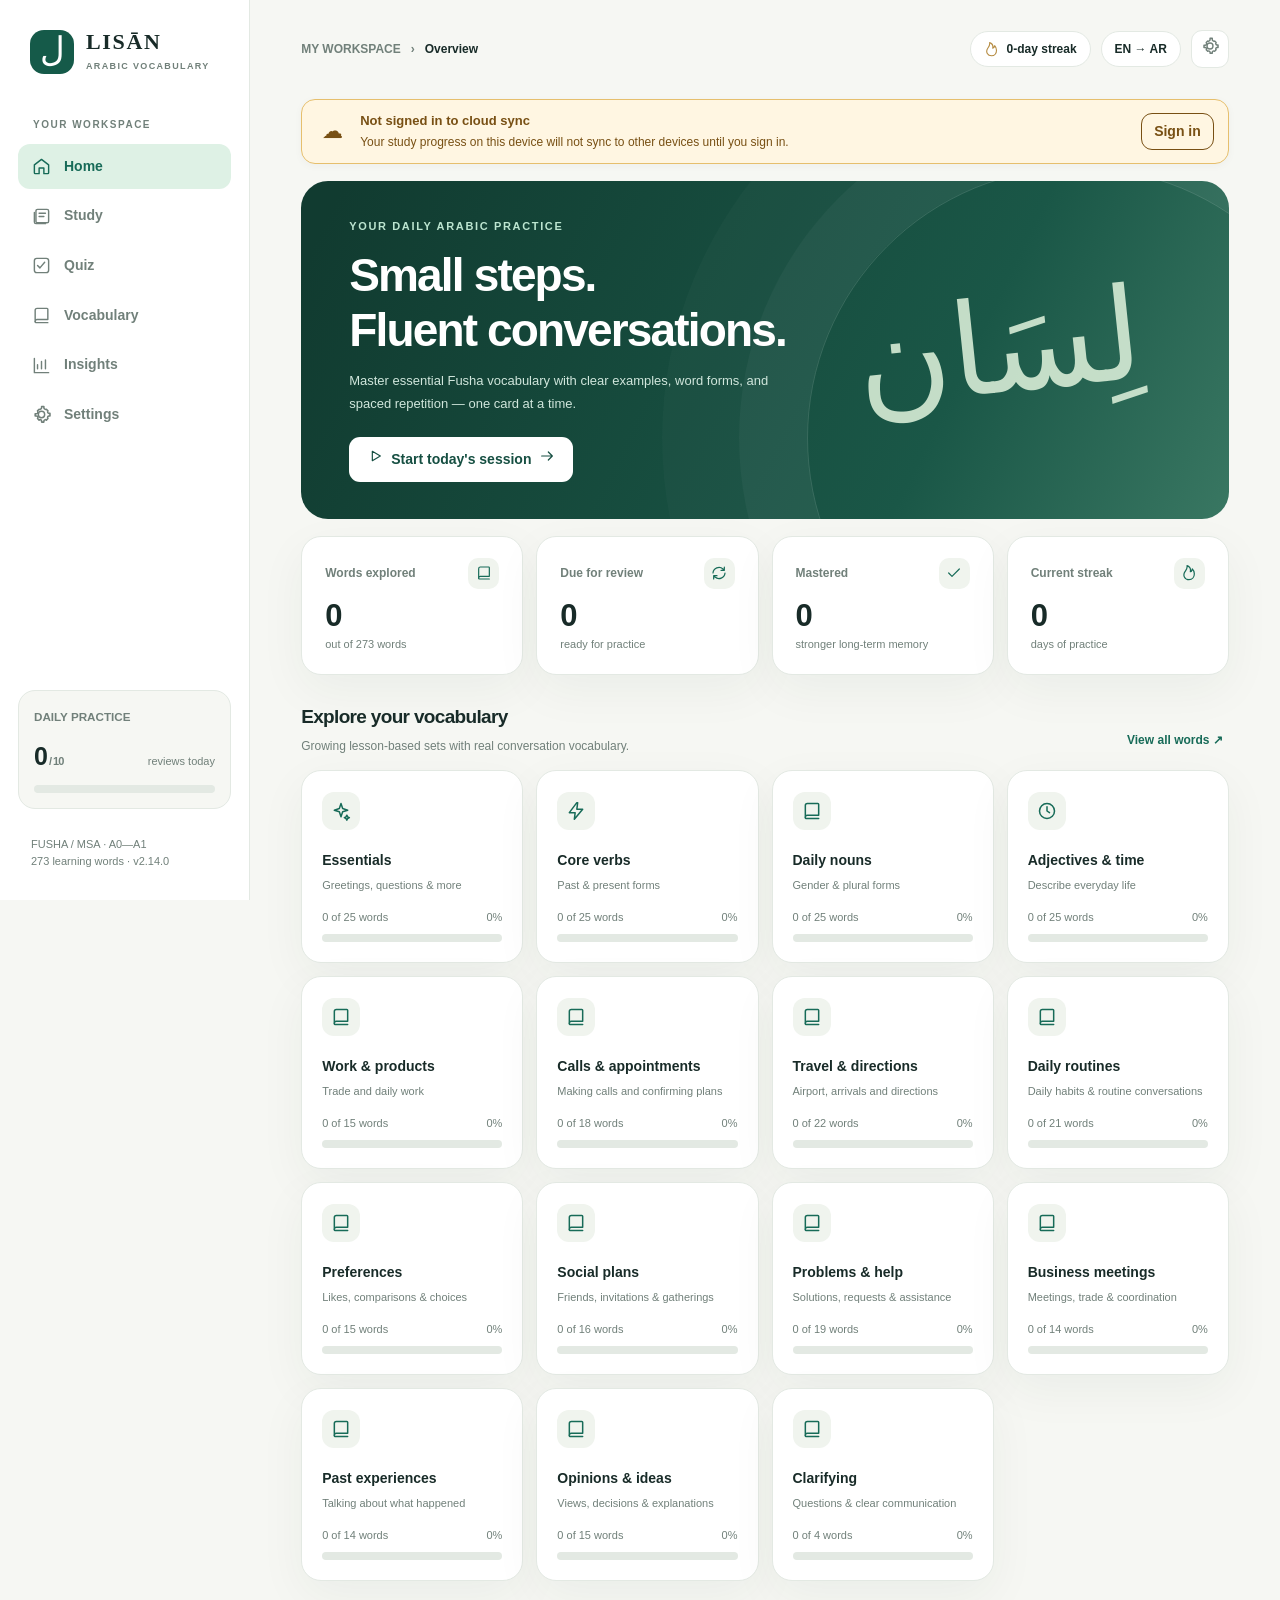
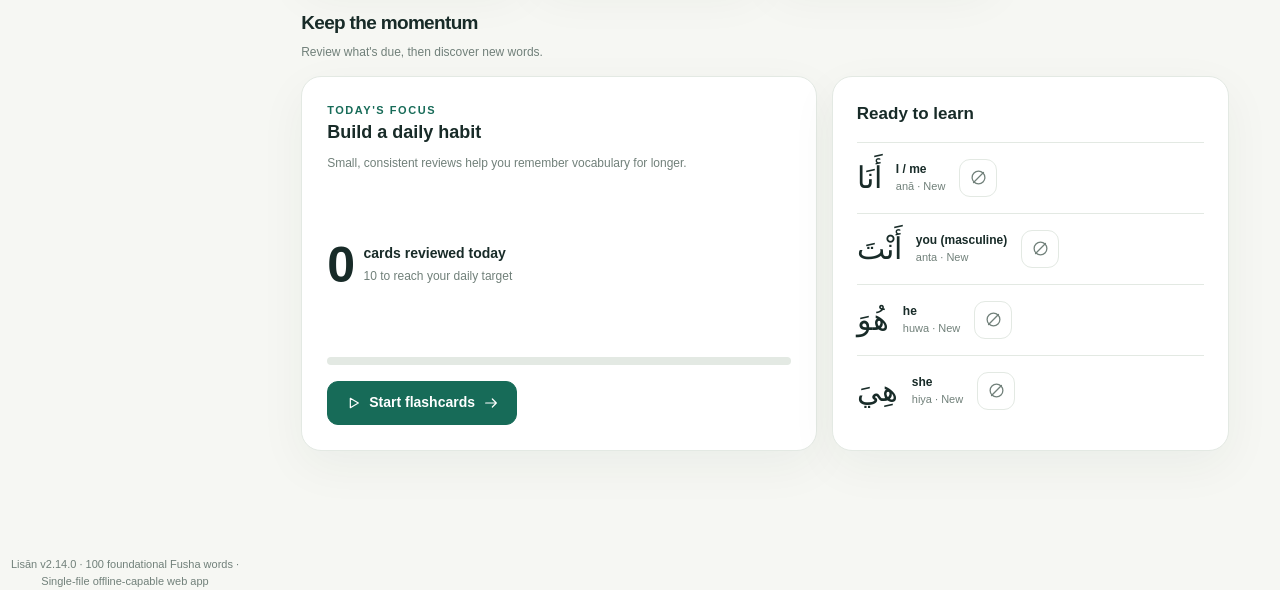
<file: index.html>
<!doctype html>
<html lang="en">
<head>
<meta charset="utf-8"><meta name="viewport" content="width=device-width,initial-scale=1,viewport-fit=cover"><meta name="theme-color" content="#f7f8f4"><title>LISĀN — Arabic Vocabulary Studio</title>
<meta name="apple-mobile-web-app-capable" content="yes">
<meta name="apple-mobile-web-app-status-bar-style" content="default">
<meta name="apple-mobile-web-app-title" content="LISĀN">
<link rel="apple-touch-icon" sizes="180x180" href="/apple-touch-icon.png?v=2.11.1">
<link rel="icon" type="image/png" sizes="32x32" href="/favicon-32.png?v=2.11.1">
<link rel="manifest" href="/manifest.webmanifest?v=2.11.1">
<style>
:root{--bg:#f6f7f3;--surface:#fff;--surface-2:#f0f4ee;--text:#182b28;--muted:#71807a;--border:#e3e9e3;--green:#176b58;--green-2:#0f5145;--mint:#def1e5;--gold:#b68c42;--gold-soft:#fff5df;--red:#b85450;--red-soft:#fff0ed;--shadow:0 15px 48px rgba(29,53,43,.05);--radius:20px}
[data-theme=dark]{--bg:#111d1a;--surface:#1c2b26;--surface-2:#263b33;--text:#eff8f1;--muted:#a1b3aa;--border:#35483d;--green:#7adab5;--green-2:#60bb99;--mint:#2a5445;--gold:#ecc47a;--gold-soft:#524329;--red:#ffa59e;--red-soft:#553633;--shadow:0 12px 35px rgba(0,0,0,.1)}
*{box-sizing:border-box}html{scroll-behavior:smooth}body{margin:0;color:var(--text);background:var(--bg);font-family:-apple-system,BlinkMacSystemFont,"Segoe UI","Hiragino Sans","Noto Sans JP",sans-serif;font-size:14px;line-height:1.55;-webkit-font-smoothing:antialiased}button,input,select{font:inherit}button{cursor:pointer}button:disabled{cursor:not-allowed;opacity:.58}button:focus-visible,input:focus-visible,select:focus-visible{outline:3px solid #65c2a1;outline-offset:3px}::selection{background:#a9dfc7;color:#073c30}.hidden{display:none!important}.arabic{font-family:"Geeza Pro","Noto Naskh Arabic","Traditional Arabic","Amiri",serif;direction:rtl;unicode-bidi:isolate;line-height:1.8;letter-spacing:0;font-weight:500;overflow-wrap:anywhere}.arabic.large{font-size:calc(48px * var(--ar-scale,1))}.arabic.medium{font-size:calc(33px * var(--ar-scale,1))}.arabic.small{font-size:calc(27px * var(--ar-scale,1))}.mono{font-variant-numeric:tabular-nums}.app{min-height:100vh;display:grid;grid-template-columns:250px minmax(0,1fr)}.sidebar{border-right:1px solid var(--border);background:var(--surface);min-height:100vh;position:sticky;top:0;height:100vh;display:flex;flex-direction:column;padding:30px 18px 20px}.logo{display:flex;align-items:center;gap:12px;padding:0 12px 29px}.logo-mark{height:44px;width:44px;flex:0 0 44px;border-radius:14px;background:#155a49;color:#fff;display:grid;place-items:center;font:normal 34px/1 Georgia,serif;padding-bottom:5px}.logo-name{font:800 22px/1.1 Georgia,serif;letter-spacing:.075em}.logo-sub{font-size:9px;color:var(--muted);letter-spacing:.15em;font-weight:800;margin-top:5px}.side-caption{color:var(--muted);font-size:10px;letter-spacing:.15em;font-weight:800;padding:0 15px;margin:14px 0 11px}.side-nav{display:grid;gap:4px}.nav-link{display:flex;align-items:center;gap:13px;width:100%;border:0;background:transparent;border-radius:12px;text-align:left;padding:12px 14px;color:var(--muted);font-weight:700}.nav-link svg{width:19px;height:19px}.nav-link.active{background:var(--mint);color:var(--green)}.nav-link:hover:not(.active){color:var(--text);background:var(--surface-2)}.nav-count{margin-left:auto;background:var(--green);color:var(--surface);font-size:10px;padding:3px 7px;border-radius:7px}.sidebar-bottom{margin-top:auto}.side-goal{border:1px solid var(--border);border-radius:17px;padding:15px;background:var(--bg);margin-bottom:17px}.side-goal small{color:var(--muted);font-weight:700}.side-goal .goal-numbers{display:flex;align-items:baseline;justify-content:space-between;margin:9px 0}.side-goal strong{font-size:25px;letter-spacing:-.04em}.side-goal span{color:var(--muted);font-size:11px}.rail{height:8px;background:var(--border);border-radius:999px;overflow:hidden}.rail>span{height:100%;display:block;background:#50a785;transition:width .28s;border-radius:999px}.side-footer{font-size:11px;color:var(--muted);padding:10px 13px}.main{min-width:0}.container{max-width:1370px;margin:0 auto;padding:30px clamp(20px,4vw,64px) 80px}.topbar{display:flex;align-items:center;justify-content:space-between;gap:16px;margin:0 0 31px}.crumb{display:flex;align-items:center;gap:10px;font-size:12px;color:var(--muted);font-weight:700}.crumb b{color:var(--text)}.top-actions{display:flex;align-items:center;gap:10px}.top-chip{display:flex;align-items:center;gap:8px;background:var(--surface);border:1px solid var(--border);padding:8px 13px;border-radius:99px;font-size:12px;font-weight:750}.top-chip svg{color:var(--gold)}.icon-button{border:1px solid var(--border);background:var(--surface);border-radius:11px;width:38px;height:38px;display:inline-grid;place-items:center;color:var(--muted);padding:0}.icon-button:hover{color:var(--green);border-color:var(--green)}.icon-button.filled{color:var(--gold);background:var(--gold-soft)}svg{flex-shrink:0}.mobile-brand,.mobile-tabs{display:none}.kicker{font-weight:850;color:var(--green);text-transform:uppercase;letter-spacing:.14em;font-size:11px}.page-title{font-size:clamp(28px,3vw,38px);line-height:1.2;letter-spacing:-.045em;margin:8px 0 7px;font-weight:800}.subtitle{color:var(--muted);font-size:13px;margin:0 0 24px}.section-heading{display:flex;align-items:flex-end;justify-content:space-between;gap:15px;margin:27px 0 15px}.section-heading h2{font-size:19px;letter-spacing:-.035em;margin:0}.section-heading p{color:var(--muted);font-size:12px;margin:5px 0 0}.text-link{color:var(--green);background:none;border:0;font-weight:800;font-size:12px;padding:6px}.card{border:1px solid var(--border);background:var(--surface);border-radius:var(--radius);box-shadow:var(--shadow)}.btn{min-height:43px;display:inline-flex;align-items:center;justify-content:center;gap:8px;background:var(--surface);border:1px solid var(--border);padding:10px 17px;border-radius:11px;font-weight:750;color:var(--text);white-space:nowrap}.btn:hover:not(:disabled){border-color:var(--green)}.btn.primary{background:#176b58;border-color:#176b58;color:white}.btn.primary:hover{background:#0d5848}.btn.soft{background:var(--mint);border-color:transparent;color:var(--green)}.btn.red{background:var(--red-soft);border-color:transparent;color:var(--red)}.btn.ghost{border-color:transparent;background:transparent;color:var(--muted)}.btn.full{width:100%}.btn svg{width:16px;height:16px}.hero{min-height:272px;border-radius:27px;background:linear-gradient(116deg,#113b30 4%,#1a5747 69%,#397762);position:relative;overflow:hidden;color:white;display:flex;align-items:center;justify-content:space-between;gap:16px;padding:37px clamp(25px,4vw,48px)}.hero::before{content:"";position:absolute;inset:auto -120px -190px auto;width:540px;height:540px;border:1px solid rgba(255,255,255,.14);border-radius:50%;box-shadow:0 0 0 68px rgba(255,255,255,.035),0 0 0 145px rgba(255,255,255,.02);pointer-events:none}.hero-content{max-width:560px;position:relative;z-index:1}.hero-eyebrow{font-size:11px;color:#bce5d0;letter-spacing:.15em;font-weight:800}.hero h1{font-size:clamp(30px,3.6vw,46px);line-height:1.18;letter-spacing:-.04em;margin:13px 0}.hero p{color:#d0e6dc;line-height:1.75;max-width:460px;margin:0 0 22px;font-size:13px}.hero .btn{background:white;color:#164f42;border-color:transparent}.hero-ornament{position:relative;z-index:1;font-size:clamp(86px,10vw,154px);font-family:"Geeza Pro",serif;color:#d3e9d3;opacity:.92;line-height:1.4;white-space:nowrap;transform:rotate(-6deg);margin-right:3vw}.stats-grid{display:grid;grid-template-columns:repeat(4,minmax(0,1fr));gap:13px;margin-top:17px}.metric{padding:21px 23px}.metric-head{display:flex;justify-content:space-between;align-items:center}.metric-head small{color:var(--muted);font-size:12px;font-weight:650}.metric-icon{height:31px;width:31px;display:grid;place-items:center;border-radius:10px;background:var(--surface-2);color:var(--green)}.metric-value{font-size:31px;font-weight:820;line-height:1.2;margin:8px 0 2px;letter-spacing:-.045em}.metric-foot{font-size:11px;color:var(--muted)}.pack-grid{display:grid;grid-template-columns:repeat(4,minmax(0,1fr));gap:13px}.pack-card{padding:20px;text-align:left;color:var(--text);transition:transform .15s,border .15s;min-height:193px}.pack-card:hover{transform:translateY(-2px);border-color:var(--green)}.pack-icon{width:38px;height:38px;display:grid;place-items:center;background:var(--surface-2);color:var(--green);border-radius:12px;margin-bottom:20px}.pack-name{font-size:14px;font-weight:800}.pack-desc{font-size:11px;color:var(--muted);margin:5px 0 15px;min-height:16px}.pack-count{font-size:11px;display:flex;justify-content:space-between;color:var(--muted);margin-bottom:8px}.two-grid{display:grid;grid-template-columns:1.13fr .87fr;gap:15px}.today-panel{padding:25px;display:flex;flex-direction:column;justify-content:space-between;gap:22px}.today-panel h3{font-size:18px;margin:0 0 7px}.today-panel p{font-size:12px;color:var(--muted);margin:0}.today-strip{display:flex;gap:12px;align-items:center}.today-number{font-size:50px;font-weight:850;letter-spacing:-.07em;line-height:1}.today-strip small{font-size:12px;color:var(--muted)}.recent-panel{padding:24px}.recent-panel h3{font-size:17px;margin:0 0 14px}.recent-word{display:flex;align-items:center;gap:14px;border-top:1px solid var(--border);padding:11px 0}.recent-word .arabic{font-size:30px;line-height:1.6;min-width:110px;max-width:45%}.recent-word strong{display:block;font-size:12px}.recent-word small{display:block;color:var(--muted);font-size:11px}.recent-word .play{margin-left:auto}.toolbar{display:flex;align-items:center;gap:9px;flex-wrap:wrap;margin:14px 0 19px}.field,.select{border:1px solid var(--border);border-radius:11px;background:var(--surface);color:var(--text);min-height:43px;padding:9px 13px;outline:none;max-width:100%}.field:focus,.select:focus{border-color:var(--green)}.searchbox{flex:1;min-width:230px;position:relative}.searchbox input{padding-left:39px;width:100%}.searchbox svg{position:absolute;left:12px;top:13px;color:var(--muted)}.pill-tabs{display:inline-flex;flex-wrap:wrap;gap:4px;border:1px solid var(--border);background:var(--surface);border-radius:12px;padding:4px}.pill-tabs button{border:0;background:none;color:var(--muted);border-radius:8px;padding:8px 14px;font-size:12px;font-weight:760}.pill-tabs button.selected{background:var(--mint);color:var(--green)}.word-grid{display:grid;grid-template-columns:repeat(2,minmax(0,1fr));gap:13px}.word-card{padding:22px;min-width:0}.word-card-top{display:flex;align-items:center;justify-content:space-between}.tag{background:var(--surface-2);color:var(--muted);border-radius:7px;padding:5px 8px;letter-spacing:.02em;font-size:10px;font-weight:800}.tag.due{background:var(--gold-soft);color:var(--gold)}.tag.mastered{background:var(--mint);color:var(--green)}.word-card-body{margin:8px 0 13px}.word-card-body .arabic{font-size:calc(43px * var(--ar-scale,1));line-height:1.55}.roman{font-size:12px;color:var(--muted);letter-spacing:.01em}.word-translation{font-size:15px;font-weight:800;margin:8px 0 12px}.word-example{background:var(--bg);border-radius:12px;padding:10px 13px;margin:12px 0 15px}.word-example .arabic{font-size:calc(28px * var(--ar-scale,1));line-height:1.65}.word-example small{color:var(--muted);font-size:11px;display:block;line-height:1.55}.word-footer{display:flex;align-items:center;justify-content:space-between;gap:6px}.word-footer .btn{min-height:34px;padding:6px 10px;font-size:11px}.word-actions{display:flex;gap:5px}.word-actions .icon-button{height:34px;width:34px}.study-area{max-width:820px;margin:0 auto}.study-options{display:flex;gap:11px;flex-wrap:wrap;margin:16px 0 18px}.study-options label{font-size:11px;color:var(--muted);font-weight:800;display:flex;align-items:center;gap:8px}.study-options .select{min-height:40px}.study-progress{margin-bottom:16px}.study-progress-top{display:flex;justify-content:space-between;align-items:center;margin-bottom:8px;font-size:11px;font-weight:800;color:var(--muted)}.flashcard{min-height:412px;position:relative;padding:26px 34px;display:flex;flex-direction:column;align-items:stretch;text-align:center;overflow:hidden}.flash-top{display:flex;align-items:center;justify-content:space-between;gap:12px;font-size:11px;color:var(--muted);font-weight:800}.flash-stage{flex:1;display:flex;align-items:center;justify-content:center;flex-direction:column;padding:42px 10px 30px}.flash-question{font-size:clamp(26px,3vw,37px);line-height:1.4;letter-spacing:-.025em;font-weight:800}.flash-question.arabic{font-size:calc(70px * var(--ar-scale,1));line-height:1.5;font-weight:500}.flash-prompt{color:var(--muted);font-size:12px;margin-top:13px}.flash-answer{border-top:1px solid var(--border);padding:22px 0 4px}.flash-answer .arabic{font-size:calc(49px * var(--ar-scale,1));line-height:1.5}.flash-answer .translation{font-size:19px;font-weight:800;margin:0 0 5px}.flash-answer .example{border-radius:11px;background:var(--bg);padding:11px;margin:17px 0}.flash-answer .example .arabic{font-size:calc(30px * var(--ar-scale,1));line-height:1.6}.flash-answer .example small{display:block;font-size:12px;color:var(--muted)}.flash-answer .forms-hint{font-size:11px;color:var(--muted);line-height:1.65}.study-buttons{display:grid;grid-template-columns:repeat(4,minmax(0,1fr));gap:9px;margin-top:13px}.grade-btn{background:var(--surface);border:1px solid var(--border);border-radius:12px;min-height:70px;font-weight:800;color:var(--text);font-size:13px}.grade-btn small{display:block;color:var(--muted);font-size:10px;margin-top:4px;font-weight:650}.grade-btn.again{color:var(--red);background:var(--red-soft);border-color:transparent}.grade-btn.easy{color:var(--green);background:var(--mint);border-color:transparent}.study-hint{text-align:center;font-size:12px;color:var(--muted);margin-top:17px}.session-end{text-align:center;padding:50px 24px}.session-end h2{font-size:28px;margin:10px 0}.session-end p{color:var(--muted)}.quiz-wrap{max-width:810px;margin:0 auto}.quiz-card{padding:30px;min-height:390px}.quiz-prompt{font-weight:800;font-size:11px;color:var(--green);letter-spacing:.08em}.quiz-word{font-size:clamp(26px,3vw,34px);font-weight:800;text-align:center;margin:36px 0 27px}.quiz-word.arabic{font-size:calc(70px * var(--ar-scale,1));line-height:1.5;font-weight:500}.quiz-grid{display:grid;grid-template-columns:repeat(2,minmax(0,1fr));gap:10px}.quiz-choice{min-height:84px;padding:13px;background:var(--surface);border:1px solid var(--border);border-radius:13px;font-weight:750;color:var(--text);word-break:break-word}.quiz-choice .arabic{font-size:calc(35px * var(--ar-scale,1));line-height:1.55;display:block}.quiz-choice:hover:not(:disabled){border-color:var(--green)}.quiz-choice.correct{background:var(--mint);border-color:var(--green)}.quiz-choice.incorrect{background:var(--red-soft);border-color:var(--red)}.quiz-feedback{padding:16px;border-radius:13px;background:var(--surface-2);margin-top:17px}.quiz-feedback p{margin:4px 0;color:var(--muted);font-size:12px}.empty{text-align:center;border:1px dashed var(--border);border-radius:18px;background:var(--surface);padding:40px 22px;color:var(--muted)}.empty strong{color:var(--text)}.insights-grid{display:grid;grid-template-columns:1fr 1fr;gap:16px}.insight-card{padding:25px}.insight-card h3{font-size:16px;margin:0 0 13px}.insight-card p{font-size:12px;color:var(--muted)}.bar-chart{height:195px;display:flex;gap:8px;align-items:end;margin-top:12px;padding-bottom:24px;position:relative}.bar-col{flex:1;position:relative;display:flex;align-items:flex-end;justify-content:center;height:100%}.bar-shape{background:var(--mint);border-radius:7px 7px 3px 3px;min-height:3px;width:72%;max-width:42px}.bar-col small{position:absolute;bottom:-23px;color:var(--muted);font-size:10px}.bar-col em{font-style:normal;position:absolute;bottom:calc(100% + 3px);font-size:10px;font-weight:800;color:var(--text)}.breakdown{display:grid;gap:16px}.breakdown-item div{display:flex;justify-content:space-between;font-size:12px;margin-bottom:6px}.breakdown-item span{color:var(--muted)}.settings-grid{display:grid;grid-template-columns:1fr 1fr;gap:16px}.settings-panel{padding:26px}.settings-panel h3{margin:0 0 15px;font-size:17px}.settings-panel p{font-size:12px;color:var(--muted);margin:0 0 16px}.setting-row{display:flex;align-items:center;justify-content:space-between;gap:14px;border-top:1px solid var(--border);padding:17px 0}.setting-row strong{font-size:13px}.setting-row small{font-size:11px;color:var(--muted);display:block;max-width:270px}.setting-row select{max-width:175px}.settings-panel .btn{margin:4px 6px 6px 0}.overlay{position:fixed;inset:0;z-index:70;background:rgba(7,24,18,.48);backdrop-filter:blur(5px);display:grid;place-items:center;padding:16px}.modal{background:var(--surface);color:var(--text);border:1px solid var(--border);width:min(640px,100%);max-height:min(92vh,950px);overflow:auto;border-radius:22px;box-shadow:0 26px 80px rgba(0,0,0,.19);padding:28px}.modal-head{display:flex;justify-content:space-between;align-items:center;margin-bottom:16px}.modal-head .kicker{margin:0}.modal-arabic{font-size:calc(72px * var(--ar-scale,1));line-height:1.55}.modal-trans{font-size:22px;font-weight:800}.modal-label{color:var(--muted);font-size:11px;text-transform:uppercase;letter-spacing:.09em;font-weight:800;margin-top:20px}.form-grid{display:grid;grid-template-columns:repeat(2,minmax(0,1fr));gap:9px;margin:12px 0}.form-box{border:1px solid var(--border);background:var(--bg);padding:10px 12px;border-radius:11px;min-width:0}.form-box small{display:block;color:var(--muted);font-size:10px;font-weight:700}.form-box .arabic{font-size:calc(28px * var(--ar-scale,1));line-height:1.65}.modal-example{background:var(--bg);border-radius:13px;padding:16px;margin:12px 0}.modal-example .arabic{font-size:calc(36px * var(--ar-scale,1));line-height:1.6}.modal-example small{display:block;color:var(--muted)}.modal-notes{color:var(--muted);font-size:12px;line-height:1.8}.modal-foot{display:flex;gap:9px;flex-wrap:wrap;border-top:1px solid var(--border);padding-top:17px;margin-top:22px}.toast{position:fixed;z-index:150;bottom:30px;left:50%;transform:translateX(-50%);background:#1a352d;color:white;box-shadow:0 10px 35px rgba(0,0,0,.15);padding:12px 19px;border-radius:12px;font-size:12px;font-weight:750;pointer-events:none}.kbd{border:1px solid var(--border);background:var(--bg);padding:2px 6px;border-radius:5px;font-size:11px}.footer-note{color:var(--muted);font-size:11px;margin-top:25px;text-align:center}.quiz-config{padding-bottom:10px}.mobile-only{display:none}
@media(max-width:1150px){.app{grid-template-columns:214px minmax(0,1fr)}.sidebar{padding:24px 10px 16px}.container{padding:25px 22px 70px}.stats-grid{gap:9px}.metric{padding:18px}.pack-grid{grid-template-columns:repeat(2,1fr)}.pack-card{min-height:160px}.hero-ornament{font-size:105px}}
@media(max-width:760px){.app{display:block}.sidebar{display:none}.container{padding:18px 16px calc(102px + env(safe-area-inset-bottom))}.topbar{margin-bottom:19px}.top-actions .top-chip{font-size:11px;padding:7px 10px}.top-actions .top-chip.streak{display:none}.mobile-brand{display:flex;align-items:center;gap:9px}.mobile-brand .logo-mark{width:36px;height:36px;flex-basis:36px;border-radius:10px;font-size:28px}.mobile-brand .logo-name{font-size:17px}.topbar .crumb{display:none}.hero{padding:27px 23px;min-height:265px;border-radius:22px}.hero-ornament{position:absolute;right:-1px;top:6px;opacity:.17;font-size:130px}.hero-content{z-index:1}.hero h1{font-size:33px}.hero p{font-size:12px;max-width:300px}.stats-grid{grid-template-columns:repeat(2,minmax(0,1fr));gap:10px}.metric{padding:16px 18px}.metric-value{font-size:27px}.metric-head small{font-size:11px}.metric-icon{height:27px;width:27px}.pack-grid{grid-template-columns:repeat(2,minmax(0,1fr));gap:10px}.pack-card{padding:16px;min-height:164px}.pack-icon{margin-bottom:13px}.pack-name{font-size:12px}.pack-desc{font-size:10px}.two-grid,.insights-grid,.settings-grid,.word-grid{grid-template-columns:1fr}.section-heading{margin:25px 0 13px}.today-panel,.recent-panel,.insight-card,.settings-panel{padding:20px}.mobile-tabs{position:fixed;bottom:0;left:0;right:0;display:flex;align-items:stretch;justify-content:space-around;background:var(--surface);border-top:1px solid var(--border);z-index:50;padding:8px 5px calc(7px + env(safe-area-inset-bottom));box-shadow:0 -5px 30px rgba(0,0,0,.035)}.mobile-tabs button{border:0;background:transparent;color:var(--muted);font-size:10px;font-weight:750;display:flex;flex-direction:column;align-items:center;justify-content:center;gap:4px;padding:4px 8px;min-width:51px;border-radius:9px}.mobile-tabs button.active{color:var(--green)}.mobile-tabs svg{height:20px;width:20px}.word-card{padding:20px}.flashcard{min-height:350px;padding:21px 18px}.flash-stage{padding:37px 8px 24px}.flash-question.arabic{font-size:calc(64px * var(--ar-scale,1))}.flash-answer .arabic{font-size:calc(47px * var(--ar-scale,1))}.study-options{gap:8px}.study-options label{display:block;flex:1 1 45%}.study-options label select{display:block;width:100%;margin-top:5px}.study-buttons{gap:5px}.grade-btn{font-size:11px;min-height:63px;padding:6px 3px}.grade-btn small{font-size:9px}.quiz-card{padding:21px}.quiz-choice{min-height:80px;padding:8px}.quiz-choice .arabic{font-size:calc(29px * var(--ar-scale,1))}.modal{padding:20px 18px;max-height:91dvh}.modal-arabic{font-size:calc(62px * var(--ar-scale,1))}.mobile-only{display:initial}.toast{bottom:90px;width:max-content;max-width:90%}}
@media(max-width:380px){.hero h1{font-size:30px}.pill-tabs button{padding:7px 10px}.quiz-grid{gap:7px}.stats-grid .metric{padding:14px}.tag{font-size:9px}}
@media(prefers-reduced-motion:reduce){*{scroll-behavior:auto!important;transition:none!important;animation:none!important}}

/* LISĀN v2.5.0: fixed action docks, readable on iPhone and desktop */
#page-study{padding-bottom:142px}#page-quiz{padding-bottom:310px}
.study-buttons,.study-reveal-dock{position:fixed;z-index:39;bottom:0;left:250px;right:0;margin:0;padding:15px max(20px,calc((100% - 820px)/2)) calc(15px + env(safe-area-inset-bottom));background:var(--surface);border-top:1px solid var(--border);box-shadow:0 -12px 40px rgba(13,51,38,.09);display:grid;grid-template-columns:repeat(4,minmax(0,1fr));gap:10px}
.study-reveal-dock{grid-template-columns:1fr}.study-buttons .grade-btn{min-height:62px}.study-reveal-dock .btn{min-height:52px}
.quiz-dock{position:fixed;z-index:39;bottom:0;left:250px;right:0;background:var(--surface);border-top:1px solid var(--border);box-shadow:0 -12px 40px rgba(13,51,38,.09);padding:14px max(20px,calc((100% - 810px)/2)) calc(15px + env(safe-area-inset-bottom))}
.quiz-dock .quiz-grid{display:grid;grid-template-columns:repeat(2,minmax(0,1fr));gap:9px}.quiz-dock .quiz-choice{min-height:68px}.quiz-dock .quiz-choice .arabic{font-size:calc(31px * var(--ar-scale,1))}
.quiz-next-row{margin-top:10px;display:flex;align-items:center;gap:12px;justify-content:space-between}.quiz-next-row .btn{min-height:43px}.quiz-next-row small{color:var(--muted);font-weight:700}
.quiz-card{min-height:260px}.quiz-card .quiz-word{margin:36px 0 22px}.quiz-card .quiz-feedback{margin-top:22px}.study-area:has(.study-buttons) .flashcard{margin-bottom:12px}
.srs-note{background:var(--surface-2);border:1px solid var(--border);border-radius:12px;padding:13px 15px;color:var(--muted);font-size:12px;line-height:1.7;margin-top:13px}
.srs-settings{margin-top:10px}.srs-settings .setting-row{padding:11px 0}.srs-settings .setting-row select{min-width:113px}.srs-preview{margin-top:14px;padding:16px;border-radius:14px;background:var(--mint);color:var(--green);font-weight:750;font-size:12px;line-height:1.7}
.audio-status{display:flex;align-items:flex-start;gap:9px;margin-top:13px;padding:13px;border:1px solid var(--border);border-radius:12px;background:var(--surface-2);color:var(--muted);font-size:12px;line-height:1.6}
.audio-status::before{content:'●';font-size:10px;color:var(--gold);padding-top:3px}.audio-status[data-status='playing']::before,.audio-status[data-status='ready']::before{color:var(--green)}.audio-status[data-status='error']::before{color:var(--red)}
@media(max-width:1150px) and (min-width:761px){.study-buttons,.study-reveal-dock,.quiz-dock{left:214px}}
@media(max-width:760px){#page-study{padding-bottom:145px}#page-quiz{padding-bottom:315px}.study-buttons,.study-reveal-dock,.quiz-dock{left:0;right:0;bottom:calc(65px + env(safe-area-inset-bottom));padding:10px 13px 11px}.study-buttons{gap:6px}.study-buttons .grade-btn{min-height:60px;font-size:12px}.study-buttons .grade-btn small{font-size:10px}.study-reveal-dock .btn{min-height:47px}.quiz-dock .quiz-grid{gap:7px}.quiz-dock .quiz-choice{min-height:72px;padding:7px 8px;font-size:12px}.quiz-dock .quiz-choice .arabic{font-size:calc(29px * var(--ar-scale,1));line-height:1.45}.quiz-next-row .btn{min-height:40px}.quiz-card{min-height:245px}.settings-panel{padding:20px}.setting-row select{max-width:145px}.srs-settings .setting-row select{min-width:100px}}
@media(max-width:390px){.study-buttons,.study-reveal-dock,.quiz-dock{bottom:calc(63px + env(safe-area-inset-bottom))}.quiz-dock .quiz-choice{min-height:70px;font-size:11px}.quiz-dock .quiz-choice .arabic{font-size:calc(26px * var(--ar-scale,1))}.setting-row small{max-width:175px}}
@media(max-height:620px) and (min-width:761px){.quiz-dock .quiz-choice{min-height:55px}.quiz-dock{padding-top:8px;padding-bottom:8px}.quiz-card{min-height:200px}}
/* LISĀN v2.4: compact expandable study and quiz settings */
.filter-collapse{margin:14px 0 18px;background:var(--surface);border:1px solid var(--border);border-radius:16px;overflow:hidden}
.filter-collapse>summary{list-style:none;display:flex;align-items:center;justify-content:space-between;gap:14px;cursor:pointer;padding:13px 17px;min-height:66px;user-select:none}
.filter-collapse>summary::-webkit-details-marker{display:none}
.filter-collapse>summary:focus-visible{outline:3px solid #65c2a1;outline-offset:-3px;border-radius:14px}
.filter-summary-title{display:flex;flex-direction:column;gap:1px;font-weight:850;font-size:13px;color:var(--text)}
.filter-summary-title small{font-size:11px;color:var(--muted);font-weight:600}
.filter-summary-side{display:flex;align-items:center;gap:10px;max-width:52%}
.filter-state{font-size:10px;font-weight:750;color:var(--green);text-align:right;line-height:1.3;overflow:hidden;text-overflow:ellipsis;display:-webkit-box;-webkit-line-clamp:2;-webkit-box-orient:vertical}
.filter-arrow{display:block;width:10px;height:10px;border-right:2px solid var(--muted);border-bottom:2px solid var(--muted);transform:rotate(45deg);transition:transform .2s;flex-shrink:0;margin-top:-5px}
.filter-collapse[open] .filter-arrow{transform:rotate(225deg);margin-top:6px}
.filter-collapse[open] .filter-state{display:none}
.filter-collapse .study-options,.filter-collapse .quiz-config{margin:0;padding:14px 17px 17px;border-top:1px solid var(--border);background:var(--surface)}
.filter-collapse .study-options label,.filter-collapse .quiz-config label{display:flex;flex:1 1 155px;flex-direction:column;align-items:stretch;gap:6px;font-size:11px!important;min-width:0;color:var(--muted);font-weight:750}
.filter-collapse .study-options .select,.filter-collapse .quiz-config .select{width:100%;max-width:none;min-height:44px}
.filter-collapse .quiz-config>.btn{min-height:43px}
.audio-actions{display:flex;flex-wrap:wrap;gap:7px}.audio-actions .btn{margin:4px 0!important;min-height:44px}
.audio-help{margin:12px 0 0!important;padding:12px;border-radius:12px;background:var(--surface-2);font-size:11px!important;line-height:1.7}
/* Tap spoken text instead of using a separate volume icon. */
.tap-speech{appearance:none;display:inline-block;max-width:100%;padding:0;margin:0;background:transparent;border:0;border-radius:5px;color:inherit;font:inherit;line-height:inherit;text-align:inherit;vertical-align:baseline;cursor:pointer;-webkit-tap-highlight-color:transparent}
.tap-speech .arabic{color:inherit}.modal-example>.tap-speech>.arabic{font-size:calc(33px * var(--ar-scale,1))}
.tap-speech:hover{color:var(--green)}
.tap-speech:active{opacity:.72}
.tap-speech:focus-visible{outline:2px solid var(--green);outline-offset:5px}
.icon-button.excluded{border-color:var(--red);background:var(--red-soft);color:var(--red)}
@media(max-width:760px){.filter-collapse{margin:10px 0 17px}.filter-collapse>summary{padding:12px 14px;min-height:60px}.filter-summary-side{max-width:43%}.filter-collapse .study-options,.filter-collapse .quiz-config{padding:12px 14px 14px;gap:9px}.filter-collapse .quiz-config>.btn{width:100%}.filter-collapse .study-options label,.filter-collapse .quiz-config label{flex:1 1 45%}.filter-collapse .study-options label:last-child,.filter-collapse .quiz-config label:last-of-type{flex-basis:100%}}


/* LISĀN v2.5: multilingual practice and stable answer frames */
.locale-toggle{appearance:none;min-height:36px;padding:6px 10px;background:var(--surface-2);color:var(--green);border:1px solid var(--border);border-radius:11px;font-size:11px;font-weight:850;white-space:nowrap;line-height:1.2;touch-action:manipulation}
.locale-toggle:hover{border-color:var(--green)}.locale-toggle:focus-visible{outline:3px solid var(--green);outline-offset:2px}
.flash-actions{display:flex;align-items:center;gap:5px}
#page-quiz{position:relative}#page-quiz .quiz-locale-top{position:absolute;right:0;top:0;z-index:3}#page-quiz h1.page-title{padding-right:90px}
.tag.source-lesson{color:var(--green);background:var(--mint);margin-left:3px}.tag.source-school{color:var(--red);background:var(--red-soft);margin-left:3px}
.word-card-top>div:first-child{display:flex;flex-wrap:wrap;gap:4px;align-items:center}
.quiz-dock .quiz-choice{border:1px solid var(--border);outline:none;box-shadow:none;-webkit-appearance:none;appearance:none;opacity:1}
.quiz-dock .quiz-choice:not(.correct):not(.incorrect){border-color:var(--border)}
.quiz-dock .quiz-choice.correct{border-color:var(--green)}.quiz-dock .quiz-choice.incorrect{border-color:var(--red)}
.quiz-dock .quiz-choice:focus-visible{outline:3px solid var(--green);outline-offset:2px}
.quiz-dock .quiz-choice:disabled{opacity:1}
@media(max-width:760px){.flash-actions{gap:3px}.locale-toggle{min-height:34px;padding:5px 8px;font-size:10px}#page-quiz .quiz-locale-top{right:2px;top:2px}.tag.source-lesson,.tag.source-school{margin-left:0}}

/* v2.5.1: prevent cramped flashcard header and touch-focus answer borders */
.flash-top>span{min-width:0;overflow-wrap:anywhere}
.flash-actions{flex-shrink:0}
@media(max-width:760px){.flash-top{gap:6px}.flash-top>span{font-size:10px;max-width:46%}.flash-actions .icon-button{width:36px;height:36px}}
@media(hover:none) and (pointer:coarse){.quiz-dock .quiz-choice:focus-visible{outline:none;box-shadow:none}}

/* v2.6.0 facets */
.word-facet-controls{display:grid;grid-template-columns:repeat(4,minmax(0,1fr));gap:10px;margin:2px 0 10px}.word-facet-controls label{display:flex;flex-direction:column;gap:6px;min-width:0;color:var(--muted);font-size:12px;font-weight:750}.word-facet-controls .select{width:100%;min-width:0;font-size:12px}.level-disclaimer{margin:-2px 0 17px;color:var(--muted);font-size:11px;line-height:1.5}.tag.difficulty-tag{background:var(--surface-2);color:var(--green);font-weight:800}.source-lesson{display:none!important}
@media(max-width:840px){.word-facet-controls{grid-template-columns:repeat(2,minmax(0,1fr))}}
@media(max-width:390px){.word-facet-controls .select{font-size:11px;padding-left:8px;padding-right:16px}}

/* LISĀN v2.7.0 — focused, near-fullscreen practice */
body.practice-mode{overflow:hidden}
body.practice-mode .container{height:100dvh;max-height:100dvh;min-height:0;overflow:hidden;display:flex;flex-direction:column;padding-top:12px;padding-bottom:0}
body.practice-mode .topbar{display:none}
body.practice-mode #page-study,body.practice-mode #page-quiz{display:flex;flex-direction:column;flex:1 1 auto;min-height:0;width:100%;margin:0 auto}
body.practice-mode #page-study{--practice-bottom:108px;max-width:820px;padding:0 0 var(--practice-bottom)!important}
body.practice-mode #page-quiz{--practice-bottom:242px;max-width:810px;padding:0 0 var(--practice-bottom)!important}
body.practice-mode .study-area,body.practice-mode .quiz-wrap{display:flex;flex-direction:column;flex:1 1 auto;min-height:0;max-width:none;width:100%}
body.practice-mode #studyContent,body.practice-mode #quizContent{display:flex;flex-direction:column;flex:1 1 auto;min-height:0;gap:0}
body.practice-mode .filter-collapse{flex:0 0 auto;margin:0 0 11px;border-radius:14px;max-height:min(42dvh,320px)}
body.practice-mode .filter-collapse[open]{overflow-y:auto;overscroll-behavior:contain}
body.practice-mode .filter-collapse>summary{min-height:51px;padding:9px 14px}
body.practice-mode .filter-collapse .study-options,body.practice-mode .filter-collapse .quiz-config{display:grid;grid-template-columns:repeat(3,minmax(0,1fr));gap:10px;padding:12px 14px 14px}
body.practice-mode .filter-collapse .study-options label,body.practice-mode .filter-collapse .quiz-config label{min-width:0;flex:none}
body.practice-mode .filter-collapse .quiz-config>.btn{align-self:end}
body.practice-mode .filter-summary-title small{display:none}
body.practice-mode .filter-summary-side{max-width:64%}
body.practice-mode .filter-state{-webkit-line-clamp:1}
body.practice-mode .study-progress{flex:none;margin:0 0 9px}
body.practice-mode .study-progress-top{margin-bottom:6px}
body.practice-mode .flashcard,body.practice-mode .quiz-card{flex:1 1 auto;min-height:0;max-height:100%;margin:0;overflow:hidden}
body.practice-mode .flashcard{display:flex;flex-direction:column;padding:16px 22px}
body.practice-mode .flash-top,body.practice-mode .quiz-card-top{flex:0 0 auto;display:flex;align-items:center;justify-content:space-between;gap:9px;font-size:11px;color:var(--muted);font-weight:800}
body.practice-mode .flash-top>span,body.practice-mode .quiz-card-top>span{max-width:52%;overflow:hidden;text-overflow:ellipsis;white-space:nowrap}
body.practice-mode .flash-stage{flex:1 1 auto;min-height:0;padding:8px}
body.practice-mode .flash-stage>.flash-question{max-width:100%;overflow-wrap:anywhere}
body.practice-mode .flashcard:has(.flash-answer) .flash-stage{flex:0 0 auto;max-height:29%;padding:5px 0 11px}
body.practice-mode .flashcard:has(.flash-answer) .flash-question.arabic{font-size:calc(clamp(31px,5vh,52px) * var(--ar-scale,1))}
body.practice-mode .flash-answer{flex:1 1 auto;min-height:0;overflow-y:auto;overscroll-behavior:contain;padding:10px 2px 5px}
body.practice-mode .flash-answer .arabic{font-size:calc(clamp(27px,4.5vh,43px) * var(--ar-scale,1))}
body.practice-mode .flash-answer .example{margin:9px 0;padding:9px}
body.practice-mode .flash-answer .example .arabic{font-size:calc(clamp(23px,3.2vh,32px) * var(--ar-scale,1))}
body.practice-mode .quiz-card{display:flex;flex-direction:column;padding:17px 22px;position:relative}
body.practice-mode .quiz-card-top{margin-bottom:10px}
body.practice-mode .quiz-prompt{flex:none}
body.practice-mode .quiz-word{display:flex;align-items:center;justify-content:center;flex:1 1 auto;min-height:0;margin:0!important;max-width:100%;overflow-wrap:anywhere}
body.practice-mode .quiz-card:has(.quiz-feedback) .quiz-word{flex:0 0 auto;min-height:32px;margin:12px 0!important}
body.practice-mode .quiz-feedback{flex:1 1 auto;min-height:0;overflow-y:auto;overscroll-behavior:contain;margin-top:10px;padding-top:8px}
body.practice-mode .quiz-feedback .arabic{font-size:calc(clamp(25px,3.4vh,34px) * var(--ar-scale,1))}
body.practice-mode .quiz-next-row{gap:8px}
body.practice-mode .study-buttons,body.practice-mode .study-reveal-dock,body.practice-mode .quiz-dock{box-sizing:border-box}
body.practice-mode .quiz-dock .quiz-choice{min-width:0}
@media(max-width:760px){
 body.practice-mode .container{height:100dvh;max-height:100dvh;padding:calc(8px + env(safe-area-inset-top)) 12px 0}
 body.practice-mode #page-study{--practice-bottom:calc(100px + 68px + env(safe-area-inset-bottom))}
 body.practice-mode #page-quiz{--practice-bottom:calc(235px + 68px + env(safe-area-inset-bottom))}
 body.practice-mode .filter-collapse{margin-bottom:9px;max-height:min(38dvh,300px)}
 body.practice-mode .filter-collapse>summary{min-height:49px;padding:7px 11px}
 body.practice-mode .filter-collapse .study-options,body.practice-mode .filter-collapse .quiz-config{grid-template-columns:repeat(2,minmax(0,1fr));gap:9px;padding:10px}
 body.practice-mode .flashcard,body.practice-mode .quiz-card{border-radius:19px;padding:12px 15px}
 body.practice-mode .flash-top>span,body.practice-mode .quiz-card-top>span{font-size:10px;max-width:47%}
 body.practice-mode .quiz-card-top{margin-bottom:7px}
 body.practice-mode .quiz-word.arabic{font-size:calc(clamp(37px,9vw,60px) * var(--ar-scale,1));line-height:1.4}
 body.practice-mode .flash-question.arabic{font-size:calc(clamp(39px,10vw,65px) * var(--ar-scale,1))}
 body.practice-mode .flash-answer .example small{font-size:11px}
 body.practice-mode .quiz-dock{padding-top:8px;padding-bottom:8px}
 body.practice-mode .quiz-dock .quiz-choice{min-height:65px}
 body.practice-mode .quiz-dock .quiz-choice .arabic{font-size:calc(clamp(23px,6vw,31px) * var(--ar-scale,1))}
}
@media(max-height:720px){
 body.practice-mode #page-study{--practice-bottom:96px}
 body.practice-mode #page-quiz{--practice-bottom:220px}
 body.practice-mode .filter-collapse{margin-bottom:6px}
 body.practice-mode .flash-answer .example{margin:6px 0}
 body.practice-mode .quiz-dock .quiz-choice{min-height:52px}
 body.practice-mode .quiz-word.arabic{font-size:calc(43px * var(--ar-scale,1))}
}
@media(max-width:760px) and (max-height:720px){
 body.practice-mode #page-study{--practice-bottom:calc(85px + 67px + env(safe-area-inset-bottom))}
 body.practice-mode #page-quiz{--practice-bottom:calc(211px + 67px + env(safe-area-inset-bottom))}
 body.practice-mode .quiz-dock .quiz-choice{min-height:56px}
 body.practice-mode .study-buttons .grade-btn{min-height:55px}
}

/* v2.8.0: morphology-first vocabulary cards; Arabic script remains large */
.morph-pair{display:inline-flex;max-width:100%;flex-wrap:wrap;align-items:center;justify-content:center;gap:6px 9px;direction:ltr;vertical-align:middle}
.morph-unit{display:inline-flex;flex-direction:column;align-items:center;max-width:100%;min-width:0;direction:rtl}
.morph-unit .arabic{display:block;line-height:1.55;white-space:normal}
.morph-label{font:700 10px/1.35 -apple-system,BlinkMacSystemFont,"Segoe UI",sans-serif;color:var(--muted);direction:ltr;white-space:nowrap;margin-bottom:2px}
.morph-slash{font:600 16px/1 system-ui;color:var(--muted)}
.flash-question .morph-pair .arabic,.quiz-word .morph-pair .arabic{font-size:calc(clamp(32px,5.4vh,53px) * var(--ar-scale,1))}
.flash-answer .morph-pair .arabic{font-size:calc(clamp(28px,4.5vh,44px) * var(--ar-scale,1))}
.word-card-body .morph-pair .arabic{font-size:calc(33px * var(--ar-scale,1))}
.word-card-body .morph-pair{margin:7px 0}
.quiz-dock .quiz-choice .morph-pair{gap:2px 5px}
.quiz-dock .quiz-choice .morph-pair .arabic{font-size:calc(clamp(22px,2.25vw,31px) * var(--ar-scale,1));line-height:1.4}
.quiz-dock .morph-label{font-size:9px}
.modal .morph-pair .arabic{font-size:calc(44px * var(--ar-scale,1))}
.word-number-note{font-size:12px;color:var(--muted);line-height:1.7;padding:8px 10px;background:var(--surface-2);border-radius:9px}
@media(max-width:760px){
 .flash-question .morph-pair .arabic,.quiz-word .morph-pair .arabic{font-size:calc(clamp(28px,8vw,45px) * var(--ar-scale,1))}
 .quiz-dock .quiz-choice .morph-pair .arabic{font-size:calc(clamp(22px,5.3vw,28px) * var(--ar-scale,1))}
 .quiz-dock .morph-label{font-size:8px}
 .morph-pair{gap:4px 7px}
 .morph-label{font-size:9px}
}

/* v2.10.0 — target and method controls; compact mobile layout */
body.practice-mode .filter-collapse .study-options,body.practice-mode .filter-collapse .quiz-config{grid-template-columns:repeat(3,minmax(0,1fr))}
body.practice-mode .filter-collapse[open]{max-height:min(48dvh,365px)}
@media(max-width:760px){body.practice-mode .filter-collapse .study-options,body.practice-mode .filter-collapse .quiz-config{grid-template-columns:repeat(2,minmax(0,1fr))}body.practice-mode .filter-collapse[open]{max-height:min(44dvh,340px)}}

/* LISĀN v2.11.0 — independent quiz/flashcard SRS */
.dual-progress{display:grid;grid-template-columns:repeat(2,minmax(0,1fr));gap:9px;margin:14px 0 8px}
.dual-progress>div{display:flex;flex-direction:column;gap:5px;padding:11px 12px;border:1px solid var(--border);border-radius:12px;background:var(--surface-2);min-width:0}
.dual-progress small{font-size:10px;color:var(--muted);line-height:1.5}
.dual-progress strong{font-size:13px;color:var(--text)}

/* v2.12: Firebase cloud sync connection UI */
.cloud-panel{padding:22px 24px}.cloud-panel h3{margin-top:0}.cloud-panel p{font-size:12px;color:var(--muted);line-height:1.65}
.cloud-sync-status{border:1px solid var(--border);background:var(--surface-2);padding:11px 13px;border-radius:12px;color:var(--green);font-size:12px;line-height:1.55;font-weight:750;overflow-wrap:anywhere}
.cloud-sync-status[data-state="error"],.cloud-sync-status[data-state="offline"]{color:var(--red);background:var(--red-soft)}
.cloud-small{display:block;font-size:11px!important;color:var(--muted);line-height:1.65;overflow-wrap:anywhere}
.cloud-form{display:flex;flex-wrap:wrap;align-items:end;gap:10px;margin:12px 0}
.cloud-form label{display:flex;flex-direction:column;gap:5px;flex:1 1 170px;min-width:0;font-size:11px;color:var(--muted);font-weight:750}
.cloud-form input{min-height:43px;border:1px solid var(--border);border-radius:10px;padding:9px 11px;color:var(--text);background:var(--surface);width:100%;min-width:0}.cloud-form button{flex:0 0 auto}
.cloud-choice{display:grid;gap:10px;margin:12px 0}
.cloud-choice[hidden],#cloudAuthForm[hidden],#cloudSyncConnected[hidden],#cloudSyncChoice[hidden]{display:none!important}
.cloud-choice .btn{white-space:normal;text-align:center}.cloud-actions{display:flex;flex-wrap:wrap;gap:9px;margin:12px 0}
@media(max-width:600px){.cloud-panel{padding:16px}.cloud-form{display:grid;grid-template-columns:1fr}.cloud-form .btn{width:100%}}

/* v2.12.1 — clearly visible sync warning on home, no alert when connected */
.home-sync-alert{display:flex;align-items:center;gap:12px;padding:12px 14px;margin:0 0 17px;border:1px solid #e6bf6d;border-radius:14px;background:#fff6e2;color:#785014;box-shadow:0 2px 8px rgba(0,0,0,.035)}
.home-sync-alert[hidden]{display:none!important}
.home-sync-alert-icon{display:grid;place-items:center;flex:0 0 32px;font-size:21px}
.home-sync-alert-copy{display:flex;flex:1;min-width:0;flex-direction:column;gap:3px;font-size:12px;line-height:1.4}
.home-sync-alert-copy strong{font-size:13px;font-weight:850}
.home-sync-alert-copy span{line-height:1.5}
.home-sync-alert .btn{min-height:37px;padding:7px 12px;white-space:nowrap;flex:0 0 auto;background:transparent;color:inherit;border:1px solid currentColor}
.home-sync-alert[data-severity="error"]{border-color:#e6a69e;background:#ffefed;color:#a42f22}
.home-sync-alert[data-severity="checking"]{border-color:var(--border);background:var(--surface-2);color:var(--muted)}
body[data-theme="dark"] .home-sync-alert{background:#3b2d17;border-color:#95703d;color:#ffe1a2}
body[data-theme="dark"] .home-sync-alert[data-severity="error"]{background:#421d1d;border-color:#b65b50;color:#ffc4bb}
body[data-theme="dark"] .home-sync-alert[data-severity="checking"]{background:var(--surface-2);border-color:var(--border);color:var(--muted)}
@media(max-width:540px){.home-sync-alert{padding:10px 12px;gap:9px;flex-wrap:wrap}.home-sync-alert-icon{flex-basis:23px;font-size:19px}.home-sync-alert-copy{flex-basis:calc(100% - 36px)}.home-sync-alert .btn{margin-left:auto;min-height:34px;padding:6px 11px}}

/* v2.12.2 — compact collapsible cloud settings, always show connection status */
.cloud-panel{padding:0!important;overflow:hidden}
.cloud-panel>summary{list-style:none;display:flex;align-items:center;justify-content:space-between;gap:12px;min-height:64px;padding:15px 20px;cursor:pointer;user-select:none}
.cloud-panel>summary::-webkit-details-marker{display:none}
.cloud-panel>summary::marker{content:""}
.cloud-panel>summary:focus-visible{outline:3px solid var(--green);outline-offset:-3px;border-radius:14px}
.cloud-panel-heading{font-weight:850;font-size:16px;color:var(--text)}
.cloud-panel-indicators{display:flex;align-items:center;justify-content:end;gap:11px;min-width:0;flex:0 0 auto}
.cloud-sync-brief{display:inline-block;white-space:nowrap;font-size:11px;font-weight:800;color:var(--green);background:var(--surface-2);padding:6px 9px;border-radius:999px}
.cloud-sync-brief[data-state="warning"]{color:#9b6a16;background:#fff2d5}
.cloud-sync-brief[data-state="error"]{color:#b2372c;background:#ffeded}
.cloud-sync-brief[data-state="checking"]{color:var(--muted)}
.cloud-panel-chevron{display:inline-block;width:9px;height:9px;border-right:2px solid var(--muted);border-bottom:2px solid var(--muted);transform:translateY(-2px) rotate(45deg);transition:transform .15s ease}
.cloud-panel[open] .cloud-panel-chevron{transform:translateY(3px) rotate(225deg)}
.cloud-panel[open]>summary{border-bottom:1px solid var(--border)}
.cloud-panel-body{padding:18px 22px 20px}
@media(max-width:600px){
 .cloud-panel>summary{padding:12px 14px;min-height:58px;gap:7px}
 .cloud-panel-heading{font-size:13px}
 .cloud-panel-indicators{gap:8px}
 .cloud-sync-brief{font-size:10px;padding:5px 7px}
 .cloud-panel-body{padding:15px 14px 17px}
}

/* LISĀN v2.13.0 — iPadOS portrait / landscape, tablet-first interface.
   Only html.ipad-layout is affected; phone and desktop rules remain intact. */
html.ipad-layout .app{display:block;min-height:100dvh}
html.ipad-layout .sidebar{display:none!important}
html.ipad-layout .main{width:100%;min-width:0}
html.ipad-layout .container{max-width:1040px;padding:22px clamp(20px,4vw,46px) calc(108px + env(safe-area-inset-bottom));margin-inline:auto}
html.ipad-layout .topbar{margin-bottom:22px;gap:12px}
html.ipad-layout .topbar .crumb{display:none}
html.ipad-layout .mobile-brand{display:flex;align-items:center;gap:10px}
html.ipad-layout .mobile-brand .logo-mark{width:42px;height:42px;flex-basis:42px;border-radius:12px;font-size:31px}
html.ipad-layout .mobile-brand .logo-name{font-size:20px}
html.ipad-layout .top-actions .top-chip.streak{display:none}
html.ipad-layout .mobile-tabs{
 position:fixed;z-index:50;inset:auto 0 0;display:flex;align-items:stretch;
 justify-content:space-between;gap:6px;
 padding:9px max(18px,calc((100% - 860px)/2)) calc(9px + env(safe-area-inset-bottom));
 background:var(--surface);border-top:1px solid var(--border);
 box-shadow:0 -5px 28px rgba(0,0,0,.055)
}
html.ipad-layout .mobile-tabs button{
 display:flex;flex-direction:column;align-items:center;justify-content:center;
 gap:4px;flex:1 1 0;min-width:0;min-height:48px;
 border:0;border-radius:10px;padding:5px 8px;
 background:transparent;color:var(--muted);font-size:11px;font-weight:750;
 touch-action:manipulation
}
html.ipad-layout .mobile-tabs button.active{color:var(--green);background:var(--surface-2)}
html.ipad-layout .mobile-tabs svg{width:22px;height:22px}
html.ipad-layout .hero{padding:28px 32px;min-height:236px;border-radius:22px}
html.ipad-layout .hero h1{font-size:clamp(30px,3.8vw,43px)}
html.ipad-layout .hero-ornament{font-size:clamp(90px,13vw,138px)}
html.ipad-layout .stats-grid{grid-template-columns:repeat(2,minmax(0,1fr));gap:13px}
html.ipad-layout .metric{padding:19px 21px;min-width:0}
html.ipad-layout .metric-value{font-size:30px}
html.ipad-layout .pack-grid{grid-template-columns:repeat(2,minmax(0,1fr));gap:12px}
html.ipad-layout .pack-card{padding:19px;min-height:167px}
html.ipad-layout .pack-name{font-size:14px}
html.ipad-layout .two-grid{grid-template-columns:1fr}
html.ipad-layout .word-grid{grid-template-columns:repeat(2,minmax(0,1fr));gap:12px}
html.ipad-layout .word-card{padding:20px;min-width:0}
html.ipad-layout .word-facet-controls{grid-template-columns:repeat(2,minmax(0,1fr));gap:10px}
html.ipad-layout .settings-grid{grid-template-columns:minmax(0,1fr);gap:14px;max-width:850px;margin-inline:auto}
html.ipad-layout .settings-panel{padding:21px 23px}
html.ipad-layout .cloud-panel{padding:0!important}
html.ipad-layout .insights-grid{grid-template-columns:minmax(0,1fr)}
html.ipad-layout .modal{max-height:88dvh}
html.ipad-layout .toast{bottom:calc(88px + env(safe-area-inset-bottom))}

/* Fixed answer controls sit just ABOVE the tablet navigation.
   They share a centered, readable width and never overlap the bottom tabs. */
html.ipad-layout .study-buttons,
html.ipad-layout .study-reveal-dock,
html.ipad-layout .quiz-dock{
 position:fixed;z-index:39;left:0;right:0;
 bottom:calc(73px + env(safe-area-inset-bottom));
 padding:10px max(18px,calc((100% - 750px)/2)) 11px;
 margin:0;box-sizing:border-box
}
html.ipad-layout .study-buttons{gap:9px;grid-template-columns:repeat(4,minmax(0,1fr))}
html.ipad-layout .study-buttons .grade-btn{min-height:64px;font-size:12px;touch-action:manipulation}
html.ipad-layout .study-reveal-dock .btn{min-height:53px;font-size:14px}
html.ipad-layout .quiz-dock .quiz-grid{grid-template-columns:repeat(2,minmax(0,1fr));gap:9px}
html.ipad-layout .quiz-dock .quiz-choice{min-height:67px;padding:9px 13px;font-size:13px;touch-action:manipulation}
html.ipad-layout .quiz-dock .quiz-choice .arabic{font-size:calc(29px * var(--ar-scale,1))}
html.ipad-layout .quiz-dock .quiz-next-row{margin-top:9px}
html.ipad-layout .quiz-dock .quiz-next-row .btn{min-height:41px}

/* One-screen study and quiz on iPad: collapsible filters, progress and card. */
html.ipad-layout body.practice-mode .container{
 max-width:890px;height:100dvh;max-height:100dvh;
 padding:calc(13px + env(safe-area-inset-top)) clamp(20px,4vw,38px) 0;
 overflow:hidden;display:flex;flex-direction:column
}
html.ipad-layout body.practice-mode #page-study{
 --practice-bottom:calc(102px + 73px + env(safe-area-inset-bottom));
 max-width:820px
}
html.ipad-layout body.practice-mode #page-quiz{
 --practice-bottom:calc(231px + 73px + env(safe-area-inset-bottom));
 max-width:810px
}
html.ipad-layout body.practice-mode .filter-collapse{margin-bottom:10px;max-height:min(43dvh,340px)}
html.ipad-layout body.practice-mode .filter-collapse[open]{overflow-y:auto}
html.ipad-layout body.practice-mode .filter-collapse>summary{min-height:50px;padding:9px 14px}
html.ipad-layout body.practice-mode .filter-collapse .study-options,
html.ipad-layout body.practice-mode .filter-collapse .quiz-config{
 display:grid;grid-template-columns:repeat(2,minmax(0,1fr));gap:10px;padding:12px 14px
}
html.ipad-layout body.practice-mode .study-progress{margin-bottom:9px}
html.ipad-layout body.practice-mode .flashcard,
html.ipad-layout body.practice-mode .quiz-card{
 min-height:0;flex:1 1 auto;max-height:100%;
 border-radius:21px;padding:17px 24px;overflow:hidden
}
html.ipad-layout body.practice-mode .flash-stage{min-height:0;padding:12px 8px}
html.ipad-layout body.practice-mode .flash-question.arabic{font-size:calc(clamp(42px,7vh,70px) * var(--ar-scale,1))}
html.ipad-layout body.practice-mode .flash-question .morph-pair .arabic,
html.ipad-layout body.practice-mode .quiz-word .morph-pair .arabic{font-size:calc(clamp(32px,5.5vh,52px) * var(--ar-scale,1))}
html.ipad-layout body.practice-mode .flash-answer{overflow-y:auto;min-height:0;overscroll-behavior:contain}
html.ipad-layout body.practice-mode .quiz-word.arabic{font-size:calc(clamp(45px,7vh,68px) * var(--ar-scale,1))}
html.ipad-layout body.practice-mode .quiz-feedback{min-height:0;overflow-y:auto;overscroll-behavior:contain}

/* Portrait favors a narrower reading column; landscape uses more of the iPad. */
@media (orientation:portrait){
 html.ipad-layout .container{max-width:900px;padding-inline:clamp(20px,4vw,34px)}
 html.ipad-layout .word-grid{grid-template-columns:repeat(2,minmax(0,1fr))}
 html.ipad-layout body.practice-mode .container{max-width:800px}
 html.ipad-layout body.practice-mode .filter-collapse .study-options,
 html.ipad-layout body.practice-mode .filter-collapse .quiz-config{grid-template-columns:repeat(2,minmax(0,1fr))}
}
@media (orientation:landscape){
 html.ipad-layout .stats-grid{grid-template-columns:repeat(4,minmax(0,1fr))}
 html.ipad-layout .pack-grid{grid-template-columns:repeat(3,minmax(0,1fr))}
 html.ipad-layout .two-grid{grid-template-columns:1.1fr .9fr}
 html.ipad-layout .settings-grid{max-width:940px}
 html.ipad-layout .word-facet-controls{grid-template-columns:repeat(4,minmax(0,1fr))}
 html.ipad-layout body.practice-mode .filter-collapse .study-options,
 html.ipad-layout body.practice-mode .filter-collapse .quiz-config{grid-template-columns:repeat(3,minmax(0,1fr))}
}
/* Smaller-height landscape iPads keep the answer buttons usable. */
@media(max-height:780px){
 html.ipad-layout body.practice-mode #page-study{--practice-bottom:calc(92px + 73px + env(safe-area-inset-bottom))}
 html.ipad-layout body.practice-mode #page-quiz{--practice-bottom:calc(205px + 73px + env(safe-area-inset-bottom))}
 html.ipad-layout .study-buttons .grade-btn{min-height:55px}
 html.ipad-layout .quiz-dock .quiz-choice{min-height:55px}
 html.ipad-layout .quiz-dock .quiz-next-row{margin-top:6px}
 html.ipad-layout body.practice-mode .filter-collapse{max-height:35dvh;margin-bottom:7px}
 html.ipad-layout body.practice-mode .flashcard,
 html.ipad-layout body.practice-mode .quiz-card{padding:12px 18px}
}
</style>
</head>
<body data-theme="light">
<div class="app">
<aside class="sidebar"><div class="logo"><span class="logo-mark">ل</span><div><div class="logo-name">LISĀN</div><div class="logo-sub">ARABIC VOCABULARY</div></div></div><div class="side-caption">YOUR WORKSPACE</div><nav class="side-nav" id="sideNav" aria-label="Main navigation"></nav><div class="sidebar-bottom"><div class="side-goal" id="sideGoal"></div><div class="side-footer">FUSHA / MSA · A0—A1<br><span id="vocabTotal">273</span> learning words · <span data-app-version>v2.14.0</span></div></div></aside>
<div class="main"><main class="container"><header class="topbar"><div class="crumb">MY WORKSPACE <span>›</span> <b id="breadcrumb">Overview</b></div><div class="mobile-brand"><span class="logo-mark">ل</span><div><div class="logo-name">LISĀN</div><div class="logo-sub">ARABIC VOCABULARY</div></div></div><div class="top-actions"><div class="top-chip streak" id="streakChip"></div><div class="top-chip"><span id="topLang">EN → AR</span></div><button class="icon-button" data-page="settings" title="Settings" aria-label="Settings"><span data-svg="settings"></span></button></div></header>
<section id="page-home" class="page">
<div class="home-sync-alert" id="homeSyncAlert" role="status" aria-live="polite" data-severity="checking">
  <span class="home-sync-alert-icon" aria-hidden="true">☁</span>
  <div class="home-sync-alert-copy">
    <strong id="homeSyncAlertTitle">クラウド同期の状態を確認中</strong>
    <span id="homeSyncAlertMessage">端末内の学習データは保存されています。同期されない場合は設定を確認してください。</span>
  </div>
  <button type="button" class="btn" data-page="settings" id="homeSyncAlertButton">同期設定</button>
</div>
<div class="hero"><div class="hero-content"><div class="hero-eyebrow">YOUR DAILY ARABIC PRACTICE</div><h1>Small steps.<br>Fluent conversations.</h1><p>Master essential Fusha vocabulary with clear examples, word forms, and spaced repetition — one card at a time.</p><button class="btn" data-action="startDaily"><span data-svg="play"></span> Start today's session <span data-svg="arrow"></span></button></div><div class="hero-ornament arabic" lang="ar">لِسَان</div></div><div class="stats-grid" id="homeStats"></div><div class="section-heading"><div><h2>Explore your vocabulary</h2><p>Growing lesson-based sets with real conversation vocabulary.</p></div><button class="text-link" data-page="words">View all words <span aria-hidden="true">↗</span></button></div><div class="pack-grid" id="homePacks"></div><div class="section-heading"><div><h2>Keep the momentum</h2><p>Review what's due, then discover new words.</p></div></div><div class="two-grid"><div class="card today-panel" id="todayPanel"></div><div class="card recent-panel" id="recentPanel"></div></div></section>
<section id="page-study" class="page hidden" aria-label="Flashcards"><div class="study-area"><details class="filter-collapse" id="studyFilters"><summary aria-label="Study options"><span class="filter-summary-title"><span>Study options</span><small>Target, method, set, part of speech, difficulty and direction</small></span><span class="filter-summary-side"><span id="studyFilterState" class="filter-state">All words · Due + new</span><span class="filter-arrow" aria-hidden="true"></span></span></summary><div class="study-options"><label>Study set<select class="select" id="studyPack"></select></label><label>Part of speech<select class="select" id="studyPart" aria-label="Study part of speech"></select></label><label>Difficulty<select class="select" id="studyLevel" aria-label="Study difficulty"><option value="all">All levels</option><option>A1</option><option>A2</option><option>B1</option><option>B2</option><option>C1</option></select></label><label>Target<select class="select" id="studyTarget"><option value="all">All words</option><option value="star">Favorites</option><option value="school">Class additions only</option></select></label><label>Question order<select class="select" id="studyMode"><option value="daily">Due + new</option><option value="review">Due only</option><option value="sequence">In order</option></select></label><label>Direction<select class="select" id="studyDirection"><option value="meaning">Meaning → Arabic</option><option value="arabic">Arabic → Meaning</option><option value="mixed">Mixed directions</option></select></label></div></details><div id="studyContent"></div></div></section>
<section id="page-words" class="page hidden"><div class="kicker">VOCABULARY LIBRARY</div><h1 class="page-title">All words</h1><p class="subtitle">Browse examples, verb conjugations, gender, and plural forms.</p><div class="toolbar"><div class="searchbox"><span data-svg="search"></span><input id="wordSearch" class="field" type="search" placeholder="Search Arabic, English, Japanese or romanization" aria-label="Search words"></div><select class="select" id="wordPack" aria-label="Set filter"></select><select class="select" id="wordStatus" aria-label="Learning status"><option value="all">All status</option><option value="new">Not learned</option><option value="due">Due</option><option value="learned">Learning</option><option value="mastered">Mastered</option><option value="star">Favorites</option><option value="skip">Excluded</option></select></div><div style="display:flex;justify-content:space-between;align-items:center;margin-bottom:12px"><small style="color:var(--muted)" id="wordsCount"></small><button class="text-link" data-action="clearFilters">Clear filters</button></div><div class="word-facet-controls" role="group" aria-label="Vocabulary filters and sorting">
<label><span>Part of speech</span><select class="select" id="wordPart" aria-label="Part of speech"><option value="all">All parts of speech</option></select></label>
<label><span>Difficulty</span><select class="select" id="wordLevel" aria-label="Difficulty level"><option value="all">All levels</option><option value="A1">A1</option><option value="A2">A2</option><option value="B1">B1</option><option value="B2">B2</option><option value="C1">C1</option></select></label>
<label><span>Class additions</span><select class="select" id="wordSchool" aria-label="Class addition filter"><option value="all">All words</option><option value="yes">Class additions only</option><option value="no">Regular words only</option></select></label>
<label><span>Sort by</span><select class="select" id="wordSort" aria-label="Sort vocabulary"><option value="part">Part of speech</option><option value="level">Difficulty (A1 → C1)</option><option value="class">Class additions first</option><option value="newest">Newest first</option><option value="oldest">Original order</option></select></label>
</div><p class="level-disclaimer">Levels are learning-oriented estimates, not official CEFR certifications.</p>
<div class="word-grid" id="wordGrid"></div></section>
<section id="page-quiz" class="page hidden" aria-label="Quick quiz"><div class="quiz-wrap"><details class="filter-collapse" id="quizFilters"><summary aria-label="Quiz options"><span class="filter-summary-title"><span>Quiz options</span><small>Target, method, set, part of speech, difficulty and direction</small></span><span class="filter-summary-side"><span id="quizFilterState" class="filter-state">All words · Due + new</span><span class="filter-arrow" aria-hidden="true"></span></span></summary><div class="toolbar quiz-config"><label style="color:var(--muted);font-size:12px;font-weight:750">Set <select class="select" id="quizPack"></select></label><label style="color:var(--muted);font-size:12px;font-weight:750">Part of speech <select class="select" id="quizPart" aria-label="Quiz part of speech"></select></label><label style="color:var(--muted);font-size:12px;font-weight:750">Difficulty <select class="select" id="quizLevel" aria-label="Quiz difficulty"><option value="all">All levels</option><option>A1</option><option>A2</option><option>B1</option><option>B2</option><option>C1</option></select></label><label style="color:var(--muted);font-size:12px;font-weight:750">Target <select class="select" id="quizTarget"><option value="all">All words</option><option value="star">Favorites</option><option value="school">Class additions only</option></select></label><label style="color:var(--muted);font-size:12px;font-weight:750">Question order <select class="select" id="quizMode"><option value="daily">Due + new</option><option value="review">Due only</option><option value="sequence">In order</option></select></label><label style="color:var(--muted);font-size:12px;font-weight:750">Direction <select class="select" id="quizDirection"><option value="mixed">Mixed</option><option value="meaning">Meaning → Arabic</option><option value="arabic">Arabic → Meaning</option></select></label><button class="btn" data-action="restartQuiz"><span data-svg="refresh"></span> New quiz</button></div></details><div id="quizContent"></div></div></section>
<section id="page-insights" class="page hidden"><div class="kicker">LEARNING ANALYTICS</div><h1 class="page-title">Your progress</h1><p class="subtitle">A clear view of what you've covered and what's coming next.</p><div class="stats-grid" id="insightStats"></div><div class="section-heading"><div><h2>Quiz progress · tracked separately</h2></div></div><div class="stats-grid" id="quizStats"></div><div class="section-heading"><div><h2>Learning overview</h2></div></div><div class="insights-grid"><div class="card insight-card"><h3>Upcoming reviews · 7 days</h3><p>Words scheduled for review on each date (excludes new words).</p><div class="bar-chart" id="dueChart"></div></div><div class="card insight-card"><h3>Progress by set</h3><p>Words you've seen at least once.</p><div class="breakdown" id="setBreakdown"></div></div><div class="card insight-card"><h3>Last 7 days of practice</h3><p>Answers reviewed per day.</p><div class="bar-chart" id="practiceChart"></div></div><div class="card insight-card" id="insightsGuide"></div></div></section>
<section id="page-settings" class="page hidden"><div class="kicker">PERSONALIZE YOUR STUDY</div><h1 class="page-title">Settings & backup</h1><p class="subtitle">Make Lisān fit your daily routine and protect your progress.</p><div class="settings-grid">
<details class="card settings-panel cloud-panel" id="cloudPanel" style="grid-column:1/-1">
<summary class="cloud-panel-summary">
  <span class="cloud-panel-heading">Cloud sync · iPhone / iPad / PC</span>
  <span class="cloud-panel-indicators"><span class="cloud-sync-brief" id="cloudSyncBrief" data-state="checking" role="status" aria-live="polite">接続確認中</span><span class="cloud-panel-chevron" aria-hidden="true"></span></span>
</summary>
<div class="cloud-panel-body">
<p>Use the same email and password on each device. Existing learning data stays on your device until you choose the first migration. Export a backup on your iPhone before starting.</p>
<div class="cloud-sync-status" id="cloudSyncStatus" role="status" aria-live="polite">Not connected. Your learning data stays on this device.</div>
<div id="cloudSyncIntro" class="cloud-small">Project: arabic-words-9b6ac</div>
<form id="cloudAuthForm" class="cloud-form">
<label>Email <input type="email" id="cloudEmail" autocomplete="username" placeholder="your@email.com" required></label>
<label>Password <input type="password" id="cloudPassword" autocomplete="current-password" placeholder="Firebase password" required></label>
<button class="btn primary" type="submit">Sign in</button>
</form>
<div class="cloud-small">First, create your account in Firebase Console → Authentication → Users → Add user. This is separate from your Google account for Firebase Console.</div>
<div id="cloudSyncChoice" class="cloud-choice" hidden>
<p id="cloudSyncChoiceHelp">Select the source of your learning history. A local safety copy is saved before migration.</p>
<button type="button" class="btn primary" id="cloudUpload" hidden>Upload THIS device's study data as the first cloud copy</button>
<button type="button" class="btn primary" id="cloudDownload" hidden>Use EXISTING cloud data on this device (back up local first)</button>
</div>
<div id="cloudSyncConnected" class="cloud-choice" hidden>
<strong>✓ Automatic sync enabled</strong>
<p class="cloud-small">Flashcards, quizzes, review dates, favorites and settings sync after changes. Offline edits stay on your device; pending changes retry after reconnection.</p>
<button type="button" class="btn" id="cloudSyncNow">Sync pending changes now</button>
<span id="cloudSyncPending" class="cloud-small"></span>
</div>
<div class="cloud-actions">
<button type="button" class="btn" id="cloudRetry">Reconnect / check Firebase</button>
<button type="button" class="btn ghost" id="cloudSignOut" hidden>Sign out (keep local data)</button>
</div>
<p class="cloud-small">Cloud access requires Firebase Email/Password authentication and Firestore security rules. This app never saves your login password in study data.</p>
</div></details>
<div class="card settings-panel"><h3>Learning preferences</h3><div class="setting-row"><div><strong>Meaning language</strong><small>English is recommended for English → Arabic practice.</small></div><select class="select" id="settingLang"><option value="en">English</option><option value="jp">日本語</option></select></div><div class="setting-row"><div><strong>Daily new word target</strong><small>Maximum new words introduced per session.</small></div><select class="select" id="settingDaily"><option value="5">5 words</option><option value="10">10 words</option><option value="15">15 words</option><option value="20">20 words</option><option value="25">25 words</option><option value="50">50 words</option></select></div><div class="setting-row"><div><strong>Automatic answer pronunciation</strong><small>Read the Arabic word when revealing a flashcard or selecting a quiz answer.</small></div><select class="select" id="settingAutoRead"><option value="on">On · recommended</option><option value="off">Off</option></select></div><div class="setting-row"><div><strong>Arabic pronunciation style</strong><small>Natural: pause without final short vowels. Word details retain full grammatical endings.</small></div><select class="select" id="settingPronunciation"><option value="natural">Natural pauses · recommended</option><option value="full">Full endings · grammar reference</option></select></div><div class="setting-row"><div><strong>Arabic text size</strong><small>Only Arabic script is enlarged.</small></div><select class="select" id="settingArabic"><option value="1">Large · 100%</option><option value="1.15">Extra large · 115%</option><option value="1.3">Maximum · 130%</option></select></div><div class="setting-row"><div><strong>Appearance</strong><small>Choose a comfortable color theme.</small></div><select class="select" id="settingTheme"><option value="light">Light</option><option value="dark">Dark</option></select></div></div><div class="card settings-panel" id="srsPanel"><h3>Spaced repetition / forgetting curve</h3>
<p>Customize how quickly words return. Changes apply to future answers, not reviews already scheduled.</p>
<div class="setting-row"><div><strong>Review schedule</strong><small>Choose a preset, or customize below.</small></div><select class="select" id="settingCurve"><option value="standard">Balanced</option><option value="intensive">Intensive · more often</option><option value="relaxed">Relaxed · less often</option><option value="custom">Custom</option></select></div>
<div class="srs-settings">
<div class="setting-row"><div><strong>Review interval scale</strong><small>Shorter intervals = more frequent review.</small></div><select class="select" id="settingMultiplier"><option value="0.5">0.5×</option><option value="0.7">0.7×</option><option value="0.8">0.8×</option><option value="1">1.0×</option><option value="1.2">1.2×</option><option value="1.5">1.5×</option><option value="2">2.0×</option></select></div>
<div class="setting-row"><div><strong>Again: retry after</strong><small>For an answer you could not recall.</small></div><select class="select" id="settingAgain"><option value="1">1 min</option><option value="5">5 min</option><option value="10">10 min</option><option value="15">15 min</option><option value="30">30 min</option><option value="60">60 min</option></select></div>
<div class="setting-row"><div><strong>First Good answer</strong><small>Starting interval before applying scale.</small></div><select class="select" id="settingFirstGood"><option value="0.5">12 hours</option><option value="1">1 day</option><option value="2">2 days</option><option value="3">3 days</option><option value="5">5 days</option></select></div>
<div class="setting-row"><div><strong>First Easy answer</strong><small>Starting interval before applying scale.</small></div><select class="select" id="settingFirstEasy"><option value="2">2 days</option><option value="4">4 days</option><option value="7">7 days</option><option value="10">10 days</option></select></div>
<div class="setting-row"><div><strong>Memory growth factor</strong><small>How quickly Good intervals expand.</small></div><select class="select" id="settingEase"><option value="1.5">1.5×</option><option value="2">2.0×</option><option value="2.3">2.3×</option><option value="2.5">2.5×</option><option value="2.7">2.7×</option><option value="3">3.0×</option></select></div>
</div><div id="srsPreview" class="srs-preview" aria-live="polite"></div>
<div class="srs-note">Based on adjustable SM-2-style intervals; not a direct measurement of your personal forgetting curve. Existing due dates remain unchanged until each card is reviewed again.</div></div>
<div class="card settings-panel"><h3>Pronunciation</h3><p>Uses your device's built-in Arabic text-to-speech. Voice quality and availability depend on the browser and installed voices.</p><div class="setting-row"><div><strong>Voice speed</strong><small>Slower is usually easier for beginners.</small></div><select class="select" id="settingSpeed"><option value="0.65">0.65× slow</option><option value="0.8">0.8×</option><option value="0.95">0.95×</option><option value="1">1.0× normal</option></select></div><div class="setting-row"><div><strong>Arabic voice</strong><small>Select an installed Arabic voice; availability depends on your device.</small></div><select class="select" id="settingVoice"><option value="auto">Automatic</option></select></div><div class="audio-actions"><button class="btn primary" data-action="audioTest"><span data-svg="volume"></span> Test Arabic voice</button><button class="btn" data-action="toneTest"><span data-svg="play"></span> Test device sound</button></div><div id="audioStatus" class="audio-status" role="status" aria-live="polite">Checking Arabic voice support…</div><p class="audio-help">If you hear the device sound but not the Arabic voice, open iPhone Settings → Accessibility → Spoken Content → Voices and download an Arabic voice, then reopen Safari. Please also check media volume and try opening the app directly in Safari.</p></div></div><div class="card settings-panel"><h3>Backup & restore</h3><p>Study records are kept in this browser. Export a backup to transfer them between PC and phone. Backups also accept data exported from the original ARABIC 100 app.</p><button class="btn primary" data-action="export"><span data-svg="download"></span> Export progress (.json)</button><button class="btn" data-action="import"><span data-svg="upload"></span> Import backup</button><input type="file" id="importFile" accept=".json,application/json" hidden><p style="margin-top:10px">An export contains ratings, favorites, exclusions, and study activity; not just word lists.</p></div><div class="card settings-panel"><h3>About this app</h3><div class="setting-row"><div><strong>App version</strong><small>Check this number after refreshing to confirm an update.</small></div><span data-app-version aria-label="App version" style="font-size:18px;font-weight:850;color:var(--green);white-space:nowrap">v2.4.0</span></div></div><div class="card settings-panel"><h3>Data & learning notes</h3><p>The 100-word dataset, vowel-marked Arabic, romanization, examples, verb forms, noun plurals and gender, and adjective forms come from the previous Arabic 100 version.</p><p>Fusha (Modern Standard Arabic) is used here. Spoken Arabic can differ by region; final case endings are often not pronounced in everyday speech.</p><button class="btn red" data-action="reset"><span data-svg="trash"></span> Reset all study data</button></div></div><div class="footer-note">Lisān <span data-app-version>v2.4.0</span> · 100 foundational Fusha words · Single-file offline-capable web app</div></section>
</main></div></div>
<nav class="mobile-tabs" id="mobileNav" aria-label="Mobile navigation"></nav>
<div class="overlay hidden" id="wordOverlay" role="presentation"><div class="modal" id="wordModal" role="dialog" aria-modal="true" aria-label="Word details"></div></div>
<div class="toast hidden" id="toast" role="status" aria-live="polite"></div>
<script>
const APP_VERSION="2.14.0";
/* iPadOS normally reports a desktop-class user agent and can fall through
   the phone breakpoint. Use touch-capable Apple tablet detection rather than
   global width rules, so PC and iPhone layouts stay unchanged. */
(function activateIPadLayout(){
 const ua=navigator.userAgent||"";
 const isIPad=/iPad/i.test(ua)||(/Macintosh/i.test(ua)&&navigator.maxTouchPoints>1);
 const adapt=()=>document.documentElement.classList.toggle("ipad-layout",isIPad&&window.innerWidth>=600);
 adapt();
 window.addEventListener("resize",adapt,{passive:true});
})();

const showVersion=()=>document.querySelectorAll("[data-app-version]").forEach(el=>el.textContent="v"+APP_VERSION);
showVersion();
const WORDS=[{"id":1,"ar":"أَنَا","reading":"anā","jp":"私","kind":"pron","phase":1,"example":"أَنَا مِنَ الْيَابَانِ.","exampleReading":"Anā mina l-Yābān.","exampleJa":"私は日本出身です。","note":"性別に関係なく使えます。","en":"I / me","exampleEn":"I am from Japan.","level":"A1","forms":{}},{"id":2,"ar":"أَنْتَ","reading":"anta","jp":"あなた（男性）","kind":"pron","phase":1,"example":"أَنْتَ طَالِبٌ؟","exampleReading":"Anta ṭālib?","exampleJa":"あなたは学生ですか？","note":"女性相手は أَنْتِ（anti）。","forms":{"variant":"أَنْتِ"},"en":"you (masculine)","exampleEn":"Are you a student? (to a man)","level":"A1"},{"id":3,"ar":"هُوَ","reading":"huwa","jp":"彼","kind":"pron","phase":1,"example":"هُوَ فِي الْمَكْتَبِ.","exampleReading":"Huwa fī l-maktab.","exampleJa":"彼はオフィスにいます。","note":"英語の he。","en":"he","exampleEn":"He is in the office.","level":"A1","forms":{}},{"id":4,"ar":"هِيَ","reading":"hiya","jp":"彼女","kind":"pron","phase":1,"example":"هِيَ طَبِيبَةٌ.","exampleReading":"Hiya ṭabība.","exampleJa":"彼女は医師です。","note":"英語の she。","en":"she","exampleEn":"She is a doctor.","level":"A1","forms":{}},{"id":5,"ar":"نَحْنُ","reading":"naḥnu","jp":"私たち","kind":"pron","phase":1,"example":"نَحْنُ نَسْكُنُ فِي دُبَيَّ.","exampleReading":"Naḥnu naskunu fī Dubayy.","exampleJa":"私たちはドバイに住んでいます。","note":"現在形は نـ が基本。","en":"we / us","exampleEn":"We live in Dubai.","level":"A1","forms":{}},{"id":6,"ar":"هَذَا","reading":"hādhā","jp":"これ・この（男性名詞）","kind":"demo","phase":1,"example":"هَذَا كِتَابٌ.","exampleReading":"Hādhā kitāb.","exampleJa":"これは本です。","note":"女性名詞では هَذِهِ（hādhihi）。","forms":{"variant":"هَذِهِ"},"en":"this (masculine)","exampleEn":"This is a book.","level":"A1"},{"id":7,"ar":"نَعَمْ","reading":"naʿam","jp":"はい","kind":"func","phase":1,"example":"نَعَمْ، أَنَا جَاهِزٌ.","exampleReading":"Naʿam, anā jāhiz.","exampleJa":"はい、準備できています。","note":"会話では「アィワ」など方言の返事も一般的。","en":"yes","exampleEn":"Yes, I am ready.","level":"A1","forms":{}},{"id":8,"ar":"لَا","reading":"lā","jp":"いいえ・～ではない","kind":"func","phase":1,"example":"لَا، شُكْرًا.","exampleReading":"Lā, shukran.","exampleJa":"いいえ、結構です。","note":"動詞の現在形を否定する場合にも使います。","en":"no / not","exampleEn":"No, thank you.","level":"A1","forms":{}},{"id":9,"ar":"مَنْ","reading":"man","jp":"誰","kind":"question","phase":1,"example":"مَنْ هَذَا؟","exampleReading":"Man hādhā?","exampleJa":"これは誰ですか？","note":"人を尋ねる疑問詞。","en":"who","exampleEn":"Who is this?","level":"A1","forms":{}},{"id":10,"ar":"مَا","reading":"mā","jp":"何","kind":"question","phase":1,"example":"مَا هَذَا؟","exampleReading":"Mā hādhā?","exampleJa":"これは何ですか？","note":"مَاذَا（mādhā）も「何」。","en":"what","exampleEn":"What is this?","level":"A1","forms":{}},{"id":11,"ar":"أَيْنَ","reading":"ayna","jp":"どこ","kind":"question","phase":1,"example":"أَيْنَ الْمَطْعَمُ؟","exampleReading":"Ayna l-maṭʿam?","exampleJa":"レストランはどこですか？","note":"場所を尋ねる基本形。","en":"where","exampleEn":"Where is the restaurant?","level":"A1","forms":{}},{"id":12,"ar":"كَيْفَ","reading":"kayfa","jp":"どのように・どう","kind":"question","phase":1,"example":"كَيْفَ حَالُكَ؟","exampleReading":"Kayfa ḥāluka?","exampleJa":"お元気ですか？（男性へ）","note":"女性へは حَالُكِ。","en":"how","exampleEn":"How are you? (to a man)","level":"A1","forms":{}},{"id":13,"ar":"هَلْ","reading":"hal","jp":"～ですか？（Yes/No）","kind":"func","phase":1,"example":"هَلْ هَذَا صَحِيحٌ؟","exampleReading":"Hal hādhā ṣaḥīḥ?","exampleJa":"これは正しいですか？","note":"文頭に置くとYes/No疑問文になります。","en":"yes/no question marker","exampleEn":"Is this correct?","level":"A1","forms":{}},{"id":14,"ar":"وَ","reading":"wa","jp":"そして・～と","kind":"func","phase":1,"example":"قَهْوَةٌ وَمَاءٌ، مِنْ فَضْلِكَ.","exampleReading":"Qahwa wa-māʾ, min faḍlik.","exampleJa":"コーヒーと水をお願いします。","note":"文字に直接つながります。","en":"and / with","exampleEn":"Coffee and water, please.","level":"A1","forms":{}},{"id":15,"ar":"فِي","reading":"fī","jp":"～の中に・～で","kind":"prep","phase":1,"example":"أَنَا فِي الْفُنْدُقِ.","exampleReading":"Anā fī l-funduq.","exampleJa":"私はホテルにいます。","note":"後ろの名詞は属格になります。","en":"in / at","exampleEn":"I am at the hotel.","level":"A1","forms":{}},{"id":16,"ar":"مِنْ","reading":"min","jp":"～から","kind":"prep","phase":1,"example":"أَنَا مِنَ الْيَابَانِ.","exampleReading":"Anā mina l-Yābān.","exampleJa":"私は日本から来ました。","note":"出身を答える時にも必須。","en":"from","exampleEn":"I am from Japan.","level":"A1","forms":{}},{"id":17,"ar":"إِلَى","reading":"ilā","jp":"～へ","kind":"prep","phase":1,"example":"أَذْهَبُ إِلَى الْعَمَلِ.","exampleReading":"Adhhabu ilā l-ʿamal.","exampleJa":"仕事に行きます。","note":"方向・行き先を示します。","en":"to / toward","exampleEn":"I go to work.","level":"A1","forms":{}},{"id":18,"ar":"مَعَ","reading":"maʿa","jp":"～と一緒に","kind":"prep","phase":1,"example":"أَنَا مَعَ صَدِيقِي.","exampleReading":"Anā maʿa ṣadīqī.","exampleJa":"私は友人と一緒です。","note":"後ろの名詞は属格。","en":"with / together with","exampleEn":"I am with my friend.","level":"A1","forms":{}},{"id":19,"ar":"عِنْدَ","reading":"ʿinda","jp":"～のところに・～を持っている","kind":"prep","phase":1,"example":"عِنْدِي سُؤَالٌ.","exampleReading":"ʿIndī suʾāl.","exampleJa":"質問があります。","note":"عِنْدِي = 私にはある。","en":"at / have","exampleEn":"I have a question.","level":"A1","forms":{}},{"id":20,"ar":"هُنَا","reading":"hunā","jp":"ここ","kind":"adv","phase":1,"example":"أَنَا هُنَا.","exampleReading":"Anā hunā.","exampleJa":"私はここにいます。","note":"方向を指す時にも使用。","en":"here","exampleEn":"I am here.","level":"A1","forms":{}},{"id":21,"ar":"هُنَاكَ","reading":"hunāka","jp":"そこ・あそこ","kind":"adv","phase":1,"example":"الْمَطْعَمُ هُنَاكَ.","exampleReading":"Al-maṭʿam hunāka.","exampleJa":"レストランはあそこです。","note":"フスハーの基本的な言い方。","en":"there","exampleEn":"The restaurant is over there.","level":"A1","forms":{}},{"id":22,"ar":"مَرْحَبًا","reading":"marḥaban","jp":"こんにちは・ようこそ","kind":"phrase","phase":1,"example":"مَرْحَبًا! كَيْفَ حَالُكَ؟","exampleReading":"Marḥaban! Kayfa ḥāluka?","exampleJa":"こんにちは！お元気ですか？","note":"日常会話で非常によく使います。","en":"hello / welcome","exampleEn":"Hello! How are you?","level":"A1","forms":{}},{"id":23,"ar":"شُكْرًا","reading":"shukran","jp":"ありがとう","kind":"phrase","phase":1,"example":"شُكْرًا جَزِيلًا.","exampleReading":"Shukran jazīlan.","exampleJa":"本当にありがとうございます。","note":"湾岸でもそのまま使えます。","en":"thank you","exampleEn":"Thank you very much.","level":"A1","forms":{}},{"id":24,"ar":"مِنْ فَضْلِكَ","reading":"min faḍlika","jp":"お願いします（男性へ）","kind":"phrase","phase":1,"example":"مَاءٌ، مِنْ فَضْلِكَ.","exampleReading":"Māʾ, min faḍlika.","exampleJa":"お水をお願いします。","note":"女性へは min faḍliki。","forms":{"variant":"مِنْ فَضْلِكِ"},"en":"please (to a man)","exampleEn":"Water, please.","level":"A1"},{"id":25,"ar":"عَفْوًا","reading":"ʿafwan","jp":"どういたしまして・すみません","kind":"phrase","phase":1,"example":"عَفْوًا، أَيْنَ الْمَطَارُ؟","exampleReading":"ʿAfwan, ayna l-maṭār?","exampleJa":"すみません、空港はどこですか？","note":"声をかける時・お礼への返答にも。","en":"you are welcome / excuse me","exampleEn":"Excuse me, where is the airport?","level":"A1","forms":{}},{"id":26,"ar":"ذَهَبَ","reading":"dhahaba","jp":"行く","kind":"verb","phase":2,"example":"أَذْهَبُ إِلَى الْمَكْتَبِ صَبَاحًا.","exampleReading":"Adhhabu ilā l-maktab ṣabāḥan.","exampleJa":"私は朝オフィスに行きます。","note":"完了形は「彼は行った」。未完了形は「彼は行く」。","forms":{"past":"ذَهَبَ","present":"يَذْهَبُ"},"en":"to go","exampleEn":"I go to the office in the morning.","level":"A1"},{"id":27,"ar":"جَاءَ","reading":"jāʾa","jp":"来る","kind":"verb","phase":2,"example":"مَتَى تَجِيءُ؟","exampleReading":"Matā tajīʾu?","exampleJa":"いつ来ますか？（男性へ）","note":"جَاءَ の未完了形は يَجِيءُ。 أَتَى / يَأْتِي は別の「来る」。","forms":{"past":"جَاءَ","present":"يَجِيءُ"},"en":"to come","exampleEn":"When are you coming? (to a man)","level":"A1"},{"id":28,"ar":"أَرَادَ","reading":"arāda","jp":"欲しい・望む","kind":"verb","phase":2,"example":"أُرِيدُ قَهْوَةً.","exampleReading":"Urīdu qahwatan.","exampleJa":"コーヒーが欲しいです。","note":"とてもよく使う「～したい」。","forms":{"past":"أَرَادَ","present":"يُرِيدُ"},"en":"to want","exampleEn":"I want coffee.","level":"A1"},{"id":29,"ar":"أَحَبَّ","reading":"aḥabba","jp":"好き・愛する","kind":"verb","phase":2,"example":"أُحِبُّ الْقَهْوَةَ.","exampleReading":"Uḥibbu l-qahwa.","exampleJa":"私はコーヒーが好きです。","note":"シャッダによって b を重ねます。","forms":{"past":"أَحَبَّ","present":"يُحِبُّ"},"en":"to like / love","exampleEn":"I like coffee.","level":"A1","classAdded":true},{"id":30,"ar":"عَرَفَ","reading":"ʿarafa","jp":"知る・知っている","kind":"verb","phase":2,"example":"لَا أَعْرِفُ هَذَا الْمَكَانَ.","exampleReading":"Lā aʿrifu hādhā l-makān.","exampleJa":"私はこの場所を知りません。","note":"人・場所・事実を知る時に使います。","forms":{"past":"عَرَفَ","present":"يَعْرِفُ"},"en":"to know","exampleEn":"I do not know this place.","level":"A1"},{"id":31,"ar":"فَهِمَ","reading":"fahima","jp":"理解する","kind":"verb","phase":2,"example":"أَفْهَمُ قَلِيلًا مِنَ الْعَرَبِيَّةِ.","exampleReading":"Afhamu qalīlan mina l-ʿarabiyya.","exampleJa":"アラビア語は少し分かります。","note":"لَا أَفْهَمُ = 分かりません。","forms":{"past":"فَهِمَ","present":"يَفْهَمُ"},"en":"to understand","exampleEn":"I understand a little Arabic.","level":"A1"},{"id":32,"ar":"تَكَلَّمَ","reading":"takallama","jp":"話す","kind":"verb","phase":2,"example":"أَتَكَلَّمُ الْإِنْجِلِيزِيَّةَ.","exampleReading":"Atakallamu l-injilīziyya.","exampleJa":"私は英語を話します。","note":"会話では別の動詞を使う地域もあります。","forms":{"past":"تَكَلَّمَ","present":"يَتَكَلَّمُ"},"en":"to speak","exampleEn":"I speak English.","level":"A1","classAdded":true},{"id":33,"ar":"قَالَ","reading":"qāla","jp":"言う","kind":"verb","phase":2,"example":"مَاذَا قُلْتَ؟","exampleReading":"Mādhā qulta?","exampleJa":"何と言いましたか？（男性へ）","note":"完了形で أنتَ は قُلْتَ。","forms":{"past":"قَالَ","present":"يَقُولُ"},"en":"to say","exampleEn":"What did you say? (to a man)","level":"A1"},{"id":34,"ar":"سَأَلَ","reading":"saʾala","jp":"質問する","kind":"verb","phase":2,"example":"أَسْأَلُ الْمُدَرِّسَ.","exampleReading":"Asʾalu l-mudarris.","exampleJa":"私は先生に質問します。","note":"ハムザの位置と形に注意。","forms":{"past":"سَأَلَ","present":"يَسْأَلُ"},"en":"to ask","exampleEn":"I ask the teacher a question.","level":"A1"},{"id":35,"ar":"أَكَلَ","reading":"akala","jp":"食べる","kind":"verb","phase":2,"example":"آكُلُ الطَّعَامَ.","exampleReading":"Ākulu ṭ-ṭaʿām.","exampleJa":"私は食事を食べます。","note":"私は食べる＝آكُلُ（ākulu）。","forms":{"past":"أَكَلَ","present":"يَأْكُلُ"},"en":"to eat","exampleEn":"I eat a meal.","level":"A1"},{"id":36,"ar":"شَرِبَ","reading":"shariba","jp":"飲む","kind":"verb","phase":2,"example":"أَشْرَبُ الْمَاءَ.","exampleReading":"Ashrabu l-māʾ.","exampleJa":"私は水を飲みます。","note":"レストランで頻出。","forms":{"past":"شَرِبَ","present":"يَشْرَبُ"},"en":"to drink","exampleEn":"I drink water.","level":"A1"},{"id":37,"ar":"أَخَذَ","reading":"akhadha","jp":"取る・受け取る","kind":"verb","phase":2,"example":"آخُذُ هَذَا، مِنْ فَضْلِكَ.","exampleReading":"Ākhudhu hādhā, min faḍlika.","exampleJa":"これをください。","note":"私は取る＝آخُذُ。","forms":{"past":"أَخَذَ","present":"يَأْخُذُ"},"en":"to take / receive","exampleEn":"Give me this, please.","level":"A1"},{"id":38,"ar":"أَعْطَى","reading":"aʿṭā","jp":"与える・渡す","kind":"verb","phase":2,"example":"أَعْطِنِي الْقَائِمَةَ، مِنْ فَضْلِكَ.","exampleReading":"Aʿṭinī l-qāʾima, min faḍlika.","exampleJa":"メニューをください。","note":"أَعْطِنِي は命令形「私にください」。","forms":{"past":"أَعْطَى","present":"يُعْطِي"},"en":"to give","exampleEn":"Give me the menu, please.","level":"A1"},{"id":39,"ar":"اِشْتَرَى","reading":"ishtarā","jp":"買う","kind":"verb","phase":2,"example":"أَشْتَرِي هَذَا الْكِتَابَ.","exampleReading":"Ashtarī hādhā l-kitāb.","exampleJa":"私はこの本を買います。","note":"語末が弱い動詞。","forms":{"past":"اِشْتَرَى","present":"يَشْتَرِي"},"en":"to buy","exampleEn":"I buy this book.","level":"A2"},{"id":40,"ar":"دَفَعَ","reading":"dafaʿa","jp":"支払う","kind":"verb","phase":2,"example":"أَدْفَعُ بِالْبِطَاقَةِ.","exampleReading":"Adfaʿu bil-biṭāqa.","exampleJa":"カードで支払います。","note":"بِـ は「～で」。","forms":{"past":"دَفَعَ","present":"يَدْفَعُ"},"en":"to pay","exampleEn":"I pay by card.","level":"A1"},{"id":41,"ar":"عَمِلَ","reading":"ʿamila","jp":"働く","kind":"verb","phase":2,"example":"أَعْمَلُ فِي شَرِكَةٍ يَابَانِيَّةٍ.","exampleReading":"Aʿmalu fī sharika yābāniyya.","exampleJa":"日本の会社で働いています。","note":"仕事の自己紹介に便利。","forms":{"past":"عَمِلَ","present":"يَعْمَلُ"},"en":"to work","exampleEn":"I work for a Japanese company.","level":"A1"},{"id":42,"ar":"دَرَسَ","reading":"darasa","jp":"勉強する","kind":"verb","phase":2,"example":"أَدْرُسُ الْعَرَبِيَّةَ.","exampleReading":"Adrusu l-ʿarabiyya.","exampleJa":"アラビア語を勉強しています。","note":"دَرَّسَ は「教える」。","forms":{"past":"دَرَسَ","present":"يَدْرُسُ"},"en":"to study","exampleEn":"I study Arabic.","level":"A1"},{"id":43,"ar":"قَرَأَ","reading":"qaraʾa","jp":"読む","kind":"verb","phase":2,"example":"أَقْرَأُ كِتَابًا.","exampleReading":"Aqraʾu kitāban.","exampleJa":"私は本を読みます。","note":"語末のハムザに注意。","forms":{"past":"قَرَأَ","present":"يَقْرَأُ"},"en":"to read","exampleEn":"I read a book.","level":"A1"},{"id":44,"ar":"كَتَبَ","reading":"kataba","jp":"書く","kind":"verb","phase":2,"example":"أَكْتُبُ رِسَالَةً.","exampleReading":"Aktubu risālatan.","exampleJa":"私はメッセージを書きます。","note":"未完了形の基本パターン。","forms":{"past":"كَتَبَ","present":"يَكْتُبُ"},"en":"to write","exampleEn":"I write a message.","level":"A1"},{"id":45,"ar":"فَتَحَ","reading":"fataḥa","jp":"開ける","kind":"verb","phase":2,"example":"أَفْتَحُ الْبَابَ.","exampleReading":"Aftaḥu l-bāb.","exampleJa":"私はドアを開けます。","note":"閉める＝أَغْلَقَ。","forms":{"past":"فَتَحَ","present":"يَفْتَحُ"},"en":"to open","exampleEn":"I open the door.","level":"A1"},{"id":46,"ar":"أَغْلَقَ","reading":"aghlaqa","jp":"閉める","kind":"verb","phase":2,"example":"أُغْلِقُ الْبَابَ.","exampleReading":"Ughliqu l-bāb.","exampleJa":"私はドアを閉めます。","note":"第4形の動詞。接頭辞の母音が u。","forms":{"past":"أَغْلَقَ","present":"يُغْلِقُ"},"en":"to close","exampleEn":"I close the door.","level":"A1"},{"id":47,"ar":"جَلَسَ","reading":"jalasa","jp":"座る","kind":"verb","phase":2,"example":"أَجْلِسُ هُنَا.","exampleReading":"Ajlisu hunā.","exampleJa":"私はここに座ります。","note":"اِجْلِسْ は命令形「座って」。","forms":{"past":"جَلَسَ","present":"يَجْلِسُ"},"en":"to sit","exampleEn":"I sit here.","level":"A1","classAdded":true},{"id":48,"ar":"سَكَنَ","reading":"sakana","jp":"住む","kind":"verb","phase":2,"example":"أَسْكُنُ فِي دُبَيَّ.","exampleReading":"Askunu fī Dubayy.","exampleJa":"私はドバイに住んでいます。","note":"住まい・居住地の表現。","forms":{"past":"سَكَنَ","present":"يَسْكُنُ"},"en":"to live","exampleEn":"I live in Dubai.","level":"A1"},{"id":49,"ar":"اِنْتَظَرَ","reading":"intaẓara","jp":"待つ","kind":"verb","phase":2,"example":"أَنْتَظِرُ صَدِيقِي.","exampleReading":"Antaẓiru ṣadīqī.","exampleJa":"友人を待っています。","note":"少し待ってください＝اِنْتَظِرْ قَلِيلًا。","forms":{"past":"اِنْتَظَرَ","present":"يَنْتَظِرُ"},"en":"to wait","exampleEn":"I am waiting for my friend.","level":"A1"},{"id":50,"ar":"اِحْتَاجَ","reading":"iḥtāja","jp":"必要とする","kind":"verb","phase":2,"example":"أَحْتَاجُ إِلَى مُسَاعَدَةٍ.","exampleReading":"Aḥtāju ilā musāʿada.","exampleJa":"助けが必要です。","note":"通常 إِلَى を伴います。","forms":{"past":"اِحْتَاجَ","present":"يَحْتَاجُ"},"en":"to need","exampleEn":"I need help.","level":"A2"},{"id":51,"ar":"اِسْمٌ","reading":"ism","jp":"名前","kind":"noun","phase":3,"example":"مَا اسْمُكَ؟","exampleReading":"Mā smuka?","exampleJa":"お名前は何ですか？（男性へ）","note":"女性へは مَا اسْمُكِ؟。","forms":{"gender":"m","plural":"أَسْمَاءٌ"},"en":"name","exampleEn":"What is your name? (to a man)","level":"A1"},{"id":52,"ar":"بَيْتٌ","reading":"bayt","jp":"家","kind":"noun","phase":3,"example":"هَذَا بَيْتِي.","exampleReading":"Hādhā baytī.","exampleJa":"これは私の家です。","note":"ـِي は「私の」。","forms":{"gender":"m","plural":"بُيُوتٌ"},"en":"house / home","exampleEn":"This is my house.","level":"A1"},{"id":53,"ar":"غُرْفَةٌ","reading":"ghurfa","jp":"部屋","kind":"noun","phase":3,"example":"الْغُرْفَةُ كَبِيرَةٌ.","exampleReading":"Al-ghurfa kabīra.","exampleJa":"部屋は広いです。","note":"非人間の複数は女性単数扱いされることが多い。","forms":{"gender":"f","plural":"غُرَفٌ"},"en":"room","exampleEn":"The room is spacious.","level":"A1"},{"id":54,"ar":"مَاءٌ","reading":"māʾ","jp":"水","kind":"noun","phase":3,"example":"أُرِيدُ مَاءً، مِنْ فَضْلِكَ.","exampleReading":"Urīdu māʾan, min faḍlika.","exampleJa":"お水をお願いします。","note":"物質名詞。普段は単数で使用。","forms":{"gender":"m","plural":"مِيَاهٌ","pluralNote":"水は通常、不可算名詞。複数の水・水域を指すときに使います。"},"en":"water","exampleEn":"Water, please.","level":"A1"},{"id":55,"ar":"طَعَامٌ","reading":"ṭaʿām","jp":"食べ物・食事","kind":"noun","phase":3,"example":"هَذَا الطَّعَامُ لَذِيذٌ.","exampleReading":"Hādhā ṭ-ṭaʿām ladhīdh.","exampleJa":"この料理はおいしいです。","note":"複数は「料理・食品の種類」の意味でも使います。","forms":{"gender":"m","plural":"أَطْعِمَةٌ"},"en":"food / meal","exampleEn":"This food is delicious.","level":"A1","classAdded":true},{"id":56,"ar":"خُبْزٌ","reading":"khubz","jp":"パン","kind":"noun","phase":3,"example":"أُرِيدُ خُبْزًا.","exampleReading":"Urīdu khubzan.","exampleJa":"パンが欲しいです。","note":"一般に物質名詞として扱います。","forms":{"gender":"m","plural":null,"pluralNote":"通常は単数形で使い、一般的な複数形を暗記する必要はありません。"},"en":"bread","exampleEn":"I want bread.","level":"A1"},{"id":57,"ar":"قَهْوَةٌ","reading":"qahwa","jp":"コーヒー","kind":"noun","phase":3,"example":"أُرِيدُ قَهْوَةً سَاخِنَةً.","exampleReading":"Urīdu qahwatan sākhina.","exampleJa":"温かいコーヒーが欲しいです。","note":"コーヒー1杯を指すこともあります。","forms":{"gender":"f","plural":"قَهَوَاتٌ"},"en":"coffee","exampleEn":"I want hot coffee.","level":"A1"},{"id":58,"ar":"شَايٌ","reading":"shāy","jp":"お茶","kind":"noun","phase":3,"example":"هَلْ تُرِيدُ شَايًا؟","exampleReading":"Hal turīdu shāyan?","exampleJa":"お茶はいかがですか？（男性へ）","note":"普段は物質名詞。","forms":{"gender":"m","plural":null,"pluralNote":"通常は単数形で使い、一般的な複数形を暗記する必要はありません。"},"en":"tea","exampleEn":"Would you like tea? (to a man)","level":"A1"},{"id":59,"ar":"مَطْعَمٌ","reading":"maṭʿam","jp":"レストラン","kind":"noun","phase":3,"example":"أَيْنَ الْمَطْعَمُ؟","exampleReading":"Ayna l-maṭʿam?","exampleJa":"レストランはどこですか？","note":"不規則複数形。","forms":{"gender":"m","plural":"مَطَاعِمُ"},"en":"restaurant","exampleEn":"Where is the restaurant?","level":"A1"},{"id":60,"ar":"قَائِمَةٌ","reading":"qāʾima","jp":"リスト・メニュー","kind":"noun","phase":3,"example":"أُرِيدُ قَائِمَةَ الطَّعَامِ.","exampleReading":"Urīdu qāʾimata ṭ-ṭaʿām.","exampleJa":"メニューが欲しいです。","note":"قَائِمَةُ الطَّعَامِ ＝ 食事メニュー。","forms":{"gender":"f","plural":"قَوَائِمُ"},"en":"menu / list","exampleEn":"I want the menu.","level":"A1"},{"id":61,"ar":"حِسَابٌ","reading":"ḥisāb","jp":"会計・口座","kind":"noun","phase":3,"example":"الْحِسَابَ، مِنْ فَضْلِكَ.","exampleReading":"Al-ḥisāba, min faḍlika.","exampleJa":"お会計をお願いします。","note":"会計・請求書・銀行口座にも使用。","forms":{"gender":"m","plural":"حِسَابَاتٌ"},"en":"bill / account","exampleEn":"The bill, please.","level":"A1"},{"id":62,"ar":"سِعْرٌ","reading":"siʿr","jp":"価格","kind":"noun","phase":3,"example":"مَا سِعْرُ هَذَا؟","exampleReading":"Mā siʿru hādhā?","exampleJa":"これはいくらですか？","note":"値段を聞く時は بِكَمْ هَذَا؟ も便利。","forms":{"gender":"m","plural":"أَسْعَارٌ"},"en":"price","exampleEn":"How much is this?","level":"A1"},{"id":63,"ar":"سُوقٌ","reading":"sūq","jp":"市場","kind":"noun","phase":3,"example":"السُّوقُ قَرِيبٌ.","exampleReading":"As-sūq qarīb.","exampleJa":"市場は近いです。","note":"買い物の場所。","forms":{"gender":"m","plural":"أَسْوَاقٌ"},"en":"market","exampleEn":"The market is nearby.","level":"A1"},{"id":64,"ar":"مَتْجَرٌ","reading":"matjar","jp":"店","kind":"noun","phase":3,"example":"الْمَتْجَرُ مَفْتُوحٌ.","exampleReading":"Al-matjar maftūḥ.","exampleJa":"お店は開いています。","note":"小売店全般。","forms":{"gender":"m","plural":"مَتَاجِرُ"},"en":"shop / store","exampleEn":"The shop is open.","level":"A1"},{"id":65,"ar":"سَيَّارَةٌ","reading":"sayyāra","jp":"車","kind":"noun","phase":3,"example":"هَذِهِ سَيَّارَتِي.","exampleReading":"Hādhihi sayyāratī.","exampleJa":"これは私の車です。","note":"シャッダで y を長く発音。","forms":{"gender":"f","plural":"سَيَّارَاتٌ"},"en":"car","exampleEn":"This is my car.","level":"A2"},{"id":66,"ar":"طَرِيقٌ","reading":"ṭarīq","jp":"道・道路","kind":"noun","phase":3,"example":"هَذَا الطَّرِيقُ طَوِيلٌ.","exampleReading":"Hādhā ṭ-ṭarīq ṭawīl.","exampleJa":"この道は長いです。","note":"道を尋ねる時に便利。","forms":{"gender":"m","plural":"طُرُقٌ"},"en":"road / way","exampleEn":"This road is long.","level":"A2"},{"id":67,"ar":"فُنْدُقٌ","reading":"funduq","jp":"ホテル","kind":"noun","phase":3,"example":"الْفُنْدُقُ هُنَاكَ.","exampleReading":"Al-funduq hunāka.","exampleJa":"ホテルはあそこです。","note":"不規則複数形。","forms":{"gender":"m","plural":"فَنَادِقُ"},"en":"hotel","exampleEn":"The hotel is over there.","level":"A2"},{"id":68,"ar":"مَطَارٌ","reading":"maṭār","jp":"空港","kind":"noun","phase":3,"example":"أَذْهَبُ إِلَى الْمَطَارِ.","exampleReading":"Adhhabu ilā l-maṭār.","exampleJa":"空港に行きます。","note":"旅行で頻出。","forms":{"gender":"m","plural":"مَطَارَاتٌ"},"en":"airport","exampleEn":"I am going to the airport.","level":"A2"},{"id":69,"ar":"مَدِينَةٌ","reading":"madīna","jp":"都市・街","kind":"noun","phase":3,"example":"دُبَيُّ مَدِينَةٌ كَبِيرَةٌ.","exampleReading":"Dubayyu madīna kabīra.","exampleJa":"ドバイは大きな都市です。","note":"女性名詞。","forms":{"gender":"f","plural":"مُدُنٌ"},"en":"city","exampleEn":"Dubai is a big city.","level":"A2"},{"id":70,"ar":"شَارِعٌ","reading":"shāriʿ","jp":"通り","kind":"noun","phase":3,"example":"هَذَا الشَّارِعُ طَوِيلٌ.","exampleReading":"Hādhā sh-shāriʿ ṭawīl.","exampleJa":"この通りは長いです。","note":"道案内で頻出。","forms":{"gender":"m","plural":"شَوَارِعُ"},"en":"street","exampleEn":"This street is long.","level":"A2"},{"id":71,"ar":"رَجُلٌ","reading":"rajul","jp":"男性","kind":"noun","phase":3,"example":"هَذَا الرَّجُلُ طَبِيبٌ.","exampleReading":"Hādhā r-rajul ṭabīb.","exampleJa":"この男性は医師です。","note":"不規則複数形。","forms":{"gender":"m","plural":"رِجَالٌ"},"en":"man","exampleEn":"This man is a doctor.","level":"A2"},{"id":72,"ar":"اِمْرَأَةٌ","reading":"imraʾa","jp":"女性","kind":"noun","phase":3,"example":"هَذِهِ الْمَرْأَةُ مُدَرِّسَةٌ.","exampleReading":"Hādhihi l-marʾa mudarrisa.","exampleJa":"この女性は先生です。","note":"単数と複数で形が大きく変わります。","forms":{"gender":"f","plural":"نِسَاءٌ"},"en":"woman","exampleEn":"This woman is a teacher.","level":"A2"},{"id":73,"ar":"صَدِيقٌ","reading":"ṣadīq","jp":"友達（男性）","kind":"noun","phase":3,"example":"هَذَا صَدِيقِي.","exampleReading":"Hādhā ṣadīqī.","exampleJa":"こちらは私の友達です。","note":"女性形は ṣadīqa。","forms":{"gender":"m","plural":"أَصْدِقَاءُ","otherGender":"صَدِيقَةٌ / صَدِيقَاتٌ"},"en":"friend (male)","exampleEn":"This is my friend.","level":"A2"},{"id":74,"ar":"طَالِبٌ","reading":"ṭālib","jp":"学生（男性）","kind":"noun","phase":3,"example":"أَنَا طَالِبٌ.","exampleReading":"Anā ṭālib.","exampleJa":"私は学生です。","note":"女性形は ṭāliba。","forms":{"gender":"m","plural":"طُلَّابٌ","otherGender":"طَالِبَةٌ / طَالِبَاتٌ"},"en":"student (male)","exampleEn":"I am a student.","level":"A2"},{"id":75,"ar":"عَمَلٌ","reading":"ʿamal","jp":"仕事","kind":"noun","phase":3,"example":"عِنْدِي عَمَلٌ الْيَوْمَ.","exampleReading":"ʿIndī ʿamal al-yawm.","exampleJa":"今日は仕事があります。","note":"「ビジネス・事業」の意味もあります。","forms":{"gender":"m","plural":"أَعْمَالٌ"},"en":"work / job","exampleEn":"I have work today.","level":"A2"},{"id":76,"ar":"جَيِّدٌ","reading":"jayyid","jp":"良い","kind":"adj","phase":4,"example":"هَذَا جَيِّدٌ.","exampleReading":"Hādhā jayyid.","exampleJa":"これは良いです。","note":"女性名詞には女性形を合わせます。","forms":{},"en":"good","exampleEn":"This is good.","level":"A1"},{"id":77,"ar":"كَبِيرٌ","reading":"kabīr","jp":"大きい","kind":"adj","phase":4,"example":"هَذَا بَيْتٌ كَبِيرٌ.","exampleReading":"Hādhā bayt kabīr.","exampleJa":"これは大きい家です。","note":"部屋＝غُرْفَةٌ（女性）は كَبِيرَةٌ。","forms":{},"en":"big / large","exampleEn":"This is a big house.","level":"A1"},{"id":78,"ar":"صَغِيرٌ","reading":"ṣaghīr","jp":"小さい","kind":"adj","phase":4,"example":"هَذَا مَتْجَرٌ صَغِيرٌ.","exampleReading":"Hādhā matjar ṣaghīr.","exampleJa":"これは小さい店です。","note":"女性形は ـة。","forms":{},"en":"small","exampleEn":"This is a small shop.","level":"A1"},{"id":79,"ar":"جَدِيدٌ","reading":"jadīd","jp":"新しい","kind":"adj","phase":4,"example":"عِنْدِي سَيَّارَةٌ جَدِيدَةٌ.","exampleReading":"ʿIndī sayyāra jadīda.","exampleJa":"私には新しい車があります。","note":"形容詞は名詞の後に置く。","forms":{},"en":"new","exampleEn":"I have a new car.","level":"A1"},{"id":80,"ar":"قَدِيمٌ","reading":"qadīm","jp":"古い","kind":"adj","phase":4,"example":"هَذَا بَيْتٌ قَدِيمٌ.","exampleReading":"Hādhā bayt qadīm.","exampleJa":"これは古い家です。","note":"反対語：جَدِيدٌ。","forms":{},"en":"old","exampleEn":"This is an old house.","level":"A1"},{"id":81,"ar":"جَمِيلٌ","reading":"jamīl","jp":"美しい・きれい","kind":"adj","phase":4,"example":"هَذِهِ مَدِينَةٌ جَمِيلَةٌ.","exampleReading":"Hādhihi madīna jamīla.","exampleJa":"これは美しい街です。","note":"女性名詞には女性形。","forms":{},"en":"beautiful","exampleEn":"This is a beautiful city.","level":"A1"},{"id":82,"ar":"قَرِيبٌ","reading":"qarīb","jp":"近い","kind":"adj","phase":4,"example":"الْمَطْعَمُ قَرِيبٌ.","exampleReading":"Al-maṭʿam qarīb.","exampleJa":"レストランは近いです。","note":"反対語：بَعِيدٌ。","forms":{},"en":"near / close","exampleEn":"The restaurant is nearby.","level":"A1"},{"id":83,"ar":"بَعِيدٌ","reading":"baʿīd","jp":"遠い","kind":"adj","phase":4,"example":"الْمَطَارُ بَعِيدٌ.","exampleReading":"Al-maṭār baʿīd.","exampleJa":"空港は遠いです。","note":"距離を説明する時に便利。","forms":{},"en":"far","exampleEn":"The airport is far away.","level":"A1"},{"id":84,"ar":"سَهْلٌ","reading":"sahl","jp":"簡単な","kind":"adj","phase":4,"example":"هَذَا الدَّرْسُ سَهْلٌ.","exampleReading":"Hādhā d-dars sahl.","exampleJa":"この授業は簡単です。","note":"反対語：صَعْبٌ。","forms":{},"en":"easy","exampleEn":"This lesson is easy.","level":"A1","classAdded":true},{"id":85,"ar":"صَعْبٌ","reading":"ṣaʿb","jp":"難しい","kind":"adj","phase":4,"example":"هَذَا السُّؤَالُ صَعْبٌ.","exampleReading":"Hādhā s-suʾāl ṣaʿb.","exampleJa":"この質問は難しいです。","note":"発音 ʿ に注意。","forms":{},"en":"difficult","exampleEn":"This question is difficult.","level":"A1","classAdded":true},{"id":86,"ar":"غَالٍ","reading":"ghālin","jp":"高い（価格）","kind":"adj","phase":4,"example":"هَذَا غَالٍ جِدًّا.","exampleReading":"Hādhā ghālin jiddan.","exampleJa":"これはとても高いです。","note":"男性不定形は غَالٍ（ghālin）。","forms":{"feminine":"غَالِيَةٌ","feminineSpecial":true},"en":"expensive","exampleEn":"This is very expensive.","level":"A1"},{"id":87,"ar":"رَخِيصٌ","reading":"rakhīṣ","jp":"安い","kind":"adj","phase":4,"example":"هَذَا الْقَمِيصُ رَخِيصٌ.","exampleReading":"Hādhā l-qamīṣ rakhīṣ.","exampleJa":"このシャツは安いです。","note":"反対語：غَالٍ。","forms":{},"en":"cheap / inexpensive","exampleEn":"This shirt is cheap.","level":"A1"},{"id":88,"ar":"حَارٌّ","reading":"ḥārr","jp":"暑い・熱い","kind":"adj","phase":4,"example":"الْجَوُّ حَارٌّ الْيَوْمَ.","exampleReading":"Al-jaww ḥārr al-yawm.","exampleJa":"今日は暑いです。","note":"子音 r にシャッダ。","forms":{},"en":"hot","exampleEn":"It is hot today.","level":"A1"},{"id":89,"ar":"بَارِدٌ","reading":"bārid","jp":"冷たい・寒い","kind":"adj","phase":4,"example":"الْمَاءُ بَارِدٌ.","exampleReading":"Al-māʾ bārid.","exampleJa":"水は冷たいです。","note":"反対語：حَارٌّ。","forms":{},"en":"cold","exampleEn":"The water is cold.","level":"A1"},{"id":90,"ar":"كَثِيرٌ","reading":"kathīr","jp":"多い・たくさんの","kind":"adj","phase":4,"example":"عِنْدِي عَمَلٌ كَثِيرٌ.","exampleReading":"ʿIndī ʿamal kathīr.","exampleJa":"仕事がたくさんあります。","note":"反対語：قَلِيلٌ。","forms":{},"en":"many / much","exampleEn":"I have a lot of work.","level":"A1"},{"id":91,"ar":"قَلِيلٌ","reading":"qalīl","jp":"少ない・少し","kind":"adj","phase":4,"example":"أَتَكَلَّمُ الْعَرَبِيَّةَ قَلِيلًا.","exampleReading":"Atakallamu l-ʿarabiyya qalīlan.","exampleJa":"私はアラビア語を少し話します。","note":"قَلِيلًا は副詞的にも使います。","forms":{},"en":"few / little","exampleEn":"I speak a little Arabic.","level":"A1"},{"id":92,"ar":"الْيَوْمَ","reading":"al-yawm","jp":"今日","kind":"adv","phase":4,"example":"عِنْدِي اجْتِمَاعٌ الْيَوْمَ.","exampleReading":"ʿIndī ijtimāʿ al-yawm.","exampleJa":"今日は会議があります。","note":"文中で副詞的に用います。","en":"today","exampleEn":"I have a meeting today.","level":"A1","forms":{}},{"id":93,"ar":"غَدًا","reading":"ghadan","jp":"明日","kind":"adv","phase":4,"example":"أَرَاكَ غَدًا.","exampleReading":"Arāka ghadan.","exampleJa":"明日会いましょう。（男性へ）","note":"語末の -an を発音します。","en":"tomorrow","exampleEn":"See you tomorrow. (to a man)","level":"A2","forms":{}},{"id":94,"ar":"أَمْسِ","reading":"amsi","jp":"昨日","kind":"adv","phase":4,"example":"ذَهَبْتُ إِلَى السُّوقِ أَمْسِ.","exampleReading":"Dhahabtu ilā s-sūq amsi.","exampleJa":"昨日、市場へ行きました。","note":"この単語は一般に -i で終わります。","en":"yesterday","exampleEn":"I went to the market yesterday.","level":"A2","forms":{}},{"id":95,"ar":"الْآنَ","reading":"al-āna","jp":"今","kind":"adv","phase":4,"example":"أَنَا مَشْغُولٌ الْآنَ.","exampleReading":"Anā mashghūl al-āna.","exampleJa":"私は今忙しいです。","note":"会話では halla / alḥīn などもあります。","en":"now","exampleEn":"I am busy now.","level":"A2","forms":{}},{"id":96,"ar":"لِمَاذَا","reading":"limādhā","jp":"なぜ","kind":"question","phase":4,"example":"لِمَاذَا أَنْتَ هُنَا؟","exampleReading":"Limādhā anta hunā?","exampleJa":"なぜここにいるのですか？","note":"理由を尋ねる疑問詞。","en":"why","exampleEn":"Why are you here?","level":"A2","forms":{}},{"id":97,"ar":"مَتَى","reading":"matā","jp":"いつ","kind":"question","phase":4,"example":"مَتَى تَذْهَبُ؟","exampleReading":"Matā tadhhab?","exampleJa":"いつ行きますか？（男性へ）","note":"時間を尋ねる疑問詞。","en":"when","exampleEn":"When are you going? (to a man)","level":"A2","forms":{}},{"id":98,"ar":"كَمْ","reading":"kam","jp":"いくつ・どれくらい","kind":"question","phase":4,"example":"كَمْ عُمْرُكَ؟","exampleReading":"Kam ʿumruka?","exampleJa":"おいくつですか？（男性へ）","note":"数や量を尋ねます。","en":"how many / how much","exampleEn":"How old are you? (to a man)","level":"A2","forms":{}},{"id":99,"ar":"بِكَمْ","reading":"bikam","jp":"いくらで","kind":"question","phase":4,"example":"بِكَمْ هَذَا؟","exampleReading":"Bikam hādhā?","exampleJa":"これはいくらですか？","note":"買い物で便利。","en":"how much (price)","exampleEn":"How much is this?","level":"A2","forms":{}},{"id":100,"ar":"إِلَى اللِّقَاءِ","reading":"ilā l-liqāʾ","jp":"さようなら・また会いましょう","kind":"phrase","phase":4,"example":"شُكْرًا، إِلَى اللِّقَاءِ!","exampleReading":"Shukran, ilā l-liqāʾ!","exampleJa":"ありがとう、また会いましょう！","note":"丁寧な別れの挨拶。","en":"goodbye / see you again","exampleEn":"Thank you, see you again!","level":"A2","forms":{}},{"id":102,"ar":"بَاعَ","reading":"bāʿa","jp":"販売する","en":"sell","kind":"verb","phase":5,"example":"أَبِيعُ أَقْمِشَةً.","exampleReading":"","exampleJa":"生地を販売しています。","exampleEn":"I sell fabrics.","note":"","forms":{"past":"بَاعَ","present":"يَبِيعُ"},"level":"A2"},{"id":103,"ar":"أَرْسَلَ","reading":"arsala","jp":"送る","en":"send","kind":"verb","phase":5,"example":"أُرْسِلُ عَيِّنَةً غَدًا.","exampleReading":"","exampleJa":"明日サンプルを送ります。","exampleEn":"I send a sample tomorrow.","note":"","forms":{"past":"أَرْسَلَ","present":"يُرْسِلُ"},"level":"A2"},{"id":104,"ar":"طَلَبَ","reading":"ṭalaba","jp":"注文・依頼する","en":"order/request","kind":"verb","phase":5,"example":"أَطْلُبُ خَمْسَ عَيِّنَاتٍ.","exampleReading":"","exampleJa":"サンプルを5点注文します。","exampleEn":"I order five samples.","note":"","forms":{"past":"طَلَبَ","present":"يَطْلُبُ"},"level":"A2"},{"id":106,"ar":"شَرِكَةٌ","reading":"sharikatun","jp":"会社","en":"company","kind":"noun","phase":5,"example":"هَذِهِ شَرِكَةٌ يَابَانِيَّةٌ.","exampleReading":"","exampleJa":"これは日本の会社です。","exampleEn":"This is a Japanese company.","note":"","forms":{"plural":"شَرِكَاتٌ","gender":"f"},"level":"A1"},{"id":107,"ar":"مَكْتَبٌ","reading":"maktabun","jp":"オフィス","en":"office","kind":"noun","phase":5,"example":"مَكْتَبِي فِي دُبَيّ.","exampleReading":"","exampleJa":"私のオフィスはドバイです。","exampleEn":"My office is in Dubai.","note":"","forms":{"plural":"مَكَاتِبُ","gender":"m"},"level":"A1"},{"id":108,"ar":"عَمِيلٌ","reading":"ʿamīlun","jp":"顧客","en":"customer","kind":"noun","phase":5,"example":"هَذَا عَمِيلٌ جَدِيدٌ.","exampleReading":"","exampleJa":"これは新規のお客様です。","exampleEn":"This is a new customer.","note":"","forms":{"plural":"عُمَلَاءُ","gender":"m"},"level":"A1"},{"id":109,"ar":"مُنْتَجٌ","reading":"muntajun","jp":"製品","en":"product","kind":"noun","phase":5,"example":"هَذَا مُنْتَجٌ جَدِيدٌ.","exampleReading":"","exampleJa":"これは新製品です。","exampleEn":"This is a new product.","note":"","forms":{"plural":"مُنْتَجَاتٌ","gender":"m"},"level":"A1"},{"id":110,"ar":"قُمَاشٌ","reading":"qumāshun","jp":"生地","en":"fabric","kind":"noun","phase":5,"example":"هَذَا الْقُمَاشُ جَيِّدٌ.","exampleReading":"","exampleJa":"この生地は良いです。","exampleEn":"This fabric is good.","note":"","forms":{"plural":"أَقْمِشَةٌ","gender":"m"},"level":"A1"},{"id":111,"ar":"عَيِّنَةٌ","reading":"ʿayyinatun","jp":"サンプル","en":"sample","kind":"noun","phase":5,"example":"الْعَيِّنَةُ جَاهِزَةٌ.","exampleReading":"","exampleJa":"サンプルは準備できています。","exampleEn":"The sample is ready.","note":"","forms":{"plural":"عَيِّنَاتٌ","gender":"f"},"level":"A1"},{"id":112,"ar":"طَلَبٌ","reading":"ṭalabun","jp":"注文","en":"order/request","kind":"noun","phase":5,"example":"عِنْدَنَا طَلَبٌ جَدِيدٌ.","exampleReading":"","exampleJa":"新規注文があります。","exampleEn":"We have a new order.","note":"","forms":{"plural":"طَلَبَاتٌ","gender":"m"},"level":"A1"},{"id":113,"ar":"كَمِّيَّةٌ","reading":"kammiyyatun","jp":"数量","en":"quantity","kind":"noun","phase":5,"example":"مَا الْكَمِّيَّةُ الْمَطْلُوبَةُ؟","exampleReading":"","exampleJa":"必要数量はいくつですか？","exampleEn":"What quantity is required?","note":"","forms":{"plural":"كَمِّيَّاتٌ","gender":"f"},"level":"A1"},{"id":114,"ar":"اِجْتِمَاعٌ","reading":"ijtimāʿun","jp":"会議","en":"meeting","kind":"noun","phase":5,"example":"عِنْدِي اِجْتِمَاعٌ غَدًا.","exampleReading":"","exampleJa":"明日会議があります。","exampleEn":"I have a meeting tomorrow.","note":"","forms":{"plural":"اِجْتِمَاعَاتٌ","gender":"m"},"level":"A1"},{"id":115,"ar":"فَاتُورَةٌ","reading":"fātūratun","jp":"請求書","en":"invoice","kind":"noun","phase":5,"example":"أُرْسِلُ الْفَاتُورَةَ الْيَوْمَ.","exampleReading":"","exampleJa":"今日請求書を送ります。","exampleEn":"I send the invoice today.","note":"","forms":{"plural":"فَوَاتِيرُ","gender":"f"},"level":"A1"},{"id":116,"ar":"جَاهِزٌ","reading":"jāhizun","jp":"準備できた（男性形）","en":"ready (masculine)","kind":"adj","phase":5,"example":"الطَّلَبُ جَاهِزٌ.","exampleReading":"","exampleJa":"注文の準備ができています。","exampleEn":"The order is ready.","note":"","forms":{},"level":"A1"},{"id":117,"ar":"مُنَاسِبٌ","reading":"munāsibun","jp":"適切な（男性形）","en":"suitable (masculine)","kind":"adj","phase":5,"example":"هَذَا السِّعْرُ مُنَاسِبٌ.","exampleReading":"","exampleJa":"この価格は適切です。","exampleEn":"This price is reasonable.","note":"","forms":{},"level":"A1"},{"id":118,"ar":"اِتَّصَلَ","reading":"ittaṣala","jp":"電話する","en":"call / contact","kind":"verb","phase":6,"example":"سَأَتَّصِلُ بِكَ غَدًا.","exampleReading":"","exampleJa":"明日電話します。","exampleEn":"I will call you tomorrow.","note":"","forms":{"past":"اِتَّصَلَ","present":"يَتَّصِلُ"},"level":"A2"},{"id":120,"ar":"سَمِعَ","reading":"samiʿa","jp":"聞こえる","en":"hear","kind":"verb","phase":6,"example":"لَا أَسْمَعُكَ جَيِّدًا.","exampleReading":"","exampleJa":"よく聞こえません。","exampleEn":"I cannot hear you well.","note":"","forms":{"past":"سَمِعَ","present":"يَسْمَعُ"},"level":"A2"},{"id":122,"ar":"كَرَّرَ","reading":"karrara","jp":"繰り返す","en":"repeat","kind":"verb","phase":6,"example":"أُكَرِّرُ الرَّقْمَ.","exampleReading":"","exampleJa":"番号を繰り返します。","exampleEn":"I repeat the number.","note":"","forms":{"past":"كَرَّرَ","present":"يُكَرِّرُ"},"level":"A2"},{"id":123,"ar":"أَجَابَ","reading":"ajāba","jp":"答える","en":"answer","kind":"verb","phase":6,"example":"أُجِيبُ عَنِ السُّؤَالِ.","exampleReading":"","exampleJa":"質問に答えます。","exampleEn":"I answer the question.","note":"","forms":{"past":"أَجَابَ","present":"يُجِيبُ"},"level":"A2"},{"id":124,"ar":"هَاتِفٌ","reading":"hātifun","jp":"電話","en":"telephone","kind":"noun","phase":6,"example":"هَذَا رَقْمُ هَاتِفِي.","exampleReading":"","exampleJa":"これが私の電話番号です。","exampleEn":"This is my phone number.","note":"","forms":{"plural":"هَوَاتِفُ","gender":"m"},"level":"A1"},{"id":125,"ar":"رَقْمٌ","reading":"raqmun","jp":"番号","en":"number","kind":"noun","phase":6,"example":"مَا رَقْمُ هَاتِفِكَ؟","exampleReading":"","exampleJa":"電話番号は何ですか？","exampleEn":"What is your phone number?","note":"","forms":{"plural":"أَرْقَامٌ","gender":"m"},"level":"A1"},{"id":126,"ar":"مُكَالَمَةٌ","reading":"mukālamatun","jp":"通話","en":"phone call","kind":"noun","phase":6,"example":"عِنْدِي مُكَالَمَةٌ الْآنَ.","exampleReading":"","exampleJa":"今電話があります。","exampleEn":"I have a call now.","note":"","forms":{"plural":"مُكَالَمَاتٌ","gender":"f"},"level":"A1"},{"id":127,"ar":"رِسَالَةٌ","reading":"risālatun","jp":"メッセージ","en":"message","kind":"noun","phase":6,"example":"أَرْسَلْتُ رِسَالَةً.","exampleReading":"","exampleJa":"メッセージを送りました。","exampleEn":"I sent a message.","note":"","forms":{"plural":"رَسَائِلُ","gender":"f"},"level":"A1"},{"id":128,"ar":"مُدِيرٌ","reading":"mudīrun","jp":"マネージャー","en":"manager","kind":"noun","phase":6,"example":"الْمُدِيرُ مَشْغُولٌ.","exampleReading":"","exampleJa":"マネージャーは忙しいです。","exampleEn":"The manager is busy.","note":"","forms":{"plural":"مُدَرَاءُ","gender":"m"},"level":"A1"},{"id":129,"ar":"بَرِيدٌ إِلِكْتُرُونِيٌّ","reading":"barīdun iliktrūniyyun","jp":"Eメール","en":"email","kind":"noun","phase":6,"example":"أُرْسِلُ رِسَالَةً بِالْبَرِيدِ الْإِلِكْتُرُونِيِّ.","exampleReading":"","exampleJa":"メールで連絡します。","exampleEn":"I send a message by email.","note":"","forms":{"plural":null,"gender":"m","pluralNote":"通常は単数形で使い、一般的な複数形を暗記する必要はありません。"},"level":"A1"},{"id":130,"ar":"صَوْتٌ","reading":"ṣawtun","jp":"声・音","en":"voice / sound","kind":"noun","phase":6,"example":"الصَّوْتُ غَيْرُ وَاضِحٍ.","exampleReading":"","exampleJa":"音声が明瞭ではありません。","exampleEn":"The sound is not clear.","note":"","forms":{"plural":"أَصْوَاتٌ","gender":"m"},"level":"A1"},{"id":131,"ar":"سُؤَالٌ","reading":"suʾālun","jp":"質問","en":"question","kind":"noun","phase":6,"example":"عِنْدِي سُؤَالٌ.","exampleReading":"","exampleJa":"質問があります。","exampleEn":"I have a question.","note":"","forms":{"plural":"أَسْئِلَةٌ","gender":"m"},"level":"A1"},{"id":132,"ar":"مَعْلُومَةٌ","reading":"maʿlūmatun","jp":"情報","en":"piece of information","kind":"noun","phase":6,"example":"أَحْتَاجُ إِلَى مَعْلُومَاتٍ.","exampleReading":"","exampleJa":"情報が必要です。","exampleEn":"I need information.","note":"","forms":{"plural":"مَعْلُومَاتٌ","gender":"f"},"level":"A1"},{"id":133,"ar":"وَاضِحٌ","reading":"wāḍiḥun","jp":"明瞭な（男性形）","en":"clear (m.)","kind":"adj","phase":6,"example":"الْكَلَامُ وَاضِحٌ.","exampleReading":"","exampleJa":"話は明瞭です。","exampleEn":"The speech is clear.","note":"","forms":{},"level":"A1"},{"id":134,"ar":"مَشْغُولٌ","reading":"mashghūlun","jp":"忙しい（男性形）","en":"busy (m.)","kind":"adj","phase":6,"example":"الْمُدِيرُ مَشْغُولٌ.","exampleReading":"","exampleJa":"マネージャーは忙しいです。","exampleEn":"The manager is busy.","note":"","forms":{},"level":"A1"},{"id":135,"ar":"مُمْكِنٌ","reading":"mumkinun","jp":"可能な（男性形）","en":"possible (m.)","kind":"adj","phase":6,"example":"هَلْ هَذَا مُمْكِنٌ؟","exampleReading":"","exampleJa":"これは可能ですか？","exampleEn":"Is this possible?","note":"","forms":{},"level":"A1"},{"id":136,"ar":"بِبُطْءٍ","reading":"bibuṭʾin","jp":"ゆっくり","en":"slowly","kind":"adv","phase":6,"example":"تَكَلَّمْ بِبُطْءٍ.","exampleReading":"","exampleJa":"ゆっくり話してください。","exampleEn":"Speak slowly.","note":"","forms":{},"level":"A1"},{"id":137,"ar":"مَرَّةً أُخْرَى","reading":"marratan ukhrā","jp":"もう一度","en":"once again","kind":"adv","phase":6,"example":"كَرِّرْهُ مَرَّةً أُخْرَى.","exampleReading":"","exampleJa":"もう一度繰り返してください。","exampleEn":"Repeat it one more time.","note":"","forms":{},"level":"A1"},{"id":138,"ar":"سَافَرَ","reading":"sāfara","jp":"旅行する","en":"travel","kind":"verb","phase":7,"example":"أُسَافِرُ إِلَى الْيَابَانِ.","exampleReading":"","exampleJa":"日本へ旅行します。","exampleEn":"I travel to Japan.","note":"","forms":{"past":"سَافَرَ","present":"يُسَافِرُ"},"level":"A2"},{"id":139,"ar":"وَصَلَ","reading":"waṣala","jp":"到着する","en":"arrive","kind":"verb","phase":7,"example":"أَصِلُ فِي السَّابِعَةِ.","exampleReading":"","exampleJa":"7時に到着します。","exampleEn":"I arrive at seven.","note":"","forms":{"past":"وَصَلَ","present":"يَصِلُ"},"level":"A2"},{"id":140,"ar":"غَادَرَ","reading":"ghādara","jp":"出発する","en":"leave / depart","kind":"verb","phase":7,"example":"أُغَادِرُ دُبَيّ غَدًا.","exampleReading":"","exampleJa":"明日ドバイを出発します。","exampleEn":"I leave Dubai tomorrow.","note":"","forms":{"past":"غَادَرَ","present":"يُغَادِرُ"},"level":"A2"},{"id":141,"ar":"حَجَزَ","reading":"ḥajaza","jp":"予約する","en":"book / reserve","kind":"verb","phase":7,"example":"أَحْجِزُ تَذْكِرَةً.","exampleReading":"","exampleJa":"航空券を予約します。","exampleEn":"I book a ticket.","note":"","forms":{"past":"حَجَزَ","present":"يَحْجِزُ"},"level":"A2"},{"id":142,"ar":"بَحَثَ","reading":"baḥatha","jp":"探す","en":"look for","kind":"verb","phase":7,"example":"أَبْحَثُ عَنْ بَوَّابَتِي.","exampleReading":"","exampleJa":"自分の搭乗口を探しています。","exampleEn":"I am looking for my gate.","note":"","forms":{"past":"بَحَثَ","present":"يَبْحَثُ"},"level":"A2"},{"id":143,"ar":"وَجَدَ","reading":"wajada","jp":"見つける","en":"find","kind":"verb","phase":7,"example":"لَا أَجِدُ حَقِيبَتِي.","exampleReading":"","exampleJa":"バッグが見つかりません。","exampleEn":"I cannot find my bag.","note":"","forms":{"past":"وَجَدَ","present":"يَجِدُ"},"level":"A2"},{"id":144,"ar":"طَائِرَةٌ","reading":"ṭāʾiratun","jp":"飛行機","en":"airplane","kind":"noun","phase":7,"example":"الطَّائِرَةُ جَاهِزَةٌ.","exampleReading":"","exampleJa":"飛行機は準備できています。","exampleEn":"The airplane is ready.","note":"","forms":{"plural":"طَائِرَاتٌ","gender":"f"},"level":"A1"},{"id":145,"ar":"رِحْلَةٌ","reading":"riḥlatun","jp":"便・旅行","en":"flight / trip","kind":"noun","phase":7,"example":"رِحْلَتِي غَدًا.","exampleReading":"","exampleJa":"私の便は明日です。","exampleEn":"My flight is tomorrow.","note":"","forms":{"plural":"رِحْلَاتٌ","gender":"f"},"level":"A1"},{"id":146,"ar":"تَذْكِرَةٌ","reading":"tadhkiratun","jp":"チケット","en":"ticket","kind":"noun","phase":7,"example":"هَذِهِ تَذْكِرَتِي.","exampleReading":"","exampleJa":"これが私のチケットです。","exampleEn":"This is my ticket.","note":"","forms":{"plural":"تَذَاكِرُ","gender":"f"},"level":"A1"},{"id":147,"ar":"جَوَازُ سَفَرٍ","reading":"jawāzu safarin","jp":"パスポート","en":"passport","kind":"noun","phase":7,"example":"هَذَا جَوَازُ سَفَرِي.","exampleReading":"","exampleJa":"これがパスポートです。","exampleEn":"This is my passport.","note":"","forms":{"plural":"جَوَازَاتُ سَفَرٍ","gender":"m"},"level":"A1"},{"id":148,"ar":"حَقِيبَةٌ","reading":"ḥaqībatun","jp":"荷物・バッグ","en":"bag / suitcase","kind":"noun","phase":7,"example":"حَقِيبَتِي مَفْقُودَةٌ.","exampleReading":"","exampleJa":"私の荷物が見つかりません。","exampleEn":"My bag is missing.","note":"","forms":{"plural":"حَقَائِبُ","gender":"f"},"level":"A1"},{"id":149,"ar":"بَوَّابَةٌ","reading":"bawwābatun","jp":"ゲート","en":"gate","kind":"noun","phase":7,"example":"أَيْنَ الْبَوَّابَةُ؟","exampleReading":"","exampleJa":"ゲートはどこですか？","exampleEn":"Where is the gate?","note":"","forms":{"plural":"بَوَّابَاتٌ","gender":"f"},"level":"A1"},{"id":150,"ar":"مَقْعَدٌ","reading":"maqʿadun","jp":"座席","en":"seat","kind":"noun","phase":7,"example":"أُرِيدُ مَقْعَدًا بِجَانِبِ النَّافِذَةِ.","exampleReading":"","exampleJa":"窓側の席が欲しいです。","exampleEn":"I want a window seat.","note":"","forms":{"plural":"مَقَاعِدُ","gender":"m"},"level":"A1"},{"id":151,"ar":"نَافِذَةٌ","reading":"nāfidhatun","jp":"窓","en":"window","kind":"noun","phase":7,"example":"أُرِيدُ مَقْعَدًا بِجَانِبِ النَّافِذَةِ.","exampleReading":"","exampleJa":"窓側の席を希望します。","exampleEn":"I want a window seat.","note":"","forms":{"plural":"نَوَافِذُ","gender":"f"},"level":"A1"},{"id":152,"ar":"تَأْشِيرَةٌ","reading":"taʾshīratun","jp":"ビザ","en":"visa","kind":"noun","phase":7,"example":"عِنْدِي تَأْشِيرَةٌ.","exampleReading":"","exampleJa":"ビザを持っています。","exampleEn":"I have a visa.","note":"","forms":{"plural":"تَأْشِيرَاتٌ","gender":"f"},"level":"A1"},{"id":153,"ar":"وَقْتٌ","reading":"waqtun","jp":"時間","en":"time","kind":"noun","phase":7,"example":"مَا وَقْتُ الْإِقْلَاعِ؟","exampleReading":"","exampleJa":"離陸時刻は何時ですか？","exampleEn":"What is the departure time?","note":"","forms":{"plural":"أَوْقَاتٌ","gender":"m"},"level":"A1"},{"id":154,"ar":"مُغَادَرَةٌ","reading":"mughādaratun","jp":"出発","en":"departure","kind":"noun","phase":7,"example":"صَالَةُ الْمُغَادَرَاتِ هُنَاكَ.","exampleReading":"","exampleJa":"出発ロビーはあちらです。","exampleEn":"The departures hall is over there.","note":"","forms":{"plural":"مُغَادَرَاتٌ","gender":"f"},"level":"A1"},{"id":155,"ar":"وُصُولٌ","reading":"wuṣūlun","jp":"到着","en":"arrival","kind":"noun","phase":7,"example":"وَقْتُ الْوُصُولِ مَسَاءً.","exampleReading":"","exampleJa":"到着予定は夕方です。","exampleEn":"Arrival time is in the evening.","note":"","forms":{"plural":null,"gender":"m","pluralNote":"通常は単数形で使い、一般的な複数形を暗記する必要はありません。"},"level":"A1"},{"id":156,"ar":"مُبَاشِرٌ","reading":"mubāshirun","jp":"直行の（男性形）","en":"direct (m.)","kind":"adj","phase":7,"example":"هَذِهِ رِحْلَةٌ مُبَاشِرَةٌ.","exampleReading":"","exampleJa":"直行便です。","exampleEn":"This is a direct flight.","note":"","forms":{},"level":"A1"},{"id":157,"ar":"مُتَأَخِّرٌ","reading":"mutaʾakhkhirun","jp":"遅れた（男性形）","en":"late / delayed (m.)","kind":"adj","phase":7,"example":"الرِّحْلَةُ مُتَأَخِّرَةٌ.","exampleReading":"","exampleJa":"便は遅れています。","exampleEn":"The flight is delayed.","note":"","forms":{},"level":"A1"},{"id":158,"ar":"مَفْقُودٌ","reading":"mafqūdun","jp":"紛失した（男性形）","en":"missing (m.)","kind":"adj","phase":7,"example":"حَقِيبَتِي مَفْقُودَةٌ.","exampleReading":"","exampleJa":"荷物が見つかりません。","exampleEn":"My bag is missing.","note":"","forms":{},"level":"A1"},{"id":159,"ar":"صَحِيحٌ","reading":"ṣaḥīḥun","jp":"正しい（男性形）","en":"correct (m.)","kind":"adj","phase":7,"example":"هَلْ هَذَا الرَّقْمُ صَحِيحٌ؟","exampleReading":"","exampleJa":"この番号は正しいですか？","exampleEn":"Is this number correct?","note":"","forms":{},"level":"A1"},{"id":161,"ar":"تَعَلَّمَ","reading":"taʿallama","jp":"学ぶ","en":"learn","kind":"verb","phase":8,"level":"A1","example":"أَتَعَلَّمُ الْعَرَبِيَّةَ.","exampleReading":"","exampleJa":"アラビア語を学んでいます。","exampleEn":"I am learning Arabic.","note":"","forms":{"past":"تَعَلَّمَ","present":"يَتَعَلَّمُ"}},{"id":165,"ar":"مَوْعِدٌ","reading":"mawʿidun","jp":"約束","en":"appointment","kind":"noun","phase":8,"level":"A1","example":"عِنْدِي مَوْعِدٌ غَدًا.","exampleReading":"","exampleJa":"明日約束があります。","exampleEn":"I have an appointment tomorrow.","note":"","forms":{"plural":"مَوَاعِيدُ","gender":"m"}},{"id":166,"ar":"صَيْدَلِيَّةٌ","reading":"ṣaydaliyyatun","jp":"薬局","en":"pharmacy","kind":"noun","phase":8,"level":"A1","example":"أَيْنَ الصَّيْدَلِيَّةُ؟","exampleReading":"","exampleJa":"薬局はどこですか？","exampleEn":"Where is the pharmacy?","note":"","forms":{"plural":"صَيْدَلِيَّاتٌ","gender":"f"}},{"id":167,"ar":"مُتَاحٌ","reading":"mutāḥun","jp":"空いている（男性形）","en":"available (m.)","kind":"adj","phase":8,"level":"A1","example":"أَنَا مُتَاحٌ غَدًا.","exampleReading":"","exampleJa":"明日は空いています。","exampleEn":"I'm free tomorrow.","note":"","forms":{}},{"id":168,"ar":"فَضَّلَ","reading":"faḍḍala","jp":"〜を好む","en":"prefer","kind":"verb","phase":9,"level":"A2","example":"أُفَضِّلُ الشَّايَ.","exampleReading":"","exampleJa":"紅茶のほうが好きです。","exampleEn":"I prefer tea.","note":"","forms":{"past":"فَضَّلَ","present":"يُفَضِّلُ"},"classAdded":true},{"id":169,"ar":"اِخْتَارَ","reading":"ikhtāra","jp":"選ぶ","en":"choose","kind":"verb","phase":9,"level":"A2","example":"أَخْتَارُ هَذَا اللَّوْنَ.","exampleReading":"","exampleJa":"この色を選びます。","exampleEn":"I choose this colour.","note":"","forms":{"past":"اِخْتَارَ","present":"يَخْتَارُ"}},{"id":170,"ar":"قَارَنَ","reading":"qārana","jp":"比較する","en":"compare","kind":"verb","phase":9,"level":"A2","example":"أُقَارِنُ بَيْنَ السِّعْرَيْنِ.","exampleReading":"","exampleJa":"2つの価格を比較します。","exampleEn":"I compare the two prices.","note":"","forms":{"past":"قَارَنَ","present":"يُقَارِنُ"}},{"id":171,"ar":"اِسْتَخْدَمَ","reading":"istakhdama","jp":"使う","en":"use","kind":"verb","phase":9,"level":"A2","example":"أَسْتَخْدِمُ هَذَا الْقَلَمَ.","exampleReading":"","exampleJa":"このペンを使います。","exampleEn":"I use this pen.","note":"","forms":{"past":"اِسْتَخْدَمَ","present":"يَسْتَخْدِمُ"}},{"id":172,"ar":"خِيَارٌ","reading":"khiyārun","jp":"選択肢","en":"option / choice","kind":"noun","phase":9,"level":"A2","example":"هَذَا خِيَارٌ جَيِّدٌ.","exampleReading":"","exampleJa":"これは良い選択肢です。","exampleEn":"This is a good option.","note":"","forms":{"plural":"خِيَارَاتٌ","gender":"m"}},{"id":173,"ar":"سَبَبٌ","reading":"sababun","jp":"理由","en":"reason","kind":"noun","phase":9,"level":"A2","example":"مَا السَّبَبُ؟","exampleReading":"","exampleJa":"理由は何ですか？","exampleEn":"What is the reason?","note":"","forms":{"plural":"أَسْبَابٌ","gender":"m"}},{"id":174,"ar":"جَوْدَةٌ","reading":"jawdatun","jp":"品質","en":"quality","kind":"noun","phase":9,"level":"A2","example":"جَوْدَةُ هَذَا الْمُنْتَجِ جَيِّدَةٌ.","exampleReading":"","exampleJa":"この製品の品質は良いです。","exampleEn":"This product's quality is good.","note":"","forms":{"plural":null,"gender":"f","pluralNote":"通常は単数形で使い、一般的な複数形を暗記する必要はありません。"}},{"id":175,"ar":"لَوْنٌ","reading":"lawnun","jp":"色","en":"colour","kind":"noun","phase":9,"level":"A2","example":"أُحِبُّ هَذَا اللَّوْنَ.","exampleReading":"","exampleJa":"この色が好きです。","exampleEn":"I like this colour.","note":"","forms":{"plural":"أَلْوَانٌ","gender":"m"}},{"id":176,"ar":"حَجْمٌ","reading":"ḥajmun","jp":"大きさ","en":"size / volume","kind":"noun","phase":9,"level":"A2","example":"هَذَا الْحَجْمُ مُنَاسِبٌ.","exampleReading":"","exampleJa":"このサイズがちょうどよいです。","exampleEn":"This size is suitable.","note":"","forms":{"plural":"أَحْجَامٌ","gender":"m"}},{"id":177,"ar":"مَكَانٌ","reading":"makānun","jp":"場所","en":"place","kind":"noun","phase":9,"level":"A2","example":"هَذَا مَكَانٌ هَادِئٌ.","exampleReading":"","exampleJa":"静かな場所です。","exampleEn":"This is a quiet place.","note":"","forms":{"plural":"أَمَاكِنُ","gender":"m"}},{"id":178,"ar":"أَرْخَصُ","reading":"arkhaṣu","jp":"より安い","en":"cheaper","kind":"phrase","phase":9,"level":"A2","example":"هَذَا أَرْخَصُ مِنْ ذَلِكَ.","exampleReading":"","exampleJa":"これはあれより安いです。","exampleEn":"This is cheaper than that.","note":"","forms":{}},{"id":179,"ar":"أَكْبَرُ","reading":"akbaru","jp":"より大きい","en":"bigger","kind":"phrase","phase":9,"level":"A2","example":"هَذَا أَكْبَرُ مِنْ ذَلِكَ.","exampleReading":"","exampleJa":"こちらの方が大きいです。","exampleEn":"This is bigger than that.","note":"","forms":{}},{"id":180,"ar":"لَذِيذٌ","reading":"ladhīdhun","jp":"おいしい（男性形）","en":"delicious (m.)","kind":"adj","phase":9,"level":"A2","example":"هَذَا الطَّعَامُ لَذِيذٌ.","exampleReading":"","exampleJa":"この食べ物はおいしいです。","exampleEn":"This food is tasty.","note":"","forms":{}},{"id":181,"ar":"هَادِئٌ","reading":"hādiʾun","jp":"静かな（男性形）","en":"quiet (m.)","kind":"adj","phase":9,"level":"A2","example":"هَذَا الْمَكَانُ هَادِئٌ.","exampleReading":"","exampleJa":"この場所は静かです。","exampleEn":"This place is quiet.","note":"","forms":{}},{"id":182,"ar":"دَعَا","reading":"daʿā","jp":"招待する","en":"invite","kind":"verb","phase":10,"level":"A2","example":"أَدْعُو صَدِيقِي إِلَى الْعَشَاءِ.","exampleReading":"","exampleJa":"友人を夕食に誘います。","exampleEn":"I invite my friend to dinner.","note":"","forms":{"past":"دَعَا","present":"يَدْعُو"}},{"id":183,"ar":"اِلْتَقَى","reading":"iltaqā","jp":"会う","en":"meet","kind":"verb","phase":10,"level":"A2","example":"أَلْتَقِي بِصَدِيقِي غَدًا.","exampleReading":"","exampleJa":"明日友人に会います。","exampleEn":"I meet my friend tomorrow.","note":"","forms":{"past":"اِلْتَقَى","present":"يَلْتَقِي"}},{"id":184,"ar":"زَارَ","reading":"zāra","jp":"訪れる","en":"visit","kind":"verb","phase":10,"level":"A2","example":"أَزُورُ صَدِيقِي.","exampleReading":"","exampleJa":"友人を訪ねます。","exampleEn":"I visit my friend.","note":"","forms":{"past":"زَارَ","present":"يَزُورُ"}},{"id":185,"ar":"وَافَقَ","reading":"wāfaqa","jp":"同意する","en":"agree","kind":"verb","phase":10,"level":"A2","example":"أُوَافِقُ عَلَى الْخُطَّةِ.","exampleReading":"","exampleJa":"予定に賛成です。","exampleEn":"I agree to the plan.","note":"","forms":{"past":"وَافَقَ","present":"يُوَافِقُ"}},{"id":186,"ar":"اِعْتَذَرَ","reading":"iʿtadhara","jp":"謝る","en":"apologize","kind":"verb","phase":10,"level":"A2","example":"أَعْتَذِرُ، أَنَا مَشْغُولٌ.","exampleReading":"","exampleJa":"ごめんなさい、忙しいです。","exampleEn":"Sorry, I'm busy.","note":"","forms":{"past":"اِعْتَذَرَ","present":"يَعْتَذِرُ"}},{"id":187,"ar":"اِقْتَرَحَ","reading":"iqtaraḥa","jp":"提案する","en":"suggest","kind":"verb","phase":10,"level":"A2","example":"أَقْتَرِحُ يَوْمَ الْجُمُعَةِ.","exampleReading":"","exampleJa":"金曜日を提案します。","exampleEn":"I suggest Friday.","note":"","forms":{"past":"اِقْتَرَحَ","present":"يَقْتَرِحُ"}},{"id":188,"ar":"صَدِيقَةٌ","reading":"ṣadīqatun","jp":"友人（女性）","en":"friend (female)","kind":"noun","phase":10,"level":"A2","example":"هَذِهِ صَدِيقَتِي.","exampleReading":"","exampleJa":"こちらは女性の友人です。","exampleEn":"This is my female friend.","note":"","forms":{"plural":"صَدِيقَاتٌ","gender":"f"}},{"id":189,"ar":"دَعْوَةٌ","reading":"daʿwatun","jp":"招待","en":"invitation","kind":"noun","phase":10,"level":"A2","example":"شُكْرًا عَلَى الدَّعْوَةِ.","exampleReading":"","exampleJa":"お誘いありがとうございます。","exampleEn":"Thank you for the invitation.","note":"","forms":{"plural":"دَعَوَاتٌ","gender":"f"}},{"id":190,"ar":"عَشَاءٌ","reading":"ʿashāʾun","jp":"夕食","en":"dinner","kind":"noun","phase":10,"level":"A2","example":"هَلْ نَذْهَبُ لِلْعَشَاءِ؟","exampleReading":"","exampleJa":"夕食に行きませんか？","exampleEn":"Shall we go to dinner?","note":"","forms":{"plural":"أَعْشِيَةٌ","gender":"m","pluralNote":"通常の会話では食事名を単数で使うことが多いです。"}},{"id":191,"ar":"غَدَاءٌ","reading":"ghadāʾun","jp":"昼食","en":"lunch","kind":"noun","phase":10,"level":"A2","example":"نَلْتَقِي بَعْدَ الْغَدَاءِ.","exampleReading":"","exampleJa":"昼食後に会いましょう。","exampleEn":"Let's meet after lunch.","note":"","forms":{"plural":"أَغْدِيَةٌ","gender":"m","pluralNote":"通常の会話では食事名を単数で使うことが多いです。"}},{"id":192,"ar":"مَقْهًى","reading":"maqhan","jp":"カフェ","en":"café","kind":"noun","phase":10,"level":"A2","example":"هُنَاكَ مَقْهًى جَيِّدٌ.","exampleReading":"","exampleJa":"良いカフェがあります。","exampleEn":"There is a good café.","note":"","forms":{"plural":"مَقَاهٍ","gender":"m"}},{"id":193,"ar":"خُطَّةٌ","reading":"khuṭṭatun","jp":"計画","en":"plan","kind":"noun","phase":10,"level":"A2","example":"عِنْدِي خُطَّةٌ لِلْيَوْمِ.","exampleReading":"","exampleJa":"今日の予定があります。","exampleEn":"I have a plan for today.","note":"","forms":{"plural":"خُطَطٌ","gender":"f"}},{"id":194,"ar":"نِهَايَةُ الْأُسْبُوعِ","reading":"nihāyatu al-usbūʿi","jp":"週末","en":"weekend","kind":"phrase","phase":10,"level":"A2","example":"مَاذَا تَفْعَلُ فِي نِهَايَةِ الْأُسْبُوعِ؟","exampleReading":"","exampleJa":"週末は何をしますか？","exampleEn":"What do you do on weekends?","note":"","forms":{}},{"id":195,"ar":"الْجُمُعَةُ","reading":"al-jumuʿatu","jp":"金曜日","en":"Friday","kind":"noun","phase":10,"level":"A2","example":"نَلْتَقِي يَوْمَ الْجُمُعَةِ.","exampleReading":"","exampleJa":"金曜に会いましょう。","exampleEn":"Let's meet on Friday.","note":"","forms":{"plural":"جُمَعٌ","gender":"f","pluralNote":"曜日名は「毎週金曜日」などの日付表現でも使います。"}},{"id":196,"ar":"السَّبْتُ","reading":"as-sabtu","jp":"土曜日","en":"Saturday","kind":"noun","phase":10,"level":"A2","example":"أَنَا مُتَاحٌ يَوْمَ السَّبْتِ.","exampleReading":"","exampleJa":"土曜日は空いています。","exampleEn":"Saturday works for me.","note":"","forms":{"plural":"سُبُوتٌ","gender":"m","pluralNote":"ほかに أَسْبُتٌ もあります。通常の会話では曜日名を単数で使うことが多いです。"}},{"id":197,"ar":"بِكُلِّ سُرُورٍ","reading":"bikulli surūrin","jp":"喜んで","en":"with pleasure","kind":"phrase","phase":10,"level":"A2","example":"نَعَمْ، بِكُلِّ سُرُورٍ.","exampleReading":"","exampleJa":"はい、喜んで。","exampleEn":"Yes, with pleasure.","note":"","forms":{}},{"id":198,"ar":"وَاجَهَ","reading":"wājaha","jp":"直面する","en":"face / encounter","kind":"verb","phase":11,"level":"B1","example":"أُوَاجِهُ مُشْكِلَةً فِي الشُّحْنِ.","exampleReading":"","exampleJa":"出荷に問題があります。","exampleEn":"I have a shipping problem.","note":"","forms":{"past":"وَاجَهَ","present":"يُوَاجِهُ"}},{"id":199,"ar":"أَصْلَحَ","reading":"aṣlaḥa","jp":"修理する","en":"repair","kind":"verb","phase":11,"level":"B1","example":"أُصْلِحُ الْبَابَ.","exampleReading":"","exampleJa":"ドアを修理します。","exampleEn":"I repair the door.","note":"","forms":{"past":"أَصْلَحَ","present":"يُصْلِحُ"}},{"id":200,"ar":"تَأَخَّرَ","reading":"taʾakhkhara","jp":"遅れる","en":"be late","kind":"verb","phase":11,"level":"B1","example":"سَأَتَأَخَّرُ عَشْرَ دَقَائِقَ.","exampleReading":"","exampleJa":"10分遅れます。","exampleEn":"I'll be ten minutes late.","note":"","forms":{"past":"تَأَخَّرَ","present":"يَتَأَخَّرُ"}},{"id":201,"ar":"شَرَحَ","reading":"sharaḥa","jp":"説明する","en":"explain","kind":"verb","phase":11,"level":"B1","example":"أَشْرَحُ الْمُشْكِلَةَ.","exampleReading":"","exampleJa":"問題を説明します。","exampleEn":"I explain the problem.","note":"","forms":{"past":"شَرَحَ","present":"يَشْرَحُ"}},{"id":202,"ar":"تَحَقَّقَ","reading":"taḥaqqaqa","jp":"確認する","en":"check / verify","kind":"verb","phase":11,"level":"B1","example":"أَتَحَقَّقُ مِنَ الْمَوْعِدِ.","exampleReading":"","exampleJa":"予約日時を確認します。","exampleEn":"I check the appointment.","note":"","forms":{"past":"تَحَقَّقَ","present":"يَتَحَقَّقُ"}},{"id":203,"ar":"مُشْكِلَةٌ","reading":"mushkilatun","jp":"問題","en":"problem","kind":"noun","phase":11,"level":"B1","example":"عِنْدِي مُشْكِلَةٌ.","exampleReading":"","exampleJa":"問題があります。","exampleEn":"I have a problem.","note":"","forms":{"plural":"مَشَاكِلُ","gender":"f"}},{"id":204,"ar":"عُطْلٌ","reading":"ʿuṭlun","jp":"故障","en":"malfunction","kind":"noun","phase":11,"level":"B1","example":"هُنَاكَ عُطْلٌ فِي الْمُكَيِّفِ.","exampleReading":"","exampleJa":"エアコンが故障しています。","exampleEn":"There is a fault with the AC.","note":"","forms":{"plural":"أَعْطَالٌ","gender":"m"}},{"id":205,"ar":"إِصْلَاحٌ","reading":"iṣlāḥun","jp":"修理","en":"repair","kind":"noun","phase":11,"level":"B1","example":"نَحْتَاجُ إِلَى إِصْلَاحٍ.","exampleReading":"","exampleJa":"修理が必要です。","exampleEn":"We need a repair.","note":"","forms":{"plural":"إِصْلَاحَاتٌ","gender":"m"}},{"id":206,"ar":"صِيَانَةٌ","reading":"ṣiyānatun","jp":"保守・修理","en":"maintenance","kind":"noun","phase":11,"level":"B1","example":"نَحْتَاجُ إِلَى الصِّيَانَةِ.","exampleReading":"","exampleJa":"メンテナンスが必要です。","exampleEn":"We need maintenance.","note":"","forms":{"plural":null,"gender":"f","pluralNote":"通常は単数形で使い、一般的な複数形を暗記する必要はありません。"}},{"id":207,"ar":"فَنِّيٌّ","reading":"fanniyyun","jp":"技術者","en":"technician","kind":"noun","phase":11,"level":"B1","example":"مَتَى سَيَأْتِي الْفَنِّيُّ؟","exampleReading":"","exampleJa":"技術者はいつ来ますか？","exampleEn":"When will the technician arrive?","note":"","forms":{"plural":"فَنِّيُّونَ","gender":"m"}},{"id":208,"ar":"حَلٌّ","reading":"ḥallun","jp":"解決策","en":"solution","kind":"noun","phase":11,"level":"B1","example":"هَلْ عِنْدَكَ حَلٌّ؟","exampleReading":"","exampleJa":"解決策はありますか？","exampleEn":"Do you have a solution?","note":"","forms":{"plural":"حُلُولٌ","gender":"m"}},{"id":209,"ar":"تَأْخِيرٌ","reading":"taʾkhīrun","jp":"遅延","en":"delay","kind":"noun","phase":11,"level":"B1","example":"هُنَاكَ تَأْخِيرٌ فِي التَّسْلِيمِ.","exampleReading":"","exampleJa":"納品が遅れています。","exampleEn":"There is a delay in delivery.","note":"","forms":{"plural":"تَأْخِيرَاتٌ","gender":"m"}},{"id":210,"ar":"شُحْنَةٌ","reading":"shuḥnatun","jp":"貨物・出荷","en":"shipment","kind":"noun","phase":11,"level":"B1","example":"الشُّحْنَةُ لَمْ تَصِلْ بَعْدُ.","exampleReading":"","exampleJa":"荷物がまだ届いていません。","exampleEn":"The shipment hasn't arrived yet.","note":"","forms":{"plural":"شُحْنَاتٌ","gender":"f"}},{"id":211,"ar":"تَسْلِيمٌ","reading":"taslīmun","jp":"納品","en":"delivery / handover","kind":"noun","phase":11,"level":"B1","example":"مَوْعِدُ التَّسْلِيمِ غَدًا.","exampleReading":"","exampleJa":"納品予定は明日です。","exampleEn":"Delivery is scheduled for tomorrow.","note":"","forms":{"plural":"تَسْلِيمَاتٌ","gender":"m"}},{"id":212,"ar":"عُنْوَانٌ","reading":"ʿunwānun","jp":"住所","en":"address","kind":"noun","phase":11,"level":"B1","example":"هَذَا عُنْوَانِي.","exampleReading":"","exampleJa":"これが住所です。","exampleEn":"This is my address.","note":"","forms":{"plural":"عَنَاوِينُ","gender":"m"}},{"id":213,"ar":"مَسْؤُولٌ","reading":"masʾūlun","jp":"担当者","en":"responsible person","kind":"noun","phase":11,"level":"B1","example":"مَنْ هُوَ الْمَسْؤُولُ؟","exampleReading":"","exampleJa":"担当者は誰ですか？","exampleEn":"Who is responsible?","note":"","forms":{"plural":"مَسْؤُولُونَ","gender":"m"}},{"id":214,"ar":"مَكْسُورٌ","reading":"maksūrun","jp":"壊れた（男性形）","en":"broken (m.)","kind":"adj","phase":11,"level":"B1","example":"الْبَابُ مَكْسُورٌ.","exampleReading":"","exampleJa":"ドアが壊れています。","exampleEn":"The door is broken.","note":"","forms":{}},{"id":215,"ar":"عَاجِلٌ","reading":"ʿājilun","jp":"急ぎの（男性形）","en":"urgent (m.)","kind":"adj","phase":11,"level":"B1","example":"هَذَا أَمْرٌ عَاجِلٌ.","exampleReading":"","exampleJa":"これは緊急です。","exampleEn":"This is urgent.","note":"","forms":{}},{"id":216,"ar":"بَعْدُ","reading":"baʿdu","jp":"まだ（否定文）","en":"yet (after negative)","kind":"adv","phase":11,"level":"B1","example":"لَمْ تَصِلِ الشُّحْنَةُ بَعْدُ.","exampleReading":"","exampleJa":"まだ荷物が届きません。","exampleEn":"The shipment hasn't arrived yet.","note":"","forms":{}},{"id":217,"ar":"نَاقَشَ","reading":"nāqasha","jp":"話し合う","en":"discuss","kind":"verb","phase":12,"level":"B1","example":"أُنَاقِشُ السِّعْرَ مَعَ الْعَمِيلِ.","exampleReading":"","exampleJa":"顧客と価格を協議します。","exampleEn":"I discuss the price with the customer.","note":"","forms":{"past":"نَاقَشَ","present":"يُنَاقِشُ"}},{"id":218,"ar":"أَكَّدَ","reading":"akkada","jp":"確認する","en":"confirm","kind":"verb","phase":12,"level":"B1","example":"أُؤَكِّدُ الْمَوْعِدَ.","exampleReading":"","exampleJa":"日時を確認します。","exampleEn":"I confirm the time.","note":"","forms":{"past":"أَكَّدَ","present":"يُؤَكِّدُ"}},{"id":219,"ar":"اِسْتَلَمَ","reading":"istalama","jp":"受け取る","en":"receive","kind":"verb","phase":12,"level":"B1","example":"أَسْتَلِمُ الْمَبْلَغَ غَدًا.","exampleReading":"","exampleJa":"明日代金を受け取ります。","exampleEn":"I will receive the amount tomorrow.","note":"","forms":{"past":"اِسْتَلَمَ","present":"يَسْتَلِمُ"}},{"id":221,"ar":"سَلَّمَ","reading":"sallama","jp":"納品する","en":"deliver / hand over","kind":"verb","phase":12,"level":"B1","example":"أُسَلِّمُ الْمُنْتَجَ غَدًا.","exampleReading":"","exampleJa":"明日製品を納めます。","exampleEn":"I deliver the product tomorrow.","note":"","forms":{"past":"سَلَّمَ","present":"يُسَلِّمُ"}},{"id":222,"ar":"خَفَّضَ","reading":"khaffaḍa","jp":"値下げする","en":"reduce (price)","kind":"verb","phase":12,"level":"B1","example":"أُخَفِّضُ السِّعْرَ قَلِيلًا.","exampleReading":"","exampleJa":"少し値下げします。","exampleEn":"I lower the price a little.","note":"","forms":{"past":"خَفَّضَ","present":"يُخَفِّضُ"}},{"id":223,"ar":"عَقْدٌ","reading":"ʿaqdun","jp":"契約","en":"contract","kind":"noun","phase":12,"level":"B1","example":"هَذَا عَقْدٌ جَدِيدٌ.","exampleReading":"","exampleJa":"これは新しい契約です。","exampleEn":"This is a new contract.","note":"","forms":{"plural":"عُقُودٌ","gender":"m"}},{"id":224,"ar":"شَرْطٌ","reading":"sharṭun","jp":"条件","en":"condition / term","kind":"noun","phase":12,"level":"B1","example":"مَا شُرُوطُ الدَّفْعِ؟","exampleReading":"","exampleJa":"決済条件は何ですか？","exampleEn":"What are the payment terms?","note":"","forms":{"plural":"شُرُوطٌ","gender":"m"}},{"id":225,"ar":"دُفْعَةٌ","reading":"dufʿatun","jp":"支払い・分割分","en":"instalment / payment","kind":"noun","phase":12,"level":"B1","example":"هَذِهِ الدُّفْعَةُ الْأُولَى.","exampleReading":"","exampleJa":"これは最初の支払いです。","exampleEn":"This is the first payment.","note":"","forms":{"plural":"دُفْعَاتٌ","gender":"f"}},{"id":226,"ar":"مَبْلَغٌ","reading":"mablaghun","jp":"金額","en":"amount (of money)","kind":"noun","phase":12,"level":"B1","example":"مَا الْمَبْلَغُ الْمَطْلُوبُ؟","exampleReading":"","exampleJa":"必要金額はいくらですか？","exampleEn":"What amount is required?","note":"","forms":{"plural":"مَبَالِغُ","gender":"m"}},{"id":227,"ar":"خَصْمٌ","reading":"khaṣmun","jp":"値引き","en":"discount","kind":"noun","phase":12,"level":"B1","example":"هَلْ يُمْكِنُ تَقْدِيمُ خَصْمٍ؟","exampleReading":"","exampleJa":"値引きは可能ですか？","exampleEn":"Is a discount possible?","note":"","forms":{"plural":"خُصُومَاتٌ","gender":"m"}},{"id":228,"ar":"شَحْنٌ","reading":"shaḥnun","jp":"出荷・輸送","en":"shipping","kind":"noun","phase":12,"level":"B1","example":"الشَّحْنُ بَعْدَ الدَّفْعِ.","exampleReading":"","exampleJa":"出荷は支払い後です。","exampleEn":"Shipping is after payment.","note":"","forms":{"plural":null,"gender":"m","pluralNote":"通常は単数形で使い、一般的な複数形を暗記する必要はありません。"}},{"id":229,"ar":"نِهَائِيٌّ","reading":"nihāʾiyyun","jp":"最終の（男性形）","en":"final (m.)","kind":"adj","phase":12,"level":"B1","example":"هَذَا سِعْرٌ نِهَائِيٌّ.","exampleReading":"","exampleJa":"これが最終価格です。","exampleEn":"This is a final price.","note":"","forms":{}},{"id":230,"ar":"مُقَدَّمٌ","reading":"muqaddamun","jp":"前払いの（男性形）","en":"advance / upfront (m.)","kind":"adj","phase":12,"level":"B1","example":"الدَّفْعُ الْمُقَدَّمُ مَطْلُوبٌ.","exampleReading":"","exampleJa":"前払いが必要です。","exampleEn":"Advance payment is required.","note":"","forms":{}},{"id":231,"ar":"مَطْلُوبٌ","reading":"maṭlūbun","jp":"必要な（男性形）","en":"required (m.)","kind":"adj","phase":12,"level":"B1","example":"الدَّفْعُ مَطْلُوبٌ.","exampleReading":"","exampleJa":"支払いが必要です。","exampleEn":"Payment is required.","note":"","forms":{}},{"id":235,"ar":"قَابَلَ","reading":"qābala","jp":"会った","en":"meet","kind":"verb","phase":13,"level":"A2","example":"قَابَلْتُ عَمِيلًا جَدِيدًا.","exampleReading":"","exampleJa":"新しい顧客に会いました。","exampleEn":"I met a new customer.","note":"","forms":{"past":"قَابَلَ","present":"يُقَابِلُ"}},{"id":236,"ar":"بَقِيَ","reading":"baqiya","jp":"滞在した","en":"stay","kind":"verb","phase":13,"level":"A2","example":"بَقِيتُ فِي الْفُنْدُقِ لَيْلَتَيْنِ.","exampleReading":"","exampleJa":"ホテルに2泊しました。","exampleEn":"I stayed at the hotel for two nights.","note":"","forms":{"past":"بَقِيَ","present":"يَبْقَى"}},{"id":237,"ar":"بَدَأَ","reading":"badaʾa","jp":"始めた","en":"start","kind":"verb","phase":13,"level":"A2","example":"بَدَأْتُ الْعَمَلَ مُبَكِّرًا.","exampleReading":"","exampleJa":"早く仕事を始めました。","exampleEn":"I started work early.","note":"","forms":{"past":"بَدَأَ","present":"يَبْدَأُ"}},{"id":238,"ar":"اِنْتَهَى","reading":"intahā","jp":"終えた","en":"finish","kind":"verb","phase":13,"level":"A2","example":"اِنْتَهَيْتُ مِنَ الْعَمَلِ مَسَاءً.","exampleReading":"","exampleJa":"夕方仕事を終えました。","exampleEn":"I finished work in the evening.","note":"","forms":{"past":"اِنْتَهَى","present":"يَنْتَهِي"}},{"id":239,"ar":"رَجَعَ","reading":"rajaʿa","jp":"戻った","en":"return","kind":"verb","phase":13,"level":"A2","example":"رَجَعْتُ إِلَى الْبَيْتِ.","exampleReading":"","exampleJa":"家に戻りました。","exampleEn":"I returned home.","note":"","forms":{"past":"رَجَعَ","present":"يَرْجِعُ"}},{"id":241,"ar":"شَاهَدَ","reading":"shāhada","jp":"見る・鑑賞する","en":"watch / view","kind":"verb","phase":13,"level":"A2","example":"شَاهَدْتُ فِيلْمًا مَسَاءً.","exampleReading":"","exampleJa":"夕方映画を見ました。","exampleEn":"I watched a film in the evening.","note":" 学校授業の watch はテレビ・動画などを意識して見る場合の شَاهَدَ。","forms":{"past":"شَاهَدَ","present":"يُشَاهِدُ"},"classAdded":true},{"id":242,"ar":"زِيَارَةٌ","reading":"ziyāratun","jp":"訪問","en":"visit","kind":"noun","phase":13,"level":"A2","example":"كَانَتِ الزِّيَارَةُ مُمْتِعَةً.","exampleReading":"","exampleJa":"訪問は楽しかったです。","exampleEn":"The visit was enjoyable.","note":"","forms":{"plural":"زِيَارَاتٌ","gender":"f"}},{"id":243,"ar":"تَجْرِبَةٌ","reading":"tajribatun","jp":"経験","en":"experience","kind":"noun","phase":13,"level":"A2","example":"كَانَتْ تَجْرِبَةً جَدِيدَةً.","exampleReading":"","exampleJa":"新しい経験でした。","exampleEn":"It was a new experience.","note":"","forms":{"plural":"تَجَارِبُ","gender":"f"}},{"id":244,"ar":"أُسْبُوعٌ","reading":"usbūʿun","jp":"週","en":"week","kind":"noun","phase":13,"level":"A2","example":"بَقِيتُ هُنَاكَ أُسْبُوعًا.","exampleReading":"","exampleJa":"そこに1週間滞在しました。","exampleEn":"I stayed there a week.","note":"","forms":{"plural":"أَسَابِيعُ","gender":"m"}},{"id":245,"ar":"يَوْمٌ","reading":"yawmun","jp":"日","en":"day","kind":"noun","phase":13,"level":"A2","example":"كَانَ يَوْمًا طَوِيلًا.","exampleReading":"","exampleJa":"長い一日でした。","exampleEn":"It was a long day.","note":"","forms":{"plural":"أَيَّامٌ","gender":"m"}},{"id":246,"ar":"مُمْتِعٌ","reading":"mumtiʿun","jp":"楽しい","en":"enjoyable (m.)","kind":"adj","phase":13,"level":"A2","example":"كَانَ الْيَوْمُ مُمْتِعًا.","exampleReading":"","exampleJa":"楽しい一日でした。","exampleEn":"The day was enjoyable.","note":"","forms":{}},{"id":247,"ar":"الْأُسْبُوعَ الْمَاضِيَ","reading":"al-usbūʿa al-māḍiya","jp":"先週","en":"last week","kind":"phrase","phase":13,"level":"A2","example":"سَافَرْتُ الْأُسْبُوعَ الْمَاضِيَ.","exampleReading":"","exampleJa":"先週旅行しました。","exampleEn":"I travelled last week.","note":"","forms":{}},{"id":248,"ar":"أَوَّلًا","reading":"awwalan","jp":"まず","en":"first","kind":"phrase","phase":13,"level":"A2","example":"أَوَّلًا، ذَهَبْتُ إِلَى الْمَطَارِ.","exampleReading":"","exampleJa":"まず空港へ行きました。","exampleEn":"First, I went to the airport.","note":"","forms":{}},{"id":249,"ar":"ثُمَّ","reading":"thumma","jp":"それから","en":"then","kind":"phrase","phase":13,"level":"A2","example":"ثُمَّ رَجَعْتُ إِلَى الْفُنْدُقِ.","exampleReading":"","exampleJa":"それからホテルに戻りました。","exampleEn":"Then I returned to the hotel.","note":"","forms":{}},{"id":250,"ar":"اِعْتَقَدَ","reading":"iʿtaqada","jp":"〜と思う","en":"believe / think","kind":"verb","phase":14,"level":"B1","example":"أَعْتَقِدُ أَنَّ الْخُطَّةَ جَيِّدَةٌ.","exampleReading":"","exampleJa":"この計画は良いと思います。","exampleEn":"I think the plan is good.","note":"","forms":{"past":"اِعْتَقَدَ","present":"يَعْتَقِدُ"}},{"id":251,"ar":"رَأَى","reading":"raʾā","jp":"見る・考える","en":"see / think","kind":"verb","phase":14,"level":"B1","example":"أَرَى أَنَّ هَذَا خِيَارٌ جَيِّدٌ.","exampleReading":"","exampleJa":"これは良い選択だと思います。","exampleEn":"I think this is a good choice.","note":"","forms":{"past":"رَأَى","present":"يَرَى"}},{"id":252,"ar":"حَاوَلَ","reading":"ḥāwala","jp":"試みる","en":"try","kind":"verb","phase":14,"level":"B1","example":"أُحَاوِلُ أَنْ أَتَكَلَّمَ كُلَّ يَوْمٍ.","exampleReading":"","exampleJa":"毎日話すようにしています。","exampleEn":"I try to speak every day.","note":"","forms":{"past":"حَاوَلَ","present":"يُحَاوِلُ"},"classAdded":true},{"id":253,"ar":"اِسْتَطَاعَ","reading":"istaṭāʿa","jp":"できる","en":"be able to","kind":"verb","phase":14,"level":"B1","example":"أَسْتَطِيعُ أَنْ أَذْهَبَ غَدًا.","exampleReading":"","exampleJa":"明日行けます。","exampleEn":"I can go tomorrow.","note":"","forms":{"past":"اِسْتَطَاعَ","present":"يَسْتَطِيعُ"}},{"id":254,"ar":"خَطَّطَ","reading":"khaṭṭaṭa","jp":"計画する","en":"plan","kind":"verb","phase":14,"level":"B1","example":"أُخَطِّطُ لِرِحْلَةٍ جَدِيدَةٍ.","exampleReading":"","exampleJa":"新しい旅行を計画しています。","exampleEn":"I am planning a new trip.","note":"","forms":{"past":"خَطَّطَ","present":"يُخَطِّطُ"}},{"id":255,"ar":"تَوَقَّعَ","reading":"tawaqqaʿa","jp":"予想する","en":"expect","kind":"verb","phase":14,"level":"B1","example":"أَتَوَقَّعُ أَنْ أَكُونَ مَشْغُولًا.","exampleReading":"","exampleJa":"忙しくなりそうです。","exampleEn":"I expect to be busy.","note":"","forms":{"past":"تَوَقَّعَ","present":"يَتَوَقَّعُ"}},{"id":256,"ar":"فِكْرَةٌ","reading":"fikratun","jp":"アイデア","en":"idea","kind":"noun","phase":14,"level":"B1","example":"هَذِهِ فِكْرَةٌ مُهِمَّةٌ.","exampleReading":"","exampleJa":"重要なアイデアです。","exampleEn":"This is an important idea.","note":"","forms":{"plural":"أَفْكَارٌ","gender":"f"}},{"id":257,"ar":"رَأْيٌ","reading":"raʾyun","jp":"意見","en":"opinion","kind":"noun","phase":14,"level":"B1","example":"مَا رَأْيُكَ؟","exampleReading":"","exampleJa":"どう思いますか？","exampleEn":"What is your opinion?","note":"","forms":{"plural":"آرَاءٌ","gender":"m"}},{"id":258,"ar":"مُسْتَقْبَلٌ","reading":"mustaqbalun","jp":"将来","en":"future","kind":"noun","phase":14,"level":"B1","example":"أُفَكِّرُ فِي الْمُسْتَقْبَلِ.","exampleReading":"","exampleJa":"将来について考えています。","exampleEn":"I'm thinking about the future.","note":"","forms":{"plural":null,"gender":"m","pluralNote":"通常は単数形で使い、一般的な複数形を暗記する必要はありません。"}},{"id":259,"ar":"فُرْصَةٌ","reading":"furṣatun","jp":"機会","en":"opportunity","kind":"noun","phase":14,"level":"B1","example":"هَذِهِ فُرْصَةٌ جَيِّدَةٌ.","exampleReading":"","exampleJa":"良い機会です。","exampleEn":"This is a good opportunity.","note":"","forms":{"plural":"فُرَصٌ","gender":"f"}},{"id":260,"ar":"مَشْرُوعٌ","reading":"mashrūʿun","jp":"プロジェクト","en":"project","kind":"noun","phase":14,"level":"B1","example":"هَذَا مَشْرُوعٌ جَدِيدٌ.","exampleReading":"","exampleJa":"これは新しい事業です。","exampleEn":"This is a new project.","note":"","forms":{"plural":"مَشَارِيعُ","gender":"m"}},{"id":261,"ar":"مُهِمٌّ","reading":"muhimmun","jp":"重要な","en":"important (m.)","kind":"adj","phase":14,"level":"B1","example":"الْوَقْتُ مُهِمٌّ.","exampleReading":"","exampleJa":"時間は重要です。","exampleEn":"Time is important.","note":"","forms":{}},{"id":262,"ar":"لِأَنَّ","reading":"liʾanna","jp":"なぜなら","en":"because","kind":"phrase","phase":14,"level":"B1","example":"أَتَعَلَّمُ لِأَنَّ اللُّغَةَ مُهِمَّةٌ.","exampleReading":"","exampleJa":"言語が重要なので勉強します。","exampleEn":"I learn because the language is important.","note":"","forms":{}},{"id":263,"ar":"لَكِنْ","reading":"lākin","jp":"しかし","en":"but","kind":"phrase","phase":14,"level":"B1","example":"أُرِيدُ الذَّهَابَ، لَكِنْ أَنَا مَشْغُولٌ.","exampleReading":"","exampleJa":"行きたいですが忙しいです。","exampleEn":"I want to go, but I'm busy.","note":"","forms":{}},{"id":264,"ar":"إِذَا","reading":"idhā","jp":"もし・〜したら","en":"if / when","kind":"phrase","phase":14,"level":"B1","example":"إِذَا كَانَ عِنْدِي وَقْتٌ، سَأَذْهَبُ.","exampleReading":"","exampleJa":"時間があれば行きます。","exampleEn":"If I have time, I'll go.","note":"","forms":{}},{"id":266,"ar":"وَضَّحَ","reading":"waḍḍaḥa","jp":"説明する","en":"clarify / explain","kind":"verb","phase":15,"level":"B1","example":"أُوَضِّحُ الْمُشْكِلَةَ.","exampleReading":"","exampleJa":"問題を説明します。","exampleEn":"I clarify the problem.","note":"","forms":{"past":"وَضَّحَ","present":"يُوَضِّحُ"}},{"id":267,"ar":"غَيَّرَ","reading":"ghayyara","jp":"変更する","en":"change","kind":"verb","phase":15,"level":"B1","example":"أُغَيِّرُ الْمَوْعِدَ.","exampleReading":"","exampleJa":"予約を変更します。","exampleEn":"I change the appointment.","note":"","forms":{"past":"غَيَّرَ","present":"يُغَيِّرُ"}},{"id":269,"ar":"حَجْزٌ","reading":"ḥajzun","jp":"予約","en":"booking","kind":"noun","phase":15,"level":"B1","example":"عِنْدِي حَجْزٌ لِشَخْصَيْنِ.","exampleReading":"","exampleJa":"2名で予約しています。","exampleEn":"I have a booking for two.","note":"","forms":{"plural":"حُجُوزَاتٌ","gender":"m"}},{"id":270,"ar":"لَا مُشْكِلَةَ","reading":"lā mushkilata","jp":"問題ありません","en":"no problem","kind":"phrase","phase":15,"level":"B1","example":"لَا مُشْكِلَةَ، نَلْتَقِي غَدًا.","exampleReading":"","exampleJa":"大丈夫です。明日会いましょう。","exampleEn":"No problem. We'll meet tomorrow.","note":"","forms":{}},{"id":271,"ar":"طِفْلٌ","reading":"ṭifl","jp":"子ども・子どもたち","en":"child / children","kind":"noun","phase":8,"level":"A1","forms":{"gender":"m","plural":"أَطْفَالٌ"},"example":"يَلْعَبُ الْأَطْفَالُ فِي الْحَدِيقَةِ.","exampleReading":"Yalʿabu al-aṭfālu fī al-ḥadīqa.","exampleJa":"子どもたちは公園で遊んでいます。","exampleEn":"The children are playing in the park.","note":"単数は「子ども1人」、複数は「子どもたち」。女の子1人は طِفْلَةٌ。","classAdded":true},{"id":272,"ar":"حَدِيقَةٌ","reading":"ḥadīqa","jp":"公園・庭園","en":"park / garden","kind":"noun","phase":8,"level":"A1","forms":{"gender":"f","plural":"حَدَائِقُ"},"example":"هَذِهِ الْحَدِيقَةُ قَرِيبَةٌ مِنْ بَيْتِي.","exampleReading":"Hādhihi al-ḥadīqatu qarība min baytī.","exampleJa":"この公園は私の家の近くにあります。","exampleEn":"This park is near my house.","note":"都市の公共公園なら حَدِيقَةٌ عَامَّةٌ（公共の公園）とも表現します。","classAdded":true},{"id":273,"ar":"لَعِبَ","reading":"laʿiba","jp":"遊ぶ・（スポーツを）する","en":"play / play a sport","kind":"verb","phase":8,"level":"A1","forms":{"past":"لَعِبَ","present":"يَلْعَبُ"},"example":"يَلْعَبُ الْأَطْفَالُ فِي الْحَدِيقَةِ.","exampleReading":"Yalʿabu al-aṭfālu fī al-ḥadīqa.","exampleJa":"子どもたちは公園で遊んでいます。","exampleEn":"Children play in the park.","note":"スポーツをする、遊ぶ場合。楽器を演奏する場合は عَزَفَ のような別の動詞を使います。","classAdded":true},{"id":274,"ar":"دَائِمًا","reading":"dāʾiman","jp":"いつも・常に","en":"always","kind":"adv","phase":8,"level":"A1","forms":{},"example":"أَدْرُسُ الْعَرَبِيَّةَ دَائِمًا.","exampleReading":"Adrusu al-ʿarabiyyata dāʾiman.","exampleJa":"私はいつもアラビア語を勉強しています。","exampleEn":"I always study Arabic.","note":"頻度の副詞。-an の音を保って覚える定型的な副詞表現です。","classAdded":true},{"id":275,"ar":"عَادَةً","reading":"ʿādatan","jp":"普段は・通常","en":"usually / normally","kind":"adv","phase":8,"level":"A1","forms":{},"keepFinalAn":true,"example":"عَادَةً أَسْتَيْقِظُ مُبَكِّرًا.","exampleReading":"ʿĀdatan astayqiẓu mubakkiran.","exampleJa":"私は普段、早く起きます。","exampleEn":"I usually wake up early.","note":"副詞としての「普段は」。語末 -tan を含む表現として練習します。","classAdded":true},{"id":276,"ar":"أَحْيَانًا","reading":"aḥyānan","jp":"ときどき・時々","en":"sometimes","kind":"adv","phase":8,"level":"A1","forms":{},"example":"أَطْبُخُ فِي الْبَيْتِ أَحْيَانًا.","exampleReading":"Aṭbukhu fī al-bayti aḥyānan.","exampleJa":"私はときどき家で料理をします。","exampleEn":"Sometimes I cook at home.","note":"頻度の副詞。","classAdded":true},{"id":277,"ar":"حَقًّا","reading":"ḥaqqan","jp":"本当に・実に","en":"really / truly","kind":"adv","phase":8,"level":"A2","forms":{},"example":"هَذَا سَهْلٌ حَقًّا.","exampleReading":"Hādhā sahlun ḥaqqan.","exampleJa":"これは本当に簡単です。","exampleEn":"This is really easy.","note":"強調や驚きの「本当に」。肯定の「本当だよ」は بِالْفِعْلِ なども使われます。","classAdded":true},{"id":278,"ar":"أَبَدًا","reading":"abadan","jp":"決して〜ない・一度も〜ない","en":"never (with negation)","kind":"adv","phase":8,"level":"A1","forms":{},"example":"لَا أَتَأَخَّرُ عَنِ الْعَمَلِ أَبَدًا.","exampleReading":"Lā ataʾakhkharu ʿani al-ʿamali abadan.","exampleJa":"私は仕事に決して遅れません。","exampleEn":"I am never late for work.","note":"「決して〜しない」の意味では、لَا・لَمْ などの否定と組み合わせます。単独では英語の never と同じ働きになりません。","classAdded":true},{"id":279,"ar":"سَبَحَ","reading":"sabaḥa","jp":"泳ぐ","en":"swim","kind":"verb","phase":8,"level":"A1","forms":{"past":"سَبَحَ","present":"يَسْبَحُ"},"example":"أَسْبَحُ فِي الْبَحْرِ أَحْيَانًا.","exampleReading":"Asbaḥu fī al-baḥri aḥyānan.","exampleJa":"私は時々、海で泳ぎます。","exampleEn":"I sometimes swim in the sea.","note":"سَبَحَ / يَسْبَحُ の二形を覚えます。","classAdded":true},{"id":280,"ar":"طَبَخَ","reading":"ṭabakha","jp":"料理する・調理する","en":"cook","kind":"verb","phase":8,"level":"A1","forms":{"past":"طَبَخَ","present":"يَطْبُخُ"},"example":"أُحِبُّ أَنْ أَطْبُخَ فِي الْمَنْزِلِ.","exampleReading":"Uḥibbu an aṭbukha fī al-manzil.","exampleJa":"私は家で料理するのが好きです。","exampleEn":"I like cooking at home.","note":"「料理する」。具体的な料理名を目的語にできます。","classAdded":true},{"id":281,"ar":"مُفَضَّلٌ","reading":"mufaḍḍal","jp":"お気に入りの・一番好きな","en":"favorite / preferred","kind":"adj","phase":9,"level":"A1","forms":{},"example":"هَذَا طَعَامِي الْمُفَضَّلُ.","exampleReading":"Hādhā ṭaʿāmī al-mufaḍḍal.","exampleJa":"これは私のお気に入りの食べ物です。","exampleEn":"This is my favorite food.","note":"形容詞。女性形は規則的に مُفَضَّلَةٌ。動詞「より好む」は فَضَّلَ。","classAdded":true},{"id":282,"ar":"نَامَ","reading":"nāma","jp":"寝る・眠る","en":"sleep","kind":"verb","phase":8,"level":"A1","forms":{"past":"نَامَ","present":"يَنَامُ"},"example":"أَنَامُ مُبَكِّرًا كُلَّ يَوْمٍ.","exampleReading":"Anāmu mubakkiran kulla yawm.","exampleJa":"私は毎日早く寝ます。","exampleEn":"I go to sleep early every day.","note":"弱動詞。完了形 نَامَ と未完了形 يَنَامُ をセットで覚えます。","classAdded":true},{"id":283,"ar":"اِسْتَيْقَظَ","reading":"istayqaẓa","jp":"目が覚める・起床する","en":"wake up","kind":"verb","phase":8,"level":"A1","forms":{"past":"اِسْتَيْقَظَ","present":"يَسْتَيْقِظُ"},"example":"أَسْتَيْقِظُ فِي السَّاعَةِ السَّادِسَةِ.","exampleReading":"Astayqiẓu fī al-sāʿa al-sādisa.","exampleJa":"私は6時に起きます。","exampleEn":"I wake up at six o'clock.","note":"「自分が目覚める」。人を起こす場合は أَيْقَظَ を使います。","classAdded":true},{"id":284,"ar":"غَسَلَ","reading":"ghasala","jp":"洗う","en":"wash","kind":"verb","phase":8,"level":"A1","forms":{"past":"غَسَلَ","present":"يَغْسِلُ"},"example":"أَغْسِلُ مَلَابِسِي يَوْمَ الْجُمُعَةِ.","exampleReading":"Aghsilu malābisī yawma al-jumʿa.","exampleJa":"私は金曜日に服を洗います。","exampleEn":"I wash my clothes on Fridays.","note":"衣服、手、食器などを洗う場合に使用します。","classAdded":true},{"id":285,"ar":"مَلْبَسٌ","reading":"malbas","jp":"衣服・服","en":"clothing / clothes","kind":"noun","phase":8,"level":"A1","forms":{"gender":"m","plural":"مَلَابِسُ"},"example":"أَغْسِلُ مَلَابِسِي فِي نِهَايَةِ الْأُسْبُوعِ.","exampleReading":"Aghsilu malābisī fī nihāyati al-usbūʿ.","exampleJa":"私は週末に服を洗います。","exampleEn":"I wash my clothes on the weekend.","note":"日常会話では複数の مَلَابِسُ（服・衣類）が非常によく使われます。単数 مَلْبَسٌ はやや限定的。服1着なら ثَوْبٌ も使います。","classAdded":true},{"id":286,"ar":"رَاجَعَ","reading":"rājaʿa","jp":"復習する・見直す","en":"review / revise (study)","kind":"verb","phase":8,"level":"A2","forms":{"past":"رَاجَعَ","present":"يُرَاجِعُ"},"example":"أُرَاجِعُ مُفْرَدَاتِي كُلَّ يَوْمٍ.","exampleReading":"Urājiʿu mufradātī kulla yawm.","exampleJa":"私は毎日、自分の単語を復習します。","exampleEn":"I review my vocabulary every day.","note":"授業の復習に使う動詞。review a lesson は رَاجَعَ الدَّرْسَ。","classAdded":true},{"id":287,"ar":"مُفْرَدَةٌ","reading":"mufrada","jp":"語彙・単語","en":"vocabulary / vocabulary item","kind":"noun","phase":8,"level":"A1","forms":{"gender":"f","plural":"مُفْرَدَاتٌ"},"example":"أُرَاجِعُ الْمُفْرَدَاتِ الْجَدِيدَةَ.","exampleReading":"Urājiʿu al-mufradāti al-jadīda.","exampleJa":"私は新しい単語を復習します。","exampleEn":"I review the new vocabulary.","note":"語彙全体を指す時は複数形 مُفْرَدَاتٌ を多用します。単数 مُفْرَدَةٌ は単語1つ。","classAdded":true},{"id":288,"ar":"اِسْتَمَعَ","reading":"istamaʿa","jp":"注意して聞く・耳を傾ける","en":"listen to","kind":"verb","phase":8,"level":"A1","forms":{"past":"اِسْتَمَعَ","present":"يَسْتَمِعُ"},"example":"أَسْتَمِعُ إِلَى الْمُعَلِّمِ بِانْتِبَاهٍ.","exampleReading":"Astamiʿu ilā al-muʿallimi bi-intibāh.","exampleJa":"私は先生の話を注意して聞きます。","exampleEn":"I listen carefully to the teacher.","note":"listen to = اِسْتَمَعَ إِلَى。自然に音が「聞こえる」は سَمِعَ と区別します。","classAdded":true}];
</script>
<script>
'use strict';
const STORE='lisan_arabic_100_v2',LEGACY='arabic100_fusha_progress_v1',DAY=86400000;
const PAGE_LABEL={home:'Overview',study:'Flashcards',words:'Vocabulary library',quiz:'Quick quiz',insights:'Your progress',settings:'Settings'};
const PACKS=[{id:1,title:'Essentials',desc:'Greetings, questions & more',icon:'sparkles'},{id:2,title:'Core verbs',desc:'Past & present forms',icon:'zap'},{id:3,title:'Daily nouns',desc:'Gender & plural forms',icon:'book'},{id:4,title:'Adjectives & time',desc:'Describe everyday life',icon:'clock'},{id:5,title:'Work & products',desc:'Trade and daily work',icon:'book'},{id:6,title:'Calls & appointments',desc:'Making calls and confirming plans',icon:'book'},{id:7,title:'Travel & directions',desc:'Airport, arrivals and directions',icon:'book'},{"id":8,"title":"Daily routines","desc":"Daily habits & routine conversations","icon":"book"},{"id":9,"title":"Preferences","desc":"Likes, comparisons & choices","icon":"book"},{"id":10,"title":"Social plans","desc":"Friends, invitations & gatherings","icon":"book"},{"id":11,"title":"Problems & help","desc":"Solutions, requests & assistance","icon":"book"},{"id":12,"title":"Business meetings","desc":"Meetings, trade & coordination","icon":"book"},{"id":13,"title":"Past experiences","desc":"Talking about what happened","icon":"book"},{"id":14,"title":"Opinions & ideas","desc":"Views, decisions & explanations","icon":"book"},{"id":15,"title":"Clarifying","desc":"Questions & clear communication","icon":"book"}];
const PART={pron:'Pronoun',demo:'Demonstrative',func:'Particle',question:'Question',prep:'Preposition',adv:'Adverb',phrase:'Expression',verb:'Verb',noun:'Noun',adj:'Adjective'};
const SVG={home:'<path d="m3 10 9-7 9 7v10a1 1 0 0 1-1 1h-5v-7H9v7H4a1 1 0 0 1-1-1Z"/>',cards:'<rect x="5" y="3" width="16" height="17" rx="2"/><path d="M3 7v12a2 2 0 0 0 2 2h12M9 8h8M9 12h6"/>',book:'<path d="M4 19.5A2.5 2.5 0 0 1 6.5 17H20V4a1 1 0 0 0-1-1H6.5A2.5 2.5 0 0 0 4 5.5v14Z"/><path d="M4 19.5v.5a1 1 0 0 0 1 1h15"/>',quiz:'<rect x="3" y="3" width="18" height="18" rx="3"/><path d="m7 12 3 3 6-7"/>',chart:'<path d="M3 3v18h18M7 16v-5M12 16V7M17 16V5"/>',settings:'<path d="M12 8a4 4 0 1 0 0 8 4 4 0 0 0 0-8Z"/><path d="M19.4 15a1.7 1.7 0 0 0 .3 1.9l-1.8 1.8a1.7 1.7 0 0 0-1.9-.3 1.7 1.7 0 0 0-1 1.5V21h-2.6v-1.1a1.7 1.7 0 0 0-1-1.5 1.7 1.7 0 0 0-1.9.3l-1.8-1.8A1.7 1.7 0 0 0 8 15a1.7 1.7 0 0 0-1.5-1H5v-2.6h1.5A1.7 1.7 0 0 0 8 10a1.7 1.7 0 0 0-.3-1.9l1.8-1.8A1.7 1.7 0 0 0 11.4 6a1.7 1.7 0 0 0 1-1.5V3H15v1.5A1.7 1.7 0 0 0 16 6a1.7 1.7 0 0 0 1.9.3l1.8 1.8a1.7 1.7 0 0 0-.3 1.9 1.7 1.7 0 0 0 1.5 1H22v3h-1.1a1.7 1.7 0 0 0-1.5 1Z" transform="translate(-1.5 -1.5) scale(1.1)"/>',volume:'<path d="M11 5 6 9H3v6h3l5 4V5ZM15.5 8.5a5 5 0 0 1 0 7M18 6a9 9 0 0 1 0 12"/>',star:'<path d="m12 2 3.1 6.5L22 9.5l-5 5 .9 7-5.9-3.2-6 3.2 1.1-7-5-5 6.9-1Z"/>',search:'<circle cx="11" cy="11" r="7"/><path d="m20 20-4-4"/>',arrow:'<path d="M4 12h16m-6-6 6 6-6 6"/>',play:'<path d="m8 5 12 7-12 7V5Z"/>',refresh:'<path d="M3 12a9 9 0 0 1 15-6l2 2M20 3v5h-5M21 12a9 9 0 0 1-15 6l-2-2M4 21v-5h5"/>',close:'<path d="M5 5 19 19M19 5 5 19"/>',download:'<path d="M12 3v12m-5-5 5 5 5-5M4 17v4h16v-4"/>',upload:'<path d="M12 16V4m-5 5 5-5 5 5M4 17v4h16v-4"/>',trash:'<path d="M3 6h18M8 6V4h8v2m3 0-1 15H6L5 6m5 4v7m4-7v7"/>',sparkles:'<path d="m12 3 2 6 6 2-6 2-2 6-2-6-6-2 6-2ZM19 17l1 2 2 1-2 1-1 2-1-2-2-1 2-1Z"/>',zap:'<path d="m13 2-9 12h7l-1 8 10-12h-7l1-8Z"/>',clock:'<circle cx="12" cy="12" r="9"/><path d="M12 7v5l3 2"/>',chevron:'<path d="m9 18 6-6-6-6"/>',check:'<path d="m4 12 5 5L20 6"/>',eye:'<path d="M2 12s4-7 10-7 10 7 10 7-4 7-10 7S2 12 2 12Z"/><circle cx="12" cy="12" r="3"/>',skip:'<circle cx="12" cy="12" r="9"/><path d="m5 19 14-14"/>',flame:'<path d="M12 22c5 0 8-4 8-9 0-3-1-5-3-7-1 4-3 4-3 4 1-5-2-8-5-9 1 4-1 6-3 9-4 6 0 12 6 12Z"/>',menu:'<path d="M4 6h16M4 12h16M4 18h16"/>'};
const $=id=>document.getElementById(id),icon=(n,size=18)=>`<svg width="${size}" height="${size}" viewBox="0 0 24 24" fill="none" stroke="currentColor" stroke-width="1.8" stroke-linecap="round" stroke-linejoin="round" aria-hidden="true">${SVG[n]||SVG.book}</svg>`;
const esc=s=>String(s??'').replace(/[&<>"']/g,c=>({'&':'&amp;','<':'&lt;','>':'&gt;','"':'&quot;',"'":'&#39;'}[c]));
const ar=(s,cls='medium')=>`<span class="arabic ${cls}" lang="ar" dir="rtl">${esc(s)}</span>`;
const norm=s=>String(s??'').normalize('NFKD').replace(/[\u064b-\u065f\u0670\u06d6-\u06ed]/g,'').replace(/[أإآٱ]/g,'ا').replace(/ى/g,'ي').toLowerCase();
const normalizeWord=norm;
const dateKey=(t=Date.now())=>{const d=new Date(t),yr=d.getFullYear(),m=String(d.getMonth()+1).padStart(2,'0'),dd=String(d.getDate()).padStart(2,'0');return `${yr}-${m}-${dd}`;};
const dayStart=t=>{const d=new Date(t);d.setHours(0,0,0,0);return d.getTime()};
const formatDate=t=>new Date(t).toLocaleDateString('en-US',{month:'short',day:'numeric'});
const safeJson=(text,fallback)=>{try{return JSON.parse(text)}catch{return fallback}};
const DEFAULT_SRS={preset:'standard',multiplier:1,againMin:10,firstGood:1,firstEasy:4,ease:2.5,hardFactor:1.2,easyBonus:0.8};
const SRS_PRESETS={standard:{...DEFAULT_SRS},intensive:{...DEFAULT_SRS,preset:'intensive',multiplier:0.7,againMin:5,firstEasy:2,ease:2.3},relaxed:{...DEFAULT_SRS,preset:'relaxed',multiplier:1.5,againMin:15,firstGood:2,firstEasy:7,ease:2.7}};
const srs=()=>({...DEFAULT_SRS,...(data.prefs.srs||{})});
const defaults=()=>({version:2,progress:{},quizProgress:{},quizActivity:{},studyConditions:{},quizConditions:{},prefs:{lang:'en',daily:10,arSize:'1',theme:'light',speed:'0.8',voice:'auto',pronunciation:'natural',autoRead:'on',srs:{...DEFAULT_SRS}},activity:{},quizzes:[]});
function initialData(){let d=safeJson(localStorage.getItem(STORE),null);if(d&&d.version===2&&d.progress&&typeof d.progress==='object')return {...defaults(),...d,prefs:{...defaults().prefs,...d.prefs,srs:{...DEFAULT_SRS,...(d.prefs?.srs||{})}},activity:d.activity||{},quizProgress:d.quizProgress&&typeof d.quizProgress==='object'&&!Array.isArray(d.quizProgress)?d.quizProgress:{},quizActivity:d.quizActivity&&typeof d.quizActivity==='object'&&!Array.isArray(d.quizActivity)?d.quizActivity:{}};const fresh=defaults(),old=safeJson(localStorage.getItem(LEGACY),{});if(old&&typeof old==='object'){for(const [id,p] of Object.entries(old)){if(!WORDS.some(w=>String(w.id)===id)||!p||typeof p!=='object')continue;fresh.progress[id]={...p,skip:false,ease:2.5};}if(Object.keys(fresh.progress).length)fresh._migrated=true;}return fresh;}
let data;try{data=initialData()}catch{data=defaults()}
const VERB_ID_REMAP={"101":41,"105":28,"119":32,"121":31,"160":48,"162":26,"163":35,"164":138,"220":40,"232":26,"233":138,"234":184,"240":161,"265":34,"268":30};
function migrateVerbHistory(){
 if(data.verbPairsV280)return;
 for(const [from,to] of Object.entries(VERB_ID_REMAP)){
  const a=data.progress[to]||{},b=data.progress[from];if(!b)continue;
  const nums=k=>(Number(a[k])||0)+(Number(b[k])||0);
  const dates=[a.due,b.due].map(Number).filter(v=>Number.isFinite(v)&&v>0);
  const intervals=[a.interval,b.interval].map(Number).filter(v=>Number.isFinite(v)&&v>0);
  data.progress[to]={...b,...a,tries:nums('tries'),reps:nums('reps'),correct:nums('correct'),lapses:nums('lapses'),star:!!(a.star||b.star),skip:!!(a.skip||b.skip),due:dates.length?Math.min(...dates):0,interval:intervals.length?Math.min(...intervals):0,ease:Number(a.ease)||Number(b.ease)||2.5};
  delete data.progress[from];
 }
 data.verbPairsV280=true;
 try{localStorage.setItem(STORE,JSON.stringify(data))}catch{}
}
migrateVerbHistory();
const UI_JA = {"Cloud sync · iPhone / iPad / PC":"クラウド同期｜iPhone・iPad・PC","Use the same email and password on each device. Existing learning data stays on your device until you choose the first migration. Export a backup on your iPhone before starting.":"すべての端末で同じメールアドレスとパスワードを使います。初回の移行先を選ぶまで、既存の学習履歴は端末内に残ります。最初にiPhoneでバックアップを保存してください。","Email":"メールアドレス","Password":"パスワード","Sign in":"ログイン","First, create your account in Firebase Console → Authentication → Users → Add user. This is separate from your Google account for Firebase Console.":"Firebase Console → Authentication → Users → Add user で学習用アカウントを作成してください。Firebase管理用のGoogleアカウントとは別です。","Select the source of your learning history. A local safety copy is saved before migration.":"履歴を移行する元を選択します。移行前に端末内へ安全コピーを作成します。","Upload THIS device's study data as the first cloud copy":"この端末の履歴を最初のクラウドデータにする","Use EXISTING cloud data on this device (back up local first)":"既存のクラウドデータを使う（端末の履歴は退避）","Automatic sync enabled":"自動同期が有効です","Flashcards, quizzes, review dates, favorites and settings sync after changes. Offline edits stay on your device; pending changes retry after reconnection.":"学習・クイズ・復習予定・お気に入り・設定を同期します。オフライン中の変更は端末内に保存し、通信回復後に再送します。","Sync pending changes now":"未送信の変更を今すぐ同期","Reconnect / check Firebase":"接続を再確認する","Sign out (keep local data)":"ログアウト（端末のデータは保持）","Cloud access requires Firebase Email/Password authentication and Firestore security rules. This app never saves your login password in study data.":"Firebaseのメール認証とFirestoreのセキュリティルールが必要です。ログイン用のパスワードは学習データに保存しません。","Cloud sync active":"クラウド同期中","Changes waiting to sync":"未送信の変更があります","Quiz progress · tracked separately":"クイズの習得状況（学習とは別管理）","Quiz words tested":"クイズで回答済み","Quiz mastered":"クイズ習得済み","Quiz due":"クイズ復習対象","Quiz accuracy":"クイズ正答率","separate from flashcards":"学習モードとは別集計","quiz review schedule":"クイズ専用の復習予定","Quiz progress":"クイズの習得状況","Missed words enter your quiz-only review queue. Flashcard progress is unchanged.":"不正解の単語はクイズ専用の復習対象になります。学習モードの記録は変わりません。","Automatic answer pronunciation":"解答時の自動読み上げ","Read the Arabic word when revealing a flashcard or selecting a quiz answer.":"学習の答え表示時・クイズ回答時にアラビア語の単語を読み上げます。","On · recommended":"オン（推奨）","Off":"オフ","Question order":"出題方法","In order":"順番通り","Target, method, set, part of speech, difficulty and direction":"学習対象・出題方法・セット・品詞・難易度・出題方向","Arabic pronunciation style":"アラビア語の発音方式","Natural: pause without final short vowels. Word details retain full grammatical endings.":"通常の発音では語末の短母音を省略します。単語詳細には文法上の語尾も残します。","Natural pauses · recommended":"自然な語末読み（推奨）","Full endings · grammar reference":"語尾まで発音（文法の確認用）","Set, part of speech, difficulty and direction":"セット・品詞・難易度・出題方向","Part of speech":"品詞","All parts of speech":"すべての品詞","Difficulty":"難易度","Difficulty level":"難易度","All levels":"すべての難易度","Class additions":"授業追加","Class additions only":"授業追加のみ","Regular words only":"通常の単語のみ","Sort by":"並べ替え","Newest first":"新しい順","Original order":"登録順","Class additions first":"授業追加を優先","Difficulty (A1 → C1)":"難易度順（A1→C1）","Levels are learning-oriented estimates, not official CEFR certifications.":"難易度は学習用の目安で、公式CEFR認定ではありません。","Work & products":"仕事・製品","Calls & appointments":"電話・予定","Travel & directions":"旅行・道案内","Daily routines":"毎日の生活","Preferences":"好み・比較","Social plans":"交流・約束","Problems & help":"問題・依頼","Business meetings":"商談・会議","Past experiences":"過去の経験","Opinions & ideas":"意見・考え","Clarifying":"確認・説明","Lesson 09 · Work":"教材09・仕事","Lesson 10 · Calls":"教材10・電話","Lesson 11 · Travel":"教材11・旅行","Work, products & sales":"仕事・製品・販売","Phone calls & conversations":"電話・会話","Travel, airport & directions":"旅行・空港・道案内","Lesson additions":"教材追加","Class additions":"授業追加","Growing lesson-based sets with real conversation vocabulary.":"教材の語彙を段階的に追加しています。","Switch Japanese / English":"日本語・英語を切り替える","Study options":"学習条件","Quiz options":"クイズ条件","Tap to change set, target and direction":"タップしてセット・対象・出題方向を変更","All sets":"すべてのセット","Target":"学習対象","Not learned":"未学習","Arabic voice":"アラビア語の音声","Select an installed Arabic voice; availability depends on your device.":"端末にあるアラビア語音声から選択します。","Automatic":"自動選択","Test device sound":"端末の音量をテスト","If you hear the device sound but not the Arabic voice, open iPhone Settings → Accessibility → Spoken Content → Voices and download an Arabic voice, then reopen Safari. Please also check media volume and try opening the app directly in Safari.":"端末テスト音は聞こえるのにアラビア語が無音の場合：iPhoneの『設定 → アクセシビリティ → 読み上げコンテンツ → 声』でアラビア語の声を追加し、Safariでアプリを開き直してください。メディア音量も確認してください。","About this app":"アプリ情報","App version":"アプリのバージョン","Check this number after refreshing to confirm an update.":"更新後に再読み込みし、バージョン番号が変わったか確認してください。","Overview":"概要","Flashcards":"暗記カード","Vocabulary library":"単語一覧","Quick quiz":"4択クイズ","Your progress":"学習進捗","Settings":"設定","Home":"ホーム","Study":"学習","Vocabulary":"単語","Quiz":"クイズ","Insights":"分析","YOUR DAILY ARABIC PRACTICE":"毎日のアラビア語学習","Small steps.":"少しずつ、","Fluent conversations.":"自然な会話へ。","Master essential Fusha vocabulary with clear examples, word forms, and spaced repetition — one card at a time.":"フスハーの基本単語を、例文・活用・間隔反復で一語ずつ身につけましょう。","Start today's session":"今日の学習を始める","Explore your vocabulary":"単語セットを見る","Four focused sets. 25 words each.":"4セット・各25語","View all words":"すべての単語を見る","Keep the momentum":"毎日の習慣に","Review what's due, then discover new words.":"復習対象を確認してから、新しい単語へ進みましょう。","SPACED REPETITION":"間隔反復学習","Recall before revealing. Your answers schedule the next review.":"まず思い出し、答えを確認。評価に応じて次の復習日を設定します。","Study set":"学習セット","Session":"学習対象","Direction":"出題方向","Due + new":"復習＋新規","Due only":"復習のみ","All words":"すべての単語","Favorites":"お気に入り","Meaning → Arabic":"意味 → アラビア語","Arabic → Meaning":"アラビア語 → 意味","Mixed directions":"両方向ランダム","Mixed":"ランダム","Press":"操作：","Space":"スペース","to reveal ·":"で答えを表示・","to rate · progress saved on this device":"で評価・進捗はこの端末に保存","VOCABULARY LIBRARY":"単語ライブラリ","Browse examples, verb conjugations, gender, and plural forms.":"例文、動詞活用、名詞の性・複数形を確認できます。","All sets":"すべてのセット","All status":"すべての状態","Not learned":"未学習","Due":"復習期限","Learning":"学習中","Mastered":"習得済み","Excluded":"学習対象外","Clear filters":"絞り込み解除","Search Arabic, English, Japanese or romanization":"アラビア語・英語・日本語・ローマ字を検索","ACTIVE RECALL":"思い出す力を鍛える","10 multiple-choice questions. Missed words return to your review queue.":"全10問の4択問題。不正解の単語は復習対象に戻ります。","Set":"セット","New quiz":"新しいクイズ","LEARNING ANALYTICS":"学習分析","A clear view of what you've covered and what's coming next.":"これまでの学習と今後の復習予定を確認しましょう。","Learning overview":"学習の概要","Upcoming reviews · 7 days":"今後7日間の復習予定","Words scheduled for review on each date (excludes new words).":"復習予定の単語数です（新規単語は除く）。","Progress by set":"セット別の進捗","Words you've seen at least once.":"一度以上学習した単語です。","Last 7 days of practice":"過去7日間の学習","Answers reviewed per day.":"1日あたりの回答数。","PERSONALIZE YOUR STUDY":"学習環境をカスタマイズ","Settings & backup":"設定とバックアップ","Make Lisān fit your daily routine and protect your progress.":"学習方法や復習の間隔を調整し、データを保存できます。","Learning preferences":"学習設定","Meaning language":"表示言語","English is recommended for English → Arabic practice.":"画面表示と単語の意味に使用する言語です。","Daily new word target":"1日の新規単語数","Maximum new words introduced per session.":"1回の学習で追加する新規単語の上限です。","Arabic text size":"アラビア語の文字サイズ","Only Arabic script is enlarged.":"アラビア文字のみを大きく表示します。","Large · 100%":"大きい・100%","Extra large · 115%":"特大・115%","Maximum · 130%":"最大・130%","Appearance":"画面テーマ","Choose a comfortable color theme.":"見やすい配色を選んでください。","Light":"ライト","Dark":"ダーク","Spaced repetition / forgetting curve":"忘却曲線・復習間隔の設定","Customize how quickly words return. Changes apply to future answers, not reviews already scheduled.":"復習間隔の長さを変更できます。変更は今後の回答から適用され、既存の復習予定日は変わりません。","Review schedule":"復習スケジュール","Choose a preset, or customize below.":"プリセットを選ぶか、下の項目を調整してください。","Balanced":"標準","Intensive · more often":"集中・復習多め","Relaxed · less often":"ゆったり・復習少なめ","Custom":"カスタム","Review interval scale":"復習間隔の倍率","Shorter intervals = more frequent review.":"倍率が小さいほど復習頻度が高くなります。","Again: retry after":"「もう一度」の復習間隔","For an answer you could not recall.":"覚えていなかった単語を再確認するまでの時間。","First Good answer":"初回「普通」の間隔","Starting interval before applying scale.":"倍率を適用する前の初回復習間隔です。","First Easy answer":"初回「簡単」の間隔","Memory growth factor":"記憶の伸長係数","How quickly Good intervals expand.":"「普通」の次回復習間隔が伸びる割合です。","Based on adjustable SM-2-style intervals; not a direct measurement of your personal forgetting curve. Existing due dates remain unchanged until each card is reviewed again.":"SM-2方式を参考にした可変間隔です。実際の忘却曲線を計測するものではありません。過去の予約済み復習日時は、次回回答するまで維持されます。","Pronunciation":"発音・音声","Uses your device's built-in Arabic text-to-speech. Voice quality and availability depend on the browser and installed voices.":"端末・ブラウザに搭載された音声合成機能を使用します。アラビア語の音声がない場合やブラウザによっては再生できません。","Voice speed":"読み上げ速度","Slower is usually easier for beginners.":"初学者には少し遅い速度がおすすめです。","0.65× slow":"0.65倍・遅い","1.0× normal":"1.0倍・標準","Test Arabic voice":"アラビア語音声をテスト","Backup & restore":"バックアップ・復元","Study records are kept in this browser. Export a backup to transfer them between PC and phone. Backups also accept data exported from the original ARABIC 100 app.":"学習記録はこのブラウザ内に保存されます。バックアップを書き出すと、PCとスマホ間で移行できます。旧ARABIC 100からの復元にも対応します。","Export progress (.json)":"学習記録を書き出す（JSON）","Import backup":"バックアップを読み込む","An export contains ratings, favorites, exclusions, and study activity; not just word lists.":"評価・お気に入り・除外設定・学習履歴などが含まれます。","Data & learning notes":"単語データについて","The 100-word dataset, vowel-marked Arabic, romanization, examples, verb forms, noun plurals and gender, and adjective forms come from the previous Arabic 100 version.":"100語の単語、母音記号、発音表記、例文、動詞活用、名詞の複数形・性、形容詞変化は旧アプリから引き継いでいます。","Fusha (Modern Standard Arabic) is used here. Spoken Arabic can differ by region; final case endings are often not pronounced in everyday speech.":"フスハー（現代標準アラビア語）を採用しています。日常会話では地域ごとに違いがあり、語末格変化を発音しないことも多いです。","Reset all study data":"すべての学習記録をリセット","Words explored":"学習した単語","out of 100 words":"全100語","Due for review":"復習対象","ready for practice":"復習できます","stronger long-term memory":"長期記憶へ","Current streak":"連続学習日数","days of practice":"日継続","TODAY'S FOCUS":"今日の学習","Build a daily habit":"無理なく毎日続けよう","Small, consistent reviews help you remember vocabulary for longer.":"少しずつでも継続すると、単語が定着しやすくなります。","cards reviewed today":"今日復習したカード","Daily target reached ✓":"今日の目標達成 ✓","Continue reviewing":"復習を続ける","Start flashcards":"暗記カードを始める","Ready to learn":"学習候補","Review due":"復習対象","New":"新規","All caught up!":"すべて完了！","Everything is on schedule.":"復習予定はすべて順調です。","Ready when you are.":"準備完了","Start a session to practice with spaced repetition.":"間隔反復の学習を始めましょう。","Start session":"学習開始","SESSION COMPLETE":"学習完了","Well done!":"お疲れさまでした！","Study another round":"もう一度学習","Back to home":"ホームに戻る","SESSION PROGRESS":"学習進捗","Recall the Arabic word":"アラビア語で言ってみましょう","What does this mean?":"意味を思い出しましょう","THE ANSWER":"正解","Reveal answer":"答えを見る","Again":"もう一度","Hard":"難しい","Good":"普通","Easy":"簡単","See details ↗":"詳細を見る","Past / present:":"過去形／現在形：","Noun ·":"名詞・","Adjective · feminine form in details":"形容詞・女性形は詳細を参照","feminine":"女性形","masculine":"男性形","plural available in details":"複数形は詳細を参照","QUESTION":"問題","OF":"／","Score:":"得点：","SELECT THE CORRECT ARABIC WORD":"正しいアラビア語を選んでください","SELECT THE CORRECT MEANING":"正しい意味を選んでください","✓ Correct!":"✓ 正解！","✕ Not quite.":"✕ 不正解","Next question":"次の問題","See results":"結果を見る","QUIZ COMPLETE":"クイズ終了","Perfect score! Keep up the practice.":"全問正解！この調子で続けましょう。","Missed words have been added to your review queue.":"間違えた単語は復習対象に追加されました。","Try another quiz":"もう一度挑戦","No words in this set.":"このセットに単語がありません。","Select a different set.":"別のセットを選んでください。","No matching words":"一致する単語がありません","Try another keyword or filter.":"検索語やフィルターを変更してください。","Word details":"単語詳細","Word forms":"単語の変化形","Example in Fusha":"フスハーの例文","Usage & conversation":"使い方・会話","Listen to word":"単語を再生","Listen to example":"例文を再生","Saved":"保存済み","Favorite":"お気に入り","Include in study":"学習に戻す","Exclude":"学習対象外にする","Perfect · he did":"完了形・彼","Imperfect · he does":"未完了形・彼","I do":"私","You do · male":"あなた・男性","You do · female":"あなた・女性","Singular":"単数形","Plural":"複数形","Gender":"性","Masculine":"男性形","Feminine":"女性形","Alternate / feminine form":"別形・女性形","Explored":"学習済み","review interval ≥ 7 days":"復習間隔7日以上","saved for extra practice":"追加学習用に保存","Reviews today":"今日の復習","answers completed":"回答済み","How to read your progress":"学習進捗の見方","Keep practicing":"学習を続ける","Streak:":"連続学習：","Essentials":"基本表現","Greetings, questions & more":"挨拶・疑問詞など","Core verbs":"基本動詞","Past & present forms":"完了形・未完了形","Daily nouns":"日常名詞","Gender & plural forms":"性・複数形","Adjectives & time":"形容詞・時間","Describe everyday life":"日常を描写する","Pronoun":"代名詞","Demonstrative":"指示詞","Particle":"助詞","Question":"疑問詞","Preposition":"前置詞","Adverb":"副詞","Expression":"表現","Verb":"動詞","Noun":"名詞","Adjective":"形容詞","no audio":"音声なし","Checking Arabic voice support…":"アラビア語音声を確認中…","1 min":"1分","5 min":"5分","10 min":"10分","15 min":"15分","30 min":"30分","60 min":"60分","12 hours":"12時間","1 day":"1日","2 days":"2日","3 days":"3日","4 days":"4日","5 days":"5日","7 days":"7日","10 days":"10日","50 words":"50語","5 words":"5語","10 words":"10語","15 words":"15語","20 words":"20語","25 words":"25語","DAILY PRACTICE":"毎日の学習","reviews today":"今日の復習数","New card preview:":"新規単語の復習予定：","Answer options":"回答候補"};
function localizeString(source){if(data.prefs.lang!=='jp')return source;const val=source.trim();if(!val)return source;let res=UI_JA[val];if(res===undefined){const matchers=[
 [/^(\d+) of 25 words$/,m=>m[1]+' / 25語'],[/^(\d+) to reach your daily target$/,m=>`目標まであと${m[1]}枚`],[/^SESSION PROGRESS$/,()=> '学習進捗'],[/^QUESTION (\d+) OF (\d+)$/,m=>`問題 ${m[1]} / ${m[2]}`],[/^Score: (\d+)$/,m=>`得点：${m[1]}`],[/^(\d+) \/ (\d+) words$/,m=>`${m[1]} / ${m[2]}語`],[/^(\d+)-day streak$/,m=>`${m[1]}日連続`],[/^(\d+(?:\.\d+)?) days?$/,m=>`${m[1]}日`],[/^(\d+(?:\.\d+)?) hours?$/,m=>`${m[1]}時間`],[/^(\d+(?:\.\d+)?) weeks?$/,m=>`${m[1]}週間`],[/^(\d+) min$/,m=>`${m[1]}分`],[/^(\d+) cards?$/,m=>`${m[1]}枚`],[/^(\d+) \/ 25$/,m=>m[0]],[/^SET (\d+)$/,m=>`セット ${m[1]}`],[/^WORD #(\d+) · (.+) · SET (\d+)$/,m=>`単語 #${m[1]} · ${UI_JA[m[2]]||m[2]} · セット ${m[3]}`],[/^(\d+) day\(s\)\. Your progress stays in this browser until you export or clear it\.$/,m=>`${m[1]}日。記録はこのブラウザに保存され、書き出しや削除まで保持されます。`]];
 for(const [rx,fn] of matchers){let m=val.match(rx);if(m){res=fn(m);break}}
}
if(res===undefined)return source;let lead=source.match(/^\s*/)[0],tail=source.match(/\s*$/)[0];return lead+res+tail}
function translateUI(){if(!document.body)return;const walker=document.createTreeWalker(document.body,NodeFilter.SHOW_TEXT),nodes=[];while(walker.nextNode())nodes.push(walker.currentNode);for(const n of nodes){const parent=n.parentElement;if(!parent||parent.closest('.arabic,.roman,.modal-notes,script,style'))continue;if(n.__lisanOriginal===undefined)n.__lisanOriginal=n.nodeValue;const target=localizeString(n.__lisanOriginal);if(n.nodeValue!==target)n.nodeValue=target;}
 for(const [id,en,ja] of [['wordSearch','Search Arabic, English, Japanese or romanization','アラビア語・英語・日本語・ローマ字で検索']]){let el=$(id);if(el)el.placeholder=data.prefs.lang==='jp'?ja:en;}}
let localeQueued=false;const localeObserver=new MutationObserver(()=>{if(localeQueued)return;localeQueued=true;queueMicrotask(()=>{localeQueued=false;translateUI()})});
function initLocalization(){localeObserver.observe(document.body,{childList:true,subtree:true});translateUI()}

let current='home',filter={q:'',pack:'all',status:'all',part:'all',level:'all',school:'all',sort:'part'},study={ids:[],pos:0,shown:false,answered:0,repeats:{},dir:'meaning',mixDir:null,started:false},quiz={items:[],pos:0,choice:null,score:0,done:false};
const entry=id=>data.progress[id]||{};const excluded=w=>!!entry(w.id).skip;const studied=w=>(entry(w.id).tries||0)>0||(entry(w.id).reps||0)>0;
const mastered=w=>!excluded(w)&&((entry(w.id).reps||0)>=3)&&((entry(w.id).interval||0)>=7);
const due=w=>!excluded(w)&&studied(w)&&!!entry(w.id).due&&entry(w.id).due<=Date.now();
const newWord=w=>!excluded(w)&&!studied(w);
const quizEntry=id=>(data.quizProgress||{})[id]||{};
const quizStudied=w=>(Number(quizEntry(w.id).tries)||0)>0;
const quizNew=w=>!excluded(w)&&!quizStudied(w);
const quizDue=w=>!excluded(w)&&quizStudied(w)&&!!quizEntry(w.id).due&&Number(quizEntry(w.id).due)<=Date.now();
const quizMastered=w=>!excluded(w)&&(Number(quizEntry(w.id).reps)||0)>=3&&(Number(quizEntry(w.id).interval)||0)>=7;
const quizNeedsStudy=w=>{const p=quizEntry(w.id);return (Number(p.lastWrongAt)||0)>(Number(p.lastCorrectAt)||0)};
function quizStatistics(){const active=WORDS.filter(w=>!excluded(w)),covered=active.filter(quizStudied),total=covered.reduce((n,w)=>n+(Number(quizEntry(w.id).tries)||0),0),correct=covered.reduce((n,w)=>n+(Number(quizEntry(w.id).correct)||0),0);return {tested:covered.length,mastered:active.filter(quizMastered).length,due:active.filter(quizDue).length,accuracy:total?Math.round(100*correct/total):0,attempts:total,correct}};
function chooseNewStudyWords(words,limit){return shuffle(words).map(w=>({w,rank:Math.pow(Math.random(),1/(quizNeedsStudy(w)?3:1))})).sort((a,b)=>b.rank-a.rank).slice(0,limit).map(a=>a.w)}

const meaning=w=>data.prefs.lang==='jp'?w.jp:w.en;
const exampleMeaning=w=>data.prefs.lang==='jp'?w.exampleJa:w.exampleEn;
const countToday=()=>data.activity[dateKey()]?.reviews||0;
function save(){try{localStorage.setItem(STORE,JSON.stringify(data));try{if(window.LISAN_SYNC)window.LISAN_SYNC.onSave();else{const uid=localStorage.getItem('lisan_cloud_link_uid_v1');if(uid)localStorage.setItem('lisan_cloud_untracked_v1_'+uid,'1')}}catch(e){console.warn('Cloud sync retry pending',e)}return true}catch{toast('Storage unavailable — export your progress as a backup.');return false}}
function toast(msg){const el=$('toast');el.textContent=data.prefs.lang==='jp'?({ 'Preference saved.':'設定を保存しました。','Review schedule saved.':'復習間隔を保存しました。','Backup exported.':'バックアップを保存しました。','Study backup restored.':'学習記録を復元しました。','Progress reset.':'学習記録をリセットしました。','Excluded from study':'学習対象から除外しました。','Added to study':'学習対象へ戻しました。','Audio could not be played.':'音声を再生できませんでした。','Unable to play audio on this device.':'この端末では音声を再生できません。','Arabic speech not available on this device.':'この端末ではアラビア語音声を利用できません。'}[msg]||msg):msg;el.classList.remove('hidden');clearTimeout(toast._t);toast._t=setTimeout(()=>el.classList.add('hidden'),2800)}
function wordsForPack(v){return WORDS.filter(w=>v==='all'||String(w.phase)===String(v))}
function allStats(){return {learned:WORDS.filter(w=>studied(w)&&!excluded(w)).length,due:WORDS.filter(due).length,unseen:WORDS.filter(newWord).length,mastered:WORDS.filter(mastered).length,star:WORDS.filter(w=>entry(w.id).star).length,excluded:WORDS.filter(excluded).length}}
function streak(){let n=0;let d=dayStart(Date.now());if(!data.activity[dateKey(d)]?.reviews)d-=DAY;for(let i=0;i<370;i++){if(!data.activity[dateKey(d)]?.reviews)break;n++;d-=DAY}return n}
function configure(){document.body.dataset.theme=data.prefs.theme;document.documentElement.style.setProperty('--ar-scale',data.prefs.arSize);document.documentElement.lang=data.prefs.lang==='jp'?'ja':'en';$('topLang').textContent=`${data.prefs.lang.toUpperCase()} → AR`;if(typeof translateUI==='function')translateUI();if(typeof updateFilterSummaries==='function')updateFilterSummaries()}
function localeToggle(){return `<button type="button" class="locale-toggle" data-switch-lang title="${data.prefs.lang==='jp'?'英語に切替':'Switch to Japanese'}" aria-label="${data.prefs.lang==='jp'?'英語に切替':'Switch to Japanese'}">${data.prefs.lang==='jp'?'JP':'EN'} ⇄</button>`}
function sourceBadge(w){return (w.classAdded||w.source==='school')?'<span class="tag source-school">'+(data.prefs.lang==='jp'?'授業追加':'Class addition')+'</span>':''}
function toggleLearningLanguage(){data.prefs.lang=data.prefs.lang==='jp'?'en':'jp';configure();save();syncSettings();drawNavigation();if(current==='study')renderStudy();else if(current==='quiz')renderQuiz();else if(current==='words')renderWords();else if(current==='home')renderHome();else if(current==='insights')renderInsights();translateUI()}
const navEntries=[['home','home','Home'],['study','cards','Study'],['quiz','quiz','Quiz'],['words','book','Vocabulary'],['insights','chart','Insights'],['settings','settings','Settings']];
function drawNavigation(){let n=allStats();$('sideNav').innerHTML=navEntries.map(([p,ic,t])=>`<button class="nav-link ${p===current?'active':''}" data-page="${p}" ${p===current?'aria-current="page"':''}>${icon(ic)}<span>${t}</span>${p==='study'&&n.due?`<span class="nav-count">${n.due}</span>`:''}</button>`).join('');$('mobileNav').innerHTML=navEntries.filter(v=>v[0]!=='settings').map(([p,ic,t])=>`<button data-page="${p}" class="${p===current?'active':''}" ${p===current?'aria-current="page"':''}>${icon(ic)}<span>${t}</span></button>`).join('');$('breadcrumb').textContent=PAGE_LABEL[current];$('streakChip').innerHTML=`${icon('flame',15)} <span>${streak()}-day streak</span>`;let goal=Number(data.prefs.daily);$('sideGoal').innerHTML=`<small>DAILY PRACTICE</small><div class="goal-numbers"><strong>${Math.min(goal,countToday())}<span> / ${goal}</span></strong><span>reviews today</span></div><div class="rail"><span style="width:${Math.min(100,countToday()/goal*100)}%"></span></div>`}
function metric(label,value,foot,ic){return `<div class="card metric"><div class="metric-head"><small>${label}</small><div class="metric-icon">${icon(ic,16)}</div></div><div class="metric-value mono">${value}</div><div class="metric-foot">${foot}</div></div>`}
function renderHome(){const s=allStats();$('homeStats').innerHTML=metric('Words explored',s.learned,`out of ${WORDS.length} words`,'book')+metric('Due for review',s.due,'ready for practice','refresh')+metric('Mastered',s.mastered,'stronger long-term memory','check')+metric('Current streak',streak(),'days of practice','flame');$('homePacks').innerHTML=PACKS.map(p=>{let arr=wordsForPack(p.id),n=arr.filter(studied).length,total=Math.max(1,arr.length);return `<button class="card pack-card" data-openpack="${p.id}"><div class="pack-icon">${icon(p.icon,20)}</div><div class="pack-name">${p.title}</div><div class="pack-desc">${p.desc}</div><div class="pack-count"><span>${n} of ${arr.length} words</span><span>${Math.round(n/total*100)}%</span></div><div class="rail"><span style="width:${n/total*100}%"></span></div></button>`}).join('');let todays=countToday(),goal=Number(data.prefs.daily);$('todayPanel').innerHTML=`<div><div class="kicker">TODAY'S FOCUS</div><h3>Build a daily habit</h3><p>Small, consistent reviews help you remember vocabulary for longer.</p></div><div class="today-strip"><div class="today-number mono">${todays}</div><div><strong>cards reviewed today</strong><br><small>${todays>=goal?'Daily target reached ✓':`${Math.max(0,goal-todays)} to reach your daily target`}</small></div></div><div><div class="rail" style="margin-bottom:16px"><span style="width:${Math.min(100,todays/goal*100)}%"></span></div><button class="btn primary" data-action="startDaily">${icon('play')} ${s.due?'Continue reviewing':'Start flashcards'} ${icon('arrow')}</button></div>`;
const recent=WORDS.filter(w=>due(w)).concat(WORDS.filter(newWord)).slice(0,4);$('recentPanel').innerHTML=`<h3>Ready to learn</h3>${recent.length?recent.map(w=>`<div class="recent-word">${speakingWord(w,ar(w.ar))}<div><strong>${esc(meaning(w))}</strong><small>${esc(shownReading(w))} · ${due(w)?'Review due':'New'}</small></div>${skipButton(w)}</div>`).join(''):'<div class="empty"><strong>All caught up!</strong><p>Everything is on schedule.</p></div>'}`}
function fillPackSelect(el,allText='All sets'){const value=el.value||'all';el.innerHTML=`<option value="all">${allText}</option>`+PACKS.map(p=>`<option value="${p.id}">${p.id}. ${p.title}</option>`).join('');el.value=value}
function statusOf(w){if(excluded(w))return ['Excluded',''];if(newWord(w))return ['New',''];if(due(w))return ['Review due','due'];if(mastered(w))return ['Mastered','mastered'];return ['Learning','']}
const PART_ORDER=['pron','demo','question','func','prep','noun','verb','adj','adv','phrase'];
const LEVEL_ORDER=['A1','A2','B1','B2','C1'];
const partName=w=>data.prefs.lang==='jp'?({pron:'代名詞',demo:'指示詞',question:'疑問詞',func:'助詞・機能語',prep:'前置詞',noun:'名詞',verb:'動詞',adj:'形容詞',adv:'副詞',phrase:'表現'})[w.kind]||PART[w.kind]:PART[w.kind];
const isClassWord=w=>!!(w.classAdded||w.source==='school');
function filteredWords(){const q=norm(filter.q.trim());const arr=WORDS.filter(w=>{if(filter.pack!=='all'&&String(w.phase)!==filter.pack)return false;if(filter.part!=='all'&&w.kind!==filter.part)return false;if(filter.level!=='all'&&w.level!==filter.level)return false;if(filter.school==='yes'&&!isClassWord(w)||filter.school==='no'&&isClassWord(w))return false;const p=filter.status;if(p==='new'&&!newWord(w)||p==='due'&&!due(w)||p==='learned'&&!studied(w)||p==='mastered'&&!mastered(w)||p==='star'&&!entry(w.id).star||p==='skip'&&!excluded(w))return false;if(q){const all=[w.ar,w.reading,w.en,w.jp,w.example,w.exampleReading,w.exampleEn,w.exampleJa,...Object.values(w.forms||{})].join(' ');if(!norm(all).includes(q))return false}return true});const byPart=(a,b)=>PART_ORDER.indexOf(a.kind)-PART_ORDER.indexOf(b.kind);const byLevel=(a,b)=>LEVEL_ORDER.indexOf(a.level)-LEVEL_ORDER.indexOf(b.level);return arr.sort((a,b)=>{if(filter.sort==='level')return byLevel(a,b)||byPart(a,b)||a.id-b.id;if(filter.sort==='class')return Number(isClassWord(b))-Number(isClassWord(a))||byPart(a,b)||byLevel(a,b)||a.id-b.id;if(filter.sort==='newest')return b.id-a.id;if(filter.sort==='oldest')return a.id-b.id;return byPart(a,b)||byLevel(a,b)||a.id-b.id})}
function renderWords(){const list=filteredWords();$('wordsCount').textContent=`${list.length} / ${WORDS.length} words`;if(!list.length){$('wordGrid').innerHTML='<div class="empty" style="grid-column:1/-1"><strong>No matching words</strong><p>Try another keyword or filter.</p></div>';return}$('wordGrid').innerHTML=list.map(w=>{const [status,cls]=statusOf(w),star=!!entry(w.id).star;return `<article class="card word-card"><div class="word-card-top"><div><span class="tag">#${String(w.id).padStart(3,'0')} · ${esc(partName(w))}</span> <span class="tag difficulty-tag">${w.level}</span> <span class="tag ${cls}">${status}</span> ${sourceBadge(w)}</div><div class="word-actions"><button class="icon-button ${star?'filled':''}" data-star="${w.id}" title="Toggle favorite" aria-label="Favorite">${icon('star',17)}</button>${skipButton(w)}</div></div><div class="word-card-body">${speakingWord(w,morphArabic(w,'medium'))}<div class="roman">${esc(shownReading(w))}</div><div class="word-translation">${esc(meaning(w))}</div></div><div class="word-example">${speakingExample(w)}<small>${esc(exampleMeaning(w))}</small></div><div class="word-footer"><button class="btn soft" data-word="${w.id}">Word details ${icon('chevron',13)}</button><small style="color:var(--muted)">SET ${w.phase}</small></div></article>`}).join('')}
function practiceWordPool(prefix){const pack=$(prefix+'Pack').value,part=$(prefix+'Part').value,level=$(prefix+'Level').value,target=$(prefix+'Target').value;return wordsForPack(pack).filter(w=>!excluded(w)&&(part==='all'||w.kind===part)&&(level==='all'||w.level===level)&&(target==='all'||target==='star'&&!!entry(w.id).star||target==='school'&&isClassWord(w)))}

function variedOrder(items){
 const pending=shuffle(items),chosen=[];
 while(pending.length){
  const last=chosen[chosen.length-1],prev=chosen[chosen.length-2];
  let bestIndex=0,bestScore=-Infinity;
  for(let i=0;i<pending.length;i++){
   const w=pending[i];
   let score=Math.random()*1.7;
   if(last){if(w.kind!==last.kind)score+=5;else score-=5;if(w.phase!==last.phase)score+=2;}
   if(prev&&w.kind!==prev.kind)score+=.65;
   if(score>bestScore){bestScore=score;bestIndex=i}
  }
  chosen.push(pending.splice(bestIndex,1)[0]);
 }
 return chosen;
}
function takeVaried(items,prior){
 if(!items.length)return null;
 const last=prior[prior.length-1];
 if(!last)return items.shift();
 let index=items.findIndex(w=>w.kind!==last.kind&&w.phase!==last.phase);
 if(index<0)index=items.findIndex(w=>w.kind!==last.kind);
 if(index<0)index=0;
 return items.splice(index,1)[0];
}
function mixReviewsAndNew(reviewItems,newItems,limit=Infinity){
 const reviews=variedOrder(reviewItems),fresh=variedOrder(newItems),mixed=[];
 while((reviews.length||fresh.length)&&mixed.length<limit){
  // Two reviews then one new; new words do not get buried after a due backlog.
  const preferNew=fresh.length&&(!reviews.length||mixed.length%3===1);
  const queue=preferNew?fresh:reviews;
  mixed.push(takeVaried(queue.length?queue:(preferNew?reviews:fresh),mixed));
 }
 return mixed;
}
function getStudyCandidates(){const mode=$('studyMode').value,words=practiceWordPool('study');if(mode==='sequence')return [...words].sort((a,b)=>a.id-b.id);if(mode==='review')return variedOrder(words.filter(due));const reviews=words.filter(due),fresh=chooseNewStudyWords(words.filter(newWord),Math.max(0,Number(data.prefs.daily)));return mixReviewsAndNew(reviews,fresh)}
function shuffle(arr){const a=[...arr];for(let i=a.length-1;i>0;i--){let j=Math.floor(Math.random()*(i+1));[a[i],a[j]]=[a[j],a[i]]}return a}

/* Study and quiz conditions persist independently from card/quiz mastery.
   Cloud Sync sends studyConditions and quizConditions as separate documents fields,
   so changing a quiz option does not overwrite a study option from another device. */
const PRACTICE_CONDITION_KEYS=['Pack','Target','Mode','Part','Level','Direction'];
function restorePracticeConditions(){
 for(const prefix of ['study','quiz']){
  const stored=data[prefix+'Conditions']||{};
  for(const key of PRACTICE_CONDITION_KEYS){
   const control=$(prefix+key);
   if(!control)continue;
   const value=stored[key.toLowerCase()];
   const valid=typeof value==='string'&&Array.from(control.options).some(o=>o.value===value);
   control.value=valid?value:(control.options[0]?.value||'all');
  }
 }
 updateFilterSummaries();
}
function savePracticeConditions(prefix){
 const values={};
 for(const key of PRACTICE_CONDITION_KEYS){
  const control=$(prefix+key);
  if(control)values[key.toLowerCase()]=control.value;
 }
 data[prefix+'Conditions']=values;
 save();
}
function updateFilterSummaries(){
 const chosen=id=>{const el=$(id);if(!el)return '';const option=el.options[el.selectedIndex];return option?localizeString(option.textContent.trim()):''};
 for(const [output,prefix] of [['studyFilterState','study'],['quizFilterState','quiz']]){
  const el=$(output);if(!el)continue;
  const parts=[prefix+'Target',prefix+'Mode',prefix+'Pack',prefix+'Part',prefix+'Level',prefix+'Direction'];
  const v=parts.filter(id=>!['all'].includes($(id)?.value)).map(chosen).filter(Boolean).join(' · ')||localizeString('All words');
  if(el.textContent!==v)el.textContent=v;
 }
}
function readAnswerWord(w){if(w&&data.prefs.autoRead!=='off')speak(speakingArabic(w))}
function revealStudyAnswer(){if(study.shown||study.pos>=study.ids.length)return;const w=WORDS.find(x=>x.id===study.ids[study.pos]);study.shown=true;renderStudy();readAnswerWord(w)}
function startStudy(){let a=getStudyCandidates();study={ids:a.map(w=>w.id),pos:0,shown:false,answered:0,repeats:{},dir:$('studyDirection').value,mixDir:null,started:true};renderStudy();updateFilterSummaries()}
function currentStudyDir(){if(study.dir==='mixed'){if(!study.mixDir)study.mixDir=Math.random()<.5?'arabic':'meaning';return study.mixDir}return study.dir}

const naturalPronunciation=()=>data.prefs.pronunciation!=='full';
function pausalForm(form){
 if(!form)return '';
 return String(form).split(/(\s+)/).map(token=>token.replace(/([\u064b-\u0652\u0670]+)(?=[\u061f\u060c.!؟،…]*$)/u,marks=>marks.replace(/[\u064b-\u0650\u0652\u0670]/gu,''))).join('');
}
function pauseSentenceEnd(text){
 return String(text||'').replace(/([\u064b-\u0652\u0670]+)(?=[\s\u061f\u060c.!؟،…]*$)/u,marks=>marks.replace(/[\u064b-\u0650\u0652\u0670]/gu,''));
}
const shownForm=form=>naturalPronunciation()?pausalForm(form):form;
function shownReading(w){
 let reading=w.reading||'';
 if(w.kind==='verb'&&naturalPronunciation())reading=reading.replace(/a$/u,'');
 return reading;
}
function spokenExample(w){return naturalPronunciation()?pauseSentenceEnd(w.example):w.example}
function morphArabic(w,size='medium'){
 const f=w.forms||{},types=[];
 if(w.kind==='verb'){types.push(['Perfect · he',f.past],['Imperfect · he',f.present]);}
 else if(w.kind==='noun'){types.push(['Singular',w.ar]);if(f.plural)types.push(['Plural',f.plural]);}
 else if(w.kind==='adj'){types.push(['Masculine',w.ar]);if(f.feminineSpecial&&f.feminine)types.push(['Special feminine',f.feminine]);}
 else return ar(w.keepFinalAn?w.ar:shownForm(w.ar),size);
 const locale=data.prefs.lang==='jp';
 const labels={'Perfect · he':locale?'完了形':'Perfect','Imperfect · he':locale?'未完了形':'Imperfect','Singular':locale?'単数':'Singular','Plural':locale?'複数':'Plural','Masculine':locale?'男性形':'Masculine','Special feminine':locale?'要注意の女性形':'Special feminine'};
 return '<span class="morph-pair">'+types.map(([label,form])=>'<span class="morph-unit"><small class="morph-label">'+labels[label]+'</small>'+ar(shownForm(form),size)+'</span>').join('<span class="morph-slash">/</span>')+'</span>';
}
function speakingArabic(w){const f=w.forms||{};if(w.kind==='verb')return shownForm(f.past)+'، '+shownForm(f.present);if(w.kind==='noun'&&f.plural)return shownForm(w.ar)+'، '+shownForm(f.plural);if(w.kind==='adj'&&f.feminineSpecial)return shownForm(w.ar)+'، '+shownForm(f.feminine);return (w.keepFinalAn?w.ar:shownForm(w.ar))}
function speakingWord(w,html){return `<button type="button" class="tap-speech" data-say="${w.id}" title="Tap to hear the Arabic word" aria-label="${data.prefs.lang==='jp'?'単語のアラビア語音声を再生':'Play Arabic word pronunciation'}">${html}</button>`}
function speakingExample(w){return `<button type="button" class="tap-speech" data-sayexample="${w.id}" title="Tap to hear the Arabic example" aria-label="${data.prefs.lang==='jp'?'例文のアラビア語音声を再生':'Play Arabic example pronunciation'}">${ar(spokenExample(w),'small')}</button>`}
function skipButton(w){const on=excluded(w),label=data.prefs.lang==='jp'?(on?'学習対象に戻す':'学習しない'):(on?'Include in study':'Exclude from study');return `<button type="button" class="icon-button ${on?'excluded':''}" data-skip="${w.id}" aria-pressed="${on}" title="${label}" aria-label="${label}">${icon('skip',17)}</button>`}
function renderStudy(){const el=$('studyContent');if(!study.started){el.innerHTML='<div class="empty"><strong>Ready when you are.</strong><p>Start a session to practice with spaced repetition.</p><button class="btn primary" data-action="restartStudy">Start session</button></div>';return}if(study.started&&!study.ids.length){el.innerHTML='<div class="empty"><strong>No words for this session</strong><p>No reviews due or no new words in this selection. Try another method or target.</p><button class="btn primary" data-page="words">View vocabulary</button></div>';return}if(study.pos>=study.ids.length){el.innerHTML=`<div class="card session-end"><div style="font-size:35px">✦</div><div class="kicker">SESSION COMPLETE</div><h2>Well done!</h2><p>You reviewed ${study.answered} cards. Your next review dates are updated.</p><button class="btn primary" data-action="restartStudy">${icon('refresh')} Study another round</button><button class="btn" data-page="home">Back to home</button></div>`;return}const w=WORDS.find(x=>x.id===study.ids[study.pos]);if(!w){study.pos++;return renderStudy()}let dir=currentStudyDir();let main=dir==='meaning'?esc(meaning(w)):morphArabic(w,'large');let pct=Math.round(study.pos/study.ids.length*100);el.innerHTML=`<div class="study-progress"><div class="study-progress-top"><span>SESSION PROGRESS</span><span class="mono">${study.pos+1} / ${study.ids.length}</span></div><div class="rail"><span style="width:${pct}%"></span></div></div><article class="card flashcard"><div class="flash-top"><span>#${String(w.id).padStart(3,'0')} · ${esc(PACKS.find(p=>p.id===w.phase)?.title||'Words')}</span><div class="flash-actions">${localeToggle()} <button class="icon-button ${entry(w.id).star?'filled':''}" title="Favorite" data-star="${w.id}">${icon('star',17)}</button> ${skipButton(w)}</div></div><div class="flash-stage"><div class="flash-question ${dir==='arabic'?'arabic':''}">${speakingWord(w,main)}</div></div>${study.shown?`<div class="flash-answer"><div class="kicker">THE ANSWER</div>${dir==='meaning'?`${speakingWord(w,morphArabic(w,'large'))}<div class="roman">${esc(shownReading(w))}</div>`:`<div class="translation">${speakingWord(w,esc(meaning(w)))}</div><div class="roman">${esc(shownReading(w))}</div>`}<div class="example">${speakingExample(w)}<small>${esc(exampleMeaning(w))}</small></div><div class="forms-hint">${simpleForm(w)} · <button class="text-link" data-word="${w.id}">See details ↗</button></div></div>`:''}</article>${!study.shown?`<div class="study-reveal-dock"><button class="btn primary full" data-action="reveal">${icon('eye')} Reveal answer <small>(Space)</small></button></div>`:''}${study.shown?`<div class="study-buttons"><button class="grade-btn again" data-grade="again">Again<small>${gradePreview(w,'again')}</small></button><button class="grade-btn" data-grade="hard">Hard<small>${gradePreview(w,'hard')}</small></button><button class="grade-btn" data-grade="good">Good<small>${gradePreview(w,'good')}</small></button><button class="grade-btn easy" data-grade="easy">Easy<small>${gradePreview(w,'easy')}</small></button></div>`:''}`}
function simpleForm(w){const f=w.forms||{},ja=data.prefs.lang==='jp';if(w.kind==='verb')return ja?'三人称男性単数の完了形・未完了形':'Perfect / imperfect · he';if(w.kind==='noun')return ja?(f.plural?'単数形・複数形':'通常は単数形で使用'):(f.plural?'Singular / plural':'Usually used as a singular or mass noun');if(w.kind==='adj')return f.feminineSpecial?(ja?'女性形に注意':'Special feminine form'):(ja?'女性形は原則 ـة を付ける':'Feminine usually adds ـة');return esc(PART[w.kind])}
function intervalFor(w,grade,p=entry(w.id)){
 const cfg=srs(),scale=Number(cfg.multiplier),iv=Math.max(0,Number(p.interval)||0),ease=Math.max(1.3,Number(p.ease)||Number(cfg.ease));
 if(grade==='again')return Number(cfg.againMin)/(24*60);
 if(iv<0.1||(Number(p.reps)||0)===0){if(grade==='hard')return Math.max(.25,Number(cfg.firstGood)*scale*.85);if(grade==='good')return Number(cfg.firstGood)*scale;return Number(cfg.firstEasy)*scale;}
 const hard=Math.max(iv+.25,iv*Number(cfg.hardFactor)*scale);
 const good=Math.max(hard+.25,iv*ease*scale);
 if(grade==='hard')return hard;
 if(grade==='good')return good;
 return Math.max(good+.5,iv*(ease+Number(cfg.easyBonus))*scale);
}
function intervalLabel(iv){const hrs=iv*24;const mins=Math.round(hrs*60);if(mins<60)return `${mins} min`;if(hrs<24)return `${Math.round(hrs)} hours`;const d=Math.round(iv*10)/10;return d<14?`${d} days`:`${Math.round(d/7*10)/10} weeks`}
function gradePreview(w,g){return intervalLabel(intervalFor(w,g))}

function recordReview(id,grade){const p=entry(id),iv=intervalFor({id},grade),ease=Math.min(3.2,Math.max(1.3,(Number(p.ease)||Number(srs().ease))+(grade==='again'?-.2:grade==='hard'?-.12:grade==='easy'?.15:0)));data.progress[id]={...p,tries:(Number(p.tries)||0)+1,reps:(Number(p.reps)||0)+(grade==='again'?0:1),correct:(Number(p.correct)||0)+(grade==='good'||grade==='easy'?1:0),lapses:(Number(p.lapses)||0)+(grade==='again'?1:0),interval:iv,ease,due:Date.now()+iv*DAY,last:Date.now()};let k=dateKey();data.activity[k]=data.activity[k]||{reviews:0,correct:0};data.activity[k].reviews++;if(grade==='good'||grade==='easy')data.activity[k].correct++;save()}
function recordQuizReview(id,correct){
 const p=quizEntry(id),grade=correct?'good':'again',iv=intervalFor({id},grade,p),now=Date.now();
 const ease=Math.min(3.2,Math.max(1.3,(Number(p.ease)||Number(srs().ease))+(correct?0:-.2)));
 data.quizProgress=data.quizProgress||{};
 data.quizActivity=data.quizActivity||{};
 data.quizProgress[id]={...p,tries:(Number(p.tries)||0)+1,reps:(Number(p.reps)||0)+(correct?1:0),correct:(Number(p.correct)||0)+(correct?1:0),lapses:(Number(p.lapses)||0)+(correct?0:1),interval:iv,ease,due:now+iv*DAY,last:now,...(correct?{lastCorrectAt:now}:{lastWrongAt:now})};
 const key=dateKey(now),activity=data.quizActivity[key]||{reviews:0,correct:0};
 data.quizActivity[key]={reviews:(Number(activity.reviews)||0)+1,correct:(Number(activity.correct)||0)+(correct?1:0)};
 save();
}
function gradeStudy(grade){if(!study.shown||study.pos>=study.ids.length)return;let id=study.ids[study.pos];recordReview(id,grade);study.answered++;if(grade==='again'&&$('studyMode').value!=='sequence'&&(study.repeats[id]||0)<1){study.repeats[id]=(study.repeats[id]||0)+1;study.ids.splice(Math.min(study.pos+4,study.ids.length),0,id)}study.pos++;study.shown=false;study.mixDir=null;renderStudy();drawNavigation()}
function chooseQuizSet(){
 const dir=$('quizDirection').value,mode=$('quizMode').value;
 const pool=practiceWordPool('quiz');
 let candidates=[];
 if(mode==='sequence'){
  const ordered=[...pool].sort((a,b)=>a.id-b.id);
  const filterKey=['quizTarget','quizPack','quizPart','quizLevel'].map(id=>$(id).value).join('|');
  const offsets=data.quizOrderOffsets||(data.quizOrderOffsets={});
  const index=Math.max(0,Number(offsets[filterKey])||0)%Math.max(1,ordered.length);
  candidates=ordered.slice(index,index+10);
  if(ordered.length){offsets[filterKey]=(index+candidates.length)%ordered.length;save()}
 }else if(mode==='review'){
  candidates=variedOrder(pool.filter(quizDue)).slice(0,10);
 }else{
  const reviews=pool.filter(quizDue),fresh=shuffle(pool.filter(quizNew)).slice(0,Math.max(0,Number(data.prefs.daily)));
  candidates=mixReviewsAndNew(reviews,fresh,10);
 }
 quiz={items:candidates.map(w=>{let dr=dir==='mixed'?Math.random()<.5?'meaning':'arabic':dir;let pool=WORDS.filter(x=>!excluded(x)&&x.id!==w.id&&normalizeWord(x.ar)!==normalizeWord(w.ar)&&normalizeWord(x.jp)!==normalizeWord(w.jp)&&normalizeWord(x.en)!==normalizeWord(w.en)&&x.kind===w.kind);if(pool.length<3)pool=WORDS.filter(x=>!excluded(x)&&x.id!==w.id&&normalizeWord(x.ar)!==normalizeWord(w.ar)&&normalizeWord(x.jp)!==normalizeWord(w.jp)&&normalizeWord(x.en)!==normalizeWord(w.en));let selected=[w],arSeen=new Set([normalizeWord(w.ar)]),jpSeen=new Set([normalizeWord(w.jp)]),enSeen=new Set([normalizeWord(w.en)]);for(const x of shuffle(pool)){const a=normalizeWord(x.ar),j=normalizeWord(x.jp),e=normalizeWord(x.en);if(arSeen.has(a)||jpSeen.has(j)||enSeen.has(e))continue;arSeen.add(a);jpSeen.add(j);enSeen.add(e);selected.push(x);if(selected.length===4)break}let opts=shuffle(selected);return {word:w,dir:dr,options:opts}}),pos:0,choice:null,score:0,done:false};renderQuiz();updateFilterSummaries()}
function renderQuiz(){
 const el=$('quizContent');
 if(!quiz.items.length){el.innerHTML='<div class="empty"><strong>No words for this quiz.</strong><p>No reviews due or no new words in this selection. Try another method or target.</p></div>';return}
 if(quiz.pos>=quiz.items.length){el.innerHTML=`<div class="card session-end"><div class="kicker">QUIZ COMPLETE</div><h2>${quiz.score} / ${quiz.items.length}</h2><p>${quiz.score===quiz.items.length?'Perfect score! Keep up the practice.':'Missed words enter your quiz-only review queue. Flashcard progress is unchanged.'}</p><button class="btn primary" data-action="restartQuiz">${icon('refresh')} Try another quiz</button></div>`;return}
 const q=quiz.items[quiz.pos],correct=quiz.choice!==null,dir=q.dir,word=dir==='meaning'?esc(meaning(q.word)):morphArabic(q.word,'large');
 const chosenCorrect=correct&&q.options[quiz.choice].id===q.word.id;
 el.innerHTML=`<div class="study-progress"><div class="study-progress-top"><span>QUESTION ${quiz.pos+1} OF ${quiz.items.length}</span><span>Score: ${quiz.score}</span></div><div class="rail"><span style="width:${quiz.pos/quiz.items.length*100}%"></span></div></div>
 <div class="card quiz-card"><div class="quiz-card-top"><span>#${String(q.word.id).padStart(3,'0')} · ${esc(partName(q.word))} · ${q.word.level}</span><div class="flash-actions">${localeToggle()}</div></div><div class="quiz-prompt">${dir==='meaning'?'SELECT THE CORRECT ARABIC WORD':'SELECT THE CORRECT MEANING'}</div><div class="quiz-word ${dir==='arabic'?'arabic':''}">${speakingWord(q.word,word)}</div>${correct?`<div class="quiz-feedback"><strong>${chosenCorrect?'✓ Correct!':'✕ Not quite.'}</strong><div>${speakingExample(q.word)}</div><p>${esc(exampleMeaning(q.word))}</p></div>`:''}</div>
 <div class="quiz-dock" role="group" aria-label="Answer options"><div class="quiz-grid">${q.options.map((w,i)=>`<button class="quiz-choice ${correct&&w.id===q.word.id?'correct':''} ${correct&&i===quiz.choice&&w.id!==q.word.id?'incorrect':''}" data-choice="${i}" ${correct?'disabled':''}>${dir==='meaning'?morphArabic(w,'small'):esc(meaning(w))}</button>`).join('')}</div>${correct?`<div class="quiz-next-row"><small>${chosenCorrect?'✓ Correct!':'✕ Not quite.'}</small><button class="btn primary" data-action="nextQuiz">${quiz.pos+1===quiz.items.length?'See results':'Next question'} ${icon('arrow')}</button></div>`:''}</div>`
}

function selectQuiz(i){if(quiz.choice!==null)return;const q=quiz.items[quiz.pos];if(!q||!Number.isInteger(i)||i<0||i>=q.options.length)return;quiz.choice=i;const correct=q.options[i].id===q.word.id;if(correct)quiz.score++;recordQuizReview(q.word.id,correct);renderQuiz();readAnswerWord(q.word);drawNavigation()}
function renderInsights(){let s=allStats(),qs=quizStatistics();$('quizStats').innerHTML=metric('Quiz words tested',qs.tested,`out of ${WORDS.length} words`,'quiz')+metric('Quiz mastered',qs.mastered,'separate from flashcards','check')+metric('Quiz due',qs.due,'quiz review schedule','refresh')+metric('Quiz accuracy',qs.accuracy+'%',`${qs.correct} / ${qs.attempts} correct`,'chart');$('insightStats').innerHTML=metric('Explored',s.learned,`out of ${WORDS.length} words`,'book')+metric('Mastered',s.mastered,'review interval ≥ 7 days','check')+metric('Favorites',s.star,'saved for extra practice','star')+metric('Reviews today',countToday(),'answers completed','cards');let base=dayStart(Date.now()),days=Array.from({length:7},(_,i)=>base+i*DAY),dueCounts=days.map((d,i)=>WORDS.filter(w=>studied(w)&&!excluded(w)&&entry(w.id).due&&entry(w.id).due<(i===0?d+DAY:d+DAY)&&(i!==0?entry(w.id).due>=d:true)).length);$('dueChart').innerHTML=chartBars(days,dueCounts);$('setBreakdown').innerHTML=PACKS.map(p=>{let arr=wordsForPack(p.id),n=arr.filter(studied).length,total=Math.max(1,arr.length);return `<div class="breakdown-item"><div><strong>${p.title}</strong><span>${n} / ${arr.length}</span></div><div class="rail"><span style="width:${n/total*100}%"></span></div></div>`}).join('');let past=Array.from({length:7},(_,i)=>base-(6-i)*DAY),vals=past.map(d=>data.activity[dateKey(d)]?.reviews||0);$('practiceChart').innerHTML=chartBars(past,vals);$('insightsGuide').innerHTML=`<h3>How to read your progress</h3><p><strong>Explored</strong> means a word has been studied at least once. <strong>Mastered</strong> means at least 3 successful reviews and an interval of 7+ days.</p><p><strong>Due</strong> words are ready for repetition. New words are added gradually according to your daily target.</p><p><strong>Quiz progress</strong> uses its own accuracy, mastery and review dates. Quiz answers never change flashcard mastery or flashcard review dates. Quiz mistakes can help prioritize unstudied flashcards, without marking them learned.</p><p><strong>Streak:</strong> ${streak()} day(s). Your progress stays in this browser until you export or clear it.</p><button class="btn primary" data-page="study">${icon('cards')} Keep practicing</button>`}
function chartBars(dates,vals){let max=Math.max(1,...vals);return vals.map((v,i)=>`<div class="bar-col"><div class="bar-shape" style="height:${Math.max(3,Math.round(v/max*87))}%" title="${v} words"></div><small>${new Date(dates[i]).toLocaleDateString('en-US',{weekday:'short'})}</small>${v?`<em style="bottom:calc(${Math.max(3,Math.round(v/max*87))}% + 4px)">${v}</em>`:''}</div>`).join('')}
function wordLearningStatus(w,mode){if(excluded(w))return data.prefs.lang==='jp'?'学習しない':'Excluded';const q=mode==='quiz',isNew=q?quizNew(w):newWord(w),isDue=q?quizDue(w):due(w),isMastered=q?quizMastered(w):mastered(w);if(isNew)return data.prefs.lang==='jp'?'未学習':'New';if(isDue)return data.prefs.lang==='jp'?'復習期限':'Review due';if(isMastered)return data.prefs.lang==='jp'?'習得済み':'Mastered';return data.prefs.lang==='jp'?'学習中':'Learning'}
function independentProgressMarkup(w){
 const studyRecord=entry(w.id),quizRecord=quizEntry(w.id),ja=data.prefs.lang==='jp';
 return '<div class="dual-progress"><div><small>'+(ja?'学習（単語カード）':'Flashcards')+'</small><strong>'+wordLearningStatus(w,'study')+'</strong><small>'+(ja?'回答 '+(Number(studyRecord.tries)||0)+'回':'Attempts: '+(Number(studyRecord.tries)||0))+'</small></div><div><small>'+(ja?'クイズ':'Quiz')+'</small><strong>'+wordLearningStatus(w,'quiz')+'</strong><small>'+(ja?'正解 '+(Number(quizRecord.correct)||0)+' / '+(Number(quizRecord.tries)||0)+'回':'Correct: '+(Number(quizRecord.correct)||0)+' / '+(Number(quizRecord.tries)||0))+'</small></div></div>'
}
function showWord(id){let w=WORDS.find(x=>x.id===id);if(!w)return;let f=w.forms||{},forms=[];if(w.kind==='verb')forms=[['Perfect · he',f.past],['Imperfect · he',f.present]];else if(w.kind==='noun')forms=[['Singular',w.ar],['Plural',f.plural],['Gender',f.gender==='m'?'Masculine':f.gender==='f'?'Feminine':null]];else if(w.kind==='adj')forms=[['Masculine',w.ar],...(f.feminineSpecial?[['Special feminine',f.feminine]]:[])];else if(f.variant)forms=[['Alternate / feminine form',f.variant]];const boxes=forms.filter(x=>x[1]).map(([label,v])=>`<div class="form-box"><small>${esc(label)}</small>${/[\u0600-\u06FF]/.test(v)?ar(v,'small'):`<strong>${esc(v)}</strong>`}</div>`).join('');$('wordModal').innerHTML=`<div class="modal-head"><span class="kicker">WORD #${String(w.id).padStart(3,'0')} · ${esc(partName(w))} · ${w.level} ${sourceBadge(w)}</span><button class="icon-button" data-action="closeModal" title="Close">${icon('close',19)}</button></div>${speakingWord(w,morphArabic(w,'large'))}<div class="roman">${esc(shownReading(w))}</div><div class="modal-trans">${esc(meaning(w))}</div>${independentProgressMarkup(w)}${boxes?`<div class="modal-label">Word forms</div><div class="form-grid">${boxes}</div>`:''}${w.kind==='noun'&&f.pluralNote?`<p class="word-number-note">${data.prefs.lang==='jp'?esc(f.pluralNote):(f.plural?'A mass noun in everyday use; plural can refer to types or bodies of water.':'Usually used in the singular; no common plural needs memorizing.')}</p>`:''}${w.kind==='adj'&&!f.feminineSpecial?`<p class="word-number-note">${data.prefs.lang==='jp'?'女性形は通常、男性形の語尾に ـة を付けます。':'The feminine form normally adds ـة.'}</p>`:''}<div class="modal-label">Example in Fusha</div><div class="modal-example">${speakingExample(w)}<small>${esc(w.exampleReading)}</small><small style="margin-top:5px;color:var(--text)">${esc(exampleMeaning(w))}</small></div>${w.note?`<div class="modal-label">Usage & conversation</div><div class="modal-notes">${esc(w.note)}</div>`:""}<div class="modal-foot"><button class="btn ${entry(w.id).star?'soft':''}" data-star="${id}">${icon('star')} ${entry(w.id).star?'Saved':'Favorite'}</button><button class="btn ${entry(w.id).skip?'red':''}" data-skip="${id}">${icon('skip')} ${entry(w.id).skip?'Include in study':'Exclude'}</button></div>`;$('wordOverlay').classList.remove('hidden');document.body.style.overflow='hidden';$('wordModal').scrollTop=0}
function closeModal(){$('wordOverlay').classList.add('hidden');document.body.style.overflow=''}
let activeUtterance=null,activeSpeechToken=0,speechTimeout=0,audioContext=null,lastAudioMessage='';
function speechVoices(){if(!('speechSynthesis' in window))return [];try{return speechSynthesis.getVoices()||[]}catch{return []}}
function arabicVoices(){return speechVoices().filter(v=>/^ar(?:[-_]|$)/i.test(v.lang))}
function preferredArabicVoice(){
 const voices=arabicVoices(),selected=data.prefs.voice||'auto';
 if(selected!=='auto'){const exact=voices.find(v=>v.voiceURI===selected);if(exact)return exact}
 return voices.find(v=>/^ar-(SA|AE)/i.test(v.lang))||voices[0]||null;
}
function refreshVoiceOptions(){
 const el=$('settingVoice');if(!el)return;
 const previous=data.prefs.voice||'auto',voices=arabicVoices();
 const options=[new Option(data.prefs.lang==='jp'?'自動選択':'Automatic','auto')];
 voices.forEach(v=>options.push(new Option(v.name+' ('+v.lang+')',v.voiceURI)));
 // Explicitly report unavailable saved voices instead of silently selecting a different voice.
 if(previous!=='auto'&&!voices.some(v=>v.voiceURI===previous))options.push(new Option(data.prefs.lang==='jp'?'保存した声が見つかりません':'Saved voice unavailable',previous));
 el.replaceChildren(...options);el.value=previous;
}
function updateAudioStatus(state,extra=''){
 const el=$('audioStatus');if(!el)return;
 const ja=data.prefs.lang==='jp',voice=preferredArabicVoice();
 const supported=('speechSynthesis' in window)&&('SpeechSynthesisUtterance' in window);
 const status=state||(!supported?'error':voice?'ready':'unknown');
 const details={
 ready:ja?`アラビア語音声を検出：${voice?.name||'—'}。再生をタップして確認してください。`:`Arabic voice detected: ${voice?.name||'—'}. Tap test to check playback.`,
 unknown:ja?'アラビア語音声が見つかりません。Safariで開き、iPhoneの「読み上げコンテンツ」の声を確認してください。':'No Arabic voice listed. Open in Safari and check downloaded Arabic voices in iPhone Spoken Content settings.',
 loading:ja?'音声を開始しています…開始イベントが来ない場合は下記に原因を表示します。':'Starting Arabic speech… If it does not start, an error will appear here.',
 playing:ja?'読み上げ開始イベントを確認しました。音が聞こえるか確認してください（実際の音量は検知できません）。':'Speech engine reported start. Confirm you can hear it; this app cannot measure speaker volume.',
 done:ja?'読み上げ処理が終了しました。実際に聞こえたか確認してください。':'Speech engine reported completion. Check whether you heard audio.',
 error:ja?'読み上げに失敗した可能性があります。端末テスト音とアラビア語の声を確認してください。':'Arabic speech may have failed. Test device audio and check the installed Arabic voice.',
 timeout:ja?'読み上げ開始を確認できませんでした。Safariで開き、アラビア語の声を追加して再試行してください。':'Speech did not start. Try Safari and install an Arabic voice before retrying.',
 tone:ja?'端末テスト音を要求しました。聞こえる場合はスピーカーではなくアラビア語音声の問題が考えられます。':'Device test tone requested. If you hear it, the issue may be Arabic speech rather than the speaker.'
 };
 el.dataset.status=status;el.textContent=(details[status]||details.unknown)+(extra?' ['+extra+']':'');lastAudioMessage=status;
}
function speak(text){
 if(!('speechSynthesis' in window)||!('SpeechSynthesisUtterance' in window)){
  updateAudioStatus('error','Web Speech API unavailable');toast('Arabic speech not available on this device.');return;
 }
 // Run directly in the trusted click event. iOS WebKit can drop speech outside user interaction.
 const token=++activeSpeechToken;
 clearTimeout(speechTimeout);
 try{
  speechSynthesis.cancel();
  const utterance=new SpeechSynthesisUtterance(text);
  activeUtterance=utterance; // Prevent early garbage collection on Safari.
  utterance.lang='ar-SA';utterance.rate=Math.max(.6,Math.min(1.1,Number(data.prefs.speed)||.8));utterance.volume=1;
  const voice=preferredArabicVoice();if(voice)utterance.voice=voice;
  utterance.onstart=()=>{if(token!==activeSpeechToken)return;clearTimeout(speechTimeout);updateAudioStatus('playing')};
  utterance.onend=()=>{if(token!==activeSpeechToken)return;clearTimeout(speechTimeout);activeUtterance=null;updateAudioStatus('done')};
  utterance.onerror=e=>{if(token!==activeSpeechToken||e.error==='interrupted'||e.error==='canceled')return;clearTimeout(speechTimeout);activeUtterance=null;updateAudioStatus('error',e.error||'unknown');toast('Audio could not be played.')};
  updateAudioStatus('loading',voice?voice.name:'Arabic voice not detected');
  speechSynthesis.speak(utterance);
  if(speechSynthesis.paused) speechSynthesis.resume();
  speechTimeout=setTimeout(()=>{if(token!==activeSpeechToken)return;
    if(!speechSynthesis.speaking){updateAudioStatus('timeout');toast('Audio could not be played.');}
  },5000);
 }catch(e){activeUtterance=null;clearTimeout(speechTimeout);updateAudioStatus('error',String(e?.message||'unknown'));toast('Unable to play audio on this device.')}
}
function playTestTone(){
 try{
  const AudioCtx=window.AudioContext||window.webkitAudioContext;if(!AudioCtx)throw Error('Web Audio unsupported');
  audioContext=audioContext||new AudioCtx();
  if(audioContext.state==='suspended')audioContext.resume();
  const osc=audioContext.createOscillator(),gain=audioContext.createGain(),now=audioContext.currentTime;
  osc.type='sine';osc.frequency.value=740;gain.gain.setValueAtTime(.0001,now);gain.gain.exponentialRampToValueAtTime(.13,now+.04);
  gain.gain.exponentialRampToValueAtTime(.0001,now+.32);osc.connect(gain);gain.connect(audioContext.destination);
  osc.start(now);osc.stop(now+.34);updateAudioStatus('tone');
 }catch(e){updateAudioStatus('error','Web Audio unavailable');toast('Unable to play audio on this device.')}
}

function navigate(name){if(!PAGE_LABEL[name])return;current=name;document.body.classList.toggle('practice-mode',name==='study'||name==='quiz');document.body.dataset.practice=name;document.querySelectorAll('.page').forEach(p=>p.classList.toggle('hidden',p.id!==`page-${name}`));drawNavigation();if(name==='home')renderHome();if(name==='words')renderWords();if(name==='study'){if(!study.started)startStudy();else renderStudy()}if(name==='quiz'){if(!quiz.items.length)chooseQuizSet();else renderQuiz()}if(name==='insights')renderInsights();if(name==='settings'){syncSettings();window.LISAN_SYNC?.render()}window.scrollTo({top:0,behavior:'instant'})}
function syncSettings(){refreshVoiceOptions();const cfg=srs(),mapping={settingLang:data.prefs.lang,settingDaily:String(data.prefs.daily),settingArabic:data.prefs.arSize,settingPronunciation:data.prefs.pronunciation||'natural',settingAutoRead:data.prefs.autoRead||'on',settingTheme:data.prefs.theme,settingSpeed:data.prefs.speed,settingCurve:cfg.preset,settingMultiplier:String(cfg.multiplier),settingAgain:String(cfg.againMin),settingFirstGood:String(cfg.firstGood),settingFirstEasy:String(cfg.firstEasy),settingEase:String(cfg.ease)};for(const [id,value] of Object.entries(mapping))if($(id))$(id).value=value;renderSrsPreview();updateAudioStatus()}
function renderSrsPreview(){const el=$('srsPreview');if(!el)return;const cfg=srs(),label=iv=>localizeString(intervalLabel(iv)),hard=label(Number(cfg.firstGood)*Number(cfg.multiplier)*.85),good=label(Number(cfg.firstGood)*Number(cfg.multiplier)),easy=label(Number(cfg.firstEasy)*Number(cfg.multiplier));el.textContent=data.prefs.lang==='jp'?`新規カードの目安：もう一度 ${cfg.againMin}分後 ／ 難しい ${hard} ／ 普通 ${good} ／ 簡単 ${easy}。`: `New card preview: Again ${cfg.againMin} min · Hard ${hard} · Good ${good} · Easy ${easy}.`}
function setSrs(key,val){const cfg={...srs(),[key]:Number(val),preset:'custom'};if(key==='firstGood'&&cfg.firstGood>cfg.firstEasy)cfg.firstEasy=cfg.firstGood;if(key==='firstEasy'&&cfg.firstEasy<cfg.firstGood)cfg.firstGood=cfg.firstEasy;data.prefs.srs=cfg;save();syncSettings();if(current==='study')renderStudy()}

function exportData(){const blob=new Blob([JSON.stringify({app:'Lisān',version:2,exportedAt:new Date().toISOString(),...data},null,2)],{type:'application/json'});let url=URL.createObjectURL(blob),a=document.createElement('a');a.href=url;a.download='Lisan_Arabic100_backup_'+dateKey()+'.json';document.body.appendChild(a);a.click();a.remove();setTimeout(()=>URL.revokeObjectURL(url),2000);toast('Backup exported.')}
function importData(file){if(!file)return;const reader=new FileReader();reader.onload=()=>{try{const x=JSON.parse(reader.result);if(!x||typeof x!=='object'||!x.progress||typeof x.progress!=='object')throw Error('Invalid backup');if(x.app!=='Lisān'&&x.app!=='Arabic100')throw Error('Unsupported file');if(!confirm('Replace all current study data with this backup? If cloud sync is active, the imported data will also sync to other devices.'))return;const fresh=defaults();for(const [id,p] of Object.entries(x.progress)){if(!WORDS.some(w=>String(w.id)===id)||!p||typeof p!=='object')continue;fresh.progress[id]={...p,star:!!p.star,skip:!!p.skip,reps:Math.max(0,Number(p.reps)||0),tries:Math.max(0,Number(p.tries)||0),interval:Math.max(0,Number(p.interval)||0),due:Number(p.due)||0,ease:Math.max(1.3,Number(p.ease)||2.5)}}if(x.app==='Lisān'){fresh.prefs={...fresh.prefs,...(x.prefs||{}),srs:{...DEFAULT_SRS,...(x.prefs?.srs||{})}};fresh.activity=x.activity&&typeof x.activity==='object'?x.activity:{};fresh.quizzes=Array.isArray(x.quizzes)?x.quizzes:[];
 fresh.quizProgress={};if(x.quizProgress&&typeof x.quizProgress==='object'&&!Array.isArray(x.quizProgress)){for(const [id,q] of Object.entries(x.quizProgress)){if(!WORDS.some(w=>String(w.id)===id)||!q||typeof q!=='object'||Array.isArray(q))continue;fresh.quizProgress[id]={...q,tries:Math.max(0,Number(q.tries)||0),reps:Math.max(0,Number(q.reps)||0),correct:Math.max(0,Number(q.correct)||0),lapses:Math.max(0,Number(q.lapses)||0),interval:Math.max(0,Number(q.interval)||0),due:Number(q.due)||0,ease:Math.max(1.3,Number(q.ease)||2.5)}}}
 fresh.quizActivity=x.quizActivity&&typeof x.quizActivity==='object'&&!Array.isArray(x.quizActivity)?x.quizActivity:{};
 fresh.quizOrderOffsets=x.quizOrderOffsets&&typeof x.quizOrderOffsets==='object'&&!Array.isArray(x.quizOrderOffsets)?x.quizOrderOffsets:{};
 fresh.studyConditions=x.studyConditions&&typeof x.studyConditions==='object'&&!Array.isArray(x.studyConditions)?x.studyConditions:{};
 fresh.quizConditions=x.quizConditions&&typeof x.quizConditions==='object'&&!Array.isArray(x.quizConditions)?x.quizConditions:{}
}data=fresh;migrateVerbHistory();restorePracticeConditions();configure();save();study.started=false;quiz.items=[];navigate('home');toast('Study backup restored.')}catch(e){alert('Could not import this file. Please select a valid Lisān or Arabic100 JSON backup.')}};reader.readAsText(file)}
function handleAction(a){if(a==='startDaily'){$('studyMode').value='daily';savePracticeConditions('study');startStudy();navigate('study')}else if(a==='restartStudy')startStudy();else if(a==='reveal'){revealStudyAnswer()}else if(a==='restartQuiz')chooseQuizSet();else if(a==='nextQuiz'){quiz.pos++;quiz.choice=null;if(quiz.pos===quiz.items.length){data.quizzes.push({date:Date.now(),score:quiz.score,total:quiz.items.length});save()}renderQuiz()}else if(a==='clearFilters'){filter={q:'',pack:'all',status:'all',part:'all',level:'all',school:'all',sort:'part'};$('wordSearch').value='';for(const id of ['wordPack','wordStatus','wordPart','wordLevel','wordSchool','wordSort'])$(id).value=(id==='wordSort'?'part':'all');renderWords()}else if(a==='closeModal')closeModal();else if(a==='audioTest')speak('مَرْحَبًا، كَيْفَ حَالُكَ؟');else if(a==='toneTest')playTestTone();else if(a==='export')exportData();else if(a==='import')$('importFile').click();else if(a==='reset'){if(confirm('Reset ALL learning records, favorites, and settings? If cloud sync is active, the reset will also sync to your other devices. This cannot be undone.')){data=defaults();restorePracticeConditions();save();configure();study.started=false;quiz.items=[];syncSettings();navigate('home');toast('Progress reset.')}}}
function toggleSkipWord(id){
 const w=WORDS.find(x=>x.id===id);if(!w)return;
 const p=entry(id),nowExcluded=!p.skip;
 data.progress[id]={...p,skip:nowExcluded};
 if(nowExcluded&&study.started){
  const wasCurrent=study.ids[study.pos]===id;
  const previousOccurrences=study.ids.slice(0,study.pos).filter(x=>x===id).length;
  study.ids=study.ids.filter(x=>x!==id);
  study.pos=Math.max(0,study.pos-previousOccurrences);
  if(wasCurrent){study.shown=false;study.mixDir=null;}
 }
 save();
 if(!$('wordOverlay').classList.contains('hidden'))showWord(id);
 if(current==='study')renderStudy();
 if(current==='words')renderWords();
 if(current==='home')renderHome();
 if(current==='insights')renderInsights();
 drawNavigation();toast(nowExcluded?'Excluded from study':'Added to study');
}
function eventHandlers(){
 document.addEventListener('click',ev=>{
  const b=ev.target.closest('button');if(!b)return;
  if(b.hasAttribute('data-switch-lang')){toggleLearningLanguage();return}
  if(b.dataset.page){navigate(b.dataset.page);return}
  if(b.dataset.action){handleAction(b.dataset.action);return}
  if(b.dataset.openpack){filter.pack=b.dataset.openpack;$('wordPack').value=filter.pack;navigate('words');return}
  if(b.dataset.word){showWord(Number(b.dataset.word));return}
  if(b.dataset.say){const w=WORDS.find(w=>w.id===Number(b.dataset.say));if(w)speak(speakingArabic(w));return}
  if(b.dataset.sayexample){const w=WORDS.find(w=>w.id===Number(b.dataset.sayexample));if(w)speak(spokenExample(w));return}
  if(b.dataset.star){let id=Number(b.dataset.star),p=entry(id);data.progress[id]={...p,star:!p.star};save();if(!$('wordOverlay').classList.contains('hidden'))showWord(id);if(current==='words')renderWords();if(current==='study')renderStudy();if(current==='home')renderHome();drawNavigation();return}
  if(b.dataset.skip){toggleSkipWord(Number(b.dataset.skip));return}
  if(b.dataset.grade){gradeStudy(b.dataset.grade);return}
  if(b.dataset.choice){selectQuiz(Number(b.dataset.choice));return}
 });
 $('wordOverlay').addEventListener('click',ev=>{if(ev.target===$('wordOverlay'))closeModal()});
 $('wordSearch').addEventListener('input',ev=>{filter.q=ev.target.value;renderWords()});
 $('wordPack').addEventListener('change',ev=>{filter.pack=ev.target.value;renderWords()});
 $('wordStatus').addEventListener('change',ev=>{filter.status=ev.target.value;renderWords()});
 for(const [id,key] of [['wordPart','part'],['wordLevel','level'],['wordSchool','school'],['wordSort','sort']])$(id).addEventListener('change',ev=>{filter[key]=ev.target.value;renderWords()});
 for(const k of ['studyPack','studyTarget','studyMode','studyDirection','studyPart','studyLevel'])$(k).addEventListener('change',()=>{savePracticeConditions('study');startStudy()});
 for(const k of ['quizPack','quizTarget','quizMode','quizDirection','quizPart','quizLevel'])$(k).addEventListener('change',()=>{savePracticeConditions('quiz');chooseQuizSet()});
 const prefFields={settingLang:'lang',settingDaily:'daily',settingArabic:'arSize',settingPronunciation:'pronunciation',settingAutoRead:'autoRead',settingTheme:'theme',settingSpeed:'speed',settingVoice:'voice'};
 for(const [id,key] of Object.entries(prefFields))$(id).addEventListener('change',ev=>{data.prefs[key]=ev.target.value;configure();save();drawNavigation();if(key==='lang'||key==='pronunciation'){syncSettings();translateUI();if(current==='home')renderHome();if(current==='words')renderWords();if(current==='study')renderStudy();if(current==='quiz')renderQuiz()}toast('Preference saved.')});
 $('settingCurve').addEventListener('change',ev=>{const preset=ev.target.value;if(SRS_PRESETS[preset])data.prefs.srs={...SRS_PRESETS[preset]};else data.prefs.srs={...srs(),preset:'custom'};save();syncSettings();if(current==='study')renderStudy();toast('Review schedule saved.')});
 for(const [id,key] of Object.entries({settingMultiplier:'multiplier',settingAgain:'againMin',settingFirstGood:'firstGood',settingFirstEasy:'firstEasy',settingEase:'ease'}))$(id).addEventListener('change',ev=>{setSrs(key,ev.target.value);toast('Review schedule saved.')});
 $('importFile').addEventListener('change',ev=>{const f=ev.target.files?.[0];if(f)importData(f);ev.target.value='' });
 document.addEventListener('keydown',ev=>{
   if(ev.key==='Escape') {if(!$('wordOverlay').classList.contains('hidden'))closeModal();return}
   if(current!=='study'||!$('wordOverlay').classList.contains('hidden')||['INPUT','SELECT','TEXTAREA'].includes(document.activeElement?.tagName))return;
   if(ev.code==='Space'){ev.preventDefault();if(!study.shown)revealStudyAnswer()}
   const map={'1':'again','2':'hard','3':'good','4':'easy'};if(study.shown&&map[ev.key]){ev.preventDefault();gradeStudy(map[ev.key])}
 });
}
function initialize(){
 document.querySelectorAll('[data-svg]').forEach(el=>el.innerHTML=icon(el.dataset.svg));
 for(const id of ['studyPack','wordPack','quizPack'])fillPackSelect($(id));
 $('wordPack').value='all';$('studyPack').value='all';$('quizPack').value='all';
 const partOptions='<option value="all">All parts of speech</option>'+PART_ORDER.filter(k=>WORDS.some(w=>w.kind===k)).map(k=>'<option value="'+k+'">'+PART[k]+'</option>').join('');
 for(const id of ['wordPart','studyPart','quizPart'])$(id).innerHTML=partOptions;
 restorePracticeConditions();configure();syncSettings();eventHandlers();updateFilterSummaries();navigate('home');
 if(data._migrated){delete data._migrated;save();toast('Previous ARABIC 100 progress imported.')} 
 if('speechSynthesis' in window){speechSynthesis.getVoices();speechSynthesis.addEventListener?.('voiceschanged',()=>{refreshVoiceOptions();updateAudioStatus()})}refreshVoiceOptions();updateAudioStatus();
}
initialize();initLocalization();
</script><script defer src="./cloud-sync.js?v=2.14.0"></script></body></html>
</file>
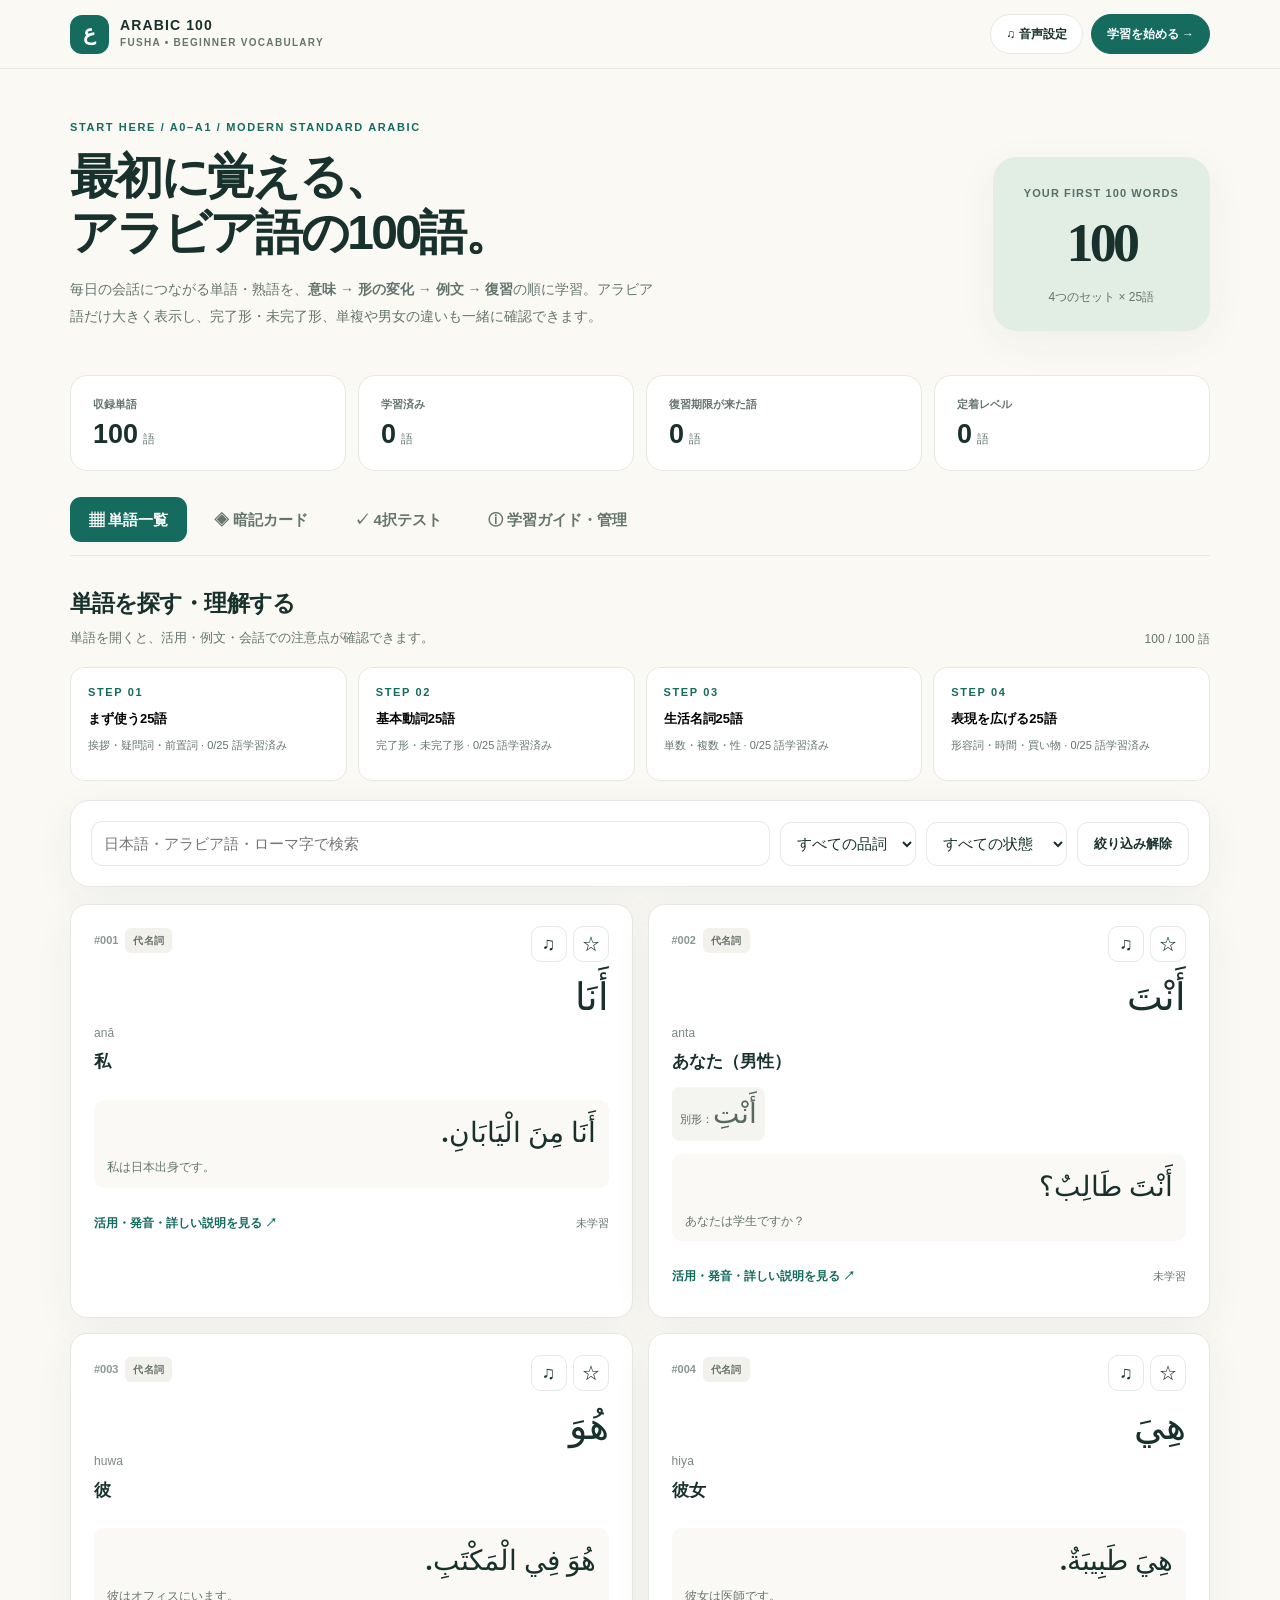
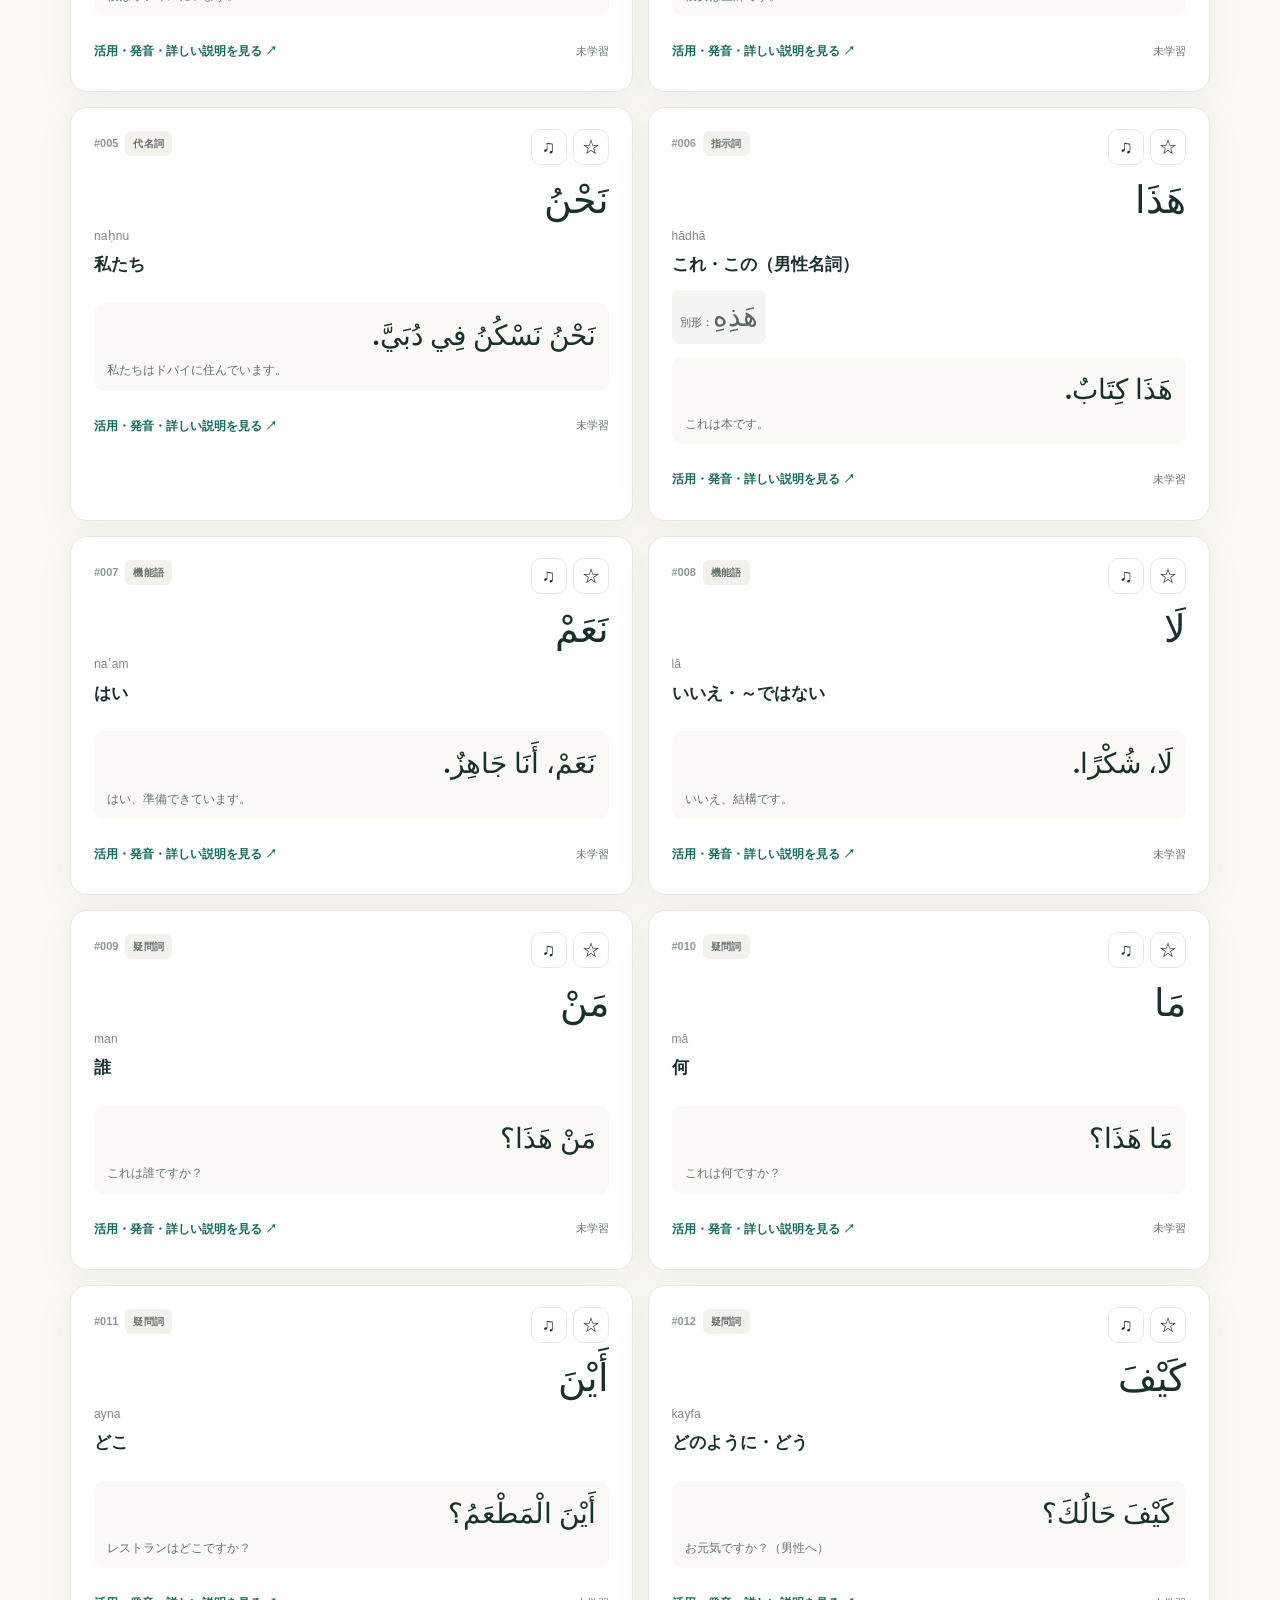
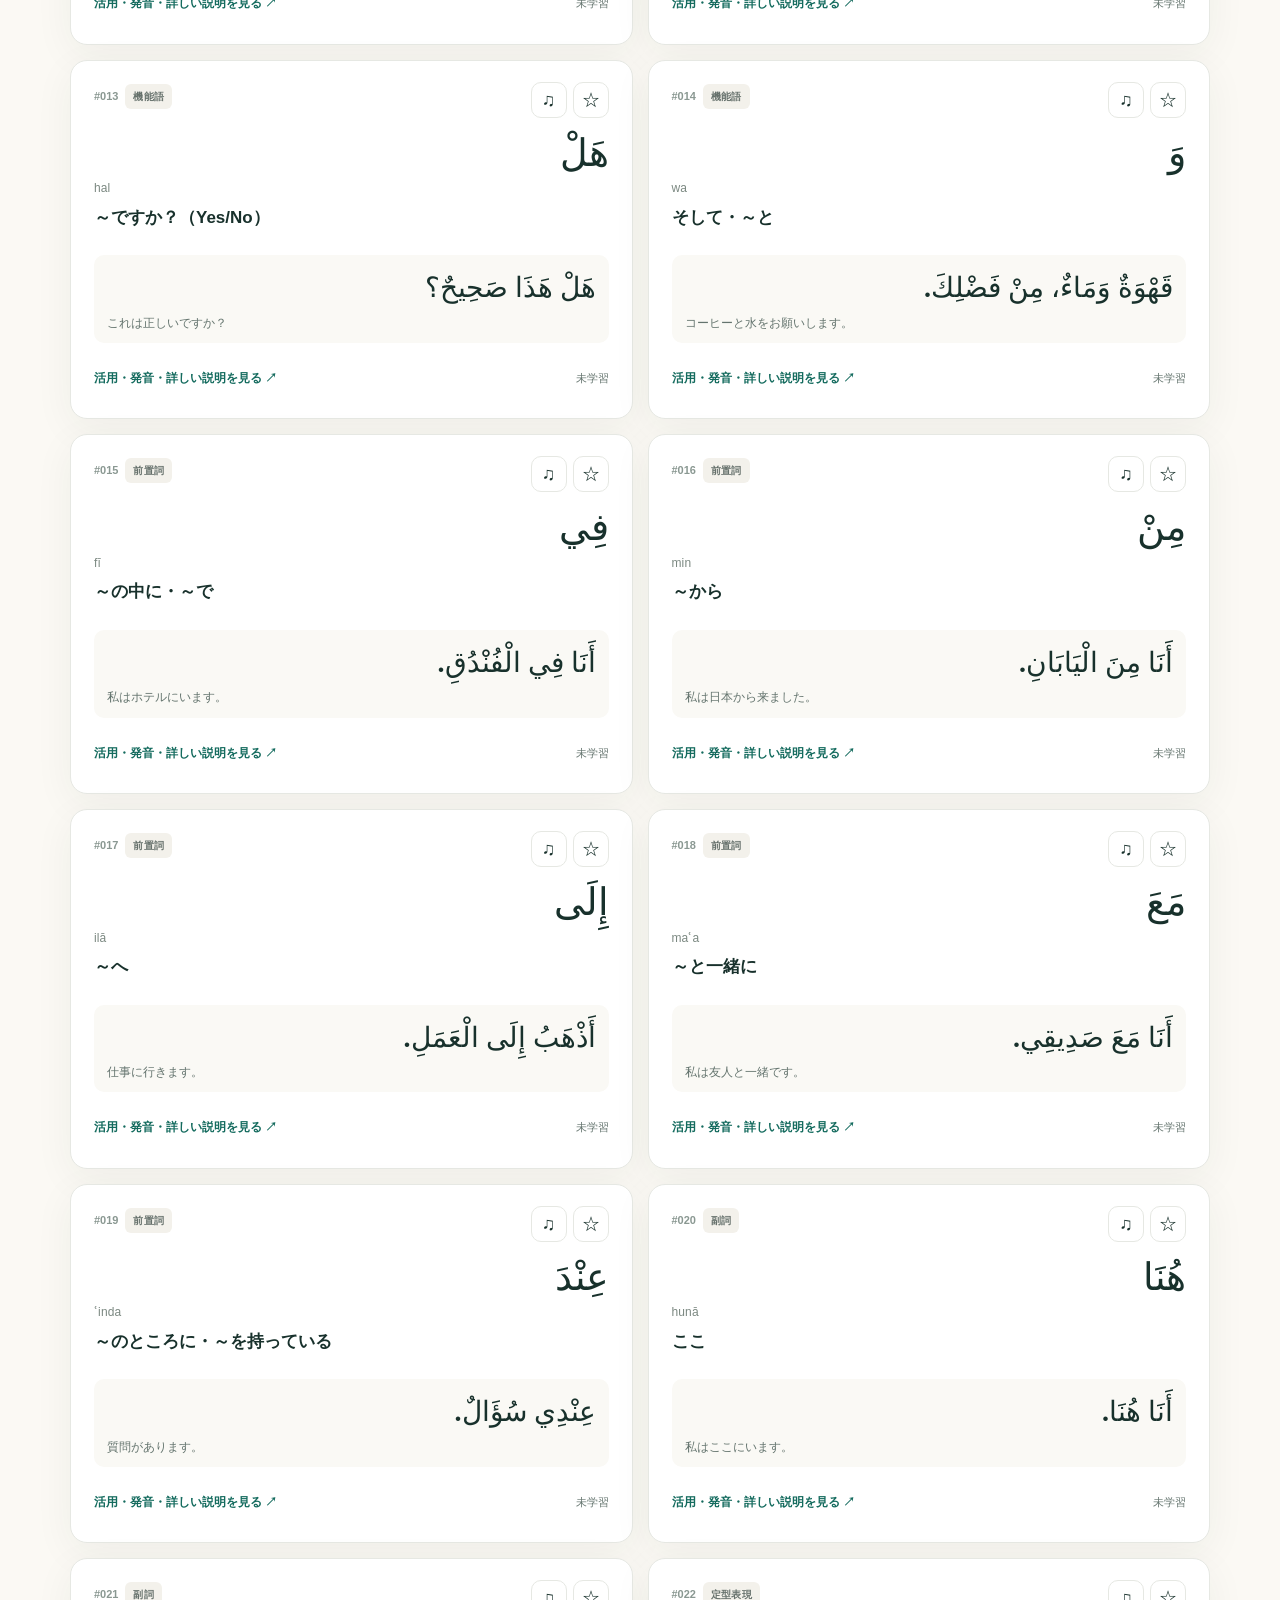
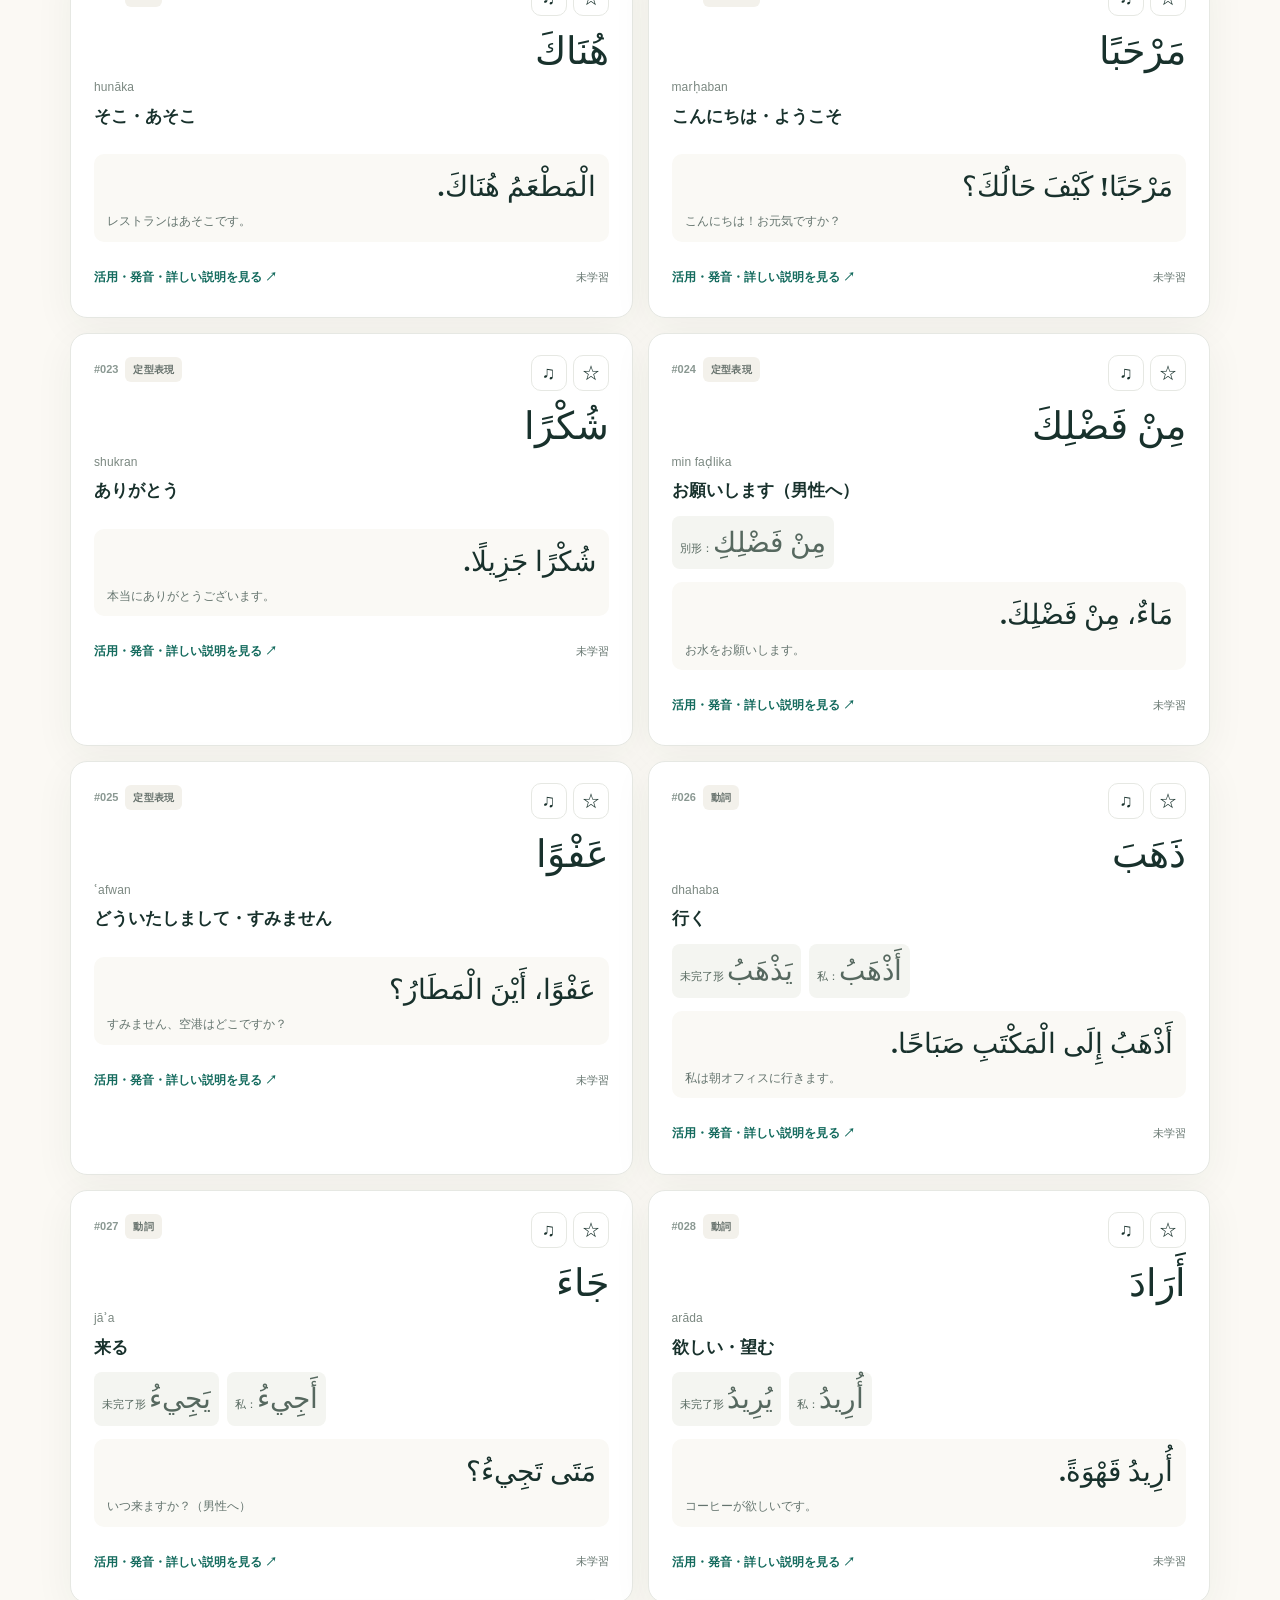
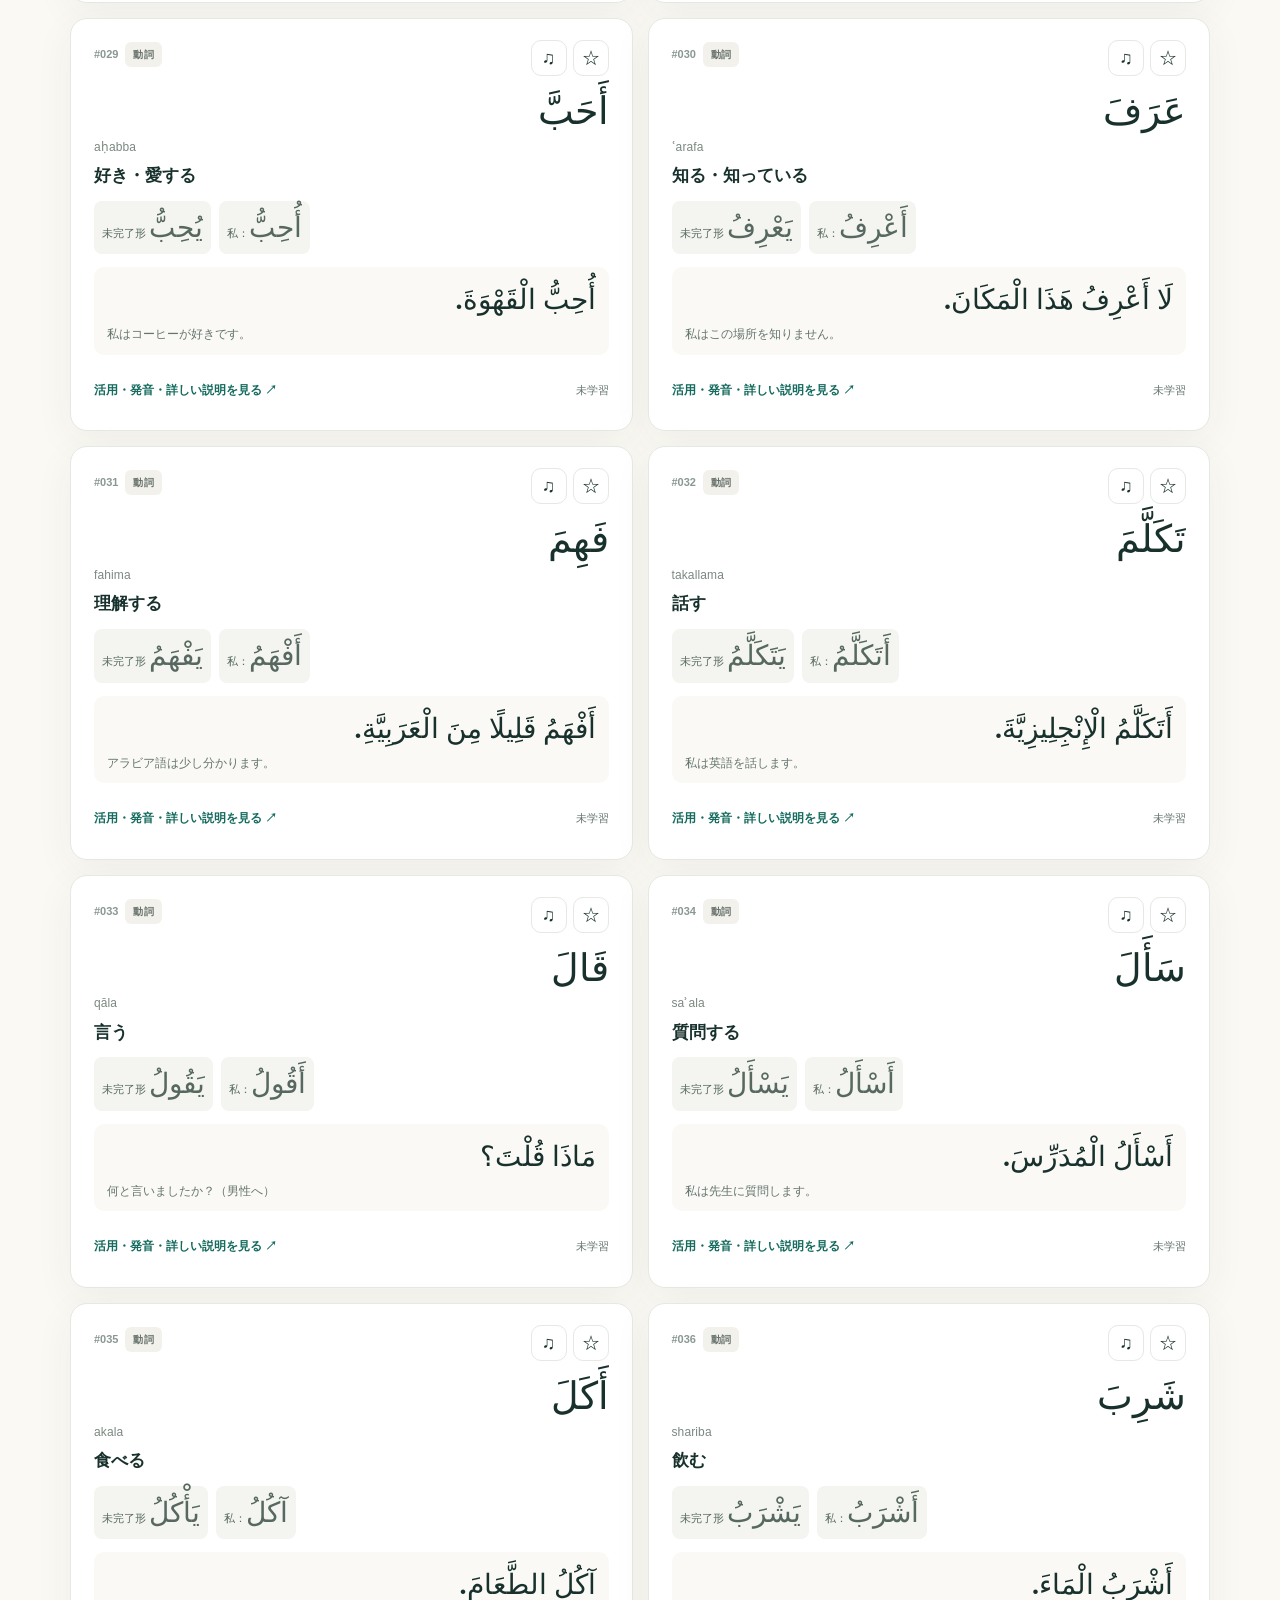
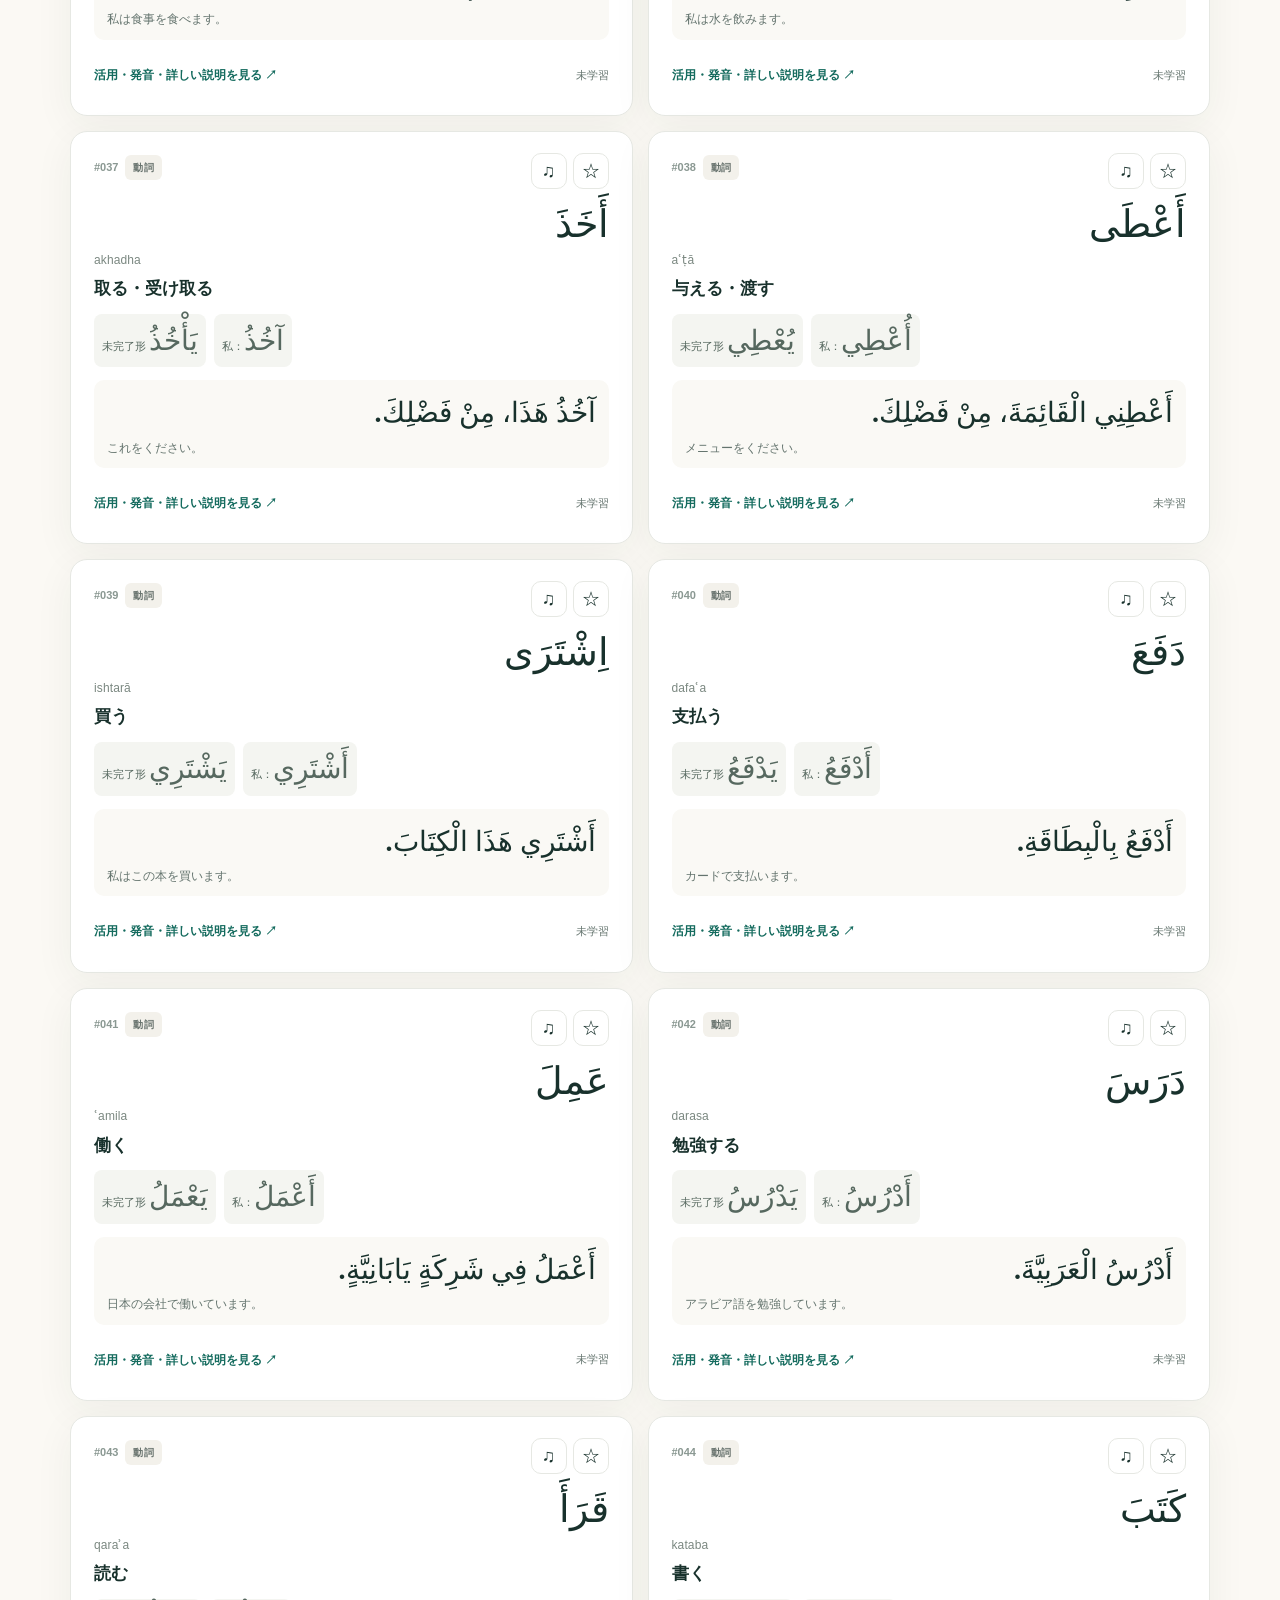
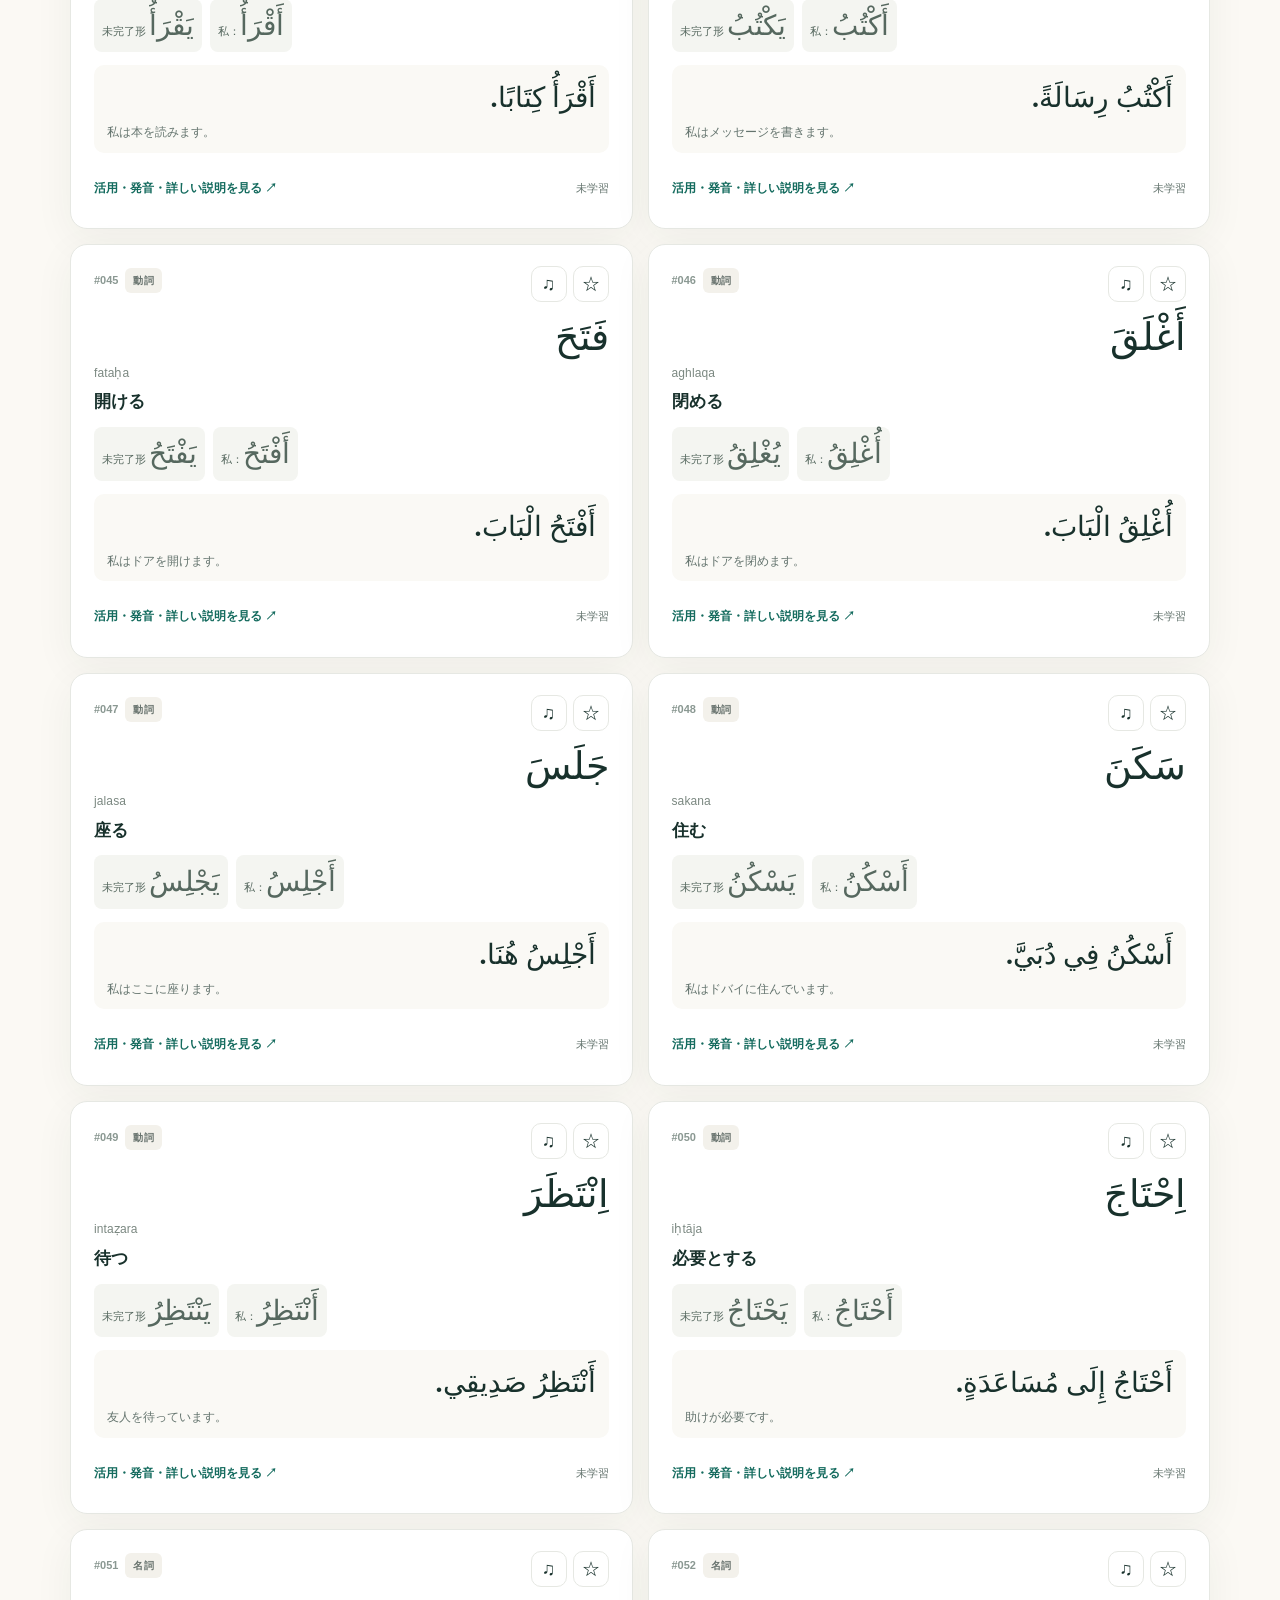
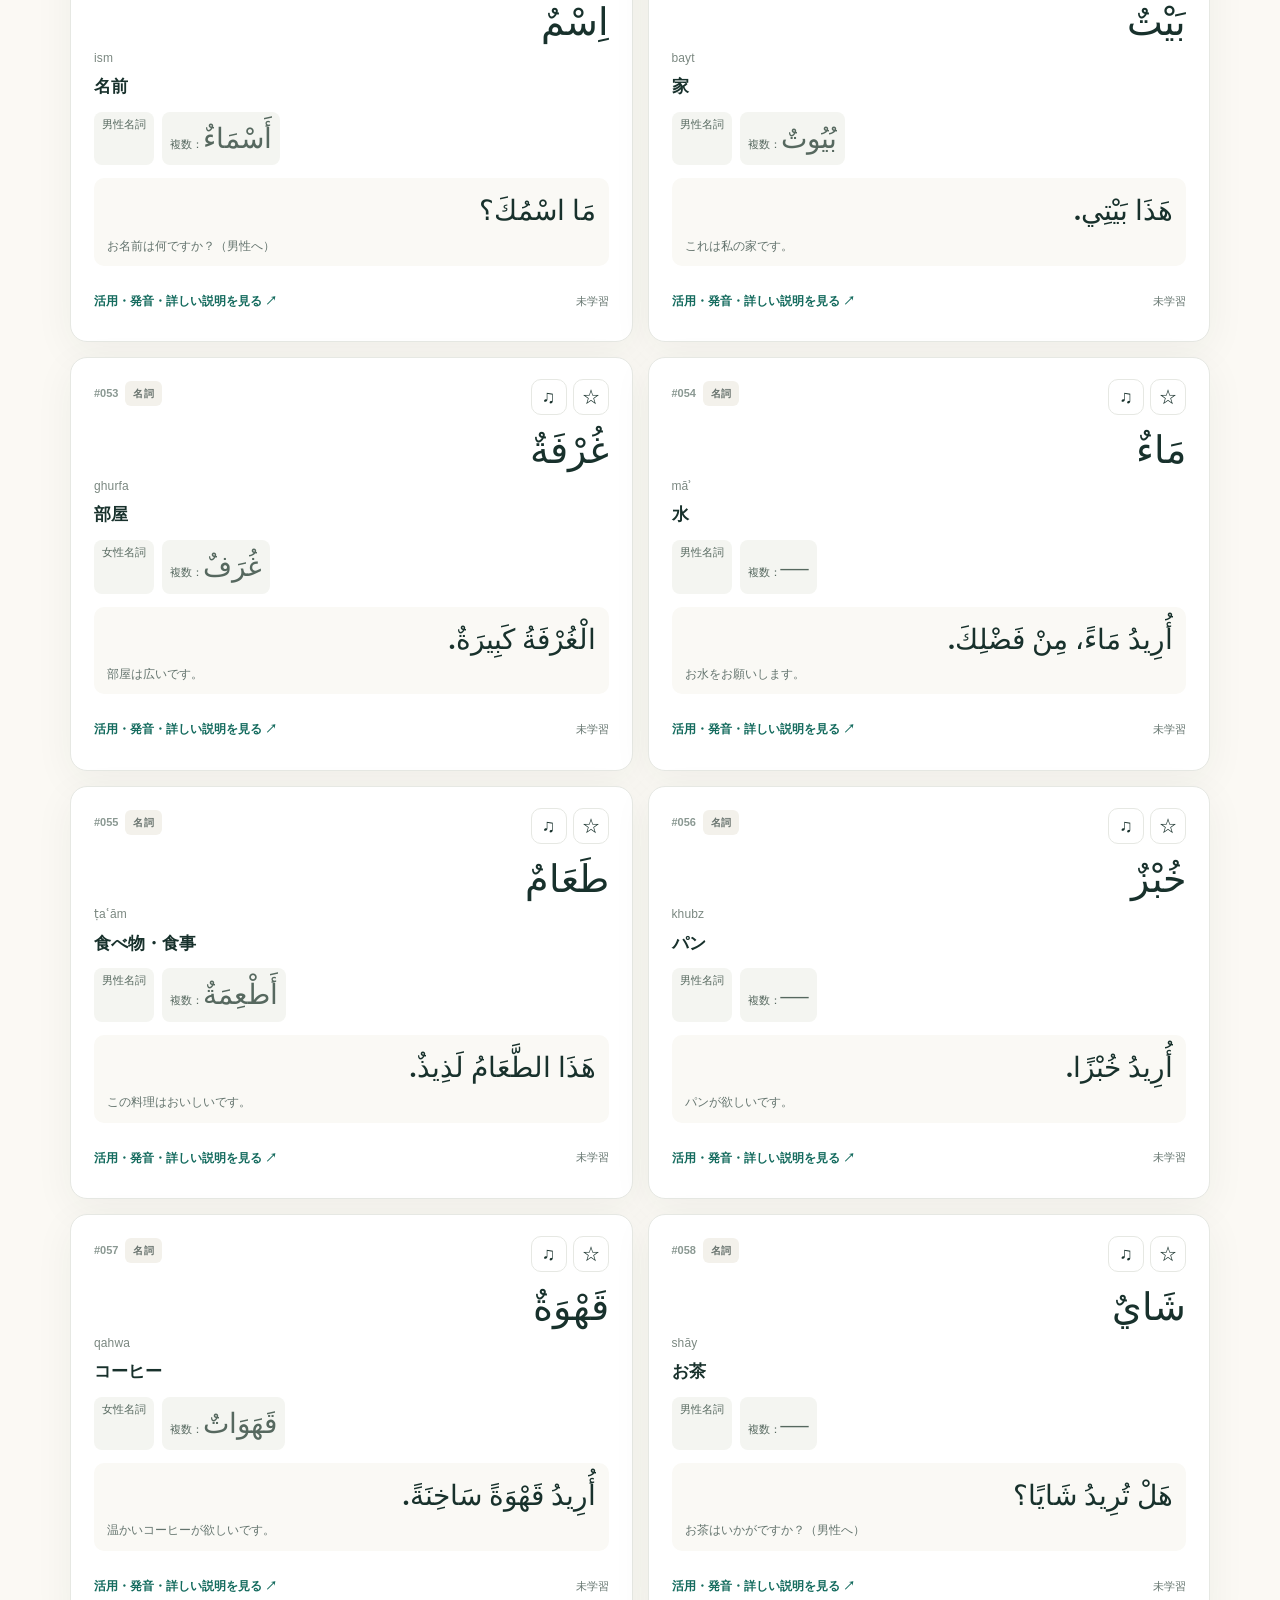
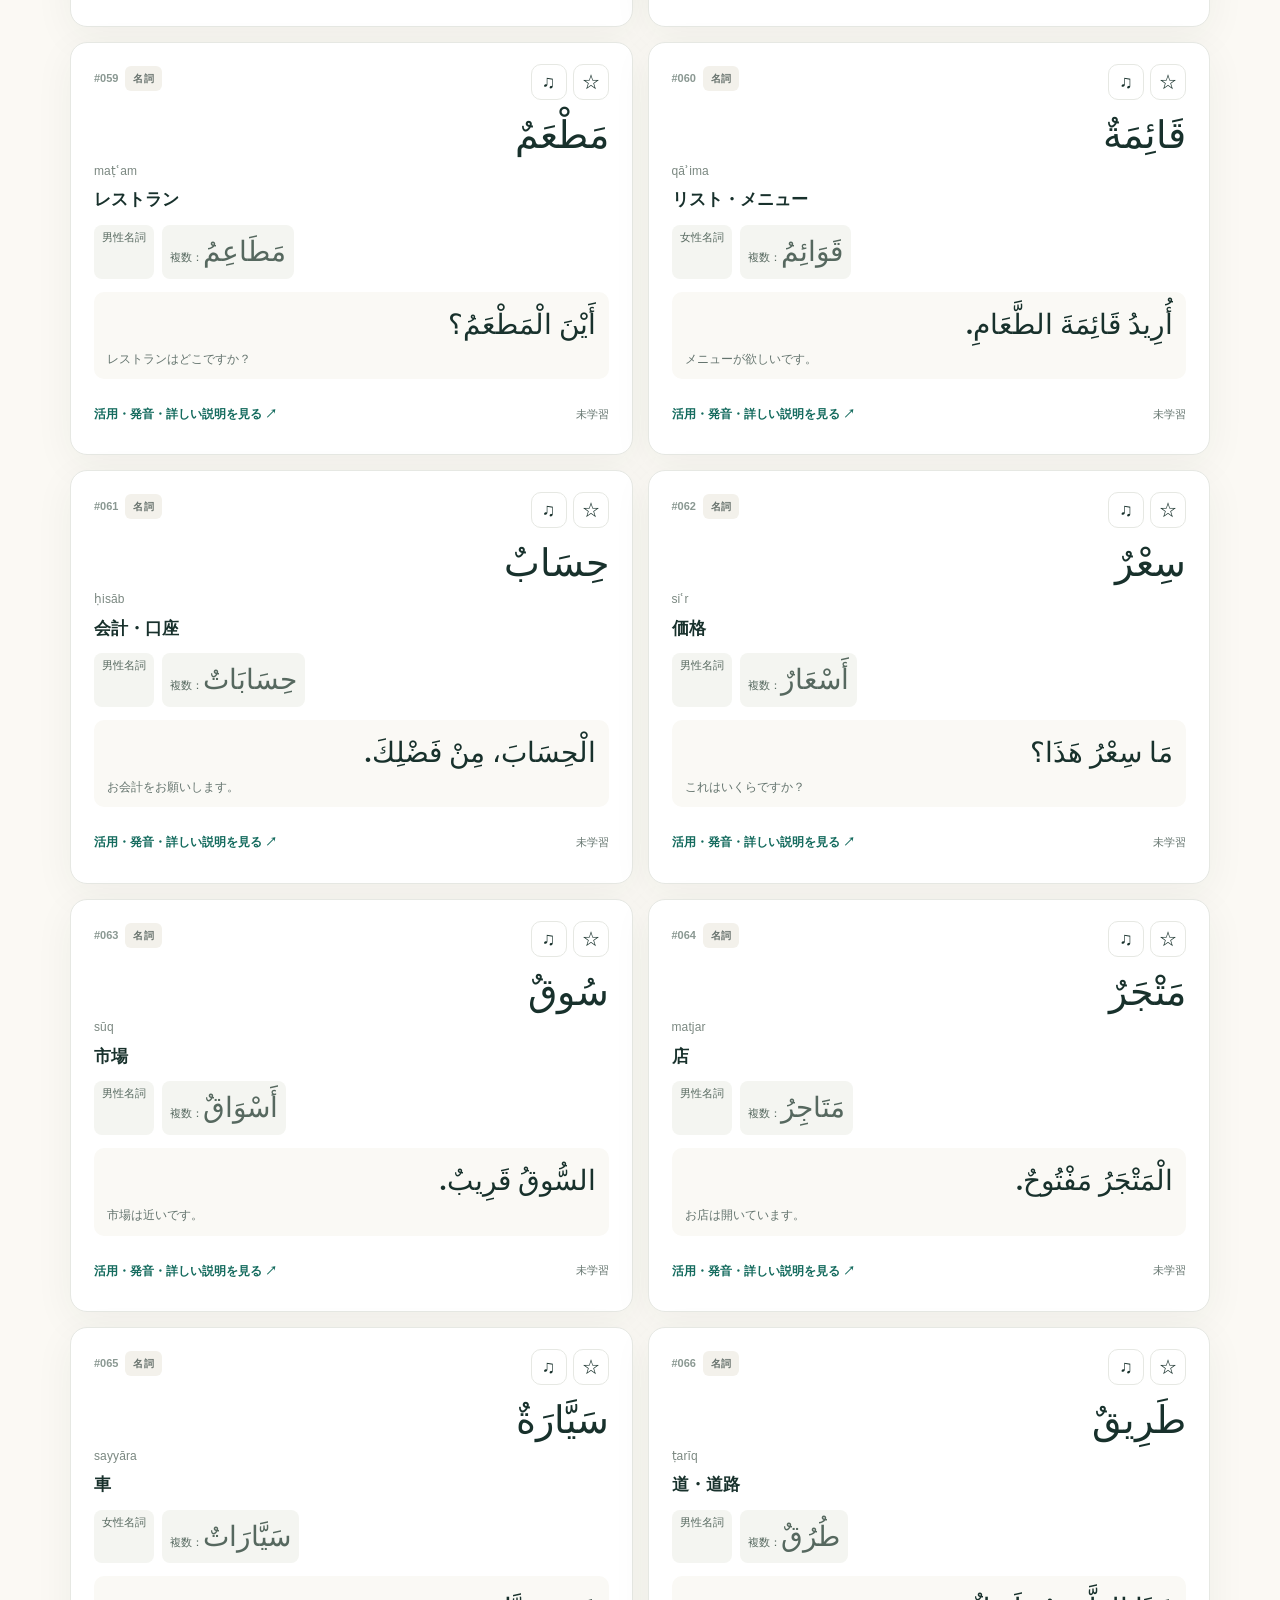
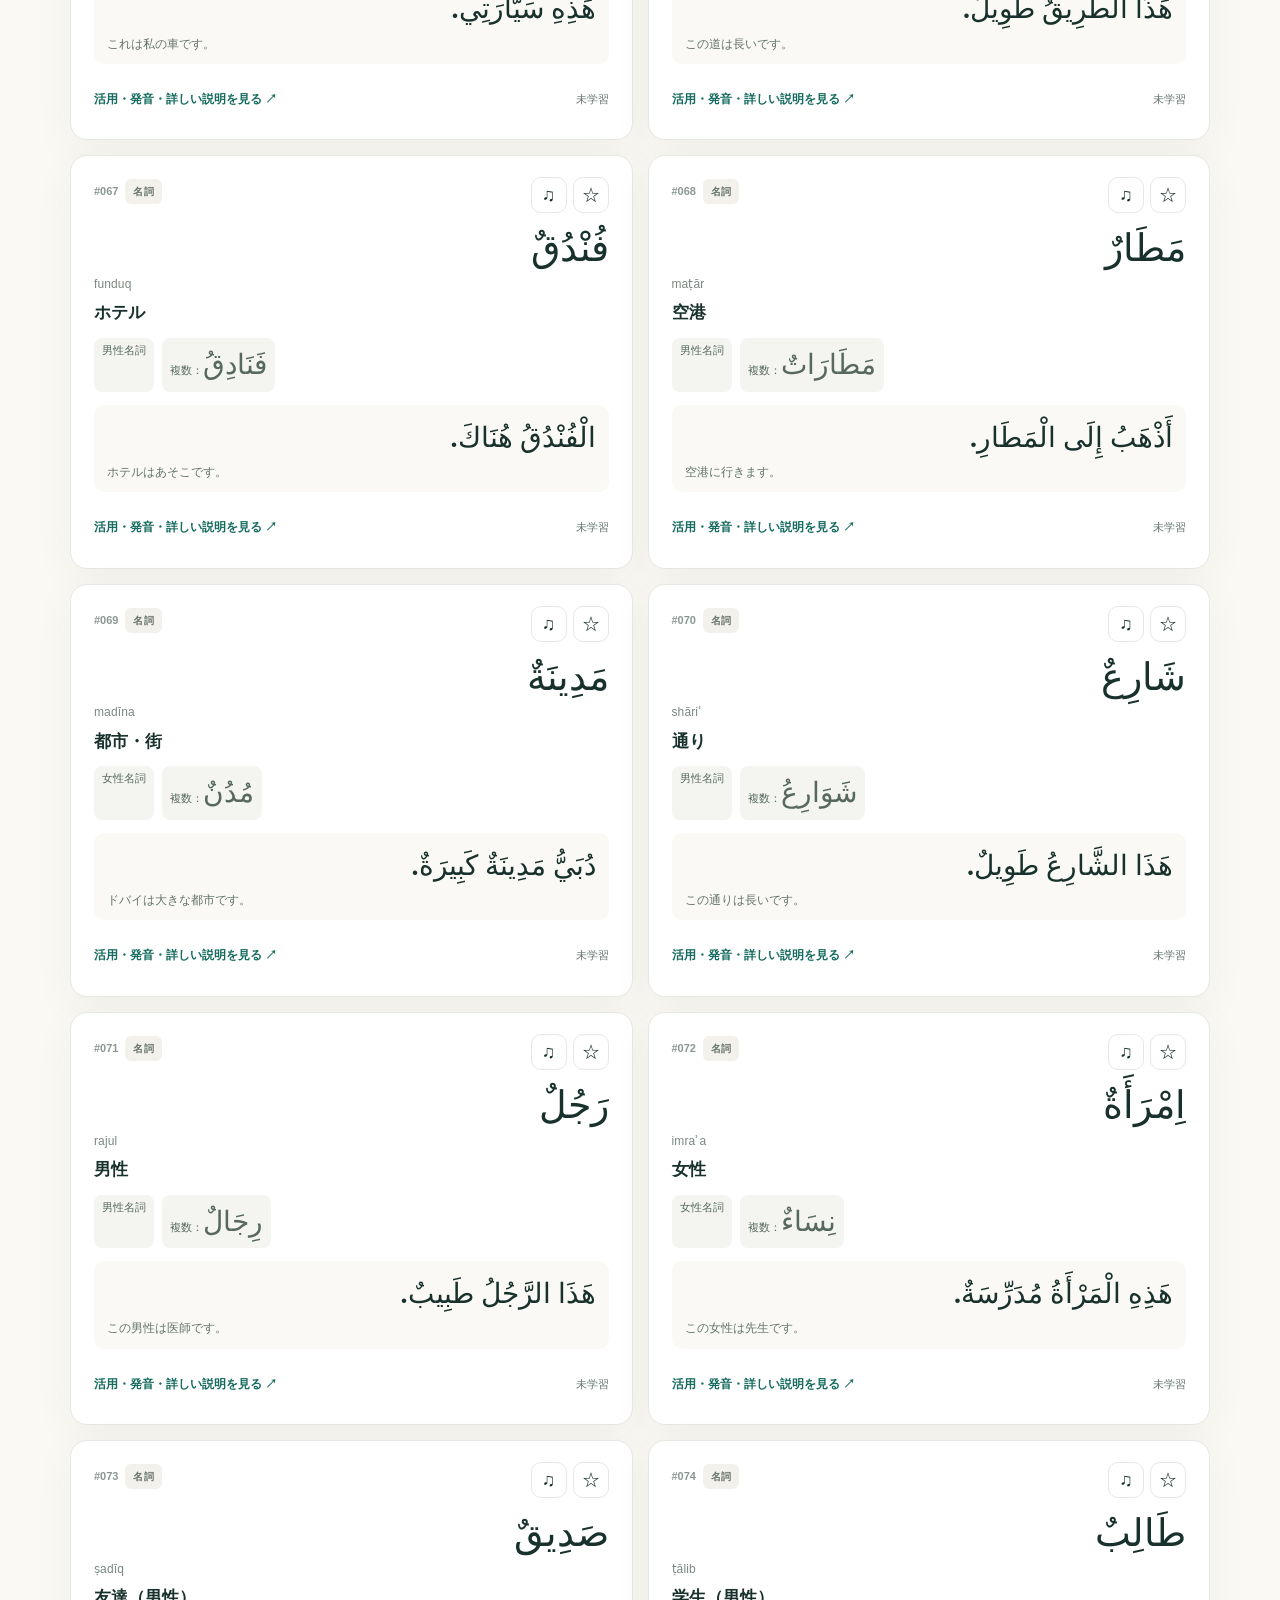
<file: フスハー基本単語100_学習WEB.html>
<!doctype html>
<html lang="ja"><head><meta charset="utf-8"><meta name="viewport" content="width=device-width,initial-scale=1,viewport-fit=cover"><meta name="theme-color" content="#fbf9f4"><title>ARABIC 100 | フスハー初級語彙トレーナー</title>
<style>
:root{--ink:#18312c;--muted:#64746e;--brand:#146b5e;--brand-dark:#0e544a;--light:#e8f3ed;--paper:#fbf9f4;--card:#fff;--line:#e6e8e3;--gold:#dbad54;--soft:#f3f1eb;--danger:#c54d3d;--shadow:0 10px 40px rgba(33,52,43,.055)}
*{box-sizing:border-box}html{scroll-behavior:smooth}body{margin:0;background:var(--paper);color:var(--ink);font-family:-apple-system,BlinkMacSystemFont,"Hiragino Kaku Gothic ProN","Noto Sans JP","Yu Gothic",sans-serif;font-size:15px;line-height:1.7}button,input,select{font:inherit}button{cursor:pointer}a{color:inherit}button:focus-visible,input:focus-visible,select:focus-visible{outline:3px solid #82bbab;outline-offset:3px}
.wrap{max-width:1220px;margin:auto;padding:0 40px}.nav{border-bottom:1px solid var(--line);background:rgba(251,249,244,.96);position:sticky;top:0;z-index:10;backdrop-filter:blur(12px)}.nav-inner{max-width:1220px;min-height:68px;margin:auto;padding:10px 40px;display:flex;align-items:center;justify-content:space-between;gap:20px}.brand{display:flex;align-items:center;gap:11px}.mark{display:grid;place-items:center;background:var(--brand);color:white;border-radius:12px;width:39px;height:39px;font-family:Georgia,serif;font-weight:bold;font-size:21px}.brand-name{font-size:14px;font-weight:850;letter-spacing:.08em;line-height:1.25}.brand-sub{font-size:10px;font-weight:650;color:var(--muted);letter-spacing:.13em}.nav-right{display:flex;gap:8px;align-items:center}.pill{border:1px solid var(--line);border-radius:99px;background:white;padding:9px 15px;color:var(--ink);font-size:12px;font-weight:750}.pill.solid{background:var(--brand);color:#fff;border-color:var(--brand)}.icon-btn{min-width:36px;min-height:36px;display:inline-flex;align-items:center;justify-content:center;border:1px solid var(--line);background:#fff;border-radius:10px;color:var(--ink);font-size:18px;line-height:1}.icon-btn:hover,.pill:hover{border-color:var(--brand)}
.hero{padding:49px 0 24px;display:flex;align-items:flex-end;justify-content:space-between;gap:30px}.eyebrow{font-size:11px;color:var(--brand);font-weight:800;letter-spacing:.15em}.hero h1{font-weight:850;font-size:clamp(31px,4vw,48px);line-height:1.18;letter-spacing:-.055em;margin:12px 0 14px}.hero p{font-size:14px;color:var(--muted);max-width:590px;margin:0;line-height:1.95}.hero-art{flex:none;background:#e2ede4;border-radius:24px;padding:22px 31px;text-align:center;min-width:208px;box-shadow:var(--shadow)}.hero-art small{color:#557068;font-weight:800;font-size:11px;letter-spacing:.1em}.hero-art strong{display:block;font-size:54px;line-height:1.2;margin:7px 0;font-family:Georgia,serif;letter-spacing:-.07em}.hero-art span{color:var(--muted);font-size:12px}.stats-row{display:grid;grid-template-columns:repeat(4,1fr);gap:12px;margin:20px 0 26px}.stat{background:var(--card);border:1px solid var(--line);padding:19px 22px;border-radius:17px}.stat label{display:block;color:var(--muted);font-size:11px;font-weight:750;margin-bottom:5px}.stat strong{font-size:27px;line-height:1.2;font-variant-numeric:tabular-nums}.stat span{font-size:12px;color:var(--muted);margin-left:5px}
.tabbar{display:flex;gap:8px;border-bottom:1px solid var(--line);padding-bottom:13px;overflow-x:auto}.tab{border:0;background:transparent;padding:10px 19px;border-radius:11px;color:var(--muted);font-weight:750;white-space:nowrap}.tab.active{color:white;background:var(--brand)}.section{padding:28px 0 75px}.section-top{display:flex;align-items:end;justify-content:space-between;gap:15px;margin-bottom:18px}.section-top h2{font-size:23px;margin:0 0 4px;font-weight:850;letter-spacing:-.04em}.section-top p{color:var(--muted);font-size:13px;margin:0}.mini{color:var(--muted);font-size:12px}.spacer{flex:1}.panel{border:1px solid var(--line);background:white;border-radius:19px;padding:20px;box-shadow:var(--shadow)}.filter-panel{display:flex;flex-wrap:wrap;gap:10px;align-items:center;margin-bottom:17px}.filter-panel select,.filter-panel input,.controls select{min-height:44px;border:1px solid var(--line);background:#fff;border-radius:11px;padding:9px 12px;color:var(--ink);outline:0}.filter-panel input{flex:1;min-width:175px}.filter-panel select{max-width:230px}.filters-tag{font-size:11px;color:var(--muted);font-weight:800}.pack-row{display:grid;grid-template-columns:repeat(4,1fr);gap:11px;margin-bottom:19px}.pack{padding:15px 17px;text-align:left;border:1px solid var(--line);border-radius:14px;background:#fff;display:flex;flex-direction:column;gap:6px}.pack:hover{border-color:#8bbdaf}.pack.selected{border-color:var(--brand);background:#eff6f0}.pack strong{font-size:13px}.pack small{font-size:11px;color:var(--muted)}.mini-progress{height:4px;background:#e8ece5;border-radius:6px;overflow:hidden}.mini-progress i{display:block;height:100%;background:var(--brand);border-radius:6px}
.word-grid{display:grid;grid-template-columns:repeat(2,minmax(0,1fr));gap:15px}.word-card{background:var(--card);border:1px solid var(--line);border-radius:17px;padding:21px 23px;box-shadow:var(--shadow);min-width:0}.word-head{display:flex;align-items:start;justify-content:space-between;gap:8px}.chip{display:inline-flex;align-items:center;border-radius:6px;background:var(--soft);color:#66716c;font-size:10px;font-weight:800;padding:4px 8px;letter-spacing:.02em}.word-num{font-size:11px;font-weight:850;color:#8a9892;margin-right:7px}.actions{display:flex;gap:6px}.word-ar{font-size:38px;line-height:1.65;margin-top:4px}.arabic{font-family:"Noto Naskh Arabic","Amiri","Geeza Pro","Traditional Arabic",serif;direction:rtl;unicode-bidi:isolate;font-weight:550;letter-spacing:0;text-align:right;display:block;overflow-wrap:anywhere}.word-reading{font-size:12px;color:#7b8881;margin-top:-6px;letter-spacing:.01em}.word-meaning{font-weight:850;font-size:17px;margin-top:7px;line-height:1.45}.word-meta{display:flex;flex-wrap:wrap;gap:8px;margin:12px 0 10px}.meta-pill{background:#f4f5f1;color:#56685f;border-radius:8px;padding:3px 8px;font-size:11px}.word-example{background:#faf9f5;border-radius:10px;padding:10px 13px;margin:13px 0 16px}.word-example .arabic{font-size:28px;line-height:1.65}.word-example small{display:block;color:var(--muted);font-size:12px;margin-top:1px}.word-foot{display:flex;align-items:center;justify-content:space-between;gap:10px}.text-btn{border:0;padding:9px 0;background:transparent;color:var(--brand);font-size:12px;font-weight:800}.status-tag{color:var(--muted);font-size:11px}.status-tag.ok{color:var(--brand)}.empty{padding:50px;text-align:center;color:var(--muted);border:1px dashed var(--line);border-radius:15px;background:white}
.study-layout{max-width:800px;margin:auto}.study-config{display:flex;align-items:center;flex-wrap:wrap;gap:12px;margin-bottom:20px}.study-config select{min-height:41px;border:1px solid var(--line);border-radius:10px;padding:7px 12px;background:#fff}.study-card{border:1px solid var(--line);border-radius:24px;background:white;min-height:455px;display:flex;flex-direction:column;padding:26px 35px;box-shadow:var(--shadow)}.study-card .front-meta{display:flex;justify-content:space-between;align-items:center;font-size:12px;color:var(--muted);font-weight:750}.study-front{display:flex;flex-direction:column;align-items:center;justify-content:center;flex:1;min-height:165px}.study-front .arabic{font-size:72px;line-height:1.6;text-align:center;max-width:100%}.study-front .question-jp{font-weight:800;font-size:27px;text-align:center}.answer{border-top:1px solid var(--line);padding:19px 0 5px}.answer .main-answer{font-weight:850;font-size:21px;text-align:center}.answer .roman{text-align:center;color:var(--muted);font-size:14px}.answer-example{margin-top:12px;background:var(--paper);border-radius:12px;padding:14px}.answer-example .arabic{font-size:31px;line-height:1.8}.answer-example .ja{font-size:13px;color:var(--muted)}.study-buttons{display:grid;grid-template-columns:repeat(4,1fr);gap:9px;margin-top:13px}.btn{border:1px solid var(--line);background:white;color:var(--ink);border-radius:11px;min-height:44px;padding:9px 16px;font-size:13px;font-weight:800;white-space:nowrap}.btn.primary{background:var(--brand);border-color:var(--brand);color:white}.btn.primary:hover{background:var(--brand-dark)}.btn.warn{border-color:#f2c8c0;color:#a44335;background:#fcf5f1}.btn.good{border-color:#a6d3b8;color:#0f6944;background:#f1faf2}.btn:hover{filter:brightness(.97)}.wide{width:100%}.study-directions{color:var(--muted);font-size:12px;text-align:center;margin:14px 0}.hidden{display:none!important}
.quiz-wrap{max-width:790px;margin:auto}.quiz-card{min-height:420px}.quiz-prompt{font-size:12px;color:var(--brand);font-weight:850;margin-bottom:12px}.quiz-main{font-size:53px;text-align:center;margin:22px 0;line-height:1.5}.quiz-main.japanese{font-size:26px;font-weight:850}.quiz-opts{display:grid;grid-template-columns:repeat(2,1fr);gap:10px;margin-top:15px}.quiz-opt{border:1px solid var(--line);background:#fff;border-radius:14px;min-height:83px;display:flex;align-items:center;justify-content:center;text-align:center;font-weight:750;padding:10px 13px}.quiz-opt .arabic{font-size:30px;text-align:center;line-height:1.55}.quiz-opt.right{border:2px solid #45a47f;background:#eaf8ee}.quiz-opt.wrong{border:2px solid #e07e6c;background:#fff0ed}.quiz-opt:disabled{cursor:default}.quiz-result{padding:13px;border-radius:12px;background:#f4f7f1;font-size:13px;color:var(--ink);margin-top:13px}.quiz-result strong{display:block;margin-bottom:5px}.progress-rail{height:7px;background:#e7ede7;border-radius:8px;overflow:hidden;margin:12px 0 20px}.progress-rail i{height:100%;background:var(--brand);display:block;transition:width .2s}
.help-block{display:grid;grid-template-columns:1fr 1fr;gap:16px}.help-block h3{font-size:16px;margin:0 0 9px}.help-block p{font-size:13px;color:var(--muted);margin:0 0 7px;line-height:1.85}.legend{display:flex;flex-wrap:wrap;gap:9px;margin-top:13px}.foot{border-top:1px solid var(--line);padding:23px 0 40px;color:var(--muted);font-size:12px;line-height:1.85}
.modal-cover{position:fixed;inset:0;background:rgba(7,29,25,.62);z-index:50;display:flex;justify-content:flex-end}.modal{width:min(580px,100%);background:#fff;height:100%;overflow:auto;padding:33px 37px 60px;box-shadow:-20px 0 80px rgba(0,0,0,.1)}.modal-head{display:flex;justify-content:space-between;align-items:start;gap:12px}.detail-ar{font-size:65px;line-height:1.6;text-align:center;margin:15px 0 0}.detail-ja{text-align:center;font-weight:850;font-size:21px}.detail-reading{text-align:center;color:var(--muted);font-size:13px}.detail-label{font-size:11px;font-weight:850;color:var(--muted);text-transform:uppercase;margin:27px 0 9px;letter-spacing:.08em}.morph-grid{display:grid;grid-template-columns:repeat(2,1fr);gap:10px}.morph{background:var(--paper);border:1px solid var(--line);border-radius:13px;padding:13px 15px;min-width:0}.morph small{color:var(--muted);font-size:11px;font-weight:750;display:block}.morph .arabic{font-size:30px;line-height:1.75}.detail-example{background:var(--paper);border-radius:14px;padding:15px 18px}.detail-example .arabic{font-size:35px;line-height:1.8}.detail-example p{font-size:13px;margin:7px 0 0}.detail-note{font-size:13px;color:#4a5f56;line-height:1.9}.audio-msg{font-size:12px;color:var(--muted);min-height:18px;margin-top:7px}
@media(max-width:900px){.wrap,.nav-inner{padding-left:24px;padding-right:24px}.hero-art{display:none}.stats-row{grid-template-columns:repeat(4,1fr)}.stat{padding:15px}}
@media(max-width:680px){.wrap,.nav-inner{padding-left:18px;padding-right:18px}.nav-inner{min-height:62px}.hero{padding-top:33px}.hero h1{font-size:32px}.stats-row{grid-template-columns:repeat(2,1fr);gap:9px}.stat{padding:14px 16px}.stat strong{font-size:24px}.pack-row{grid-template-columns:repeat(2,1fr)}.word-grid{grid-template-columns:1fr}.word-card{padding:21px 20px}.word-ar{font-size:39px}.word-example .arabic{font-size:29px}.section-top h2{font-size:21px}.section{padding-top:20px}.study-card{padding:19px 18px;min-height:380px}.study-front .arabic{font-size:57px}.study-buttons{grid-template-columns:repeat(2,1fr)}.quiz-opts{grid-template-columns:1fr}.quiz-opt{min-height:66px}.quiz-main{font-size:43px}.help-block{grid-template-columns:1fr}.modal{padding:21px 21px 50px}.detail-ar{font-size:58px}.morph .arabic{font-size:29px}.nav-right .pill{padding:8px 9px;white-space:nowrap;font-size:11px}.brand-name{white-space:nowrap;font-size:12px}.brand{gap:7px}.mark{width:34px;height:34px}.brand-sub{display:none}}
@media print {.nav,.hero-art,.tabbar,.pack-row,.filter-panel,.actions,.word-foot,.modal-cover,.foot{display:none!important}.wrap{padding:0 20px}.word-grid{grid-template-columns:repeat(2,1fr)}.word-card{break-inside:avoid;box-shadow:none}.word-ar{font-size:34px}body{background:white}}
</style></head><body>
<div class="nav"><div class="nav-inner"><div class="brand"><span class="mark">ع</span><div><div class="brand-name">ARABIC 100</div><div class="brand-sub">FUSHA • BEGINNER VOCABULARY</div></div></div><div class="nav-right"><button class="pill" id="toggleAudio" title="音声の設定">♫ 音声設定</button><button class="pill solid" id="goStudy">学習を始める →</button></div></div></div>
<main class="wrap"><section class="hero"><div><div class="eyebrow">START HERE / A0–A1 / MODERN STANDARD ARABIC</div><h1>最初に覚える、<br>アラビア語の100語。</h1><p>毎日の会話につながる単語・熟語を、<strong>意味 → 形の変化 → 例文 → 復習</strong>の順に学習。アラビア語だけ大きく表示し、完了形・未完了形、単複や男女の違いも一緒に確認できます。</p></div><div class="hero-art"><small>YOUR FIRST 100 WORDS</small><strong>100</strong><span>4つのセット × 25語</span></div></section>
<div id="stats" class="stats-row"></div>
<div class="tabbar" role="tablist"><button class="tab active" data-view="browse">▦ 単語一覧</button><button class="tab" data-view="study">◈ 暗記カード</button><button class="tab" data-view="quiz">✓ 4択テスト</button><button class="tab" data-view="guide">ⓘ 学習ガイド・管理</button></div>
<section id="view-browse" class="section"><div class="section-top"><div><h2>単語を探す・理解する</h2><p>単語を開くと、活用・例文・会話での注意点が確認できます。</p></div><div class="mini" id="listCount">100語</div></div><div id="packs" class="pack-row"></div><div class="panel filter-panel"><input id="search" type="search" placeholder="日本語・アラビア語・ローマ字で検索" aria-label="単語検索"><select id="partFilter" aria-label="品詞"><option value="all">すべての品詞</option><option value="verb">動詞</option><option value="noun">名詞</option><option value="adj">形容詞</option><option value="pron">代名詞</option><option value="question">疑問詞</option><option value="phrase">定型表現</option><option value="other">その他</option></select><select id="statusFilter" aria-label="学習状況"><option value="all">すべての状態</option><option value="new">未学習</option><option value="due">今日の復習</option><option value="learned">学習済み</option><option value="star">お気に入り ★</option></select><button class="btn" id="clearFilters">絞り込み解除</button></div><div id="wordGrid" class="word-grid"></div></section>
<section id="view-study" class="section hidden"><div class="study-layout"><div class="section-top"><div><h2>暗記カード</h2><p>答えを思い出してから裏返し、忘却曲線に合わせて復習。</p></div></div><div class="panel study-config"><label class="filters-tag" for="studyPhase">セット</label><select id="studyPhase"><option value="all">全100語</option><option value="1">STEP 1｜最重要表現</option><option value="2">STEP 2｜基本動詞</option><option value="3">STEP 3｜生活名詞</option><option value="4">STEP 4｜形容詞・時間</option></select><label class="filters-tag" for="studyMode">対象</label><select id="studyMode"><option value="due">新規＋復習期限の語</option><option value="all">全単語</option><option value="star">お気に入り</option></select><label class="filters-tag" for="studyDirection">出題</label><select id="studyDirection"><option value="ar">アラビア語 → 日本語</option><option value="ja">日本語 → アラビア語</option></select><button class="btn" id="restartStudy">並べ直す ↻</button></div><div id="studyArea"></div><p class="study-directions">「覚えた」ほど次の復習日が遠くなります。学習履歴はこのブラウザに保存されます。</p></div></section>
<section id="view-quiz" class="section hidden"><div class="quiz-wrap"><div class="section-top"><div><h2>4択テスト</h2><p>10問ずつ確認。間違えた語は復習対象に記録されます。</p></div></div><div class="panel study-config"><label class="filters-tag" for="quizPhase">範囲</label><select id="quizPhase"><option value="all">全100語</option><option value="1">STEP 1</option><option value="2">STEP 2</option><option value="3">STEP 3</option><option value="4">STEP 4</option></select><label class="filters-tag" for="quizDirection">方向</label><select id="quizDirection"><option value="mix">両方向ミックス</option><option value="ar">アラビア語 → 日本語</option><option value="ja">日本語 → アラビア語</option></select><button class="btn primary" id="startQuiz">新しい10問を開始</button></div><div id="quizArea"></div></div></section>
<section id="view-guide" class="section hidden"><div class="section-top"><div><h2>学習ガイド・データ管理</h2><p>フスハーの文法と実際の会話をつなげるための使い方。</p></div></div><div class="help-block"><div class="panel"><h3>効率的な学習の流れ</h3><p><b>① 一覧で理解：</b>1日10〜15語。動詞は3つの形を見て、例文を音読。</p><p><b>② 暗記カード：</b>日本語を隠し、頭の中で答えてから「もう一度 / 難しい / 覚えた / 簡単」で判定。</p><p><b>③ 4択テスト：</b>間違えた単語は暗記カードの復習に戻す。</p><p><b>④ 会話：</b>例文の主語・場所・目的語だけ入れ替えて練習。</p></div><div class="panel"><h3>語形の読み方</h3><p><b>動詞：</b>辞書の見出しは完了形の「彼は〜した」。未完了形は「彼は〜する」、一人称は「私は〜する」。動詞の母音は一律には決まりません。</p><p><b>名詞：</b>男性 m・女性 f。複数が「—」の語は日常的に数えない語として示しています。</p><p><b>形容詞：</b>男性形と女性形の両方を表示。名詞の性・数に一致するのが原則です。</p><p><b>発音：</b>読みやすさを優先してローマ字表記は多くの場合、語末の格語尾を省略しています。</p></div><div class="panel"><h3>フスハーとドバイの日常会話</h3><p>この教材はフスハー（現代標準アラビア語／MSA）の入門語彙です。湾岸地域では表現や発音が異なる場合がありますが、挨拶や基本語は広く通じます。</p><p>フスハーの名詞の格語尾（-un / -an / -in）は、日常的な話し言葉では通常使われません。シャッダで表す重子音は日常会話でも重要です。</p><p>音声は端末・ブラウザのアラビア語音声合成を利用し、録音済みのネイティブ音声ではありません。</p></div><div class="panel"><h3>学習データのバックアップ</h3><p>お気に入り、復習日、テスト結果はこのブラウザ内に保存されます。別の端末へ移す場合はファイルで書き出し・読み込みしてください。</p><div class="legend"><button class="btn" id="exportProgress">進捗を保存（JSON）</button><button class="btn" id="importProgress">進捗を読み込む</button><button class="btn warn" id="resetProgress">学習記録を初期化</button><input id="importFile" type="file" accept=".json,application/json" style="display:none"></div><p class="mini" id="manageMsg" role="status"></p></div></div></section></main>
<footer class="foot"><div class="wrap">ARABIC 100 — 自習用フスハー入門語彙100選。例文は学習用の短い文です。複数形・格語尾・発音は文脈や方言で変わることがあります。インターネット接続なしでも動作する単一HTMLファイルです。</div></footer>
<div id="modalCover" class="modal-cover hidden" role="presentation"><div id="modal" class="modal" role="dialog" aria-modal="true" aria-label="単語の詳しい説明"></div></div>
<script>const WORDS=[{"id":1,"ar":"أَنَا","reading":"anā","jp":"私","kind":"pron","phase":1,"example":"أَنَا مِنَ الْيَابَانِ.","exampleReading":"Anā mina l-Yābān.","exampleJa":"私は日本出身です。","note":"性別に関係なく使えます。"},{"id":2,"ar":"أَنْتَ","reading":"anta","jp":"あなた（男性）","kind":"pron","phase":1,"example":"أَنْتَ طَالِبٌ؟","exampleReading":"Anta ṭālib?","exampleJa":"あなたは学生ですか？","note":"女性相手は أَنْتِ（anti）。","forms":{"variant":"أَنْتِ"}},{"id":3,"ar":"هُوَ","reading":"huwa","jp":"彼","kind":"pron","phase":1,"example":"هُوَ فِي الْمَكْتَبِ.","exampleReading":"Huwa fī l-maktab.","exampleJa":"彼はオフィスにいます。","note":"英語の he。"},{"id":4,"ar":"هِيَ","reading":"hiya","jp":"彼女","kind":"pron","phase":1,"example":"هِيَ طَبِيبَةٌ.","exampleReading":"Hiya ṭabība.","exampleJa":"彼女は医師です。","note":"英語の she。"},{"id":5,"ar":"نَحْنُ","reading":"naḥnu","jp":"私たち","kind":"pron","phase":1,"example":"نَحْنُ نَسْكُنُ فِي دُبَيَّ.","exampleReading":"Naḥnu naskunu fī Dubayy.","exampleJa":"私たちはドバイに住んでいます。","note":"現在形は نـ が基本。"},{"id":6,"ar":"هَذَا","reading":"hādhā","jp":"これ・この（男性名詞）","kind":"demo","phase":1,"example":"هَذَا كِتَابٌ.","exampleReading":"Hādhā kitāb.","exampleJa":"これは本です。","note":"女性名詞では هَذِهِ（hādhihi）。","forms":{"variant":"هَذِهِ"}},{"id":7,"ar":"نَعَمْ","reading":"naʿam","jp":"はい","kind":"func","phase":1,"example":"نَعَمْ، أَنَا جَاهِزٌ.","exampleReading":"Naʿam, anā jāhiz.","exampleJa":"はい、準備できています。","note":"会話では「アィワ」など方言の返事も一般的。"},{"id":8,"ar":"لَا","reading":"lā","jp":"いいえ・～ではない","kind":"func","phase":1,"example":"لَا، شُكْرًا.","exampleReading":"Lā, shukran.","exampleJa":"いいえ、結構です。","note":"動詞の現在形を否定する場合にも使います。"},{"id":9,"ar":"مَنْ","reading":"man","jp":"誰","kind":"question","phase":1,"example":"مَنْ هَذَا؟","exampleReading":"Man hādhā?","exampleJa":"これは誰ですか？","note":"人を尋ねる疑問詞。"},{"id":10,"ar":"مَا","reading":"mā","jp":"何","kind":"question","phase":1,"example":"مَا هَذَا؟","exampleReading":"Mā hādhā?","exampleJa":"これは何ですか？","note":"مَاذَا（mādhā）も「何」。"},{"id":11,"ar":"أَيْنَ","reading":"ayna","jp":"どこ","kind":"question","phase":1,"example":"أَيْنَ الْمَطْعَمُ؟","exampleReading":"Ayna l-maṭʿam?","exampleJa":"レストランはどこですか？","note":"場所を尋ねる基本形。"},{"id":12,"ar":"كَيْفَ","reading":"kayfa","jp":"どのように・どう","kind":"question","phase":1,"example":"كَيْفَ حَالُكَ؟","exampleReading":"Kayfa ḥāluka?","exampleJa":"お元気ですか？（男性へ）","note":"女性へは حَالُكِ。"},{"id":13,"ar":"هَلْ","reading":"hal","jp":"～ですか？（Yes/No）","kind":"func","phase":1,"example":"هَلْ هَذَا صَحِيحٌ؟","exampleReading":"Hal hādhā ṣaḥīḥ?","exampleJa":"これは正しいですか？","note":"文頭に置くとYes/No疑問文になります。"},{"id":14,"ar":"وَ","reading":"wa","jp":"そして・～と","kind":"func","phase":1,"example":"قَهْوَةٌ وَمَاءٌ، مِنْ فَضْلِكَ.","exampleReading":"Qahwa wa-māʾ, min faḍlik.","exampleJa":"コーヒーと水をお願いします。","note":"文字に直接つながります。"},{"id":15,"ar":"فِي","reading":"fī","jp":"～の中に・～で","kind":"prep","phase":1,"example":"أَنَا فِي الْفُنْدُقِ.","exampleReading":"Anā fī l-funduq.","exampleJa":"私はホテルにいます。","note":"後ろの名詞は属格になります。"},{"id":16,"ar":"مِنْ","reading":"min","jp":"～から","kind":"prep","phase":1,"example":"أَنَا مِنَ الْيَابَانِ.","exampleReading":"Anā mina l-Yābān.","exampleJa":"私は日本から来ました。","note":"出身を答える時にも必須。"},{"id":17,"ar":"إِلَى","reading":"ilā","jp":"～へ","kind":"prep","phase":1,"example":"أَذْهَبُ إِلَى الْعَمَلِ.","exampleReading":"Adhhabu ilā l-ʿamal.","exampleJa":"仕事に行きます。","note":"方向・行き先を示します。"},{"id":18,"ar":"مَعَ","reading":"maʿa","jp":"～と一緒に","kind":"prep","phase":1,"example":"أَنَا مَعَ صَدِيقِي.","exampleReading":"Anā maʿa ṣadīqī.","exampleJa":"私は友人と一緒です。","note":"後ろの名詞は属格。"},{"id":19,"ar":"عِنْدَ","reading":"ʿinda","jp":"～のところに・～を持っている","kind":"prep","phase":1,"example":"عِنْدِي سُؤَالٌ.","exampleReading":"ʿIndī suʾāl.","exampleJa":"質問があります。","note":"عِنْدِي = 私にはある。"},{"id":20,"ar":"هُنَا","reading":"hunā","jp":"ここ","kind":"adv","phase":1,"example":"أَنَا هُنَا.","exampleReading":"Anā hunā.","exampleJa":"私はここにいます。","note":"方向を指す時にも使用。"},{"id":21,"ar":"هُنَاكَ","reading":"hunāka","jp":"そこ・あそこ","kind":"adv","phase":1,"example":"الْمَطْعَمُ هُنَاكَ.","exampleReading":"Al-maṭʿam hunāka.","exampleJa":"レストランはあそこです。","note":"フスハーの基本的な言い方。"},{"id":22,"ar":"مَرْحَبًا","reading":"marḥaban","jp":"こんにちは・ようこそ","kind":"phrase","phase":1,"example":"مَرْحَبًا! كَيْفَ حَالُكَ؟","exampleReading":"Marḥaban! Kayfa ḥāluka?","exampleJa":"こんにちは！お元気ですか？","note":"日常会話で非常によく使います。"},{"id":23,"ar":"شُكْرًا","reading":"shukran","jp":"ありがとう","kind":"phrase","phase":1,"example":"شُكْرًا جَزِيلًا.","exampleReading":"Shukran jazīlan.","exampleJa":"本当にありがとうございます。","note":"湾岸でもそのまま使えます。"},{"id":24,"ar":"مِنْ فَضْلِكَ","reading":"min faḍlika","jp":"お願いします（男性へ）","kind":"phrase","phase":1,"example":"مَاءٌ، مِنْ فَضْلِكَ.","exampleReading":"Māʾ, min faḍlika.","exampleJa":"お水をお願いします。","note":"女性へは min faḍliki。","forms":{"variant":"مِنْ فَضْلِكِ"}},{"id":25,"ar":"عَفْوًا","reading":"ʿafwan","jp":"どういたしまして・すみません","kind":"phrase","phase":1,"example":"عَفْوًا، أَيْنَ الْمَطَارُ؟","exampleReading":"ʿAfwan, ayna l-maṭār?","exampleJa":"すみません、空港はどこですか？","note":"声をかける時・お礼への返答にも。"},{"id":26,"ar":"ذَهَبَ","reading":"dhahaba","jp":"行く","kind":"verb","phase":2,"example":"أَذْهَبُ إِلَى الْمَكْتَبِ صَبَاحًا.","exampleReading":"Adhhabu ilā l-maktab ṣabāḥan.","exampleJa":"私は朝オフィスに行きます。","note":"完了形は「彼は行った」。未完了形は「彼は行く」。","forms":{"past":"ذَهَبَ","present":"يَذْهَبُ","first":"أَذْهَبُ","youMasc":"تَذْهَبُ","youFem":"تَذْهَبِينَ"}},{"id":27,"ar":"جَاءَ","reading":"jāʾa","jp":"来る","kind":"verb","phase":2,"example":"مَتَى تَجِيءُ؟","exampleReading":"Matā tajīʾu?","exampleJa":"いつ来ますか？（男性へ）","note":"جَاءَ の未完了形は يَجِيءُ。 أَتَى / يَأْتِي は別の「来る」。","forms":{"past":"جَاءَ","present":"يَجِيءُ","first":"أَجِيءُ","youMasc":"تَجِيءُ","youFem":"تَجِيئِينَ"}},{"id":28,"ar":"أَرَادَ","reading":"arāda","jp":"欲しい・望む","kind":"verb","phase":2,"example":"أُرِيدُ قَهْوَةً.","exampleReading":"Urīdu qahwatan.","exampleJa":"コーヒーが欲しいです。","note":"とてもよく使う「～したい」。","forms":{"past":"أَرَادَ","present":"يُرِيدُ","first":"أُرِيدُ","youMasc":"تُرِيدُ","youFem":"تُرِيدِينَ"}},{"id":29,"ar":"أَحَبَّ","reading":"aḥabba","jp":"好き・愛する","kind":"verb","phase":2,"example":"أُحِبُّ الْقَهْوَةَ.","exampleReading":"Uḥibbu l-qahwa.","exampleJa":"私はコーヒーが好きです。","note":"シャッダによって b を重ねます。","forms":{"past":"أَحَبَّ","present":"يُحِبُّ","first":"أُحِبُّ","youMasc":"تُحِبُّ","youFem":"تُحِبِّينَ"}},{"id":30,"ar":"عَرَفَ","reading":"ʿarafa","jp":"知る・知っている","kind":"verb","phase":2,"example":"لَا أَعْرِفُ هَذَا الْمَكَانَ.","exampleReading":"Lā aʿrifu hādhā l-makān.","exampleJa":"私はこの場所を知りません。","note":"人・場所・事実を知る時に使います。","forms":{"past":"عَرَفَ","present":"يَعْرِفُ","first":"أَعْرِفُ","youMasc":"تَعْرِفُ","youFem":"تَعْرِفِينَ"}},{"id":31,"ar":"فَهِمَ","reading":"fahima","jp":"理解する","kind":"verb","phase":2,"example":"أَفْهَمُ قَلِيلًا مِنَ الْعَرَبِيَّةِ.","exampleReading":"Afhamu qalīlan mina l-ʿarabiyya.","exampleJa":"アラビア語は少し分かります。","note":"لَا أَفْهَمُ = 分かりません。","forms":{"past":"فَهِمَ","present":"يَفْهَمُ","first":"أَفْهَمُ","youMasc":"تَفْهَمُ","youFem":"تَفْهَمِينَ"}},{"id":32,"ar":"تَكَلَّمَ","reading":"takallama","jp":"話す","kind":"verb","phase":2,"example":"أَتَكَلَّمُ الْإِنْجِلِيزِيَّةَ.","exampleReading":"Atakallamu l-injilīziyya.","exampleJa":"私は英語を話します。","note":"会話では別の動詞を使う地域もあります。","forms":{"past":"تَكَلَّمَ","present":"يَتَكَلَّمُ","first":"أَتَكَلَّمُ","youMasc":"تَتَكَلَّمُ","youFem":"تَتَكَلَّمِينَ"}},{"id":33,"ar":"قَالَ","reading":"qāla","jp":"言う","kind":"verb","phase":2,"example":"مَاذَا قُلْتَ؟","exampleReading":"Mādhā qulta?","exampleJa":"何と言いましたか？（男性へ）","note":"完了形で أنتَ は قُلْتَ。","forms":{"past":"قَالَ","present":"يَقُولُ","first":"أَقُولُ","youMasc":"تَقُولُ","youFem":"تَقُولِينَ"}},{"id":34,"ar":"سَأَلَ","reading":"saʾala","jp":"質問する","kind":"verb","phase":2,"example":"أَسْأَلُ الْمُدَرِّسَ.","exampleReading":"Asʾalu l-mudarris.","exampleJa":"私は先生に質問します。","note":"ハムザの位置と形に注意。","forms":{"past":"سَأَلَ","present":"يَسْأَلُ","first":"أَسْأَلُ","youMasc":"تَسْأَلُ","youFem":"تَسْأَلِينَ"}},{"id":35,"ar":"أَكَلَ","reading":"akala","jp":"食べる","kind":"verb","phase":2,"example":"آكُلُ الطَّعَامَ.","exampleReading":"Ākulu ṭ-ṭaʿām.","exampleJa":"私は食事を食べます。","note":"私は食べる＝آكُلُ（ākulu）。","forms":{"past":"أَكَلَ","present":"يَأْكُلُ","first":"آكُلُ","youMasc":"تَأْكُلُ","youFem":"تَأْكُلِينَ"}},{"id":36,"ar":"شَرِبَ","reading":"shariba","jp":"飲む","kind":"verb","phase":2,"example":"أَشْرَبُ الْمَاءَ.","exampleReading":"Ashrabu l-māʾ.","exampleJa":"私は水を飲みます。","note":"レストランで頻出。","forms":{"past":"شَرِبَ","present":"يَشْرَبُ","first":"أَشْرَبُ","youMasc":"تَشْرَبُ","youFem":"تَشْرَبِينَ"}},{"id":37,"ar":"أَخَذَ","reading":"akhadha","jp":"取る・受け取る","kind":"verb","phase":2,"example":"آخُذُ هَذَا، مِنْ فَضْلِكَ.","exampleReading":"Ākhudhu hādhā, min faḍlika.","exampleJa":"これをください。","note":"私は取る＝آخُذُ。","forms":{"past":"أَخَذَ","present":"يَأْخُذُ","first":"آخُذُ","youMasc":"تَأْخُذُ","youFem":"تَأْخُذِينَ"}},{"id":38,"ar":"أَعْطَى","reading":"aʿṭā","jp":"与える・渡す","kind":"verb","phase":2,"example":"أَعْطِنِي الْقَائِمَةَ، مِنْ فَضْلِكَ.","exampleReading":"Aʿṭinī l-qāʾima, min faḍlika.","exampleJa":"メニューをください。","note":"أَعْطِنِي は命令形「私にください」。","forms":{"past":"أَعْطَى","present":"يُعْطِي","first":"أُعْطِي","youMasc":"تُعْطِي","youFem":"تُعْطِينَ"}},{"id":39,"ar":"اِشْتَرَى","reading":"ishtarā","jp":"買う","kind":"verb","phase":2,"example":"أَشْتَرِي هَذَا الْكِتَابَ.","exampleReading":"Ashtarī hādhā l-kitāb.","exampleJa":"私はこの本を買います。","note":"語末が弱い動詞。","forms":{"past":"اِشْتَرَى","present":"يَشْتَرِي","first":"أَشْتَرِي","youMasc":"تَشْتَرِي","youFem":"تَشْتَرِينَ"}},{"id":40,"ar":"دَفَعَ","reading":"dafaʿa","jp":"支払う","kind":"verb","phase":2,"example":"أَدْفَعُ بِالْبِطَاقَةِ.","exampleReading":"Adfaʿu bil-biṭāqa.","exampleJa":"カードで支払います。","note":"بِـ は「～で」。","forms":{"past":"دَفَعَ","present":"يَدْفَعُ","first":"أَدْفَعُ","youMasc":"تَدْفَعُ","youFem":"تَدْفَعِينَ"}},{"id":41,"ar":"عَمِلَ","reading":"ʿamila","jp":"働く","kind":"verb","phase":2,"example":"أَعْمَلُ فِي شَرِكَةٍ يَابَانِيَّةٍ.","exampleReading":"Aʿmalu fī sharika yābāniyya.","exampleJa":"日本の会社で働いています。","note":"仕事の自己紹介に便利。","forms":{"past":"عَمِلَ","present":"يَعْمَلُ","first":"أَعْمَلُ","youMasc":"تَعْمَلُ","youFem":"تَعْمَلِينَ"}},{"id":42,"ar":"دَرَسَ","reading":"darasa","jp":"勉強する","kind":"verb","phase":2,"example":"أَدْرُسُ الْعَرَبِيَّةَ.","exampleReading":"Adrusu l-ʿarabiyya.","exampleJa":"アラビア語を勉強しています。","note":"دَرَّسَ は「教える」。","forms":{"past":"دَرَسَ","present":"يَدْرُسُ","first":"أَدْرُسُ","youMasc":"تَدْرُسُ","youFem":"تَدْرُسِينَ"}},{"id":43,"ar":"قَرَأَ","reading":"qaraʾa","jp":"読む","kind":"verb","phase":2,"example":"أَقْرَأُ كِتَابًا.","exampleReading":"Aqraʾu kitāban.","exampleJa":"私は本を読みます。","note":"語末のハムザに注意。","forms":{"past":"قَرَأَ","present":"يَقْرَأُ","first":"أَقْرَأُ","youMasc":"تَقْرَأُ","youFem":"تَقْرَئِينَ"}},{"id":44,"ar":"كَتَبَ","reading":"kataba","jp":"書く","kind":"verb","phase":2,"example":"أَكْتُبُ رِسَالَةً.","exampleReading":"Aktubu risālatan.","exampleJa":"私はメッセージを書きます。","note":"未完了形の基本パターン。","forms":{"past":"كَتَبَ","present":"يَكْتُبُ","first":"أَكْتُبُ","youMasc":"تَكْتُبُ","youFem":"تَكْتُبِينَ"}},{"id":45,"ar":"فَتَحَ","reading":"fataḥa","jp":"開ける","kind":"verb","phase":2,"example":"أَفْتَحُ الْبَابَ.","exampleReading":"Aftaḥu l-bāb.","exampleJa":"私はドアを開けます。","note":"閉める＝أَغْلَقَ。","forms":{"past":"فَتَحَ","present":"يَفْتَحُ","first":"أَفْتَحُ","youMasc":"تَفْتَحُ","youFem":"تَفْتَحِينَ"}},{"id":46,"ar":"أَغْلَقَ","reading":"aghlaqa","jp":"閉める","kind":"verb","phase":2,"example":"أُغْلِقُ الْبَابَ.","exampleReading":"Ughliqu l-bāb.","exampleJa":"私はドアを閉めます。","note":"第4形の動詞。接頭辞の母音が u。","forms":{"past":"أَغْلَقَ","present":"يُغْلِقُ","first":"أُغْلِقُ","youMasc":"تُغْلِقُ","youFem":"تُغْلِقِينَ"}},{"id":47,"ar":"جَلَسَ","reading":"jalasa","jp":"座る","kind":"verb","phase":2,"example":"أَجْلِسُ هُنَا.","exampleReading":"Ajlisu hunā.","exampleJa":"私はここに座ります。","note":"اِجْلِسْ は命令形「座って」。","forms":{"past":"جَلَسَ","present":"يَجْلِسُ","first":"أَجْلِسُ","youMasc":"تَجْلِسُ","youFem":"تَجْلِسِينَ"}},{"id":48,"ar":"سَكَنَ","reading":"sakana","jp":"住む","kind":"verb","phase":2,"example":"أَسْكُنُ فِي دُبَيَّ.","exampleReading":"Askunu fī Dubayy.","exampleJa":"私はドバイに住んでいます。","note":"住まい・居住地の表現。","forms":{"past":"سَكَنَ","present":"يَسْكُنُ","first":"أَسْكُنُ","youMasc":"تَسْكُنُ","youFem":"تَسْكُنِينَ"}},{"id":49,"ar":"اِنْتَظَرَ","reading":"intaẓara","jp":"待つ","kind":"verb","phase":2,"example":"أَنْتَظِرُ صَدِيقِي.","exampleReading":"Antaẓiru ṣadīqī.","exampleJa":"友人を待っています。","note":"少し待ってください＝اِنْتَظِرْ قَلِيلًا。","forms":{"past":"اِنْتَظَرَ","present":"يَنْتَظِرُ","first":"أَنْتَظِرُ","youMasc":"تَنْتَظِرُ","youFem":"تَنْتَظِرِينَ"}},{"id":50,"ar":"اِحْتَاجَ","reading":"iḥtāja","jp":"必要とする","kind":"verb","phase":2,"example":"أَحْتَاجُ إِلَى مُسَاعَدَةٍ.","exampleReading":"Aḥtāju ilā musāʿada.","exampleJa":"助けが必要です。","note":"通常 إِلَى を伴います。","forms":{"past":"اِحْتَاجَ","present":"يَحْتَاجُ","first":"أَحْتَاجُ","youMasc":"تَحْتَاجُ","youFem":"تَحْتَاجِينَ"}},{"id":51,"ar":"اِسْمٌ","reading":"ism","jp":"名前","kind":"noun","phase":3,"example":"مَا اسْمُكَ؟","exampleReading":"Mā smuka?","exampleJa":"お名前は何ですか？（男性へ）","note":"女性へは مَا اسْمُكِ؟。","forms":{"gender":"m","plural":"أَسْمَاءٌ"}},{"id":52,"ar":"بَيْتٌ","reading":"bayt","jp":"家","kind":"noun","phase":3,"example":"هَذَا بَيْتِي.","exampleReading":"Hādhā baytī.","exampleJa":"これは私の家です。","note":"ـِي は「私の」。","forms":{"gender":"m","plural":"بُيُوتٌ"}},{"id":53,"ar":"غُرْفَةٌ","reading":"ghurfa","jp":"部屋","kind":"noun","phase":3,"example":"الْغُرْفَةُ كَبِيرَةٌ.","exampleReading":"Al-ghurfa kabīra.","exampleJa":"部屋は広いです。","note":"非人間の複数は女性単数扱いされることが多い。","forms":{"gender":"f","plural":"غُرَفٌ"}},{"id":54,"ar":"مَاءٌ","reading":"māʾ","jp":"水","kind":"noun","phase":3,"example":"أُرِيدُ مَاءً، مِنْ فَضْلِكَ.","exampleReading":"Urīdu māʾan, min faḍlika.","exampleJa":"お水をお願いします。","note":"物質名詞。普段は単数で使用。","forms":{"gender":"m","plural":"—"}},{"id":55,"ar":"طَعَامٌ","reading":"ṭaʿām","jp":"食べ物・食事","kind":"noun","phase":3,"example":"هَذَا الطَّعَامُ لَذِيذٌ.","exampleReading":"Hādhā ṭ-ṭaʿām ladhīdh.","exampleJa":"この料理はおいしいです。","note":"複数は「料理・食品の種類」の意味でも使います。","forms":{"gender":"m","plural":"أَطْعِمَةٌ"}},{"id":56,"ar":"خُبْزٌ","reading":"khubz","jp":"パン","kind":"noun","phase":3,"example":"أُرِيدُ خُبْزًا.","exampleReading":"Urīdu khubzan.","exampleJa":"パンが欲しいです。","note":"一般に物質名詞として扱います。","forms":{"gender":"m","plural":"—"}},{"id":57,"ar":"قَهْوَةٌ","reading":"qahwa","jp":"コーヒー","kind":"noun","phase":3,"example":"أُرِيدُ قَهْوَةً سَاخِنَةً.","exampleReading":"Urīdu qahwatan sākhina.","exampleJa":"温かいコーヒーが欲しいです。","note":"コーヒー1杯を指すこともあります。","forms":{"gender":"f","plural":"قَهَوَاتٌ"}},{"id":58,"ar":"شَايٌ","reading":"shāy","jp":"お茶","kind":"noun","phase":3,"example":"هَلْ تُرِيدُ شَايًا؟","exampleReading":"Hal turīdu shāyan?","exampleJa":"お茶はいかがですか？（男性へ）","note":"普段は物質名詞。","forms":{"gender":"m","plural":"—"}},{"id":59,"ar":"مَطْعَمٌ","reading":"maṭʿam","jp":"レストラン","kind":"noun","phase":3,"example":"أَيْنَ الْمَطْعَمُ؟","exampleReading":"Ayna l-maṭʿam?","exampleJa":"レストランはどこですか？","note":"不規則複数形。","forms":{"gender":"m","plural":"مَطَاعِمُ"}},{"id":60,"ar":"قَائِمَةٌ","reading":"qāʾima","jp":"リスト・メニュー","kind":"noun","phase":3,"example":"أُرِيدُ قَائِمَةَ الطَّعَامِ.","exampleReading":"Urīdu qāʾimata ṭ-ṭaʿām.","exampleJa":"メニューが欲しいです。","note":"قَائِمَةُ الطَّعَامِ ＝ 食事メニュー。","forms":{"gender":"f","plural":"قَوَائِمُ"}},{"id":61,"ar":"حِسَابٌ","reading":"ḥisāb","jp":"会計・口座","kind":"noun","phase":3,"example":"الْحِسَابَ، مِنْ فَضْلِكَ.","exampleReading":"Al-ḥisāba, min faḍlika.","exampleJa":"お会計をお願いします。","note":"会計・請求書・銀行口座にも使用。","forms":{"gender":"m","plural":"حِسَابَاتٌ"}},{"id":62,"ar":"سِعْرٌ","reading":"siʿr","jp":"価格","kind":"noun","phase":3,"example":"مَا سِعْرُ هَذَا؟","exampleReading":"Mā siʿru hādhā?","exampleJa":"これはいくらですか？","note":"値段を聞く時は بِكَمْ هَذَا؟ も便利。","forms":{"gender":"m","plural":"أَسْعَارٌ"}},{"id":63,"ar":"سُوقٌ","reading":"sūq","jp":"市場","kind":"noun","phase":3,"example":"السُّوقُ قَرِيبٌ.","exampleReading":"As-sūq qarīb.","exampleJa":"市場は近いです。","note":"買い物の場所。","forms":{"gender":"m","plural":"أَسْوَاقٌ"}},{"id":64,"ar":"مَتْجَرٌ","reading":"matjar","jp":"店","kind":"noun","phase":3,"example":"الْمَتْجَرُ مَفْتُوحٌ.","exampleReading":"Al-matjar maftūḥ.","exampleJa":"お店は開いています。","note":"小売店全般。","forms":{"gender":"m","plural":"مَتَاجِرُ"}},{"id":65,"ar":"سَيَّارَةٌ","reading":"sayyāra","jp":"車","kind":"noun","phase":3,"example":"هَذِهِ سَيَّارَتِي.","exampleReading":"Hādhihi sayyāratī.","exampleJa":"これは私の車です。","note":"シャッダで y を長く発音。","forms":{"gender":"f","plural":"سَيَّارَاتٌ"}},{"id":66,"ar":"طَرِيقٌ","reading":"ṭarīq","jp":"道・道路","kind":"noun","phase":3,"example":"هَذَا الطَّرِيقُ طَوِيلٌ.","exampleReading":"Hādhā ṭ-ṭarīq ṭawīl.","exampleJa":"この道は長いです。","note":"道を尋ねる時に便利。","forms":{"gender":"m","plural":"طُرُقٌ"}},{"id":67,"ar":"فُنْدُقٌ","reading":"funduq","jp":"ホテル","kind":"noun","phase":3,"example":"الْفُنْدُقُ هُنَاكَ.","exampleReading":"Al-funduq hunāka.","exampleJa":"ホテルはあそこです。","note":"不規則複数形。","forms":{"gender":"m","plural":"فَنَادِقُ"}},{"id":68,"ar":"مَطَارٌ","reading":"maṭār","jp":"空港","kind":"noun","phase":3,"example":"أَذْهَبُ إِلَى الْمَطَارِ.","exampleReading":"Adhhabu ilā l-maṭār.","exampleJa":"空港に行きます。","note":"旅行で頻出。","forms":{"gender":"m","plural":"مَطَارَاتٌ"}},{"id":69,"ar":"مَدِينَةٌ","reading":"madīna","jp":"都市・街","kind":"noun","phase":3,"example":"دُبَيُّ مَدِينَةٌ كَبِيرَةٌ.","exampleReading":"Dubayyu madīna kabīra.","exampleJa":"ドバイは大きな都市です。","note":"女性名詞。","forms":{"gender":"f","plural":"مُدُنٌ"}},{"id":70,"ar":"شَارِعٌ","reading":"shāriʿ","jp":"通り","kind":"noun","phase":3,"example":"هَذَا الشَّارِعُ طَوِيلٌ.","exampleReading":"Hādhā sh-shāriʿ ṭawīl.","exampleJa":"この通りは長いです。","note":"道案内で頻出。","forms":{"gender":"m","plural":"شَوَارِعُ"}},{"id":71,"ar":"رَجُلٌ","reading":"rajul","jp":"男性","kind":"noun","phase":3,"example":"هَذَا الرَّجُلُ طَبِيبٌ.","exampleReading":"Hādhā r-rajul ṭabīb.","exampleJa":"この男性は医師です。","note":"不規則複数形。","forms":{"gender":"m","plural":"رِجَالٌ"}},{"id":72,"ar":"اِمْرَأَةٌ","reading":"imraʾa","jp":"女性","kind":"noun","phase":3,"example":"هَذِهِ الْمَرْأَةُ مُدَرِّسَةٌ.","exampleReading":"Hādhihi l-marʾa mudarrisa.","exampleJa":"この女性は先生です。","note":"単数と複数で形が大きく変わります。","forms":{"gender":"f","plural":"نِسَاءٌ"}},{"id":73,"ar":"صَدِيقٌ","reading":"ṣadīq","jp":"友達（男性）","kind":"noun","phase":3,"example":"هَذَا صَدِيقِي.","exampleReading":"Hādhā ṣadīqī.","exampleJa":"こちらは私の友達です。","note":"女性形は ṣadīqa。","forms":{"gender":"m","plural":"أَصْدِقَاءُ","otherGender":"صَدِيقَةٌ / صَدِيقَاتٌ"}},{"id":74,"ar":"طَالِبٌ","reading":"ṭālib","jp":"学生（男性）","kind":"noun","phase":3,"example":"أَنَا طَالِبٌ.","exampleReading":"Anā ṭālib.","exampleJa":"私は学生です。","note":"女性形は ṭāliba。","forms":{"gender":"m","plural":"طُلَّابٌ","otherGender":"طَالِبَةٌ / طَالِبَاتٌ"}},{"id":75,"ar":"عَمَلٌ","reading":"ʿamal","jp":"仕事","kind":"noun","phase":3,"example":"عِنْدِي عَمَلٌ الْيَوْمَ.","exampleReading":"ʿIndī ʿamal al-yawm.","exampleJa":"今日は仕事があります。","note":"「ビジネス・事業」の意味もあります。","forms":{"gender":"m","plural":"أَعْمَالٌ"}},{"id":76,"ar":"جَيِّدٌ","reading":"jayyid","jp":"良い","kind":"adj","phase":4,"example":"هَذَا جَيِّدٌ.","exampleReading":"Hādhā jayyid.","exampleJa":"これは良いです。","note":"女性名詞には女性形を合わせます。","forms":{"feminine":"جَيِّدَةٌ"}},{"id":77,"ar":"كَبِيرٌ","reading":"kabīr","jp":"大きい","kind":"adj","phase":4,"example":"هَذَا بَيْتٌ كَبِيرٌ.","exampleReading":"Hādhā bayt kabīr.","exampleJa":"これは大きい家です。","note":"部屋＝غُرْفَةٌ（女性）は كَبِيرَةٌ。","forms":{"feminine":"كَبِيرَةٌ"}},{"id":78,"ar":"صَغِيرٌ","reading":"ṣaghīr","jp":"小さい","kind":"adj","phase":4,"example":"هَذَا مَتْجَرٌ صَغِيرٌ.","exampleReading":"Hādhā matjar ṣaghīr.","exampleJa":"これは小さい店です。","note":"女性形は ـة。","forms":{"feminine":"صَغِيرَةٌ"}},{"id":79,"ar":"جَدِيدٌ","reading":"jadīd","jp":"新しい","kind":"adj","phase":4,"example":"عِنْدِي سَيَّارَةٌ جَدِيدَةٌ.","exampleReading":"ʿIndī sayyāra jadīda.","exampleJa":"私には新しい車があります。","note":"形容詞は名詞の後に置く。","forms":{"feminine":"جَدِيدَةٌ"}},{"id":80,"ar":"قَدِيمٌ","reading":"qadīm","jp":"古い","kind":"adj","phase":4,"example":"هَذَا بَيْتٌ قَدِيمٌ.","exampleReading":"Hādhā bayt qadīm.","exampleJa":"これは古い家です。","note":"反対語：جَدِيدٌ。","forms":{"feminine":"قَدِيمَةٌ"}},{"id":81,"ar":"جَمِيلٌ","reading":"jamīl","jp":"美しい・きれい","kind":"adj","phase":4,"example":"هَذِهِ مَدِينَةٌ جَمِيلَةٌ.","exampleReading":"Hādhihi madīna jamīla.","exampleJa":"これは美しい街です。","note":"女性名詞には女性形。","forms":{"feminine":"جَمِيلَةٌ"}},{"id":82,"ar":"قَرِيبٌ","reading":"qarīb","jp":"近い","kind":"adj","phase":4,"example":"الْمَطْعَمُ قَرِيبٌ.","exampleReading":"Al-maṭʿam qarīb.","exampleJa":"レストランは近いです。","note":"反対語：بَعِيدٌ。","forms":{"feminine":"قَرِيبَةٌ"}},{"id":83,"ar":"بَعِيدٌ","reading":"baʿīd","jp":"遠い","kind":"adj","phase":4,"example":"الْمَطَارُ بَعِيدٌ.","exampleReading":"Al-maṭār baʿīd.","exampleJa":"空港は遠いです。","note":"距離を説明する時に便利。","forms":{"feminine":"بَعِيدَةٌ"}},{"id":84,"ar":"سَهْلٌ","reading":"sahl","jp":"簡単な","kind":"adj","phase":4,"example":"هَذَا الدَّرْسُ سَهْلٌ.","exampleReading":"Hādhā d-dars sahl.","exampleJa":"この授業は簡単です。","note":"反対語：صَعْبٌ。","forms":{"feminine":"سَهْلَةٌ"}},{"id":85,"ar":"صَعْبٌ","reading":"ṣaʿb","jp":"難しい","kind":"adj","phase":4,"example":"هَذَا السُّؤَالُ صَعْبٌ.","exampleReading":"Hādhā s-suʾāl ṣaʿb.","exampleJa":"この質問は難しいです。","note":"発音 ʿ に注意。","forms":{"feminine":"صَعْبَةٌ"}},{"id":86,"ar":"غَالٍ","reading":"ghālin","jp":"高い（価格）","kind":"adj","phase":4,"example":"هَذَا غَالٍ جِدًّا.","exampleReading":"Hādhā ghālin jiddan.","exampleJa":"これはとても高いです。","note":"男性不定形は غَالٍ（ghālin）。","forms":{"feminine":"غَالِيَةٌ"}},{"id":87,"ar":"رَخِيصٌ","reading":"rakhīṣ","jp":"安い","kind":"adj","phase":4,"example":"هَذَا الْقَمِيصُ رَخِيصٌ.","exampleReading":"Hādhā l-qamīṣ rakhīṣ.","exampleJa":"このシャツは安いです。","note":"反対語：غَالٍ。","forms":{"feminine":"رَخِيصَةٌ"}},{"id":88,"ar":"حَارٌّ","reading":"ḥārr","jp":"暑い・熱い","kind":"adj","phase":4,"example":"الْجَوُّ حَارٌّ الْيَوْمَ.","exampleReading":"Al-jaww ḥārr al-yawm.","exampleJa":"今日は暑いです。","note":"子音 r にシャッダ。","forms":{"feminine":"حَارَّةٌ"}},{"id":89,"ar":"بَارِدٌ","reading":"bārid","jp":"冷たい・寒い","kind":"adj","phase":4,"example":"الْمَاءُ بَارِدٌ.","exampleReading":"Al-māʾ bārid.","exampleJa":"水は冷たいです。","note":"反対語：حَارٌّ。","forms":{"feminine":"بَارِدَةٌ"}},{"id":90,"ar":"كَثِيرٌ","reading":"kathīr","jp":"多い・たくさんの","kind":"adj","phase":4,"example":"عِنْدِي عَمَلٌ كَثِيرٌ.","exampleReading":"ʿIndī ʿamal kathīr.","exampleJa":"仕事がたくさんあります。","note":"反対語：قَلِيلٌ。","forms":{"feminine":"كَثِيرَةٌ"}},{"id":91,"ar":"قَلِيلٌ","reading":"qalīl","jp":"少ない・少し","kind":"adj","phase":4,"example":"أَتَكَلَّمُ الْعَرَبِيَّةَ قَلِيلًا.","exampleReading":"Atakallamu l-ʿarabiyya qalīlan.","exampleJa":"私はアラビア語を少し話します。","note":"قَلِيلًا は副詞的にも使います。","forms":{"feminine":"قَلِيلَةٌ"}},{"id":92,"ar":"الْيَوْمَ","reading":"al-yawm","jp":"今日","kind":"adv","phase":4,"example":"عِنْدِي اجْتِمَاعٌ الْيَوْمَ.","exampleReading":"ʿIndī ijtimāʿ al-yawm.","exampleJa":"今日は会議があります。","note":"文中で副詞的に用います。"},{"id":93,"ar":"غَدًا","reading":"ghadan","jp":"明日","kind":"adv","phase":4,"example":"أَرَاكَ غَدًا.","exampleReading":"Arāka ghadan.","exampleJa":"明日会いましょう。（男性へ）","note":"語末の -an を発音します。"},{"id":94,"ar":"أَمْسِ","reading":"amsi","jp":"昨日","kind":"adv","phase":4,"example":"ذَهَبْتُ إِلَى السُّوقِ أَمْسِ.","exampleReading":"Dhahabtu ilā s-sūq amsi.","exampleJa":"昨日、市場へ行きました。","note":"この単語は一般に -i で終わります。"},{"id":95,"ar":"الْآنَ","reading":"al-āna","jp":"今","kind":"adv","phase":4,"example":"أَنَا مَشْغُولٌ الْآنَ.","exampleReading":"Anā mashghūl al-āna.","exampleJa":"私は今忙しいです。","note":"会話では halla / alḥīn などもあります。"},{"id":96,"ar":"لِمَاذَا","reading":"limādhā","jp":"なぜ","kind":"question","phase":4,"example":"لِمَاذَا أَنْتَ هُنَا؟","exampleReading":"Limādhā anta hunā?","exampleJa":"なぜここにいるのですか？","note":"理由を尋ねる疑問詞。"},{"id":97,"ar":"مَتَى","reading":"matā","jp":"いつ","kind":"question","phase":4,"example":"مَتَى تَذْهَبُ؟","exampleReading":"Matā tadhhab?","exampleJa":"いつ行きますか？（男性へ）","note":"時間を尋ねる疑問詞。"},{"id":98,"ar":"كَمْ","reading":"kam","jp":"いくつ・どれくらい","kind":"question","phase":4,"example":"كَمْ عُمْرُكَ؟","exampleReading":"Kam ʿumruka?","exampleJa":"おいくつですか？（男性へ）","note":"数や量を尋ねます。"},{"id":99,"ar":"بِكَمْ","reading":"bikam","jp":"いくらで","kind":"question","phase":4,"example":"بِكَمْ هَذَا؟","exampleReading":"Bikam hādhā?","exampleJa":"これはいくらですか？","note":"買い物で便利。"},{"id":100,"ar":"إِلَى اللِّقَاءِ","reading":"ilā l-liqāʾ","jp":"さようなら・また会いましょう","kind":"phrase","phase":4,"example":"شُكْرًا، إِلَى اللِّقَاءِ!","exampleReading":"Shukran, ilā l-liqāʾ!","exampleJa":"ありがとう、また会いましょう！","note":"丁寧な別れの挨拶。"}];</script>
<script>
'use strict';
const KIND={verb:'動詞',noun:'名詞',adj:'形容詞',pron:'代名詞',demo:'指示詞',question:'疑問詞',prep:'前置詞',func:'機能語',adv:'副詞',phrase:'定型表現'};
const PHASE={1:['STEP 01','まず使う25語','挨拶・疑問詞・前置詞'],2:['STEP 02','基本動詞25語','完了形・未完了形'],3:['STEP 03','生活名詞25語','単数・複数・性'],4:['STEP 04','表現を広げる25語','形容詞・時間・買い物']};
const STORE='arabic100_fusha_progress_v1';
const DAY=86400000;
let phase='all', search='', kind='all', status='all', view='browse';
let studyQueue=[],studyIndex=0,studyReveal=false,studyCompleted=0;
let quizQuestions=[],quizIndex=0,quizChoice=null,quizScore=0;
let progress=loadProgress();
let audioEnabled=true,audioRate=0.85,audioVoice='auto';
function e(v){return String(v??'').replace(/[&<>"']/g,c=>({'&':'&amp;','<':'&lt;','>':'&gt;','"':'&quot;',"'":'&#39;'}[c]));}
function normalizeArabic(s){return String(s).normalize('NFKD').replace(/[\u064b-\u065f\u0670\u06d6-\u06ed]/g,'').replace(/[أإآٱ]/g,'ا').replace(/ى/g,'ي').toLowerCase();}
function loadProgress(){try{let raw=JSON.parse(localStorage.getItem(STORE)||'{}');return raw&&typeof raw==='object'&& !Array.isArray(raw)?raw:{};}catch(_){return {};}}
function save(){try{localStorage.setItem(STORE,JSON.stringify(progress));}catch(_){}}
function prog(id){return progress[id]||{};}
function isNew(w){return !(prog(w.id).reps>0 || prog(w.id).tries>0);}
function isDue(w){return isNew(w) || (!!prog(w.id).due && prog(w.id).due<=Date.now());}
function isLearned(w){return !!prog(w.id).reps && prog(w.id).reps>0;}
function isMastered(w){return (prog(w.id).reps||0)>=3 && (prog(w.id).interval||0)>=7;}
function statNum(){return {new:WORDS.filter(isNew).length,learned:WORDS.filter(isLearned).length,due:WORDS.filter(w=>!isNew(w)&&isDue(w)).length,mastered:WORDS.filter(isMastered).length};}
function statsRender(){const s=statNum();document.getElementById('stats').innerHTML=`<div class="stat"><label>収録単語</label><strong>100</strong><span>語</span></div><div class="stat"><label>学習済み</label><strong>${s.learned}</strong><span>語</span></div><div class="stat"><label>復習期限が来た語</label><strong>${s.due}</strong><span>語</span></div><div class="stat"><label>定着レベル</label><strong>${s.mastered}</strong><span>語</span></div>`;}
function phaseRender(){document.getElementById('packs').innerHTML=Object.entries(PHASE).map(([n,p])=>{let wd=WORDS.filter(w=>String(w.phase)===n);let count=wd.filter(isLearned).length;return `<button class="pack ${phase===n?'selected':''}" data-phase="${n}"><span class="eyebrow">${p[0]}</span><strong>${p[1]}</strong><small>${p[2]} · ${count}/25 語学習済み</small><span class="mini-progress"><i style="width:${count/25*100}%"></i></span></button>`;}).join('');}
function statusLabel(w){let p=prog(w.id);if(isNew(w))return '未学習';if(isDue(w))return '復習する';if(isMastered(w))return '定着中';return '学習済み';}
function formsPreview(w){const f=w.forms||{};if(w.kind==='verb')return `<span class="meta-pill">未完了形 <span lang="ar" dir="rtl" style="font-size:28px;font-family:'Noto Naskh Arabic',serif">${e(f.present)}</span></span><span class="meta-pill">私：<span lang="ar" dir="rtl" style="font-size:28px;font-family:'Noto Naskh Arabic',serif">${e(f.first)}</span></span>`;
if(w.kind==='noun')return `<span class="meta-pill">${f.gender==='m'?'男性名詞':'女性名詞'}</span><span class="meta-pill">複数：<span lang="ar" dir="rtl" style="font-size:28px;font-family:'Noto Naskh Arabic',serif">${e(f.plural)}</span></span>`;
if(w.kind==='adj')return `<span class="meta-pill">女性形：<span lang="ar" dir="rtl" style="font-size:28px;font-family:'Noto Naskh Arabic',serif">${e(f.feminine)}</span></span>`;
if(f.variant)return `<span class="meta-pill">別形：<span lang="ar" dir="rtl" style="font-size:28px;font-family:'Noto Naskh Arabic',serif">${e(f.variant)}</span></span>`;
return '';}
function card(w){let p=prog(w.id);return `<article class="word-card"><div class="word-head"><div><span class="word-num">#${String(w.id).padStart(3,'0')}</span><span class="chip">${KIND[w.kind]}</span></div><div class="actions"><button class="icon-btn" data-audio="${w.id}" aria-label="単語を読み上げる" title="単語の発音">♫</button><button class="icon-btn" data-star="${w.id}" aria-label="お気に入り切替" title="お気に入り">${p.star?'★':'☆'}</button></div></div><div class="arabic word-ar" lang="ar">${e(w.ar)}</div><div class="word-reading">${e(w.reading)}</div><div class="word-meaning">${e(w.jp)}</div><div class="word-meta">${formsPreview(w)}</div><div class="word-example"><span class="arabic" lang="ar">${e(w.example)}</span><small>${e(w.exampleJa)}</small></div><div class="word-foot"><button class="text-btn" data-detail="${w.id}">活用・発音・詳しい説明を見る ↗</button><span class="status-tag ${isLearned(w)?'ok':''}">${statusLabel(w)}</span></div></article>`;}
function filtered(){let q=search.trim().toLowerCase();return WORDS.filter(w=>{if(phase!=='all'&&String(w.phase)!==phase)return false;if(kind!=='all'&&(kind==='other'?['verb','noun','adj','pron','question','phrase'].includes(w.kind):w.kind!==kind))return false;
if(status==='new'&&!isNew(w))return false;if(status==='due'&&!isDue(w))return false;if(status==='learned'&&!isLearned(w))return false;if(status==='star'&&!prog(w.id).star)return false;
return !q||[w.ar,w.reading,w.jp,w.example,w.exampleJa].some(x=>x.toLowerCase().includes(q)||normalizeArabic(x).includes(normalizeArabic(q)));});}
function browseRender(){phaseRender();const wd=filtered();document.getElementById('listCount').textContent=`${wd.length} / 100 語`;document.getElementById('wordGrid').innerHTML=wd.length?wd.map(card).join(''):'<div class="empty">該当する単語がありません。条件を変えてみてください。</div>';}
function changeView(v){view=v;document.querySelectorAll('.tab').forEach(t=>t.classList.toggle('active',t.dataset.view===v));for(const name of ['browse','study','quiz','guide'])document.getElementById('view-'+name).classList.toggle('hidden',v!==name);if(v==='browse')browseRender();if(v==='study'&&!studyQueue.length)startStudy();if(v==='quiz'&&!quizQuestions.length)quizBuild();window.scrollTo({top:0,behavior:'smooth'});statsRender();}
function speak(text){if(!audioEnabled)return;if(!('speechSynthesis' in window)){alert('このブラウザでは音声読み上げが利用できません。');return;}try{speechSynthesis.cancel();let utter=new SpeechSynthesisUtterance(text);utter.lang='ar-SA';utter.rate=audioRate;utter.pitch=1;let voices=speechSynthesis.getVoices();let picked=voices.find(v=>v.name===audioVoice)||voices.find(v=>v.lang.toLowerCase().startsWith('ar'));if(picked)utter.voice=picked;speechSynthesis.speak(utter);}catch(_){alert('音声の再生に失敗しました。端末のアラビア語音声を確認してください。');}}
function morphItems(w){let f=w.forms||{};const arr=[];if(w.kind==='verb'){arr.push(['完了形｜彼は〜した',f.past],['未完了形｜彼は〜する',f.present],['未完了形｜私は〜する',f.first]);
// For standard indicative forms, 2nd person masc shares prefix replacement of 3rd person masc.
if(f.youMasc)arr.push(['未完了形｜あなた（男性）は',f.youMasc]);if(f.youFem)arr.push(['未完了形｜あなた（女性）は',f.youFem]);
}else if(w.kind==='noun'){arr.push(['単数',w.ar],['複数',f.plural||'—']);if(f.otherGender)arr.push(['異なる性の形／その複数',f.otherGender]);}
else if(w.kind==='adj')arr.push(['男性形',w.ar],['女性形',f.feminine]);else if(f.variant)arr.push(['別の性・形',f.variant]);return arr;}
function showDetail(id){let w=WORDS.find(x=>x.id===id);if(!w)return;const morph=morphItems(w);document.getElementById('modal').innerHTML=`<div class="modal-head"><div><span class="chip">${PHASE[w.phase][0]} · ${KIND[w.kind]}</span><span class="word-num"> #${w.id}</span></div><button class="icon-btn" id="closeDetail" aria-label="閉じる">×</button></div><div class="arabic detail-ar" lang="ar">${e(w.ar)}</div><div class="detail-reading">${e(w.reading)}</div><div class="detail-ja">${e(w.jp)}</div><div style="text-align:center;margin-top:15px"><button class="btn primary" data-play="${e(w.ar)}">♫ 単語の発音</button> <button class="btn" data-star="${id}">${prog(id).star?'★ お気に入り解除':'☆ お気に入りに追加'}</button></div>${morph.length?`<div class="detail-label">語形・活用</div><div class="morph-grid">${morph.map(([label,val])=>`<div class="morph"><small>${label}</small><span class="arabic" lang="ar">${e(val)}</span></div>`).join('')}</div>`:''}<div class="detail-label">例文を声に出して練習</div><div class="detail-example"><span class="arabic" lang="ar">${e(w.example)}</span><div class="word-reading">${e(w.exampleReading)}</div><p>${e(w.exampleJa)}</p><button class="text-btn" data-play="${e(w.example)}">♫ 例文を読み上げる</button></div><div class="detail-label">使い方のコツ</div><div class="detail-note">${e(w.note)}</div><div style="margin-top:24px"><button class="btn wide" id="closeDetailBottom">単語一覧に戻る</button></div>`;document.getElementById('modalCover').classList.remove('hidden');document.body.style.overflow='hidden';document.getElementById('closeDetail').focus();}
function closeDetail(){document.getElementById('modalCover').classList.add('hidden');document.body.style.overflow='';}
function sample(arr,n){return [...arr].sort(()=>Math.random()-.5).slice(0,n);}
function shuffle(a){const b=[...a];for(let i=b.length-1;i>0;i--){const j=Math.floor(Math.random()*(i+1));[b[i],b[j]]=[b[j],b[i]];}return b;}
function makePool(which,ph){let arr=WORDS.filter(w=>ph==='all'||String(w.phase)===ph);if(which==='due')arr=arr.filter(isDue);if(which==='star')arr=arr.filter(w=>!!prog(w.id).star);return shuffle(arr);}
function startStudy(){studyQueue=makePool(document.getElementById('studyMode').value,document.getElementById('studyPhase').value);studyIndex=0;studyReveal=false;studyCompleted=0;studyRender();}
function studyRender(){let area=document.getElementById('studyArea');if(!studyQueue.length){area.innerHTML=`<div class="panel empty"><h3>今の条件では学習対象がありません。</h3><p>「対象」を全単語に変えるか、別のセットを選んでください。</p><button class="btn primary" id="studyAll">全単語を学習する</button></div>`;return;}
if(studyIndex>=studyQueue.length){area.innerHTML=`<div class="panel empty"><h2>今回の学習は完了です！</h2><p>${studyCompleted}語を復習しました。明日も短時間で復習すると定着しやすくなります。</p><button class="btn primary" id="studyAgain">もう一度学習する</button></div>`;return;}
let w=studyQueue[studyIndex],direction=document.getElementById('studyDirection').value;const ar=direction==='ar';area.innerHTML=`<div class="progress-rail"><i style="width:${studyIndex/studyQueue.length*100}%"></i></div><div class="study-card"><div class="front-meta"><span>${studyIndex+1} / ${studyQueue.length} 枚目</span><span>${KIND[w.kind]} · STEP ${w.phase}</span></div><div class="study-front">${ar?`<span class="arabic" lang="ar">${e(w.ar)}</span>`:`<div class="question-jp">${e(w.jp)}</div>`}<button class="text-btn" data-play="${e(w.ar)}">♫ 発音を聞く</button></div>${studyReveal?`<div class="answer"><div class="main-answer">${ar?e(w.jp):`<span class="arabic" lang="ar" style="font-size:40px;text-align:center">${e(w.ar)}</span>`}</div><div class="roman">${e(w.reading)}</div><div class="answer-example"><span class="arabic" lang="ar">${e(w.example)}</span><div class="ja">${e(w.exampleJa)}</div><button class="text-btn" data-play="${e(w.example)}">♫ 例文</button></div><div class="word-meta" style="justify-content:center">${formsPreview(w)}</div></div>`:`<button class="btn primary wide" id="showAnswer">答えを見る（Space）</button>`}</div>${studyReveal?`<div class="study-buttons"><button class="btn warn" data-grade="again">もう一度</button><button class="btn" data-grade="hard">難しい</button><button class="btn good" data-grade="good">覚えた</button><button class="btn primary" data-grade="easy">簡単</button></div>`:''}`;}
function rate(id,grade){let p=prog(id);let prevInt=p.interval||0;let next= grade==='again'?5/(24*60):grade==='hard'?Math.max(1,Math.round(prevInt*1.2)):grade==='good'?(prevInt?Math.max(1,Math.round(prevInt*2.3)):1):prevInt?Math.max(4,Math.round(prevInt*3)):4;
progress[id]={...p,reps:(p.reps||0)+(grade==='again'?0:1),tries:(p.tries||0)+1,correct:(p.correct||0)+(grade==='good'||grade==='easy'?1:0),lapses:(p.lapses||0)+(grade==='again'?1:0),interval:next,due:Date.now()+next*DAY,last:Date.now()};save();}
function gradeStudy(grade){if(studyIndex>=studyQueue.length)return;let w=studyQueue[studyIndex];rate(w.id,grade);studyIndex++;studyCompleted++;studyReveal=false;studyRender();statsRender();}
function quizBuild(){let p=document.getElementById('quizPhase').value;let arr=WORDS.filter(w=>p==='all'||String(w.phase)===p);quizQuestions=shuffle(arr).slice(0,10).map((w,i)=>{let mode=document.getElementById('quizDirection').value;let dr=mode==='mix'?(Math.random()<.5?'ar':'ja'):mode;let pool=WORDS.filter(q=>q.id!==w.id&&q.kind===w.kind && q.jp!==w.jp);if(pool.length<3)pool=WORDS.filter(q=>q.id!==w.id&&q.jp!==w.jp);let picks=shuffle(pool).slice(0,3);return {w,dir:dr,options:shuffle([w,...picks])};});quizIndex=0;quizChoice=null;quizScore=0;quizRender();}
function quizRender(){const el=document.getElementById('quizArea');if(!quizQuestions.length){el.innerHTML='';return;}if(quizIndex>=quizQuestions.length){el.innerHTML=`<div class="panel" style="text-align:center;padding:45px"><div class="eyebrow">QUIZ FINISHED</div><h2 style="font-size:45px;margin:10px 0">${quizScore} / 10</h2><p>${quizScore>=9?'素晴らしいです。次は日本語→アラビア語も試しましょう！':'間違えた語を暗記カードで復習しましょう。'}</p><button class="btn primary" id="quizAgain">別の10問に挑戦</button></div>`;statsRender();return;}
let q=quizQuestions[quizIndex], ar=q.dir==='ar', answered=quizChoice!==null;el.innerHTML=`<div class="progress-rail"><i style="width:${quizIndex/quizQuestions.length*100}%"></i></div><div class="panel quiz-card"><div class="quiz-prompt">QUESTION ${quizIndex+1} / 10 · ${ar?'アラビア語の意味を選ぶ':'日本語に合うアラビア語を選ぶ'}</div>${ar?`<div class="arabic quiz-main" lang="ar">${e(q.w.ar)}</div>`:`<div class="quiz-main japanese">${e(q.w.jp)}</div>`}<div class="quiz-opts">${q.options.map((w,i)=>`<button class="quiz-opt ${answered&&w.id===q.w.id?'right':''} ${answered&&quizChoice===i&&w.id!==q.w.id?'wrong':''}" data-choice="${i}" ${answered?'disabled':''}>${ar?e(w.jp):`<span class="arabic" lang="ar">${e(w.ar)}</span>`}</button>`).join('')}</div>${answered?`<div class="quiz-result"><strong>${q.options[quizChoice].id===q.w.id?'✓ 正解！':'× 正解：'+e(q.w.jp)}</strong><span class="arabic" lang="ar" style="font-size:31px">${e(q.w.example)}</span>${e(q.w.exampleJa)}<br><button class="text-btn" data-play="${e(q.w.example)}">♫ 例文を聞く</button></div><button class="btn primary wide" id="quizNext" style="margin-top:15px">${quizIndex===9?'結果を見る':'次の問題へ →'}</button>`:''}</div>`;}
function chooseQuiz(i){if(quizChoice!==null)return;let q=quizQuestions[quizIndex];quizChoice=i;if(q.options[i].id===q.w.id){quizScore++;}else{const p=prog(q.w.id);progress[q.w.id]={...p,due:Date.now()-1000,tries:(p.tries||0)+1,lapses:(p.lapses||0)+1};save();}quizRender();}
function showAudioSettings(){const voices=('speechSynthesis' in window)?speechSynthesis.getVoices().filter(v=>v.lang.toLowerCase().startsWith('ar')):[];let selection=voices.length?voices.map((v,i)=>`<option value="${e(v.name)}">${e(v.name)} (${e(v.lang)})</option>`).join(''):'<option value="auto">端末にアラビア語音声が見つかりません</option>';document.getElementById('modal').innerHTML=`<div class="modal-head"><h2>音声の設定</h2><button class="icon-btn" id="closeDetail">×</button></div><p>音声はブラウザと端末の読み上げ機能を使います。端末によって発音や利用可否が異なります。</p><label for="rateSlider">読み上げ速度：<strong id="rateValue">${audioRate.toFixed(2)}x</strong></label><input style="width:100%;margin:20px 0" id="rateSlider" type="range" min="0.55" max="1.15" step="0.05" value="${audioRate}"><label for="voiceChoice">アラビア語の声</label><select id="voiceChoice" style="display:block;width:100%;min-height:44px;padding:10px;margin-top:10px;border:1px solid #ddd;border-radius:9px"><option value="auto">自動選択</option>${selection}</select><div style="margin-top:25px"><button class="btn primary" data-play="مَرْحَبًا، كَيْفَ حَالُكَ؟">♫ 音声テスト</button></div><p class="audio-msg">※ MP3の録音音声を埋め込んでいるわけではありません。</p>`;document.getElementById('modalCover').classList.remove('hidden');document.body.style.overflow='hidden';document.getElementById('voiceChoice').value=audioVoice;}
function downloadProgress(){let blob=new Blob([JSON.stringify({app:'Arabic100',version:1,exportedAt:new Date().toISOString(),progress},null,2)],{type:'application/json'});let url=URL.createObjectURL(blob);let a=document.createElement('a');a.href=url;a.download='Arabic100_学習記録.json';a.click();setTimeout(()=>URL.revokeObjectURL(url),2000);document.getElementById('manageMsg').textContent='学習記録を書き出しました。';}
function importProgress(file){if(!file)return;let reader=new FileReader();reader.onload=()=>{try{let json=JSON.parse(reader.result);if(json.app!=='Arabic100'||typeof json.progress!=='object'||!json.progress)throw Error('不正なデータです。');if(!confirm('現在の学習記録を読み込んだ内容に置き換えます。よろしいですか？'))return;let next={};for(const [id,p] of Object.entries(json.progress)){if(!/^\d+$/.test(id)||Number(id)<1||Number(id)>100||typeof p!=='object'||!p)continue;next[id]={star:!!p.star,reps:Math.max(0,Number(p.reps)||0),tries:Math.max(0,Number(p.tries)||0),correct:Math.max(0,Number(p.correct)||0),lapses:Math.max(0,Number(p.lapses)||0),interval:Math.max(0,Number(p.interval)||0),due:Number(p.due)||0,last:Number(p.last)||0};}progress=next;save();statsRender();browseRender();document.getElementById('manageMsg').textContent='学習記録を読み込みました。';}catch(err){alert('正しいArabic100の学習記録JSONではありません。');}};reader.readAsText(file);}
function globalClick(ev){const target=ev.target.closest('button');if(!target)return;
if(target.dataset.view)return changeView(target.dataset.view);
if(target.dataset.phase){phase=phase===target.dataset.phase?'all':target.dataset.phase;browseRender();return;}
if(target.dataset.detail)return showDetail(Number(target.dataset.detail));
if(target.dataset.star){let id=Number(target.dataset.star),p=prog(id);progress[id]={...p,star:!p.star};save();statsRender();if(!document.getElementById('modalCover').classList.contains('hidden'))showDetail(id);browseRender();return;}
if(target.dataset.audio){let w=WORDS.find(x=>x.id===Number(target.dataset.audio));if(w)speak(w.ar);return;}
if(target.dataset.play)return speak(target.dataset.play);
if(target.dataset.grade)return gradeStudy(target.dataset.grade);
if(target.dataset.choice)return chooseQuiz(Number(target.dataset.choice));
switch(target.id){case 'goStudy':return changeView('study');case 'clearFilters':phase='all';kind='all';status='all';search='';document.getElementById('search').value='';document.getElementById('partFilter').value='all';document.getElementById('statusFilter').value='all';return browseRender();case 'toggleAudio':return showAudioSettings();case 'closeDetail':case 'closeDetailBottom':return closeDetail();case 'showAnswer':studyReveal=true;return studyRender();case 'restartStudy':case 'studyAgain':return startStudy();case 'studyAll':document.getElementById('studyMode').value='all';return startStudy();case 'startQuiz':case 'quizAgain':return quizBuild();case 'quizNext':quizIndex++;quizChoice=null;return quizRender();case 'exportProgress':return downloadProgress();case 'importProgress':return document.getElementById('importFile').click();case 'resetProgress':if(confirm('すべての学習履歴・お気に入りを削除します。元に戻せません。実行しますか？')){progress={};save();statsRender();browseRender();document.getElementById('manageMsg').textContent='記録を初期化しました。';}return;}}
document.addEventListener('click',globalClick);
document.getElementById('search').addEventListener('input',ev=>{search=ev.target.value;browseRender()});
document.getElementById('partFilter').addEventListener('change',ev=>{kind=ev.target.value;browseRender()});
document.getElementById('statusFilter').addEventListener('change',ev=>{status=ev.target.value;browseRender()});
for(let id of ['studyPhase','studyMode','studyDirection'])document.getElementById(id).addEventListener('change',startStudy);
for(let id of ['quizPhase','quizDirection'])document.getElementById(id).addEventListener('change',quizBuild);
document.getElementById('importFile').addEventListener('change',ev=>{importProgress(ev.target.files[0]);ev.target.value='';});
document.getElementById('modalCover').addEventListener('click',ev=>{if(ev.target===ev.currentTarget)closeDetail();});
document.addEventListener('input',ev=>{if(ev.target.id==='rateSlider'){audioRate=Number(ev.target.value);document.getElementById('rateValue').textContent=audioRate.toFixed(2)+'x';}});
document.addEventListener('change',ev=>{if(ev.target.id==='voiceChoice')audioVoice=ev.target.value;});
document.addEventListener('keydown',ev=>{if(ev.key==='Escape'&&!document.getElementById('modalCover').classList.contains('hidden'))closeDetail();if(ev.code==='Space'&&view==='study'&&document.getElementById('modalCover').classList.contains('hidden')&&!['INPUT','SELECT','BUTTON','TEXTAREA'].includes(document.activeElement.tagName)){ev.preventDefault();if(!studyReveal){studyReveal=true;studyRender();}}});
// Speech voices can become available asynchronously after page load.
if('speechSynthesis' in window)speechSynthesis.getVoices();
statsRender();browseRender();
</script></body></html>
</file>
